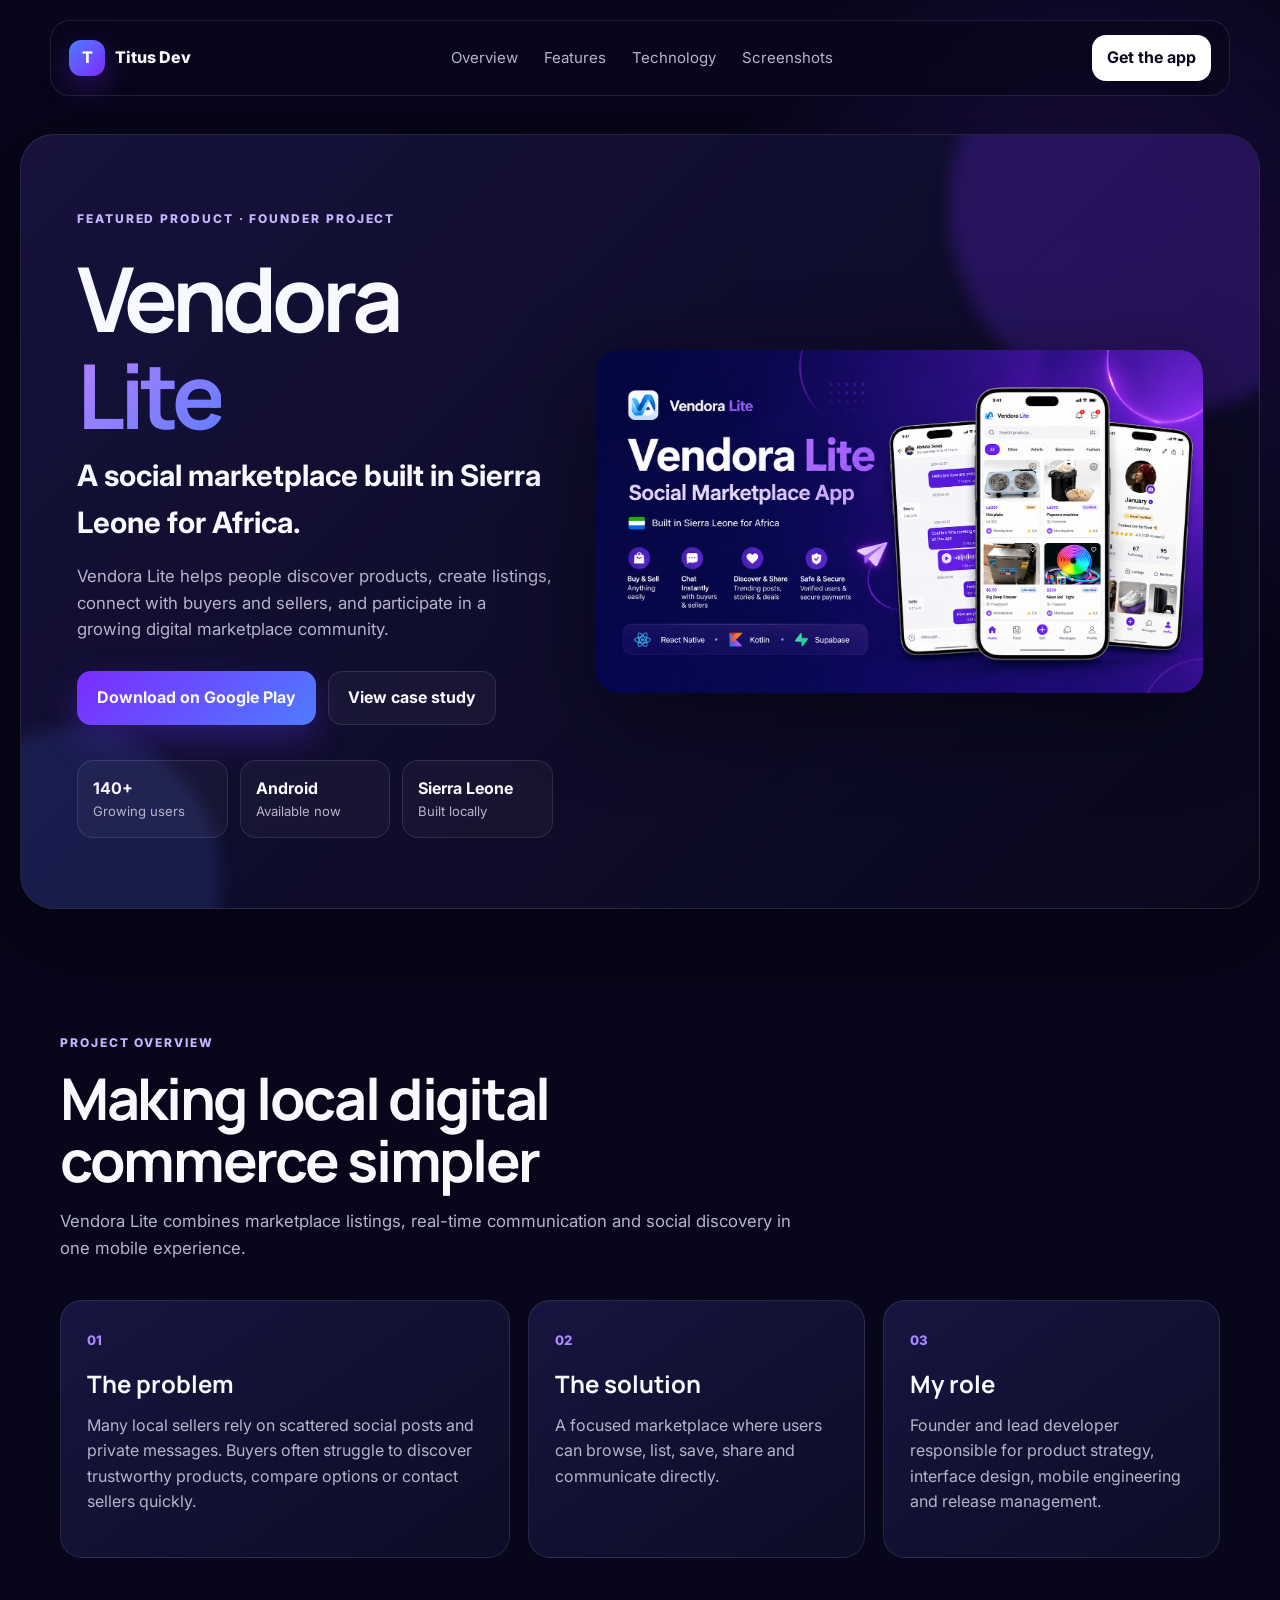
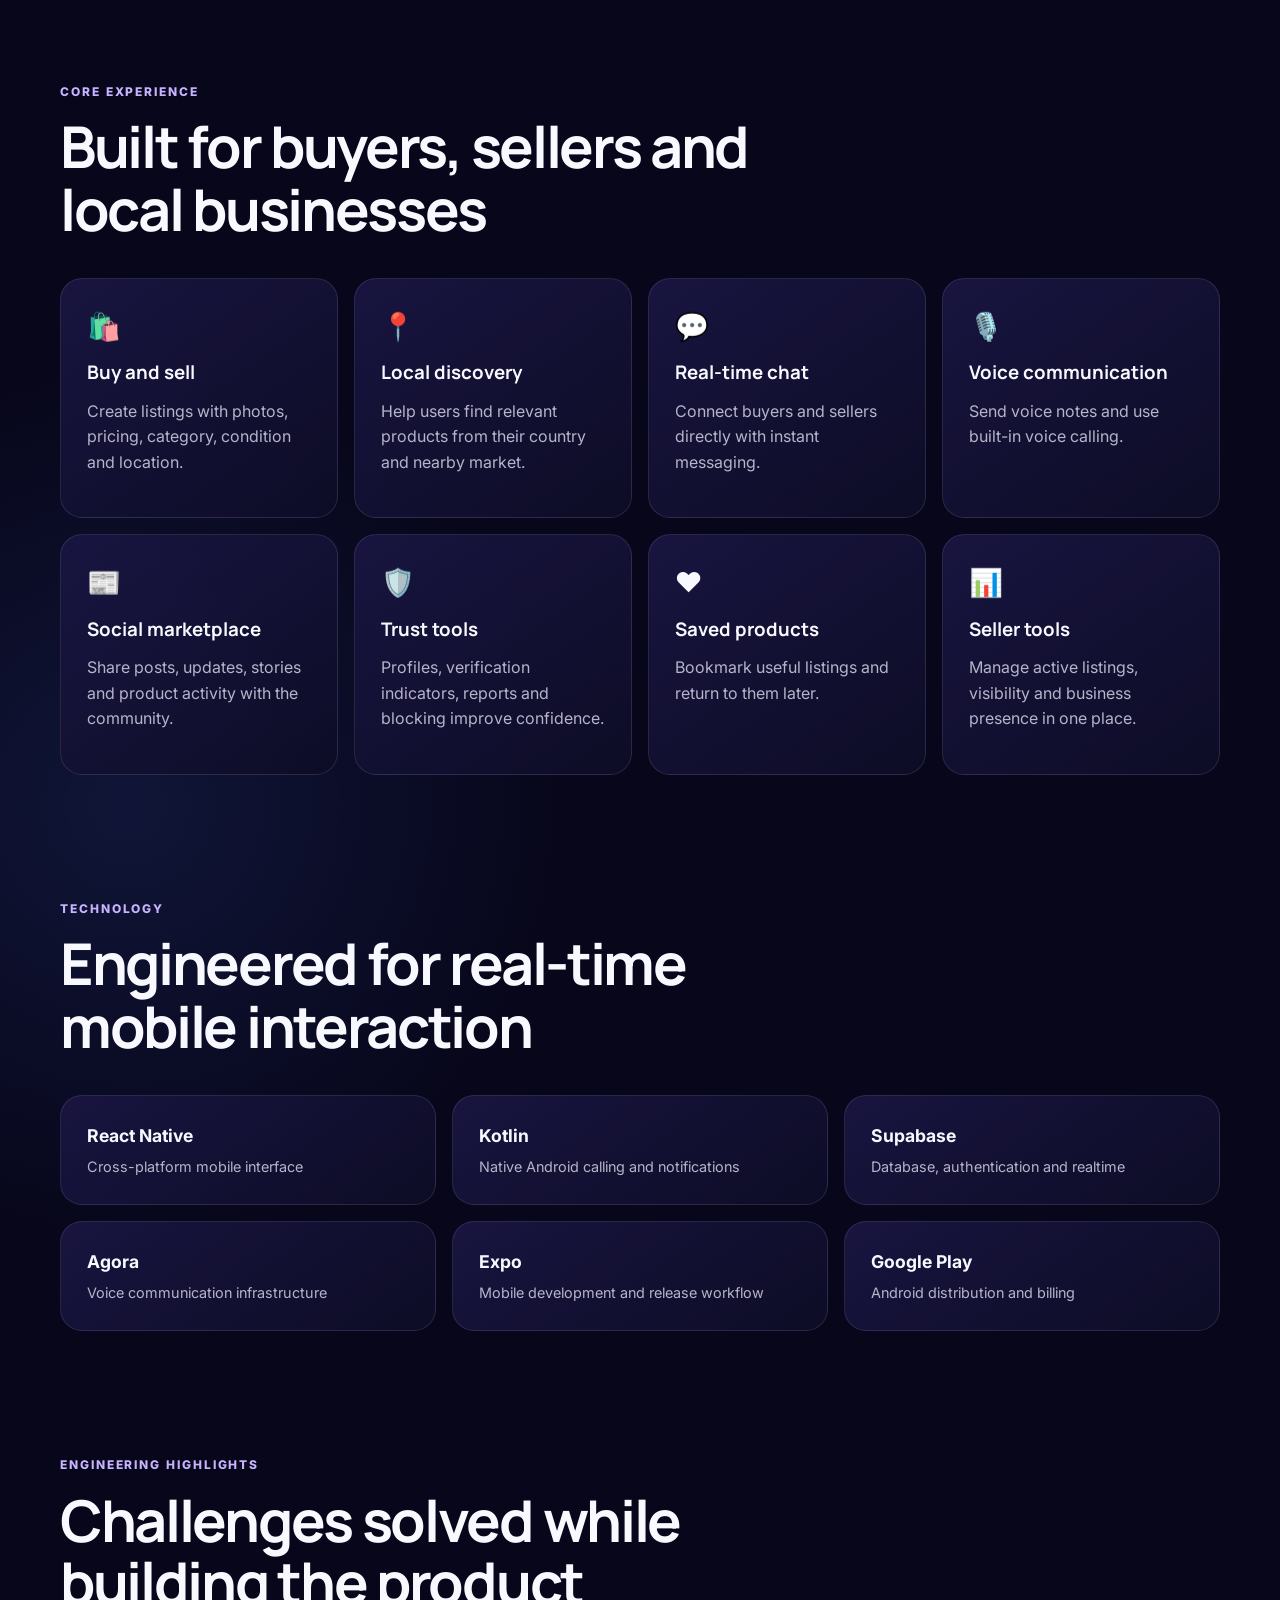
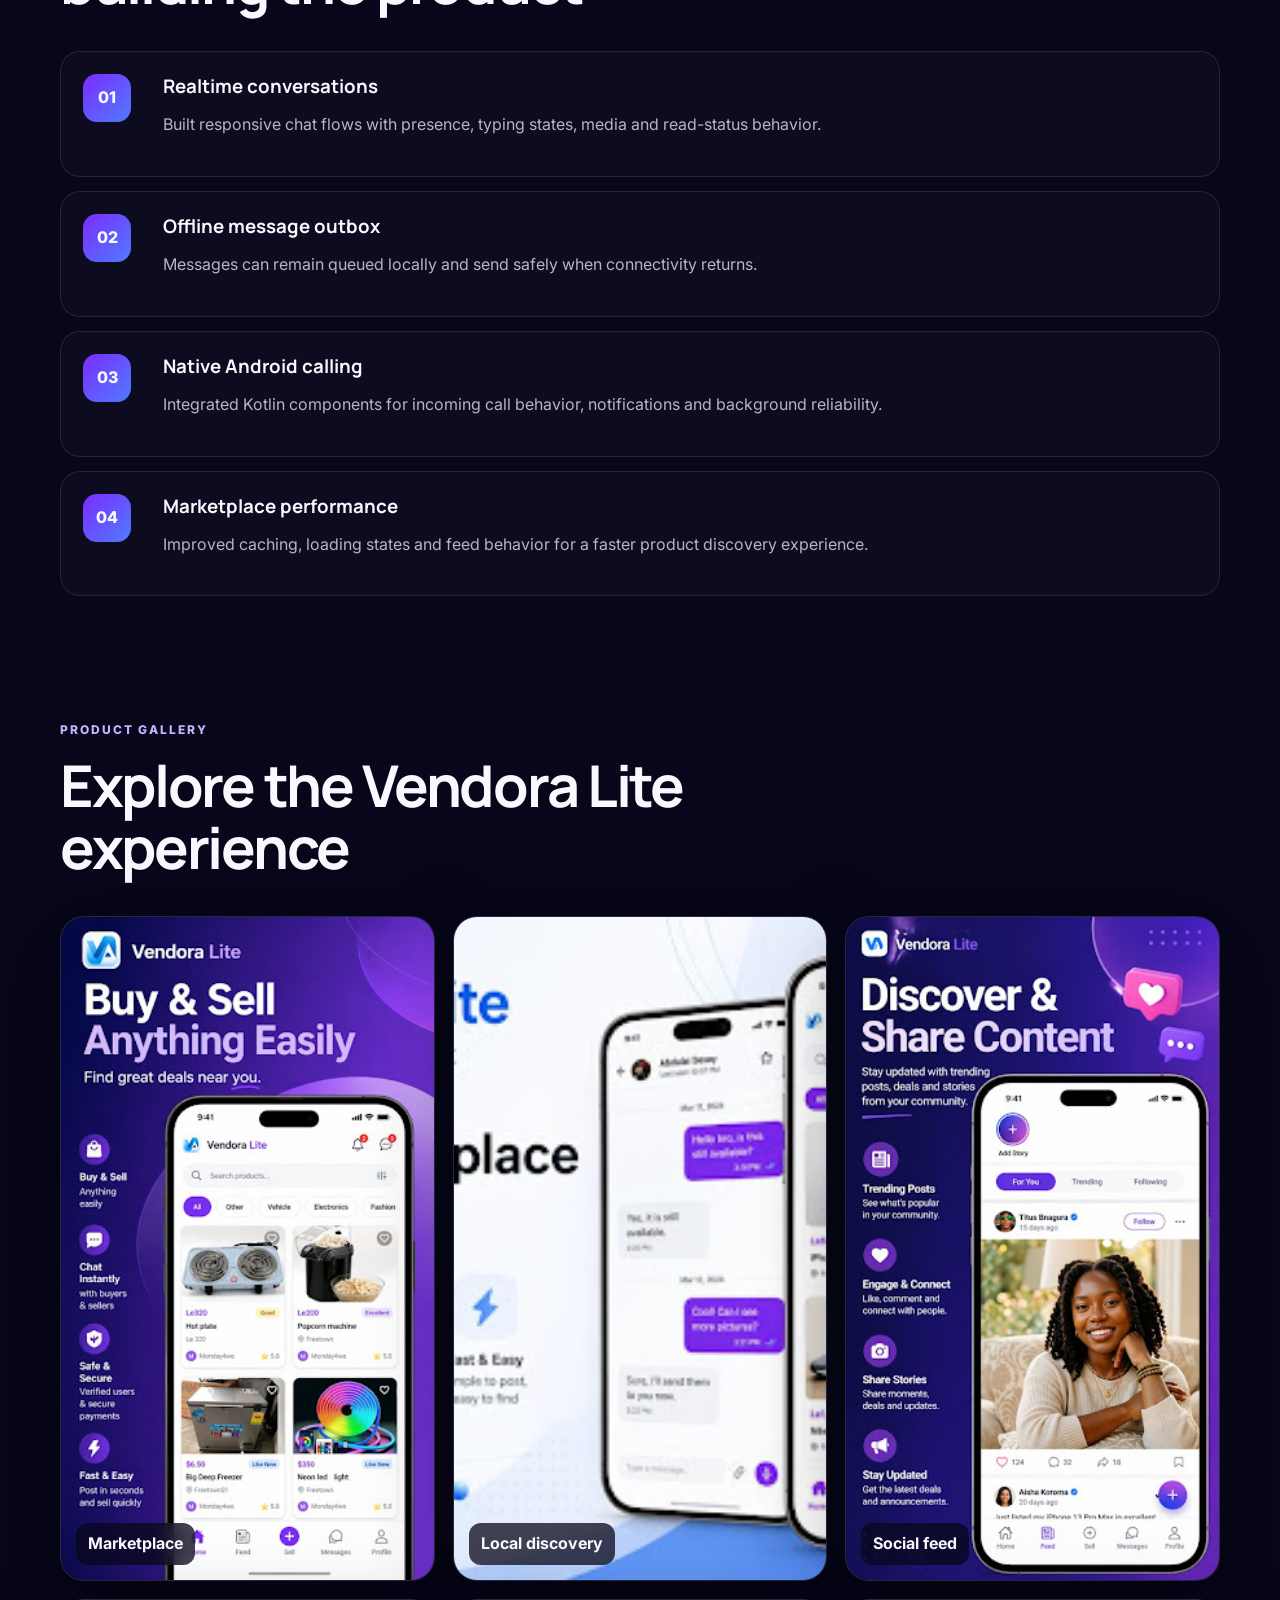
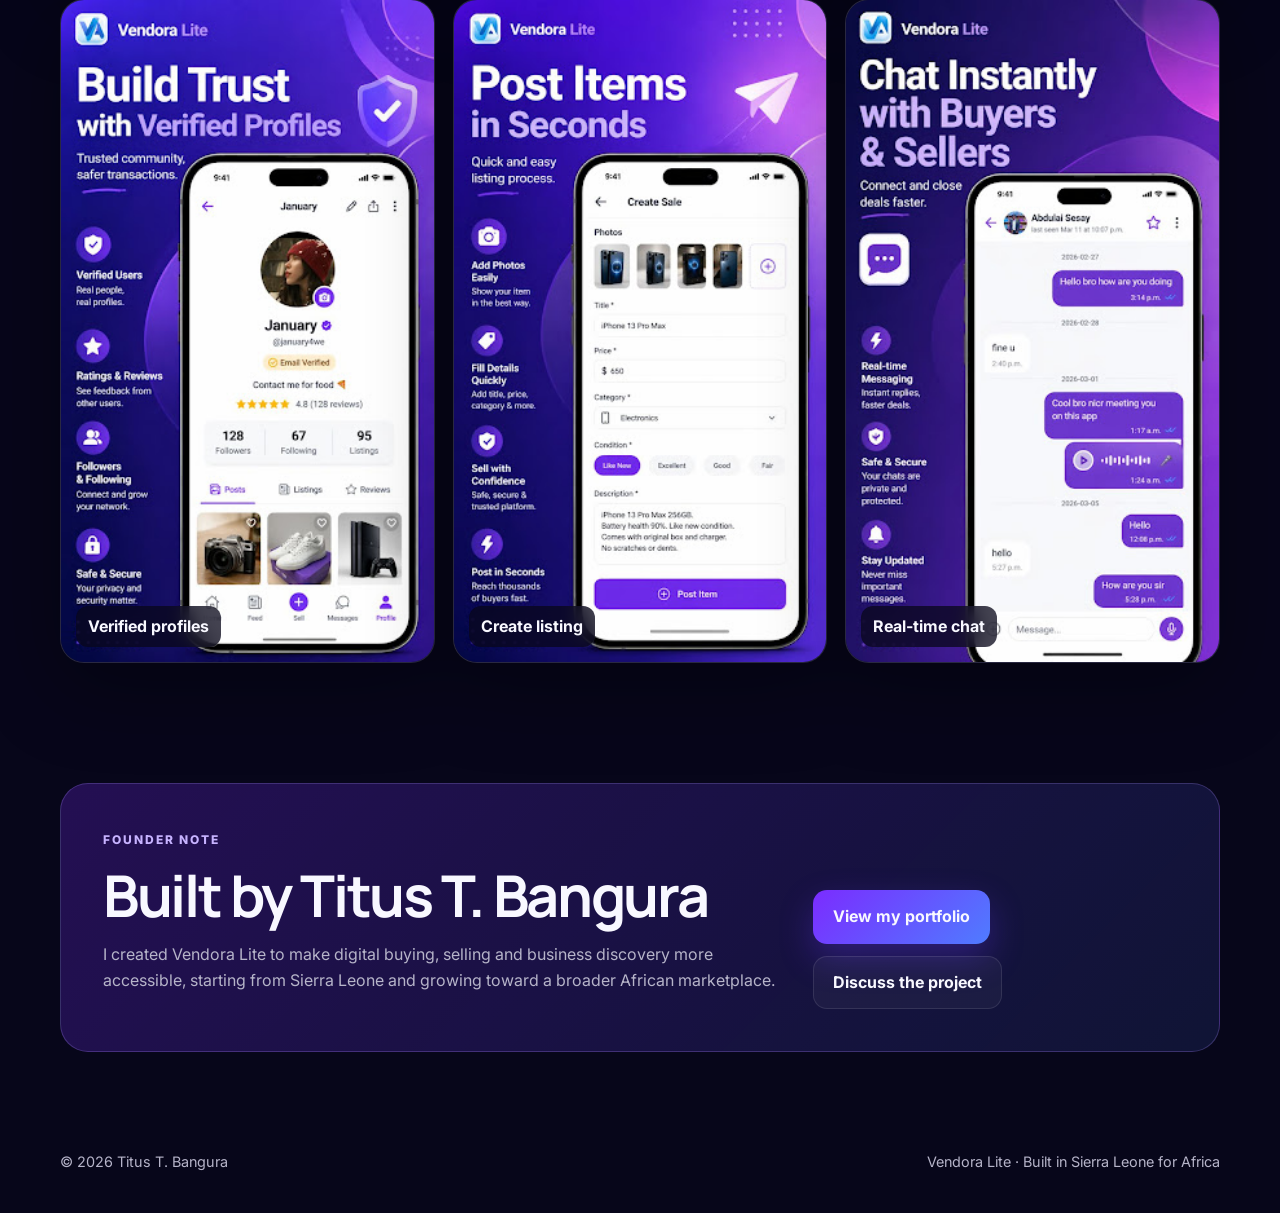
<file: vendora-lite-project-page/index.html>
<!DOCTYPE html>
<html lang="en">
<head>
  <meta charset="UTF-8" />
  <meta name="viewport" content="width=device-width, initial-scale=1.0" />
  <title>Vendora Lite — Social Marketplace App Built in Sierra Leone</title>
  <meta name="description" content="Vendora Lite is a social marketplace app built by Titus T. Bangura in Sierra Leone, helping users buy, sell, chat and connect with buyers, sellers and local businesses." />
  <meta name="author" content="Titus T. Bangura" />
  <link rel="canonical" href="https://titus-dev.me/projects/vendora-lite" />

  <meta property="og:title" content="Vendora Lite — Social Marketplace App" />
  <meta property="og:description" content="A social marketplace built in Sierra Leone for Africa." />
  <meta property="og:type" content="website" />
  <meta property="og:url" content="https://titus-dev.me/projects/vendora-lite" />
  <meta property="og:image" content="https://titus-dev.me/projects/vendora-lite/assets/cover.png" />

  <meta name="twitter:card" content="summary_large_image" />
  <meta name="twitter:title" content="Vendora Lite — Social Marketplace App" />
  <meta name="twitter:description" content="Buy, sell, chat and connect through a marketplace built in Sierra Leone for Africa." />
  <meta name="twitter:image" content="https://titus-dev.me/projects/vendora-lite/assets/cover.png" />

  <link rel="preconnect" href="https://fonts.googleapis.com">
  <link rel="preconnect" href="https://fonts.gstatic.com" crossorigin>
  <link href="https://fonts.googleapis.com/css2?family=Inter:wght@400;500;600;700;800&family=Manrope:wght@600;700;800&display=swap" rel="stylesheet">
  <link rel="stylesheet" href="styles.css" />

  <script type="application/ld+json">
  {
    "@context": "https://schema.org",
    "@type": "SoftwareApplication",
    "name": "Vendora Lite",
    "applicationCategory": "ShoppingApplication",
    "operatingSystem": "Android",
    "description": "Vendora Lite is a social marketplace built in Sierra Leone for Africa.",
    "url": "https://titus-dev.me/projects/vendora-lite",
    "downloadUrl": "https://play.google.com/store/apps/details?id=com.vendora.lite",
    "author": {
      "@type": "Person",
      "name": "Titus T. Bangura",
      "url": "https://titus-dev.me"
    }
  }
  </script>
</head>
<body>
  <header class="site-header">
    <a class="brand" href="https://titus-dev.me" aria-label="Back to Titus portfolio">
      <span class="brand-mark">T</span>
      <span>Titus Dev</span>
    </a>
    <nav aria-label="Page navigation">
      <a href="#overview">Overview</a>
      <a href="#features">Features</a>
      <a href="#technology">Technology</a>
      <a href="#screenshots">Screenshots</a>
    </nav>
    <a class="small-cta" href="https://play.google.com/store/apps/details?id=com.vendora.lite" target="_blank" rel="noopener">Get the app</a>
  </header>

  <main>
    <section class="hero">
      <div class="hero-glow glow-one"></div>
      <div class="hero-glow glow-two"></div>
      <div class="hero-copy">
        <span class="eyebrow">Featured product · Founder project</span>
        <h1>Vendora <span>Lite</span></h1>
        <p class="hero-lead">A social marketplace built in Sierra Leone for Africa.</p>
        <p class="hero-text">Vendora Lite helps people discover products, create listings, connect with buyers and sellers, and participate in a growing digital marketplace community.</p>
        <div class="hero-actions">
          <a class="primary-btn" href="https://play.google.com/store/apps/details?id=com.vendora.lite" target="_blank" rel="noopener">Download on Google Play</a>
          <a class="secondary-btn" href="#overview">View case study</a>
        </div>
        <div class="hero-meta">
          <div><strong>140+</strong><span>Growing users</span></div>
          <div><strong>Android</strong><span>Available now</span></div>
          <div><strong>Sierra Leone</strong><span>Built locally</span></div>
        </div>
      </div>
      <div class="hero-media">
        <img src="assets/cover.png" alt="Vendora Lite marketplace app shown across multiple mobile screens" />
      </div>
    </section>

    <section class="section" id="overview">
      <div class="section-heading">
        <span class="eyebrow">Project overview</span>
        <h2>Making local digital commerce simpler</h2>
        <p>Vendora Lite combines marketplace listings, real-time communication and social discovery in one mobile experience.</p>
      </div>
      <div class="overview-grid">
        <article class="feature-card large-card">
          <span class="card-number">01</span>
          <h3>The problem</h3>
          <p>Many local sellers rely on scattered social posts and private messages. Buyers often struggle to discover trustworthy products, compare options or contact sellers quickly.</p>
        </article>
        <article class="feature-card">
          <span class="card-number">02</span>
          <h3>The solution</h3>
          <p>A focused marketplace where users can browse, list, save, share and communicate directly.</p>
        </article>
        <article class="feature-card">
          <span class="card-number">03</span>
          <h3>My role</h3>
          <p>Founder and lead developer responsible for product strategy, interface design, mobile engineering and release management.</p>
        </article>
      </div>
    </section>

    <section class="section feature-section" id="features">
      <div class="section-heading">
        <span class="eyebrow">Core experience</span>
        <h2>Built for buyers, sellers and local businesses</h2>
      </div>
      <div class="feature-grid">
        <article><span>🛍️</span><h3>Buy and sell</h3><p>Create listings with photos, pricing, category, condition and location.</p></article>
        <article><span>📍</span><h3>Local discovery</h3><p>Help users find relevant products from their country and nearby market.</p></article>
        <article><span>💬</span><h3>Real-time chat</h3><p>Connect buyers and sellers directly with instant messaging.</p></article>
        <article><span>🎙️</span><h3>Voice communication</h3><p>Send voice notes and use built-in voice calling.</p></article>
        <article><span>📰</span><h3>Social marketplace</h3><p>Share posts, updates, stories and product activity with the community.</p></article>
        <article><span>🛡️</span><h3>Trust tools</h3><p>Profiles, verification indicators, reports and blocking improve confidence.</p></article>
        <article><span>❤️</span><h3>Saved products</h3><p>Bookmark useful listings and return to them later.</p></article>
        <article><span>📊</span><h3>Seller tools</h3><p>Manage active listings, visibility and business presence in one place.</p></article>
      </div>
    </section>

    <section class="section tech-section" id="technology">
      <div class="section-heading">
        <span class="eyebrow">Technology</span>
        <h2>Engineered for real-time mobile interaction</h2>
      </div>
      <div class="tech-grid">
        <div><strong>React Native</strong><span>Cross-platform mobile interface</span></div>
        <div><strong>Kotlin</strong><span>Native Android calling and notifications</span></div>
        <div><strong>Supabase</strong><span>Database, authentication and realtime</span></div>
        <div><strong>Agora</strong><span>Voice communication infrastructure</span></div>
        <div><strong>Expo</strong><span>Mobile development and release workflow</span></div>
        <div><strong>Google Play</strong><span>Android distribution and billing</span></div>
      </div>
    </section>

    <section class="section challenge-section">
      <div class="section-heading">
        <span class="eyebrow">Engineering highlights</span>
        <h2>Challenges solved while building the product</h2>
      </div>
      <div class="timeline">
        <article><span>01</span><div><h3>Realtime conversations</h3><p>Built responsive chat flows with presence, typing states, media and read-status behavior.</p></div></article>
        <article><span>02</span><div><h3>Offline message outbox</h3><p>Messages can remain queued locally and send safely when connectivity returns.</p></div></article>
        <article><span>03</span><div><h3>Native Android calling</h3><p>Integrated Kotlin components for incoming call behavior, notifications and background reliability.</p></div></article>
        <article><span>04</span><div><h3>Marketplace performance</h3><p>Improved caching, loading states and feed behavior for a faster product discovery experience.</p></div></article>
      </div>
    </section>

    <section class="section" id="screenshots">
      <div class="section-heading">
        <span class="eyebrow">Product gallery</span>
        <h2>Explore the Vendora Lite experience</h2>
      </div>
      <div class="gallery">
        <figure><img src="assets/market.jpg" alt="Vendora Lite marketplace product feed" loading="lazy"><figcaption>Marketplace</figcaption></figure>
        <figure><img src="assets/local-marketplace.jpg" alt="Vendora Lite local marketplace overview" loading="lazy"><figcaption>Local discovery</figcaption></figure>
        <figure><img src="assets/social-feed.jpg" alt="Vendora Lite social content feed" loading="lazy"><figcaption>Social feed</figcaption></figure>
        <figure><img src="assets/verified-profile.jpg" alt="Vendora Lite verified user profile" loading="lazy"><figcaption>Verified profiles</figcaption></figure>
        <figure><img src="assets/create-listing.jpg" alt="Vendora Lite create listing screen" loading="lazy"><figcaption>Create listing</figcaption></figure>
        <figure><img src="assets/chat.jpg" alt="Vendora Lite buyer and seller chat" loading="lazy"><figcaption>Real-time chat</figcaption></figure>
      </div>
    </section>

    <section class="founder-section">
      <div>
        <span class="eyebrow">Founder note</span>
        <h2>Built by Titus T. Bangura</h2>
        <p>I created Vendora Lite to make digital buying, selling and business discovery more accessible, starting from Sierra Leone and growing toward a broader African marketplace.</p>
      </div>
      <div class="founder-actions">
        <a class="primary-btn" href="https://titus-dev.me" target="_blank" rel="noopener">View my portfolio</a>
        <a class="secondary-btn" href="mailto:contact@titus-dev.me">Discuss the project</a>
      </div>
    </section>
  </main>

  <footer>
    <span>© <span id="year"></span> Titus T. Bangura</span>
    <span>Vendora Lite · Built in Sierra Leone for Africa</span>
  </footer>

  <script src="script.js"></script>
</body>
</html>
</file>
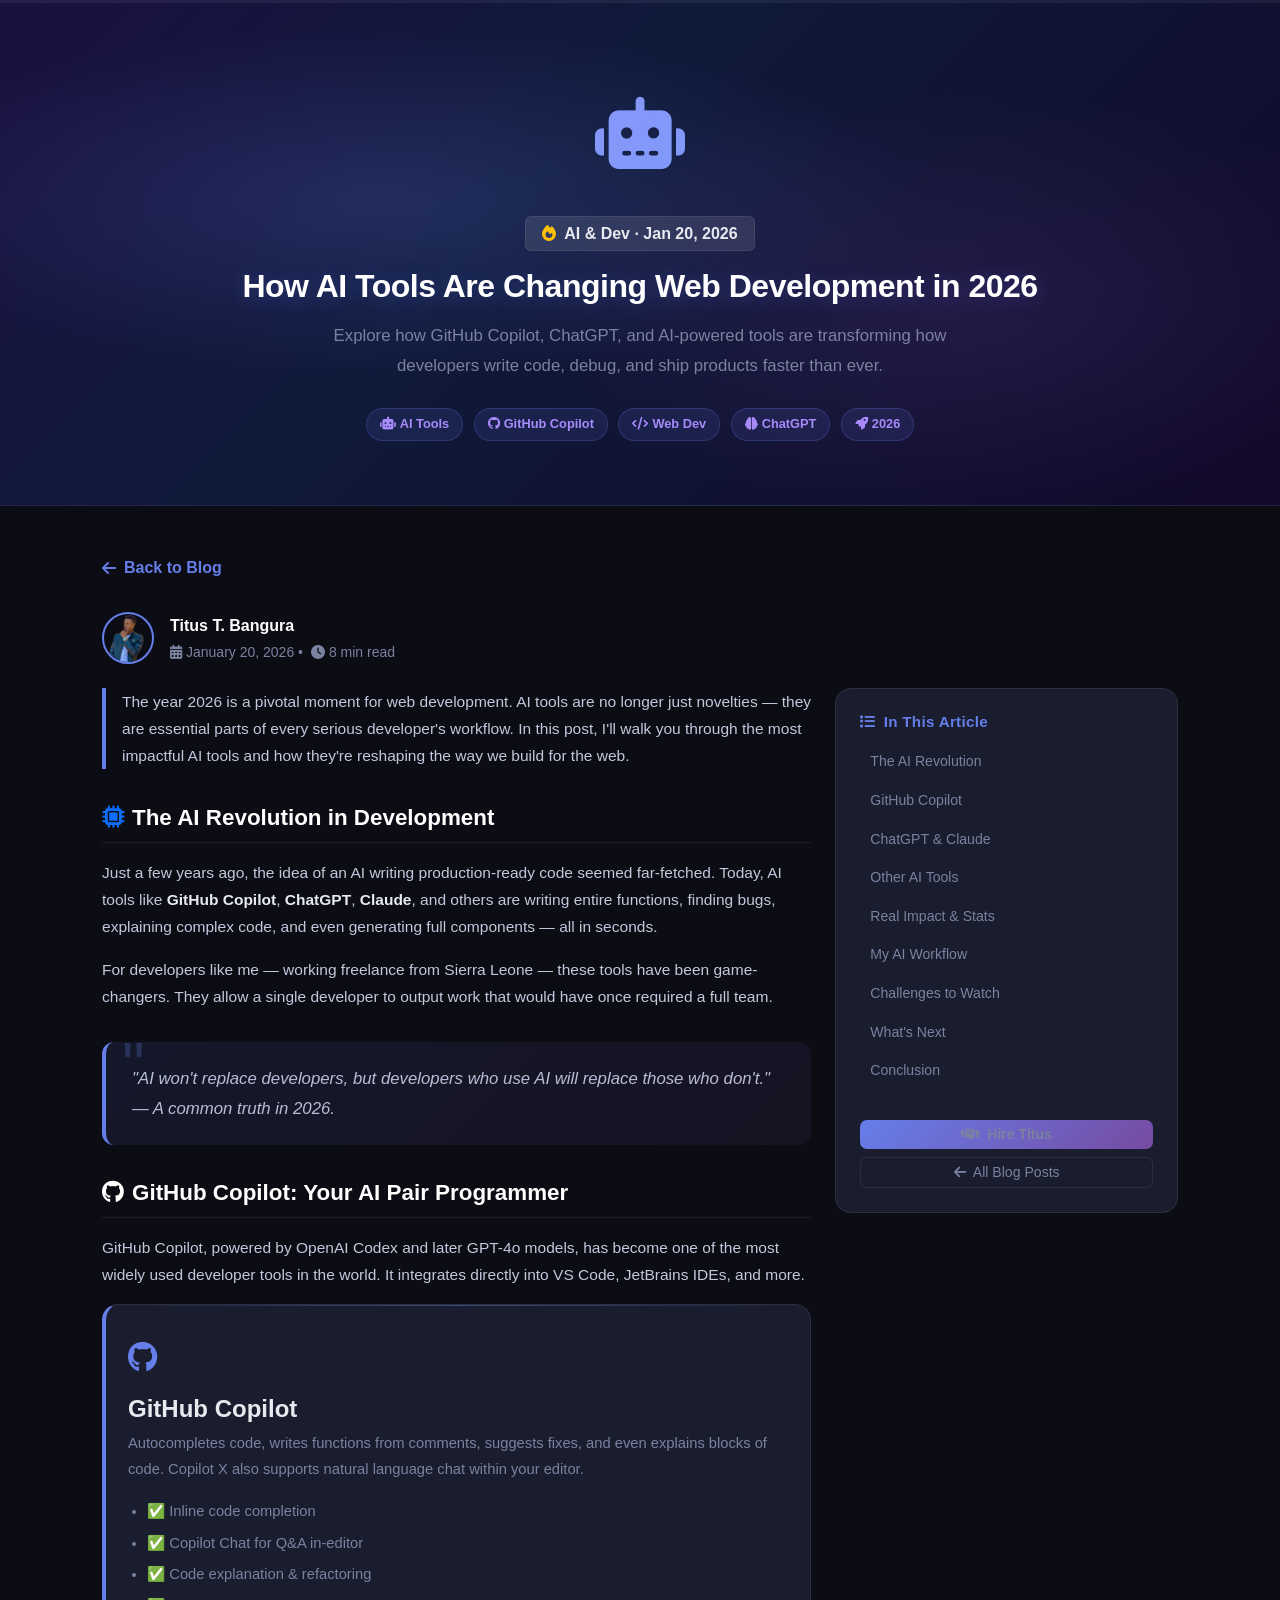
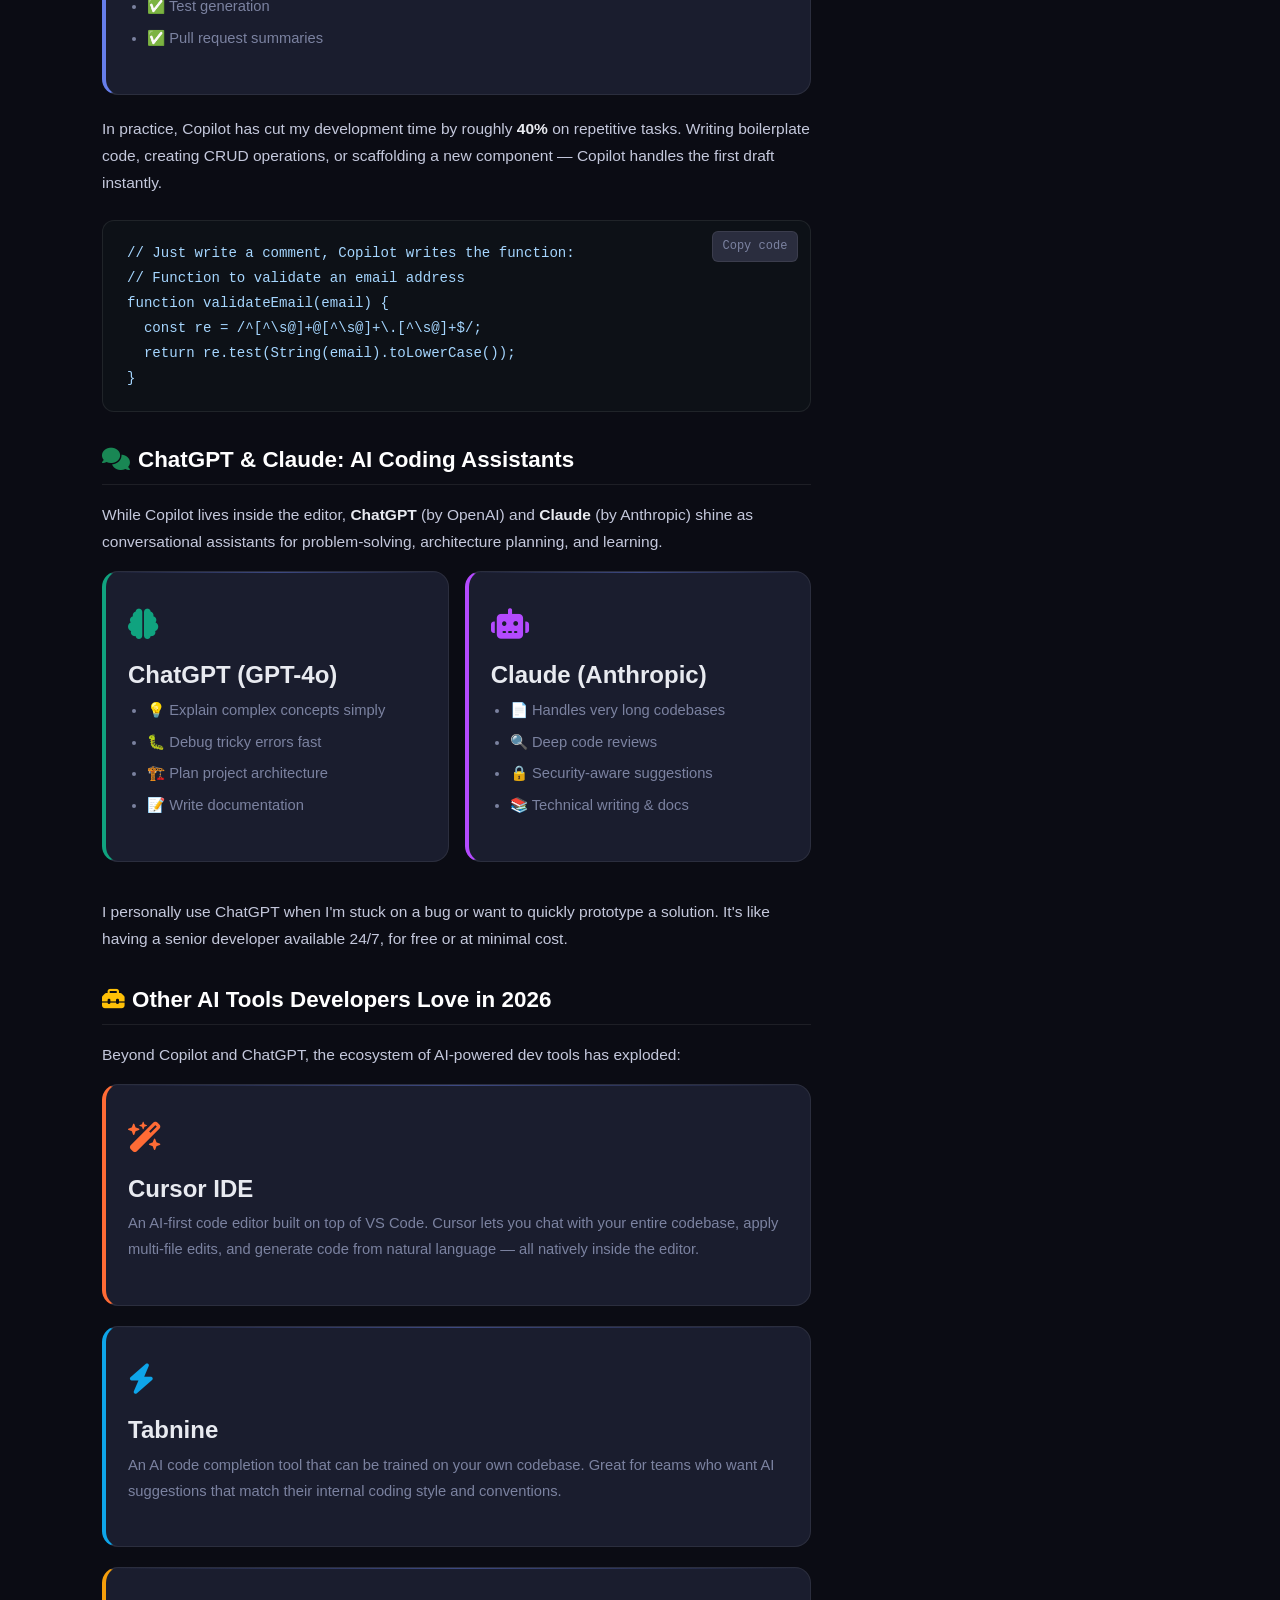
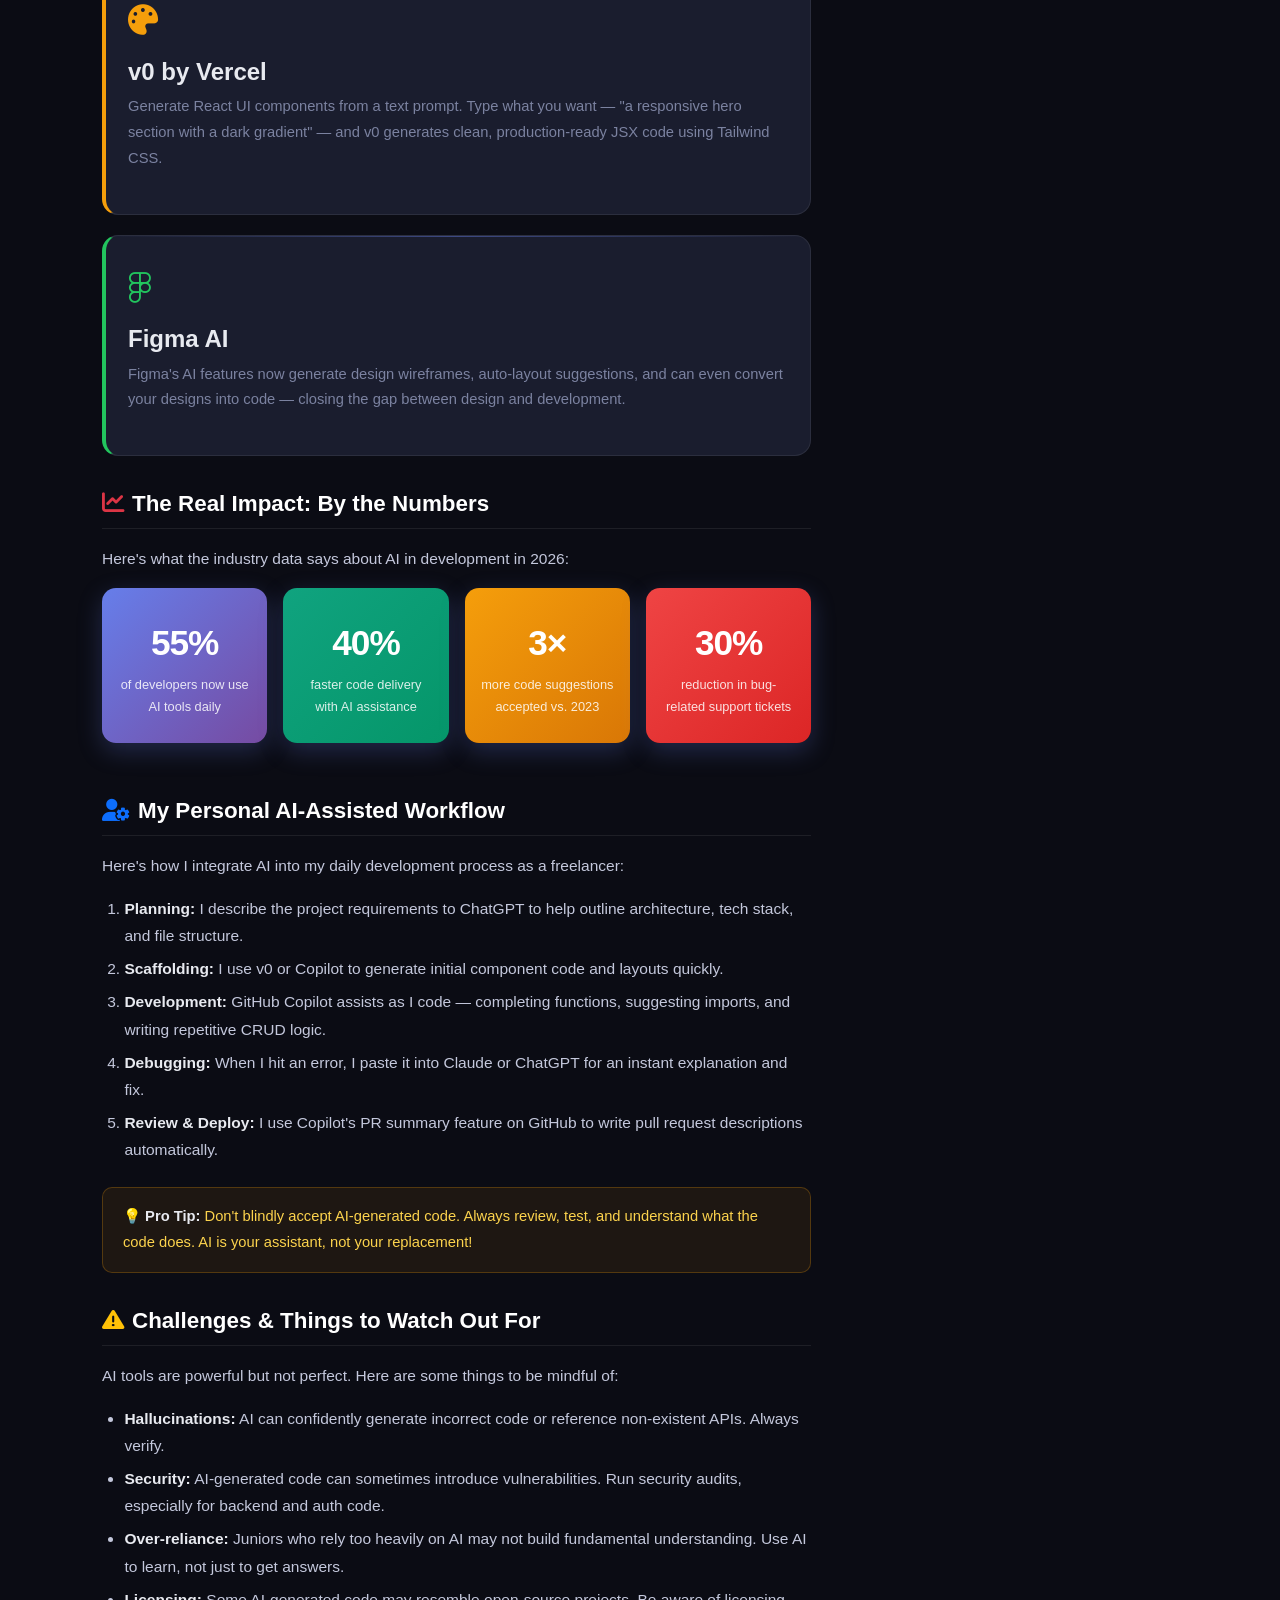
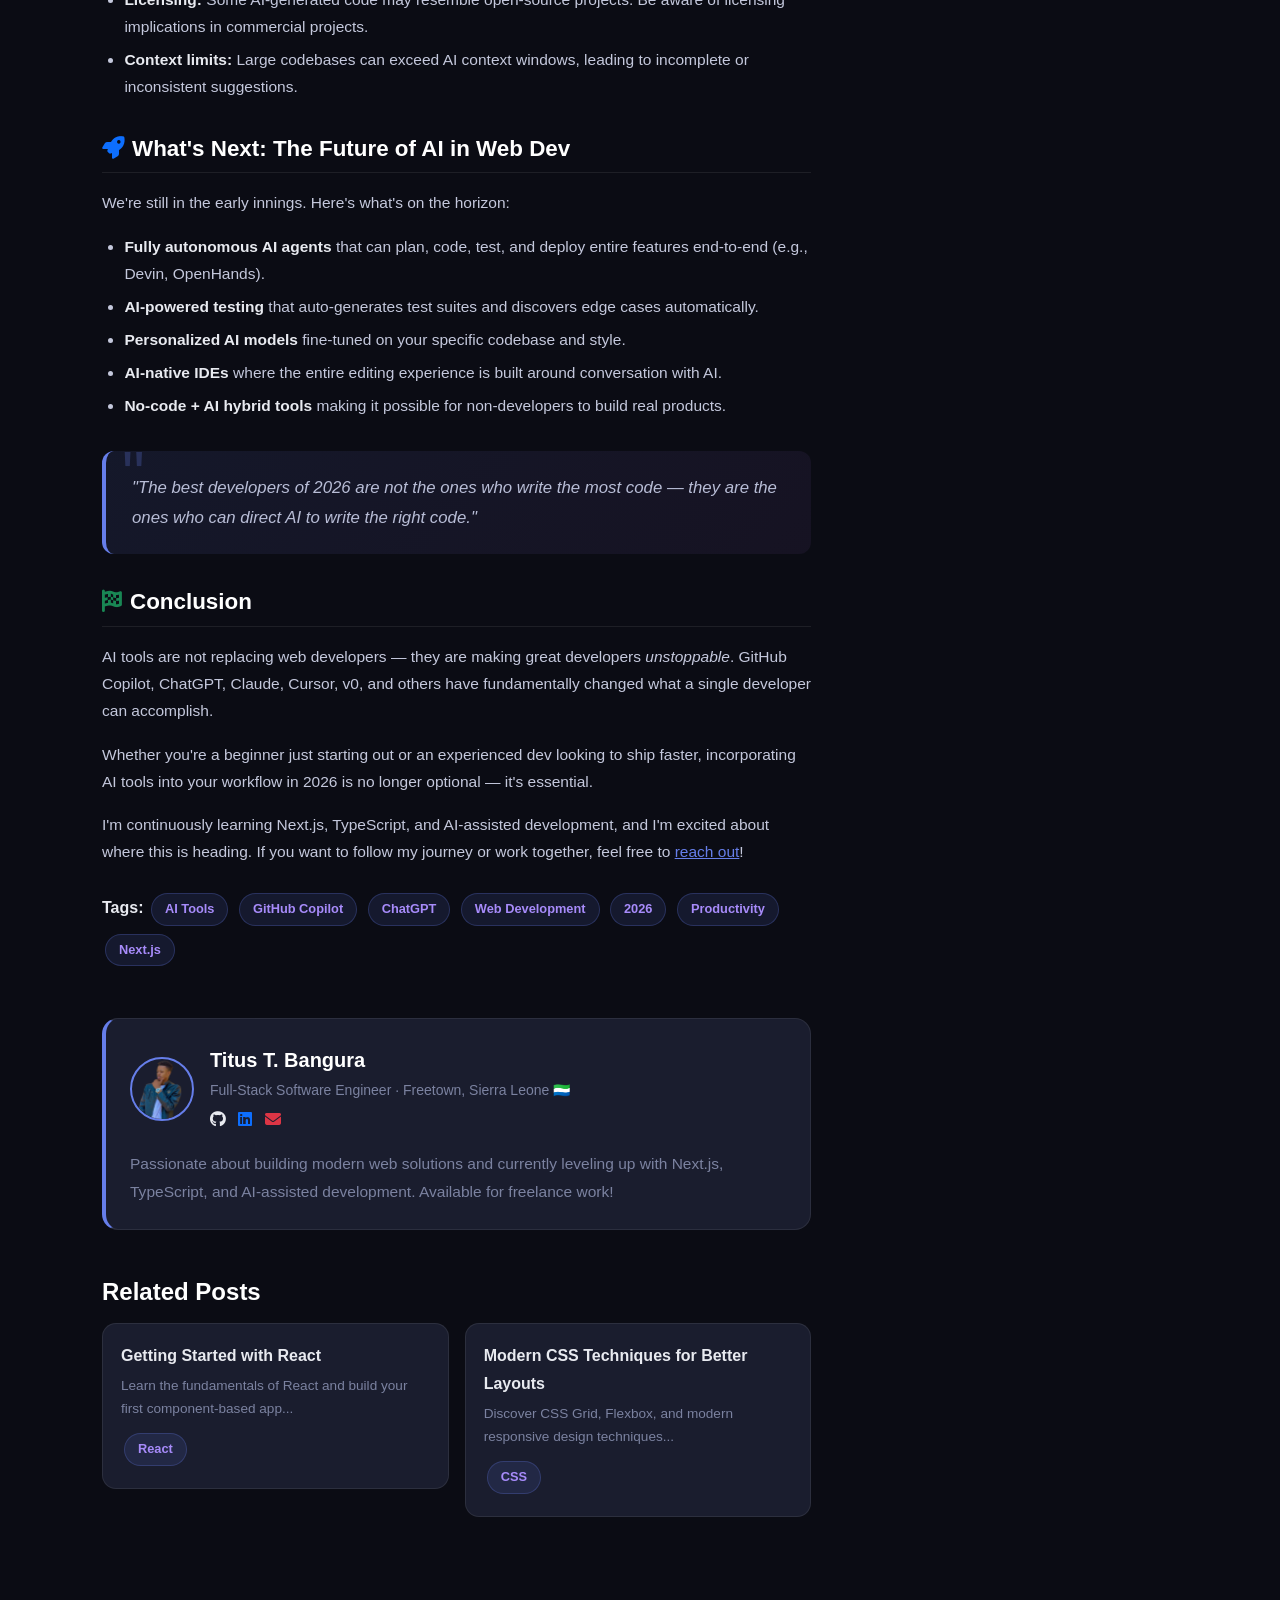
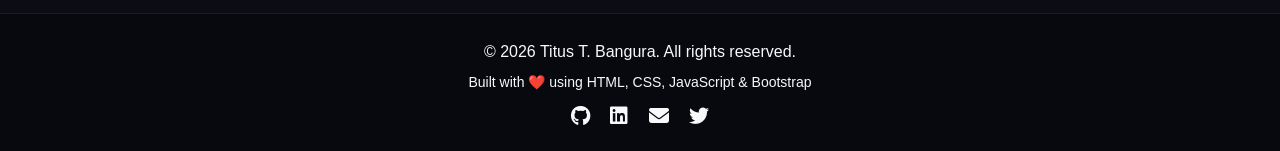
<file: ai-tools-2026.html>
<!DOCTYPE html>
<html lang="en">

<head>
    <meta charset="UTF-8">
    <meta name="viewport" content="width=device-width, initial-scale=1.0">
    <title>How AI Tools Are Changing Web Development in 2026 | Titus T. Bangura</title>
    <meta name="description"
        content="Explore how GitHub Copilot, ChatGPT, and AI-powered tools are transforming how developers write code, debug, and ship products faster than ever.">
    <link href="https://cdn.jsdelivr.net/npm/bootstrap@5.3.3/dist/css/bootstrap.min.css" rel="stylesheet">
    <link rel="stylesheet" href="https://cdnjs.cloudflare.com/ajax/libs/font-awesome/6.5.0/css/all.min.css">
    <style>
        /* ── Global dark base ── */
        *,
        *::before,
        *::after {
            box-sizing: border-box;
        }

        :root {
            --bg: #0b0c14;
            --surface: #12141f;
            --surface2: #1a1d2e;
            --border: rgba(255, 255, 255, 0.08);
            --accent: #667eea;
            --accent2: #764ba2;
            --text: #e8eaf0;
            --muted: #7b82a0;
            --subtle: #2a2d3e;
        }

        body {
            background: var(--bg);
            color: var(--text);
            font-family: 'Segoe UI', 'Inter', -apple-system, sans-serif;
            line-height: 1.75;
        }

        /* ── Bootstrap overrides ── */
        .card {
            background: var(--surface2) !important;
            border: 1px solid var(--border) !important;
            color: var(--text) !important;
        }

        .text-dark {
            color: var(--text) !important;
        }

        .text-muted {
            color: var(--muted) !important;
        }

        .btn-outline-secondary {
            color: var(--muted);
            border-color: var(--border);
        }

        .btn-outline-secondary:hover {
            background: var(--subtle);
            color: var(--text);
            border-color: var(--accent);
        }

        hr {
            border-color: var(--border);
        }

        /* ── Reading progress ── */
        .reading-progress {
            position: fixed;
            top: 0;
            left: 0;
            width: 100%;
            height: 3px;
            z-index: 9999;
            background: rgba(255, 255, 255, 0.06);
        }

        .progress-bar {
            height: 100%;
            width: 0;
            background: linear-gradient(90deg, var(--accent), var(--accent2));
            transition: width 0.1s linear;
        }

        /* ── Hero ── */
        .ai-hero {
            background: linear-gradient(135deg, #1a1040 0%, #0f1a3a 40%, #12082a 100%);
            border-bottom: 1px solid var(--border);
            padding: 72px 20px 60px;
            text-align: center;
            color: var(--text);
            position: relative;
            overflow: hidden;
            margin-bottom: 48px;
        }

        .ai-hero::before {
            content: '';
            position: absolute;
            inset: 0;
            background:
                radial-gradient(ellipse 60% 50% at 30% 40%, rgba(102, 126, 234, 0.2) 0%, transparent 70%),
                radial-gradient(ellipse 50% 60% at 75% 60%, rgba(118, 75, 162, 0.18) 0%, transparent 70%);
            pointer-events: none;
        }

        .ai-hero>* {
            position: relative;
            z-index: 1;
        }

        .ai-hero .hero-icon {
            font-size: 4.5rem;
            margin-bottom: 18px;
            display: block;
            background: linear-gradient(135deg, #a78bfa, #60a5fa);
            -webkit-background-clip: text;
            -webkit-text-fill-color: transparent;
            background-clip: text;
            animation: pulse 2.5s ease-in-out infinite;
        }

        .ai-hero h1 {
            font-size: clamp(1.6rem, 4vw, 2.4rem);
            font-weight: 800;
            letter-spacing: -0.5px;
            color: #fff;
            text-shadow: 0 2px 20px rgba(102, 126, 234, 0.3);
        }

        .ai-hero .lead {
            color: var(--muted);
            font-size: 1.05rem;
        }

        @keyframes pulse {

            0%,
            100% {
                transform: scale(1);
                opacity: 1;
            }

            50% {
                transform: scale(1.07);
                opacity: 0.85;
            }
        }

        /* ── Tag chips ── */
        .tag-chip {
            display: inline-block;
            background: rgba(102, 126, 234, 0.12);
            color: #a78bfa;
            border: 1px solid rgba(102, 126, 234, 0.25);
            border-radius: 20px;
            padding: 4px 13px;
            font-size: 0.8rem;
            font-weight: 600;
            margin: 4px 3px;
            transition: background 0.2s;
        }

        .tag-chip:hover {
            background: rgba(102, 126, 234, 0.22);
        }

        .ai-hero .badge.bg-light {
            background: rgba(255, 255, 255, 0.1) !important;
            color: var(--text) !important;
            border: 1px solid var(--border);
        }

        /* ── Back link ── */
        .back-link {
            display: inline-flex;
            align-items: center;
            gap: 8px;
            color: var(--accent);
            font-weight: 600;
            text-decoration: none;
            margin-bottom: 30px;
            transition: gap 0.2s, color 0.2s;
        }

        .back-link:hover {
            gap: 14px;
            color: #a78bfa;
        }

        /* ── Article content ── */
        .article-content h2 {
            font-size: 1.4rem;
            font-weight: 800;
            color: #fff;
            margin: 2.2rem 0 1rem;
            padding-bottom: 10px;
            border-bottom: 1px solid var(--border);
        }

        .article-content p,
        .article-content li {
            color: #c4c8dc;
            font-size: 0.97rem;
        }

        .article-content strong {
            color: var(--text);
        }

        .article-content a {
            color: var(--accent);
        }

        .article-content a:hover {
            color: #a78bfa;
        }

        .article-content ol,
        .article-content ul {
            padding-left: 1.4rem;
        }

        .article-content li {
            margin-bottom: 6px;
        }

        .subtitle {
            font-size: 1.05rem;
            color: var(--muted);
            border-left: 4px solid var(--accent);
            padding-left: 16px;
            margin-bottom: 2rem;
        }

        /* ── Tool cards ── */
        .tool-card {
            background: var(--surface2);
            border: 1px solid var(--border);
            border-left: 4px solid var(--accent);
            border-radius: 16px;
            padding: 26px 22px;
            margin-bottom: 20px;
            transition: transform 0.2s, box-shadow 0.2s, border-color 0.2s;
            position: relative;
            overflow: hidden;
        }

        .tool-card::before {
            content: '';
            position: absolute;
            top: 0;
            left: 0;
            right: 0;
            height: 1px;
            background: linear-gradient(90deg, transparent, rgba(102, 126, 234, 0.45), transparent);
        }

        .tool-card:hover {
            transform: translateY(-4px);
            box-shadow: 0 12px 40px rgba(0, 0, 0, 0.4);
            border-color: rgba(167, 139, 250, 0.4);
        }

        .tool-card .tool-icon {
            font-size: 1.9rem;
            margin-bottom: 10px;
            color: var(--accent);
        }

        .tool-card h4 {
            font-weight: 700;
            color: var(--text);
            margin-bottom: 8px;
        }

        .tool-card p,
        .tool-card li {
            color: var(--muted);
            font-size: 0.92rem;
        }

        .tool-card ul {
            padding-left: 1.2rem;
        }

        /* ── Quote block ── */
        .quote-block {
            background: linear-gradient(135deg, rgba(102, 126, 234, 0.1), rgba(118, 75, 162, 0.1));
            border-left: 4px solid var(--accent);
            border-radius: 12px;
            padding: 22px 26px;
            margin: 32px 0;
            font-style: italic;
            font-size: 1.05rem;
            color: #b8bdd6;
            position: relative;
        }

        .quote-block::before {
            content: '"';
            position: absolute;
            top: -8px;
            left: 16px;
            font-size: 4rem;
            color: var(--accent);
            opacity: 0.25;
            font-style: normal;
            line-height: 1;
        }

        /* ── Highlight tip ── */
        .highlight {
            background: rgba(245, 158, 11, 0.08);
            border: 1px solid rgba(245, 158, 11, 0.25);
            border-radius: 10px;
            padding: 16px 20px;
            color: #fcd34d;
            font-size: 0.92rem;
            margin: 24px 0;
        }

        /* ── Code block ── */
        .code-example {
            background: #0d1117;
            border: 1px solid var(--border);
            border-radius: 12px;
            overflow: hidden;
            margin: 24px 0;
            position: relative;
        }

        .code-example pre {
            margin: 0;
            padding: 20px 24px;
            overflow-x: auto;
        }

        .code-example code {
            color: #a5d6ff;
            font-family: 'Fira Code', 'Cascadia Code', monospace;
            font-size: 0.88rem;
            line-height: 1.7;
        }

        .copy-button {
            position: absolute;
            top: 10px;
            right: 12px;
            background: var(--subtle);
            color: var(--muted);
            border: 1px solid var(--border);
            border-radius: 6px;
            padding: 4px 10px;
            font-size: 0.75rem;
            cursor: pointer;
            transition: background 0.2s, color 0.2s;
        }

        .copy-button:hover {
            background: var(--accent);
            color: #fff;
        }

        /* ── Stat boxes ── */
        .stat-box {
            background: linear-gradient(135deg, var(--accent), var(--accent2));
            color: #fff;
            border-radius: 14px;
            padding: 24px 16px;
            text-align: center;
            margin-bottom: 20px;
            box-shadow: 0 8px 24px rgba(102, 126, 234, 0.25);
        }

        .stat-box .stat-num {
            font-size: 2.2rem;
            font-weight: 900;
            letter-spacing: -1px;
        }

        .stat-box .small {
            opacity: 0.85;
            font-size: 0.8rem;
        }

        /* ── TOC sidebar ── */
        .toc-sidebar {
            background: var(--surface2);
            border: 1px solid var(--border);
            border-radius: 16px;
            padding: 24px;
            position: sticky;
            top: 24px;
        }

        .toc-sidebar h5 {
            font-weight: 700;
            color: var(--accent);
            margin-bottom: 14px;
            font-size: 0.95rem;
            letter-spacing: 0.3px;
        }

        .toc-sidebar ul {
            padding-left: 0;
            list-style: none;
        }

        .toc-sidebar li {
            margin-bottom: 6px;
        }

        .toc-sidebar a {
            color: var(--muted);
            text-decoration: none;
            font-size: 0.88rem;
            display: block;
            padding: 4px 10px;
            border-radius: 7px;
            transition: background 0.15s, color 0.15s;
        }

        .toc-sidebar a:hover,
        .toc-sidebar a.active {
            background: rgba(102, 126, 234, 0.12);
            color: #a78bfa;
            font-weight: 600;
        }

        .btn-primary {
            background: linear-gradient(135deg, var(--accent), var(--accent2)) !important;
            border: none !important;
            font-weight: 600;
        }

        .btn-primary:hover {
            opacity: 0.9;
        }

        /* ── Author meta / avatar ── */
        .author-meta img {
            border: 2px solid var(--accent) !important;
        }

        /* ── Related posts cards ── */
        .related-card {
            background: var(--surface2);
            border: 1px solid var(--border);
            border-radius: 14px;
            padding: 18px;
            transition: transform 0.2s, border-color 0.2s;
            text-decoration: none !important;
            display: block;
        }

        .related-card:hover {
            transform: translateY(-4px);
            border-color: rgba(102, 126, 234, 0.4);
        }

        .related-card .fw-bold {
            color: var(--text);
        }

        .related-card .text-muted {
            color: var(--muted) !important;
            font-size: 0.85rem;
        }

        /* ── Footer ── */
        footer.bg-dark {
            background: #08090f !important;
            border-top: 1px solid var(--border) !important;
        }

        footer a {
            transition: color 0.2s;
        }

        footer a:hover {
            color: #a78bfa !important;
        }

        /* ── Back to top ── */
        #back-to-top {
            background: linear-gradient(135deg, var(--accent), var(--accent2)) !important;
            border: none !important;
        }
    </style>
</head>

<body>

    <!-- Reading Progress Bar -->
    <div class="reading-progress">
        <div class="progress-bar" id="progress-bar"></div>
    </div>

    <!-- AI Hero Banner -->
    <div class="ai-hero">
        <div class="hero-icon"><i class="fa-solid fa-robot"></i></div>
        <span class="badge bg-light text-dark px-3 py-2 fs-6 mb-3 d-inline-block">
            <i class="fa-solid fa-fire me-1 text-warning"></i> AI &amp; Dev · Jan 20, 2026
        </span>
        <h1 class="fw-bold mb-3" style="font-size:2rem;">How AI Tools Are Changing Web Development in 2026</h1>
        <p class="lead mb-4" style="max-width:620px; margin:0 auto;">Explore how GitHub Copilot, ChatGPT, and AI-powered
            tools are transforming how developers write code, debug, and ship products faster than ever.</p>
        <div>
            <span class="tag-chip"><i class="fa-solid fa-robot me-1"></i>AI Tools</span>
            <span class="tag-chip"><i class="fa-brands fa-github me-1"></i>GitHub Copilot</span>
            <span class="tag-chip"><i class="fa-solid fa-code me-1"></i>Web Dev</span>
            <span class="tag-chip"><i class="fa-solid fa-brain me-1"></i>ChatGPT</span>
            <span class="tag-chip"><i class="fa-solid fa-rocket me-1"></i>2026</span>
        </div>
    </div>

    <div class="container" style="max-width: 1100px;">

        <!-- Back Link -->
        <a href="index.html#blog" class="back-link">
            <i class="fa-solid fa-arrow-left"></i> Back to Blog
        </a>

        <!-- Author Meta -->
        <div class="d-flex align-items-center gap-3 mb-4 author-meta">
            <img src="WhatsApp_Image_2025-05-22_at_09.29.08_70576e04-removebg-preview.png" alt="Titus T. Bangura"
                style="width:52px;height:52px;border-radius:50%;object-fit:cover;border:2px solid #667eea;">
            <div>
                <div class="fw-bold" style="color:#fff;">Titus T. Bangura</div>
                <div class="text-muted small"><i class="fa-solid fa-calendar-days me-1"></i>January 20, 2026 &bull; <i
                        class="fa-solid fa-clock me-1 ms-1"></i>8 min read</div>
            </div>
        </div>

        <div class="row">
            <!-- Main Content -->
            <div class="col-lg-8">
                <article class="article-content">

                    <p class="subtitle">The year 2026 is a pivotal moment for web development. AI tools are no longer
                        just novelties — they are essential parts of every serious developer's workflow. In this post,
                        I'll walk you through the most impactful AI tools and how they're reshaping the way we build for
                        the web.</p>

                    <!-- Section 1 -->
                    <section id="introduction">
                        <h2><i class="fa-solid fa-microchip me-2 text-primary"></i>The AI Revolution in Development</h2>
                        <p>Just a few years ago, the idea of an AI writing production-ready code seemed far-fetched.
                            Today, AI tools like <strong>GitHub Copilot</strong>, <strong>ChatGPT</strong>,
                            <strong>Claude</strong>, and others are writing entire functions, finding bugs, explaining
                            complex code, and even generating full components — all in seconds.
                        </p>
                        <p>For developers like me — working freelance from Sierra Leone — these tools have been
                            game-changers. They allow a single developer to output work that would have once required a
                            full team.</p>

                        <div class="quote-block">
                            "AI won't replace developers, but developers who use AI will replace those who don't." — A
                            common truth in 2026.
                        </div>
                    </section>

                    <!-- Section 2 -->
                    <section id="copilot">
                        <h2><i class="fa-brands fa-github me-2"></i>GitHub Copilot: Your AI Pair Programmer</h2>
                        <p>GitHub Copilot, powered by OpenAI Codex and later GPT-4o models, has become one of the most
                            widely used developer tools in the world. It integrates directly into VS Code, JetBrains
                            IDEs, and more.</p>

                        <div class="tool-card">
                            <div class="tool-icon"><i class="fa-brands fa-github"></i></div>
                            <h4>GitHub Copilot</h4>
                            <p>Autocompletes code, writes functions from comments, suggests fixes, and even explains
                                blocks of code. Copilot X also supports natural language chat within your editor.</p>
                            <ul>
                                <li>✅ Inline code completion</li>
                                <li>✅ Copilot Chat for Q&amp;A in-editor</li>
                                <li>✅ Code explanation &amp; refactoring</li>
                                <li>✅ Test generation</li>
                                <li>✅ Pull request summaries</li>
                            </ul>
                        </div>

                        <p>In practice, Copilot has cut my development time by roughly <strong>40%</strong> on
                            repetitive tasks. Writing boilerplate code, creating CRUD operations, or scaffolding a new
                            component — Copilot handles the first draft instantly.</p>

                        <div class="code-example">
                            <pre><code>// Just write a comment, Copilot writes the function:
// Function to validate an email address
function validateEmail(email) {
  const re = /^[^\s@]+@[^\s@]+\.[^\s@]+$/;
  return re.test(String(email).toLowerCase());
}</code></pre>
                        </div>
                    </section>

                    <!-- Section 3 -->
                    <section id="chatgpt">
                        <h2><i class="fa-solid fa-comments me-2 text-success"></i>ChatGPT &amp; Claude: AI Coding
                            Assistants</h2>
                        <p>While Copilot lives inside the editor, <strong>ChatGPT</strong> (by OpenAI) and
                            <strong>Claude</strong> (by Anthropic) shine as conversational assistants for
                            problem-solving, architecture planning, and learning.
                        </p>

                        <div class="row g-3 mb-3">
                            <div class="col-md-6">
                                <div class="tool-card" style="border-left-color: #10a37f;">
                                    <div class="tool-icon" style="color:#10a37f;"><i class="fa-solid fa-brain"></i>
                                    </div>
                                    <h4>ChatGPT (GPT-4o)</h4>
                                    <ul>
                                        <li>💡 Explain complex concepts simply</li>
                                        <li>🐛 Debug tricky errors fast</li>
                                        <li>🏗️ Plan project architecture</li>
                                        <li>📝 Write documentation</li>
                                    </ul>
                                </div>
                            </div>
                            <div class="col-md-6">
                                <div class="tool-card" style="border-left-color: #b44aff;">
                                    <div class="tool-icon" style="color:#b44aff;"><i class="fa-solid fa-robot"></i>
                                    </div>
                                    <h4>Claude (Anthropic)</h4>
                                    <ul>
                                        <li>📄 Handles very long codebases</li>
                                        <li>🔍 Deep code reviews</li>
                                        <li>🔒 Security-aware suggestions</li>
                                        <li>📚 Technical writing &amp; docs</li>
                                    </ul>
                                </div>
                            </div>
                        </div>

                        <p>I personally use ChatGPT when I'm stuck on a bug or want to quickly prototype a solution.
                            It's like having a senior developer available 24/7, for free or at minimal cost.</p>
                    </section>

                    <!-- Section 4 -->
                    <section id="other-tools">
                        <h2><i class="fa-solid fa-toolbox me-2 text-warning"></i>Other AI Tools Developers Love in 2026
                        </h2>
                        <p>Beyond Copilot and ChatGPT, the ecosystem of AI-powered dev tools has exploded:</p>

                        <div class="tool-card" style="border-left-color: #ff6b35;">
                            <div class="tool-icon" style="color:#ff6b35;"><i
                                    class="fa-solid fa-wand-magic-sparkles"></i></div>
                            <h4>Cursor IDE</h4>
                            <p>An AI-first code editor built on top of VS Code. Cursor lets you chat with your entire
                                codebase, apply multi-file edits, and generate code from natural language — all natively
                                inside the editor.</p>
                        </div>

                        <div class="tool-card" style="border-left-color: #0ea5e9;">
                            <div class="tool-icon" style="color:#0ea5e9;"><i class="fa-solid fa-bolt"></i></div>
                            <h4>Tabnine</h4>
                            <p>An AI code completion tool that can be trained on your own codebase. Great for teams who
                                want AI suggestions that match their internal coding style and conventions.</p>
                        </div>

                        <div class="tool-card" style="border-left-color: #f59e0b;">
                            <div class="tool-icon" style="color:#f59e0b;"><i class="fa-solid fa-palette"></i></div>
                            <h4>v0 by Vercel</h4>
                            <p>Generate React UI components from a text prompt. Type what you want — "a responsive hero
                                section with a dark gradient" — and v0 generates clean, production-ready JSX code using
                                Tailwind CSS.</p>
                        </div>

                        <div class="tool-card" style="border-left-color: #22c55e;">
                            <div class="tool-icon" style="color:#22c55e;"><i class="fa-brands fa-figma"></i></div>
                            <h4>Figma AI</h4>
                            <p>Figma's AI features now generate design wireframes, auto-layout suggestions, and can even
                                convert your designs into code — closing the gap between design and development.</p>
                        </div>
                    </section>

                    <!-- Section 5: Stats -->
                    <section id="impact">
                        <h2><i class="fa-solid fa-chart-line me-2 text-danger"></i>The Real Impact: By the Numbers</h2>
                        <p>Here's what the industry data says about AI in development in 2026:</p>
                        <div class="row g-3 mb-4">
                            <div class="col-6 col-md-3">
                                <div class="stat-box">
                                    <div class="stat-num">55%</div>
                                    <div class="small">of developers now use AI tools daily</div>
                                </div>
                            </div>
                            <div class="col-6 col-md-3">
                                <div class="stat-box" style="background: linear-gradient(135deg,#10a37f,#059669)">
                                    <div class="stat-num">40%</div>
                                    <div class="small">faster code delivery with AI assistance</div>
                                </div>
                            </div>
                            <div class="col-6 col-md-3">
                                <div class="stat-box" style="background: linear-gradient(135deg,#f59e0b,#d97706)">
                                    <div class="stat-num">3×</div>
                                    <div class="small">more code suggestions accepted vs. 2023</div>
                                </div>
                            </div>
                            <div class="col-6 col-md-3">
                                <div class="stat-box" style="background: linear-gradient(135deg,#ef4444,#dc2626)">
                                    <div class="stat-num">30%</div>
                                    <div class="small">reduction in bug-related support tickets</div>
                                </div>
                            </div>
                        </div>
                    </section>

                    <!-- Section 6 -->
                    <section id="my-workflow">
                        <h2><i class="fa-solid fa-user-gear me-2 text-primary"></i>My Personal AI-Assisted Workflow</h2>
                        <p>Here's how I integrate AI into my daily development process as a freelancer:</p>
                        <ol>
                            <li><strong>Planning:</strong> I describe the project requirements to ChatGPT to help
                                outline architecture, tech stack, and file structure.</li>
                            <li><strong>Scaffolding:</strong> I use v0 or Copilot to generate initial component code and
                                layouts quickly.</li>
                            <li><strong>Development:</strong> GitHub Copilot assists as I code — completing functions,
                                suggesting imports, and writing repetitive CRUD logic.</li>
                            <li><strong>Debugging:</strong> When I hit an error, I paste it into Claude or ChatGPT for
                                an instant explanation and fix.</li>
                            <li><strong>Review &amp; Deploy:</strong> I use Copilot's PR summary feature on GitHub to
                                write pull request descriptions automatically.</li>
                        </ol>

                        <div class="highlight">
                            <strong>💡 Pro Tip:</strong> Don't blindly accept AI-generated code. Always review, test,
                            and understand what the code does. AI is your assistant, not your replacement!
                        </div>
                    </section>

                    <!-- Section 7 -->
                    <section id="challenges">
                        <h2><i class="fa-solid fa-triangle-exclamation me-2 text-warning"></i>Challenges &amp; Things to
                            Watch Out For</h2>
                        <p>AI tools are powerful but not perfect. Here are some things to be mindful of:</p>
                        <ul>
                            <li><strong>Hallucinations:</strong> AI can confidently generate incorrect code or reference
                                non-existent APIs. Always verify.</li>
                            <li><strong>Security:</strong> AI-generated code can sometimes introduce vulnerabilities.
                                Run security audits, especially for backend and auth code.</li>
                            <li><strong>Over-reliance:</strong> Juniors who rely too heavily on AI may not build
                                fundamental understanding. Use AI to learn, not just to get answers.</li>
                            <li><strong>Licensing:</strong> Some AI-generated code may resemble open-source projects. Be
                                aware of licensing implications in commercial projects.</li>
                            <li><strong>Context limits:</strong> Large codebases can exceed AI context windows, leading
                                to incomplete or inconsistent suggestions.</li>
                        </ul>
                    </section>

                    <!-- Section 8 -->
                    <section id="future">
                        <h2><i class="fa-solid fa-rocket me-2 text-primary"></i>What's Next: The Future of AI in Web Dev
                        </h2>
                        <p>We're still in the early innings. Here's what's on the horizon:</p>
                        <ul>
                            <li><strong>Fully autonomous AI agents</strong> that can plan, code, test, and deploy entire
                                features end-to-end (e.g., Devin, OpenHands).</li>
                            <li><strong>AI-powered testing</strong> that auto-generates test suites and discovers edge
                                cases automatically.</li>
                            <li><strong>Personalized AI models</strong> fine-tuned on your specific codebase and style.
                            </li>
                            <li><strong>AI-native IDEs</strong> where the entire editing experience is built around
                                conversation with AI.</li>
                            <li><strong>No-code + AI hybrid tools</strong> making it possible for non-developers to
                                build real products.</li>
                        </ul>

                        <div class="quote-block">
                            "The best developers of 2026 are not the ones who write the most code — they are the ones
                            who can direct AI to write the right code."
                        </div>
                    </section>

                    <!-- Conclusion -->
                    <section id="conclusion">
                        <h2><i class="fa-solid fa-flag-checkered me-2 text-success"></i>Conclusion</h2>
                        <p>AI tools are not replacing web developers — they are making great developers
                            <em>unstoppable</em>. GitHub Copilot, ChatGPT, Claude, Cursor, v0, and others have
                            fundamentally changed what a single developer can accomplish.
                        </p>
                        <p>Whether you're a beginner just starting out or an experienced dev looking to ship faster,
                            incorporating AI tools into your workflow in 2026 is no longer optional — it's essential.
                        </p>
                        <p>I'm continuously learning Next.js, TypeScript, and AI-assisted development, and I'm excited
                            about where this is heading. If you want to follow my journey or work together, feel free to
                            <a href="index.html#contact">reach out</a>!
                        </p>
                    </section>

                    <!-- Tags -->
                    <div class="mt-4 mb-5">
                        <strong>Tags: </strong>
                        <span class="tag-chip">AI Tools</span>
                        <span class="tag-chip">GitHub Copilot</span>
                        <span class="tag-chip">ChatGPT</span>
                        <span class="tag-chip">Web Development</span>
                        <span class="tag-chip">2026</span>
                        <span class="tag-chip">Productivity</span>
                        <span class="tag-chip">Next.js</span>
                    </div>

                    <!-- Author Card -->
                    <div class="card p-4 mb-5" style="border-radius:16px; border-left: 4px solid #667eea !important;">
                        <div class="d-flex align-items-center gap-3">
                            <img src="WhatsApp_Image_2025-05-22_at_09.29.08_70576e04-removebg-preview.png"
                                alt="Titus T. Bangura"
                                style="width:64px;height:64px;border-radius:50%;object-fit:cover;border:2px solid #667eea;">
                            <div>
                                <div class="fw-bold fs-5" style="color:#fff;">Titus T. Bangura</div>
                                <div class="text-muted small mb-1">Full-Stack Software Engineer · Freetown, Sierra Leone
                                    🇸🇱</div>
                                <div>
                                    <a href="https://github.com/titustbangura" target="_blank" class="me-2 text-dark"><i
                                            class="fa-brands fa-github"></i></a>
                                    <a href="https://linkedin.com/in/titus-bangura" target="_blank"
                                        class="me-2 text-primary"><i class="fa-brands fa-linkedin"></i></a>
                                    <a href="mailto:tbanguratitus@gmail.com" class="text-danger"><i
                                            class="fa-solid fa-envelope"></i></a>
                                </div>
                            </div>
                        </div>
                        <p class="mt-3 mb-0 text-muted">Passionate about building modern web solutions and currently
                            leveling up with Next.js, TypeScript, and AI-assisted development. Available for freelance
                            work!</p>
                    </div>

                    <!-- Related Posts -->
                    <div class="mb-5">
                        <h4 class="fw-bold mb-3" style="color:#fff;">Related Posts</h4>
                        <div class="row g-3">
                            <div class="col-md-6">
                                <a href="react-beginners-guide.html" class="related-card">
                                    <div class="fw-bold">Getting Started with React</div>
                                    <div class="text-muted mt-1">Learn the fundamentals of React and build your first
                                        component-based app...</div>
                                    <div class="mt-2"><span class="tag-chip">React</span></div>
                                </a>
                            </div>
                            <div class="col-md-6">
                                <a href="csst-techniques.html" class="related-card">
                                    <div class="fw-bold">Modern CSS Techniques for Better Layouts</div>
                                    <div class="text-muted mt-1">Discover CSS Grid, Flexbox, and modern responsive
                                        design techniques...</div>
                                    <div class="mt-2"><span class="tag-chip">CSS</span></div>
                                </a>
                            </div>
                        </div>
                    </div>

                </article>
            </div>

            <!-- Sidebar TOC -->
            <div class="col-lg-4 d-none d-lg-block">
                <div class="toc-sidebar">
                    <h5><i class="fa-solid fa-list me-2"></i>In This Article</h5>
                    <ul id="toc-list">
                        <li><a href="#introduction">The AI Revolution</a></li>
                        <li><a href="#copilot">GitHub Copilot</a></li>
                        <li><a href="#chatgpt">ChatGPT &amp; Claude</a></li>
                        <li><a href="#other-tools">Other AI Tools</a></li>
                        <li><a href="#impact">Real Impact &amp; Stats</a></li>
                        <li><a href="#my-workflow">My AI Workflow</a></li>
                        <li><a href="#challenges">Challenges to Watch</a></li>
                        <li><a href="#future">What's Next</a></li>
                        <li><a href="#conclusion">Conclusion</a></li>
                    </ul>
                    <hr>
                    <div class="text-center mt-3">
                        <a href="index.html#contact" class="btn btn-primary w-100 mb-2">
                            <i class="fa-solid fa-handshake me-1"></i> Hire Titus
                        </a>
                        <a href="index.html#blog" class="btn btn-outline-secondary w-100">
                            <i class="fa-solid fa-arrow-left me-1"></i> All Blog Posts
                        </a>
                    </div>
                </div>
            </div>
        </div>
    </div>

    <!-- Footer -->
    <footer class="bg-dark text-light py-4 mt-5">
        <div class="container text-center">
            <p class="mb-1">&copy; <span id="year"></span> Titus T. Bangura. All rights reserved.</p>
            <p class="small mb-2">Built with ❤️ using HTML, CSS, JavaScript &amp; Bootstrap</p>
            <div>
                <a href="https://github.com/titustbangura" target="_blank" class="text-light me-3"><i
                        class="fa-brands fa-github fa-lg"></i></a>
                <a href="https://linkedin.com/in/titus-bangura" target="_blank" class="text-light me-3"><i
                        class="fa-brands fa-linkedin fa-lg"></i></a>
                <a href="mailto:tbanguratitus@gmail.com" class="text-light me-3"><i
                        class="fa-solid fa-envelope fa-lg"></i></a>
                <a href="https://twitter.com/titusbangura" target="_blank" class="text-light"><i
                        class="fa-brands fa-twitter fa-lg"></i></a>
            </div>
        </div>
    </footer>

    <!-- Back to Top -->
    <button id="back-to-top" aria-label="Back to top"
        style="display:none; position:fixed; bottom:30px; right:30px; z-index:999; background:#667eea; color:white; border:none; border-radius:50%; width:44px; height:44px; font-size:1.2rem; cursor:pointer; box-shadow:0 4px 12px rgba(0,0,0,0.2);">
        <i class="fa-solid fa-arrow-up"></i>
    </button>

    <script src="https://cdn.jsdelivr.net/npm/bootstrap@5.3.3/dist/js/bootstrap.bundle.min.js"></script>
    <script>
        // Year
        document.getElementById('year').textContent = new Date().getFullYear();

        // Reading Progress Bar
        window.addEventListener('scroll', function () {
            const bar = document.getElementById('progress-bar');
            const total = document.body.scrollHeight - window.innerHeight;
            bar.style.width = ((window.pageYOffset / total) * 100) + '%';
        });

        // TOC Active Link
        const tocLinks = document.querySelectorAll('#toc-list a');
        const sections = document.querySelectorAll('section[id]');
        window.addEventListener('scroll', function () {
            let current = '';
            sections.forEach(s => {
                if (window.pageYOffset >= s.offsetTop - 80) current = s.getAttribute('id');
            });
            tocLinks.forEach(link => {
                link.classList.remove('active');
                if (link.getAttribute('href') === '#' + current) link.classList.add('active');
            });
        });

        // Back to Top
        const btn = document.getElementById('back-to-top');
        window.addEventListener('scroll', () => { btn.style.display = window.pageYOffset > 300 ? 'block' : 'none'; });
        btn.addEventListener('click', () => window.scrollTo({ top: 0, behavior: 'smooth' }));

        // Copy Code Buttons
        document.querySelectorAll('pre').forEach(block => {
            const copyBtn = document.createElement('button');
            copyBtn.textContent = 'Copy code';
            copyBtn.className = 'copy-button';
            block.appendChild(copyBtn);
            copyBtn.addEventListener('click', () => {
                const code = block.querySelector('code');
                if (code) {
                    navigator.clipboard.writeText(code.textContent).then(() => {
                        copyBtn.textContent = 'Copied!';
                        setTimeout(() => copyBtn.textContent = 'Copy code', 2000);
                    });
                }
            });
        });
    </script>
</body>

</html>
</file>
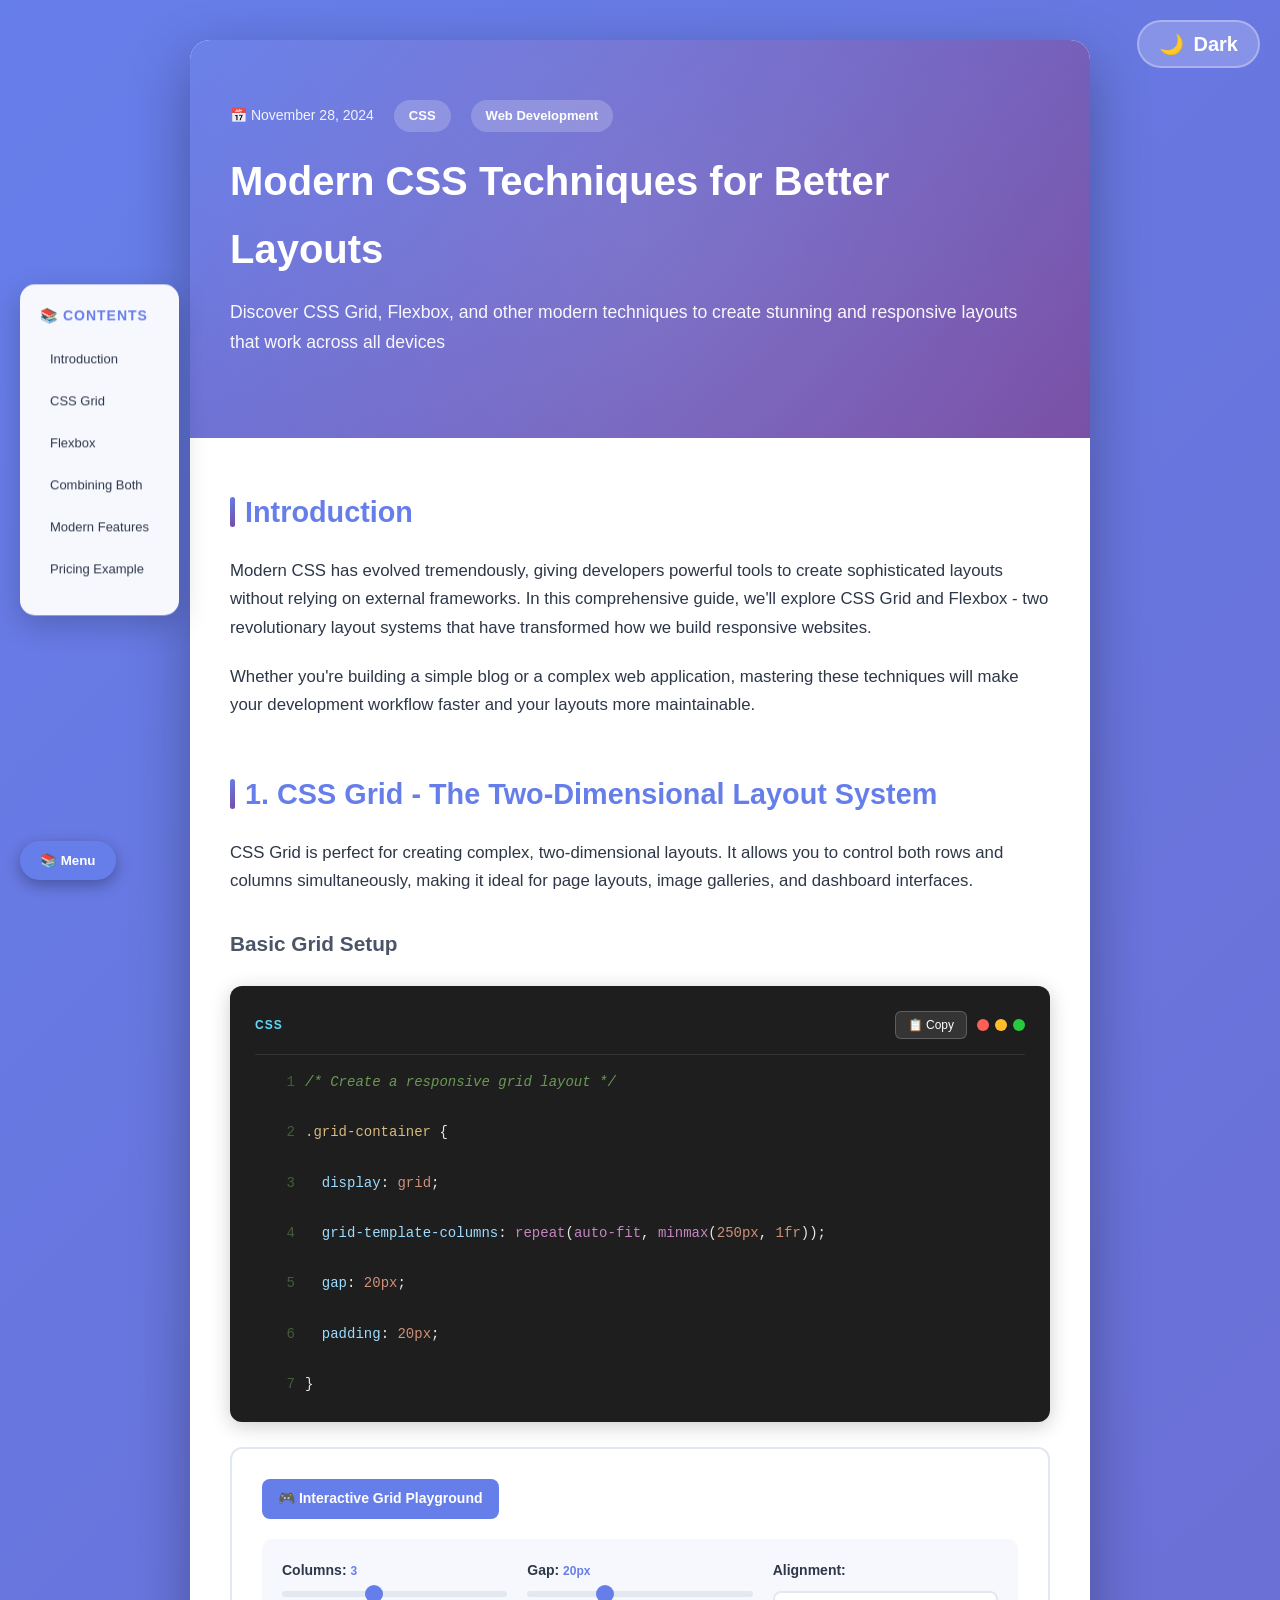
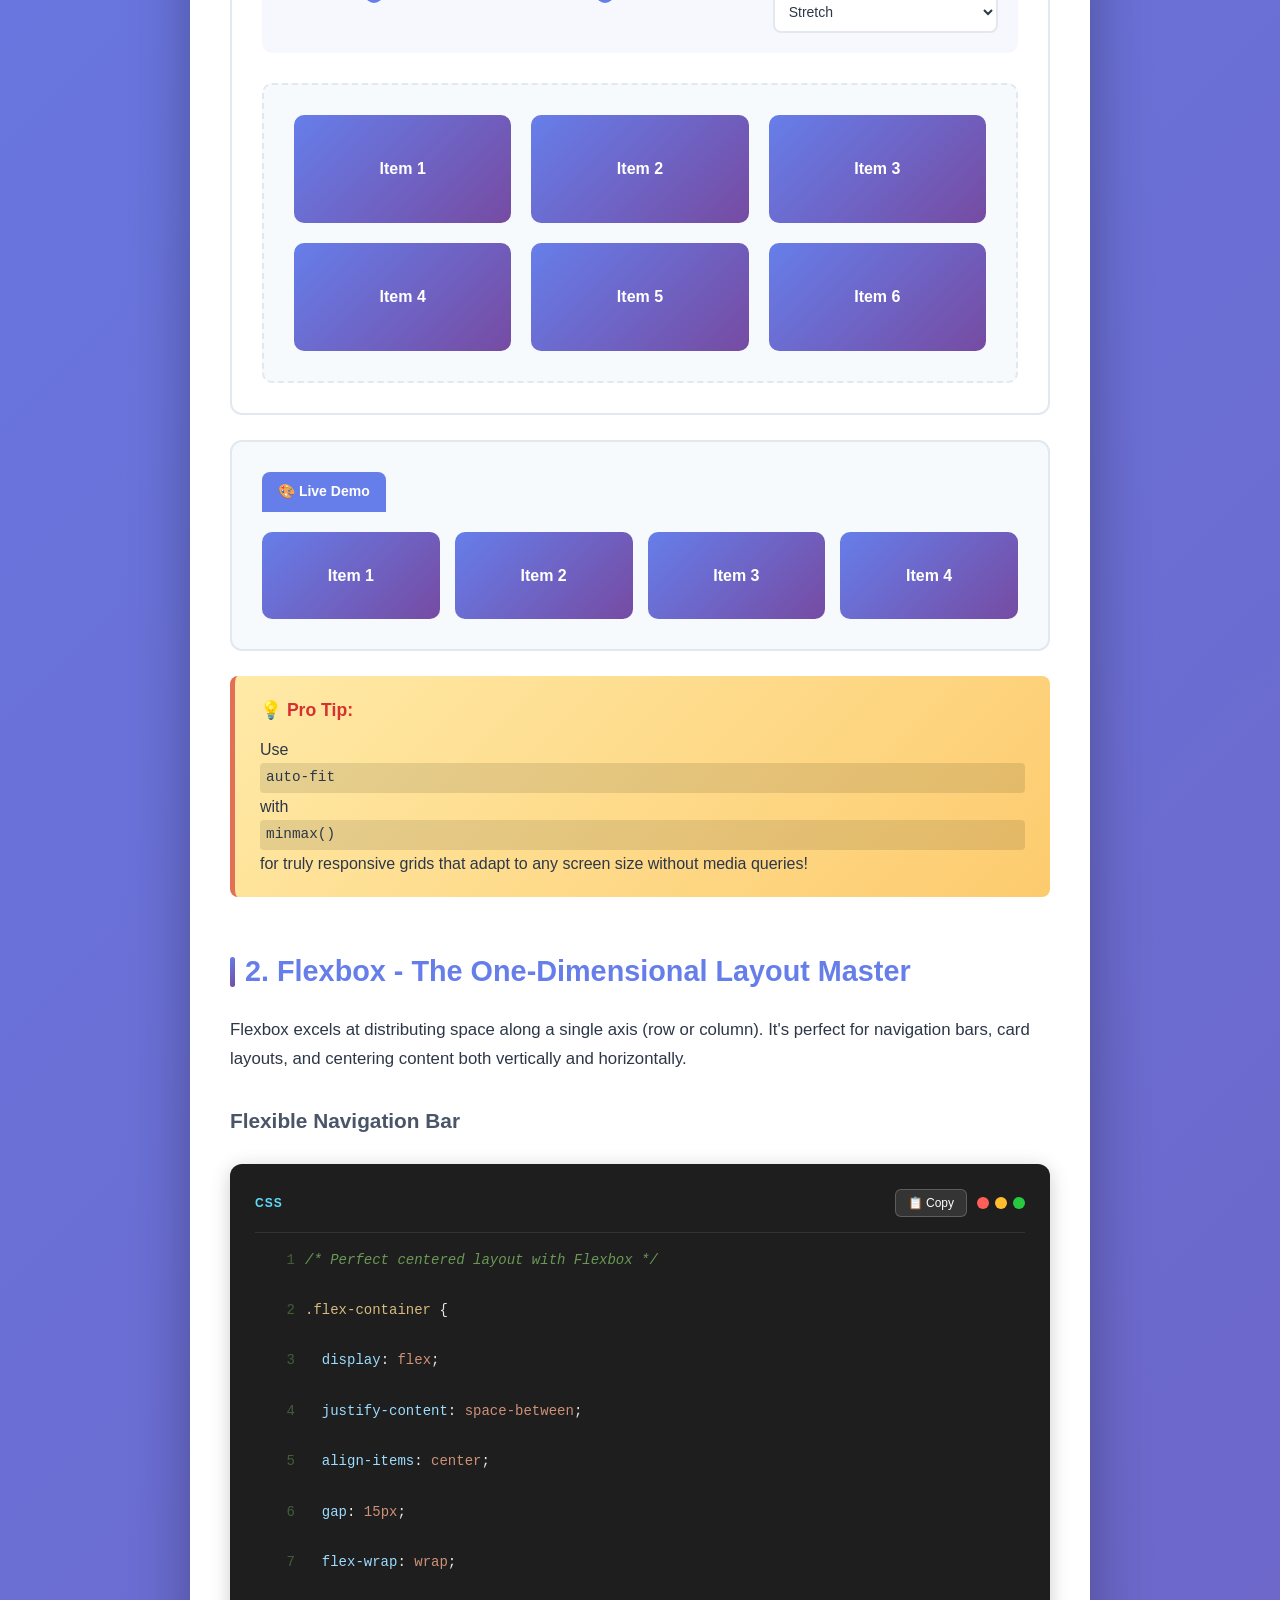
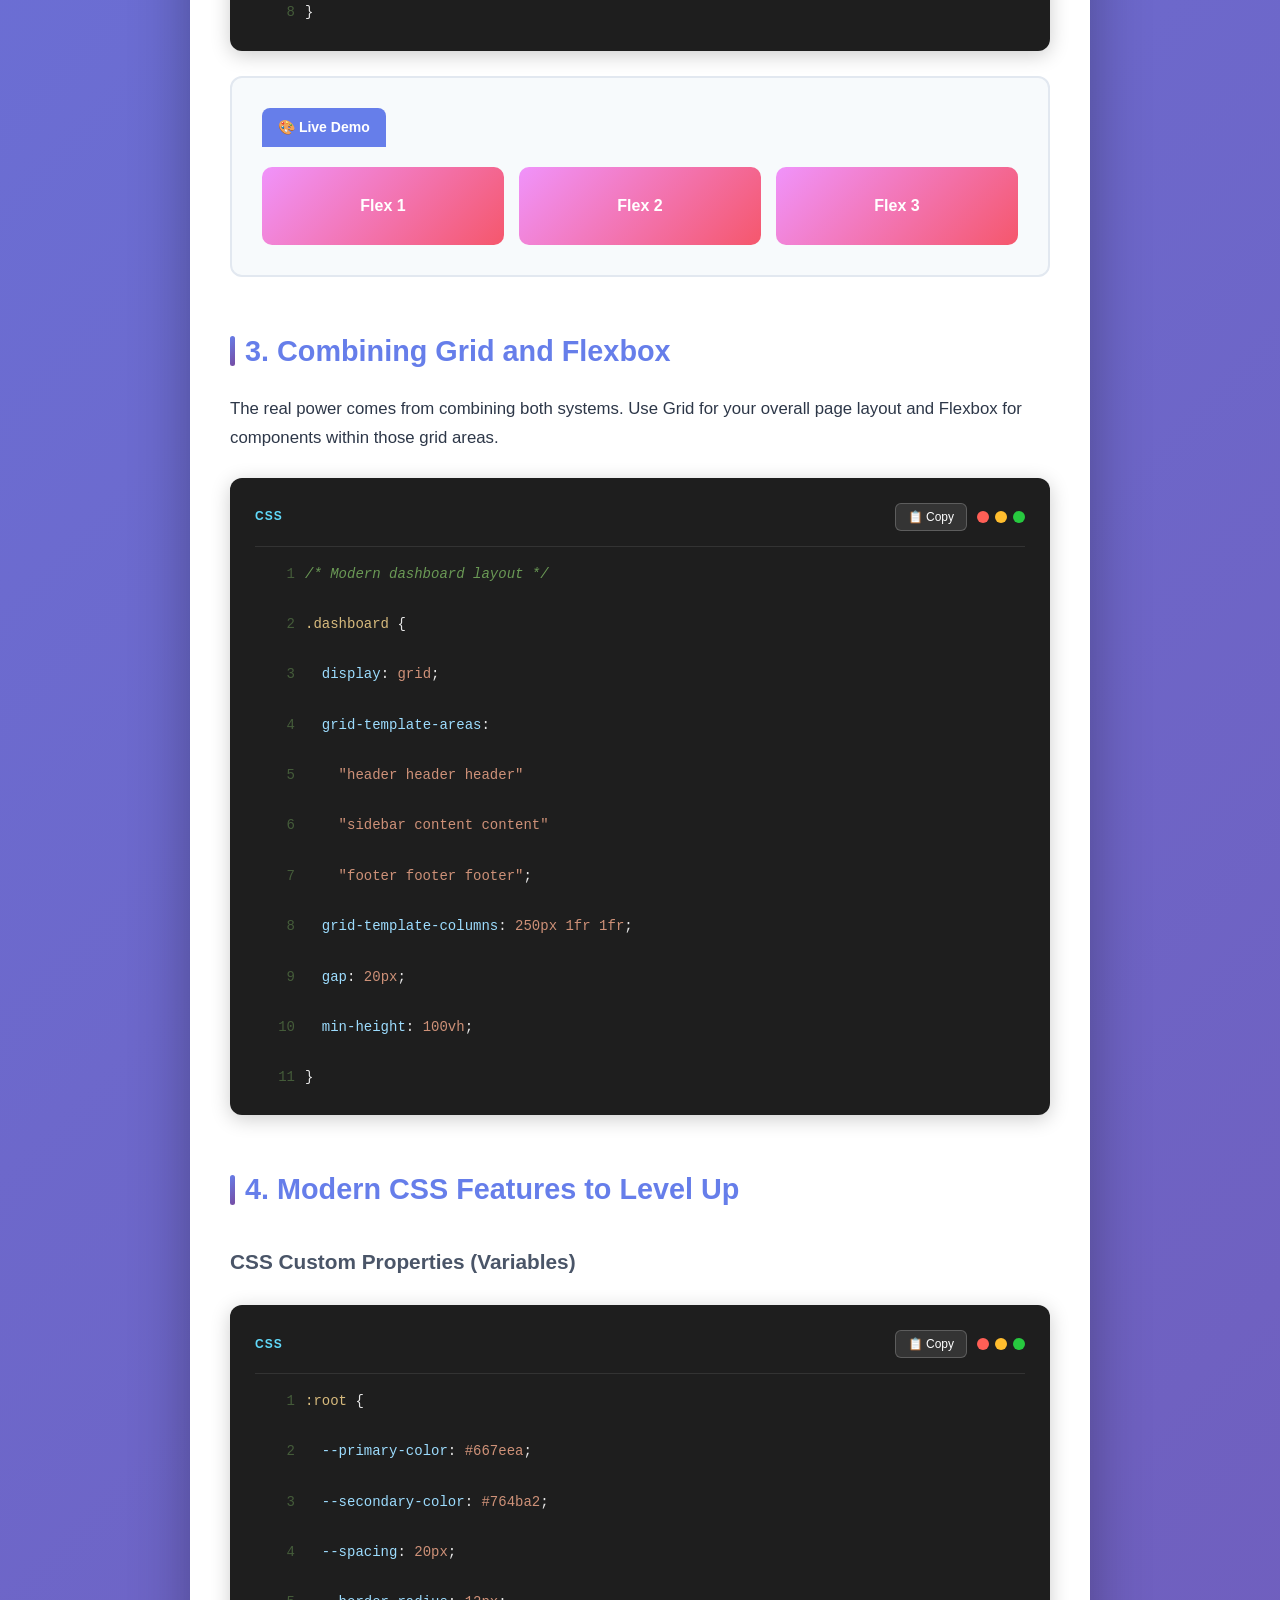
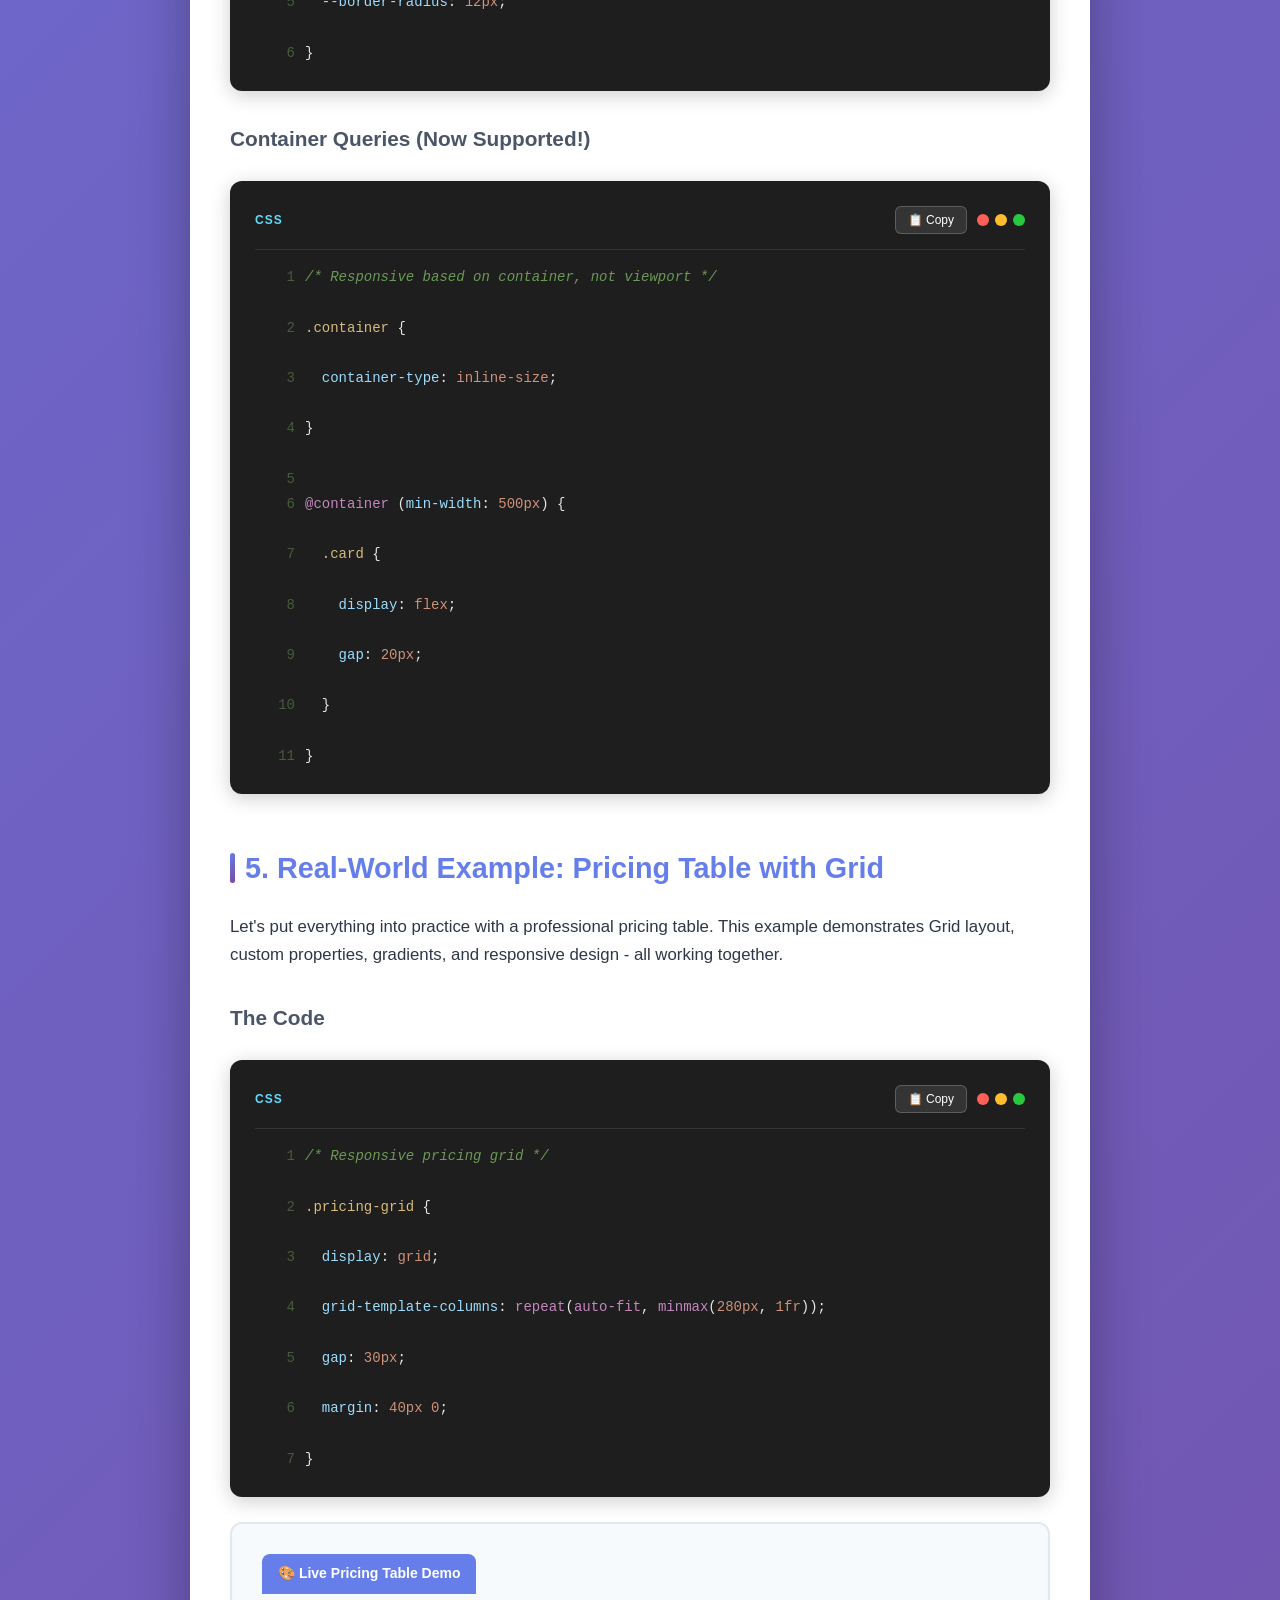
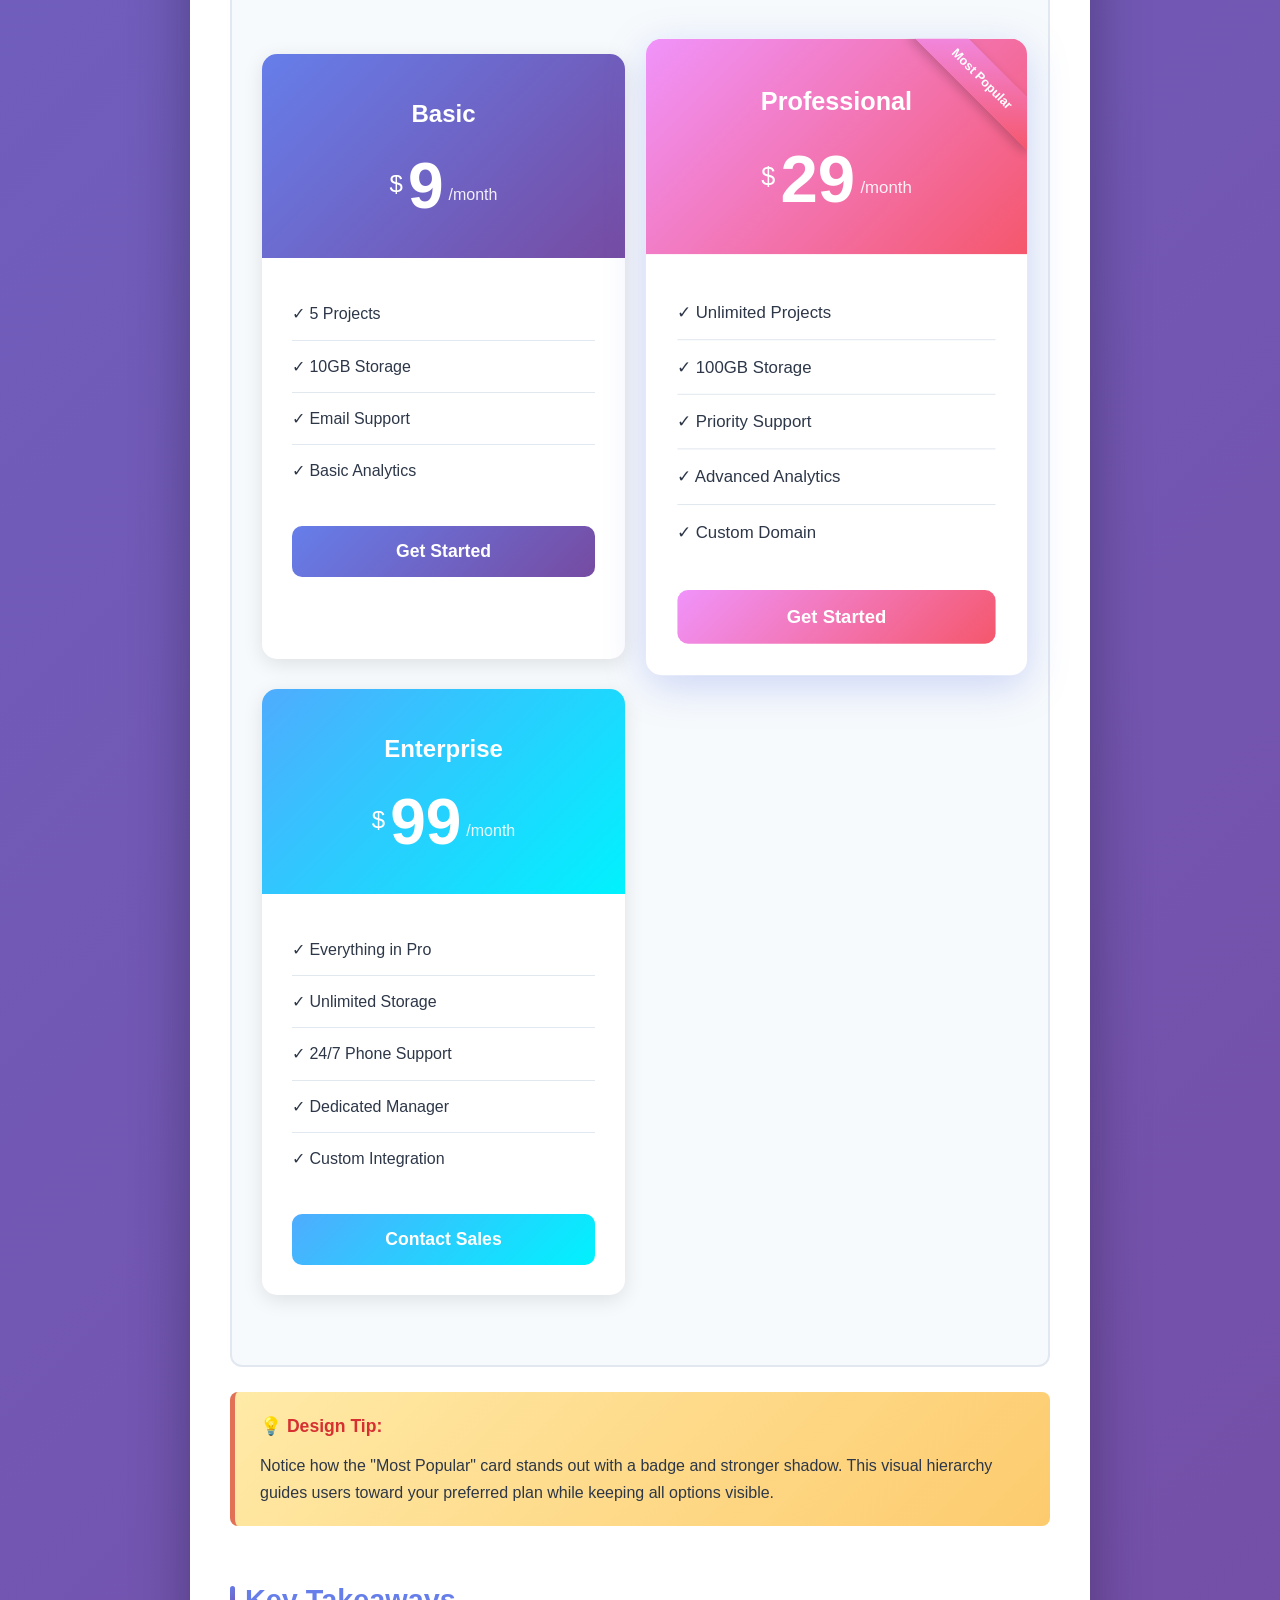
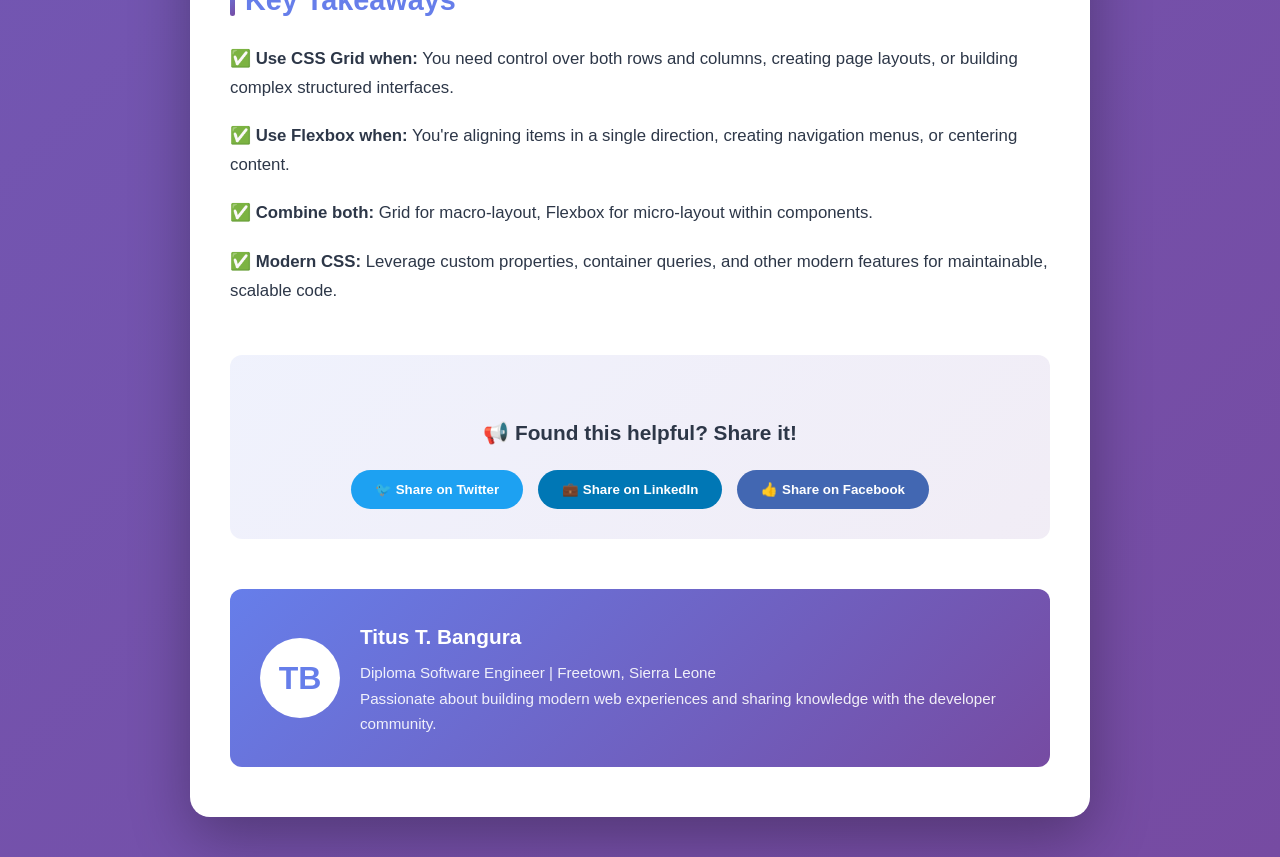
<file: csst-techniques.html>
<!DOCTYPE html>
<html lang="en">
<head>
    <meta charset="UTF-8">
    <meta name="viewport" content="width=device-width, initial-scale=1.0">
    <title>Modern CSS Techniques for Better Layouts | CSS Grid, Flexbox & Advanced Layouts</title>

    <!-- SEO Meta Tags -->
    <meta name="description" content="Master modern CSS techniques including CSS Grid, Flexbox, custom properties, and container queries. Learn responsive layouts with practical examples and code snippets.">
    <meta name="keywords" content="CSS Grid, Flexbox, responsive design, CSS custom properties, container queries, web development, modern CSS, layout techniques">
    <meta name="author" content="Titus T. Bangura">
    <meta name="robots" content="index, follow">
    <meta name="language" content="English">
    <link rel="canonical" href="https://yourwebsite.com/css-techniques">

    <!-- Open Graph / Facebook -->
    <meta property="og:type" content="article">
    <meta property="og:url" content="https://yourwebsite.com/css-techniques">
    <meta property="og:title" content="Modern CSS Techniques for Better Layouts | CSS Grid, Flexbox & Advanced Layouts">
    <meta property="og:description" content="Master modern CSS techniques including CSS Grid, Flexbox, custom properties, and container queries. Learn responsive layouts with practical examples.">
    <meta property="og:image" content="https://yourwebsite.com/images/css-techniques-og.jpg">
    <meta property="og:site_name" content="Your Website Name">

    <!-- Twitter -->
    <meta property="twitter:card" content="summary_large_image">
    <meta property="twitter:url" content="https://yourwebsite.com/css-techniques">
    <meta property="twitter:title" content="Modern CSS Techniques for Better Layouts | CSS Grid, Flexbox & Advanced Layouts">
    <meta property="twitter:description" content="Master modern CSS techniques including CSS Grid, Flexbox, custom properties, and container queries. Learn responsive layouts with practical examples.">
    <meta property="twitter:image" content="https://yourwebsite.com/images/css-techniques-twitter.jpg">

    <!-- Structured Data (JSON-LD) -->
    <script type="application/ld+json">
    {
        "@context": "https://schema.org",
        "@type": "Article",
        "headline": "Modern CSS Techniques for Better Layouts",
        "description": "Master modern CSS techniques including CSS Grid, Flexbox, custom properties, and container queries. Learn responsive layouts with practical examples and code snippets.",
        "image": "https://yourwebsite.com/images/css-techniques-og.jpg",
        "author": {
            "@type": "Person",
            "name": "Titus T. Bangura",
            "jobTitle": "Diploma Software Engineer",
            "address": {
                "@type": "PostalAddress",
                "addressLocality": "Freetown",
                "addressCountry": "Sierra Leone"
            }
        },
        "publisher": {
            "@type": "Organization",
            "name": "Your Website Name",
            "logo": {
                "@type": "ImageObject",
                "url": "https://yourwebsite.com/logo.png"
            }
        },
        "datePublished": "2024-11-28",
        "dateModified": "2024-11-28",
        "mainEntityOfPage": {
            "@type": "WebPage",
            "@id": "https://yourwebsite.com/css-techniques"
        },
        "keywords": ["CSS Grid", "Flexbox", "responsive design", "CSS custom properties", "container queries", "web development"]
    }
    </script>
    <style>
        * {
            margin: 0;
            padding: 0;
            box-sizing: border-box;
        }

        :root {
            --bg-gradient-start: #667eea;
            --bg-gradient-end: #764ba2;
            --text-color: #2d3748;
            --bg-color: white;
            --code-bg: #1e1e1e;
            --border-color: #e2e8f0;
        }

        [data-theme="dark"] {
            --text-color: #e2e8f0;
            --bg-color: #1a202c;
            --code-bg: #0d1117;
            --border-color: #2d3748;
        }

        body {
            font-family: 'Segoe UI', Tahoma, Geneva, Verdana, sans-serif;
            line-height: 1.7;
            color: var(--text-color);
            background: linear-gradient(135deg, var(--bg-gradient-start) 0%, var(--bg-gradient-end) 100%);
            min-height: 100vh;
            padding: 40px 20px;
            transition: background 0.3s ease, color 0.3s ease;
        }

        /* Progress Bar */
        .progress-bar {
            position: fixed;
            top: 0;
            left: 0;
            width: 0%;
            height: 4px;
            background: linear-gradient(90deg, #f093fb 0%, #f5576c 100%);
            z-index: 9999;
            transition: width 0.1s ease;
        }

        /* Dark Mode Toggle */
        .theme-toggle {
            position: fixed;
            top: 20px;
            right: 20px;
            z-index: 1000;
            background: rgba(255, 255, 255, 0.2);
            backdrop-filter: blur(10px);
            border: 2px solid rgba(255, 255, 255, 0.3);
            border-radius: 50px;
            padding: 10px 20px;
            cursor: pointer;
            font-size: 20px;
            transition: all 0.3s ease;
            display: flex;
            align-items: center;
            gap: 10px;
            color: white;
            font-weight: 600;
        }

        .theme-toggle:hover {
            transform: scale(1.05);
            background: rgba(255, 255, 255, 0.3);
        }

        /* Table of Contents */
        .toc {
            position: fixed;
            left: 20px;
            top: 50%;
            transform: translateY(-50%);
            background: rgba(255, 255, 255, 0.95);
            backdrop-filter: blur(10px);
            padding: 20px;
            border-radius: 15px;
            box-shadow: 0 10px 30px rgba(0,0,0,0.2);
            max-width: 200px;
            z-index: 100;
            transition: all 0.3s ease;
        }

        [data-theme="dark"] .toc {
            background: rgba(26, 32, 44, 0.95);
        }

        .toc.hidden {
            transform: translateY(-50%) translateX(-250px);
            opacity: 0;
        }

        .toc h4 {
            color: var(--bg-gradient-start);
            margin-bottom: 15px;
            font-size: 14px;
            text-transform: uppercase;
            letter-spacing: 1px;
        }

        .toc ul {
            list-style: none;
        }

        .toc li {
            margin: 10px 0;
        }

        .toc a {
            color: var(--text-color);
            text-decoration: none;
            font-size: 13px;
            transition: all 0.3s ease;
            display: block;
            padding: 5px 10px;
            border-radius: 5px;
        }

        .toc a:hover, .toc a.active {
            background: var(--bg-gradient-start);
            color: white;
            transform: translateX(5px);
        }

        .toc-toggle {
            position: fixed;
            left: 20px;
            bottom: 20px;
            background: var(--bg-gradient-start);
            color: white;
            border: none;
            padding: 12px 20px;
            border-radius: 50px;
            cursor: pointer;
            font-weight: 600;
            z-index: 101;
            transition: all 0.3s ease;
            box-shadow: 0 5px 15px rgba(0,0,0,0.3);
        }

        .toc-toggle:hover {
            transform: scale(1.05);
        }

        .container {
            max-width: 900px;
            margin: 0 auto;
            background: var(--bg-color);
            border-radius: 20px;
            box-shadow: 0 20px 60px rgba(0,0,0,0.3);
            overflow: hidden;
            animation: slideUp 0.6s ease-out;
        }

        @keyframes slideUp {
            from {
                opacity: 0;
                transform: translateY(30px);
            }
            to {
                opacity: 1;
                transform: translateY(0);
            }
        }

        .header {
            background: linear-gradient(135deg, var(--bg-gradient-start) 0%, var(--bg-gradient-end) 100%);
            color: white;
            padding: 60px 40px;
            position: relative;
            overflow: hidden;
        }

        .header::before {
            content: '';
            position: absolute;
            top: -50%;
            right: -50%;
            width: 200%;
            height: 200%;
            background: radial-gradient(circle, rgba(255,255,255,0.1) 0%, transparent 70%);
            animation: pulse 4s ease-in-out infinite;
        }

        @keyframes pulse {
            0%, 100% { transform: scale(1); }
            50% { transform: scale(1.1); }
        }

        .header-content {
            position: relative;
            z-index: 1;
        }

        .meta {
            display: flex;
            gap: 20px;
            align-items: center;
            margin-bottom: 15px;
            flex-wrap: wrap;
        }

        .date {
            font-size: 14px;
            opacity: 0.9;
        }

        .tag {
            background: rgba(255,255,255,0.2);
            padding: 5px 15px;
            border-radius: 20px;
            font-size: 13px;
            font-weight: 600;
            backdrop-filter: blur(10px);
        }

        h1 {
            font-size: 2.5em;
            margin-bottom: 15px;
            font-weight: 700;
        }

        .subtitle {
            font-size: 1.1em;
            opacity: 0.95;
        }

        .content {
            padding: 50px 40px;
        }

        .section {
            margin-bottom: 50px;
            opacity: 0;
            transform: translateY(20px);
            transition: all 0.6s ease;
        }

        .section.visible {
            opacity: 1;
            transform: translateY(0);
        }

        h2 {
            font-size: 1.8em;
            color: var(--bg-gradient-start);
            margin-bottom: 20px;
            display: flex;
            align-items: center;
            gap: 10px;
            scroll-margin-top: 20px;
        }

        h2::before {
            content: '';
            width: 5px;
            height: 30px;
            background: linear-gradient(135deg, var(--bg-gradient-start) 0%, var(--bg-gradient-end) 100%);
            border-radius: 3px;
        }

        h3 {
            font-size: 1.3em;
            color: #4a5568;
            margin: 30px 0 15px 0;
        }

        [data-theme="dark"] h3 {
            color: #cbd5e0;
        }

        p {
            margin-bottom: 20px;
            font-size: 1.05em;
        }

        .code-block {
            background: var(--code-bg);
            border-radius: 12px;
            padding: 25px;
            margin: 25px 0;
            position: relative;
            overflow-x: auto;
            box-shadow: 0 4px 20px rgba(0,0,0,0.2);
        }

        .code-header {
            display: flex;
            justify-content: space-between;
            align-items: center;
            margin-bottom: 15px;
            padding-bottom: 15px;
            border-bottom: 1px solid #333;
        }

        .code-lang {
            color: #61dafb;
            font-weight: 600;
            font-size: 12px;
            text-transform: uppercase;
            letter-spacing: 1px;
        }

        .code-actions {
            display: flex;
            gap: 10px;
            align-items: center;
        }

        .code-dots {
            display: flex;
            gap: 6px;
        }

        .dot {
            width: 12px;
            height: 12px;
            border-radius: 50%;
        }

        .dot.red { background: #ff5f56; }
        .dot.yellow { background: #ffbd2e; }
        .dot.green { background: #27c93f; }

        .copy-btn {
            background: rgba(255, 255, 255, 0.1);
            border: 1px solid rgba(255, 255, 255, 0.2);
            color: white;
            padding: 6px 12px;
            border-radius: 6px;
            cursor: pointer;
            font-size: 12px;
            transition: all 0.3s ease;
            display: flex;
            align-items: center;
            gap: 5px;
        }

        .copy-btn:hover {
            background: rgba(255, 255, 255, 0.2);
        }

        .copy-btn.copied {
            background: #27c93f;
            border-color: #27c93f;
        }

        code {
            color: #e6e6e6;
            font-family: 'Courier New', monospace;
            font-size: 14px;
            line-height: 1.8;
            display: block;
            white-space: pre;
            counter-reset: line;
        }

        .code-with-lines code {
            padding-left: 50px;
        }

        .code-with-lines code .line {
            display: block;
            position: relative;
        }

        .code-with-lines code .line::before {
            content: counter(line);
            counter-increment: line;
            position: absolute;
            left: -40px;
            width: 30px;
            text-align: right;
            color: #6a9955;
            opacity: 0.5;
            user-select: none;
        }

        .keyword { color: #c586c0; }
        .property { color: #9cdcfe; }
        .value { color: #ce9178; }
        .selector { color: #d7ba7d; }
        .comment { color: #6a9955; font-style: italic; }

        /* Interactive Playground */
        .playground {
            background: var(--bg-color);
            border: 2px solid var(--border-color);
            border-radius: 12px;
            padding: 30px;
            margin: 25px 0;
        }

        .playground-label {
            background: var(--bg-gradient-start);
            color: white;
            padding: 8px 16px;
            border-radius: 8px;
            font-weight: 600;
            font-size: 14px;
            display: inline-block;
            margin-bottom: 20px;
        }

        .playground-controls {
            display: grid;
            grid-template-columns: repeat(auto-fit, minmax(200px, 1fr));
            gap: 20px;
            margin-bottom: 30px;
            padding: 20px;
            background: rgba(102, 126, 234, 0.05);
            border-radius: 10px;
        }

        .control-group {
            display: flex;
            flex-direction: column;
            gap: 8px;
        }

        .control-group label {
            font-weight: 600;
            font-size: 14px;
            color: var(--text-color);
        }

        .control-group input[type="range"] {
            width: 100%;
            height: 6px;
            border-radius: 3px;
            background: var(--border-color);
            outline: none;
            -webkit-appearance: none;
            appearance: none;
        }

        .control-group input[type="range"]::-webkit-slider-thumb {
            -webkit-appearance: none;
            appearance: none;
            width: 18px;
            height: 18px;
            border-radius: 50%;
            background: var(--bg-gradient-start);
            cursor: pointer;
        }

        .control-group select {
            padding: 10px;
            border: 2px solid var(--border-color);
            border-radius: 8px;
            background: var(--bg-color);
            color: var(--text-color);
            font-size: 14px;
            cursor: pointer;
        }

        .control-value {
            font-size: 12px;
            color: var(--bg-gradient-start);
            font-weight: 700;
        }

        .playground-preview {
            min-height: 300px;
            background: #f7fafc;
            border: 2px dashed var(--border-color);
            border-radius: 10px;
            padding: 30px;
            display: grid;
            grid-template-columns: repeat(3, 1fr);
            gap: 20px;
        }

        [data-theme="dark"] .playground-preview {
            background: #0d1117;
        }

        .playground-item {
            background: linear-gradient(135deg, var(--bg-gradient-start) 0%, var(--bg-gradient-end) 100%);
            color: white;
            padding: 30px;
            border-radius: 10px;
            text-align: center;
            font-weight: 600;
            display: flex;
            align-items: center;
            justify-content: center;
            transition: all 0.3s ease;
        }

        .demo-box {
            background: #f7fafc;
            border: 2px solid var(--border-color);
            border-radius: 12px;
            padding: 30px;
            margin: 25px 0;
        }

        [data-theme="dark"] .demo-box {
            background: #0d1117;
        }

        .demo-label {
            background: var(--bg-gradient-start);
            color: white;
            padding: 8px 16px;
            border-radius: 8px 8px 0 0;
            font-weight: 600;
            font-size: 14px;
            display: inline-block;
            margin-bottom: 20px;
        }

        .grid-demo {
            display: grid;
            grid-template-columns: repeat(auto-fit, minmax(150px, 1fr));
            gap: 15px;
        }

        .grid-item {
            background: linear-gradient(135deg, var(--bg-gradient-start) 0%, var(--bg-gradient-end) 100%);
            color: white;
            padding: 30px;
            border-radius: 10px;
            text-align: center;
            font-weight: 600;
            transition: transform 0.3s ease, box-shadow 0.3s ease;
        }

        .grid-item:hover {
            transform: translateY(-5px);
            box-shadow: 0 10px 25px rgba(102, 126, 234, 0.4);
        }

        .flex-demo {
            display: flex;
            justify-content: space-between;
            align-items: center;
            gap: 15px;
            flex-wrap: wrap;
        }

        .flex-item {
            background: linear-gradient(135deg, #f093fb 0%, #f5576c 100%);
            color: white;
            padding: 25px;
            border-radius: 10px;
            flex: 1;
            min-width: 120px;
            text-align: center;
            font-weight: 600;
            transition: transform 0.3s ease;
        }

        .flex-item:hover {
            transform: scale(1.05);
        }

        .tip-box {
            background: linear-gradient(135deg, #ffeaa7 0%, #fdcb6e 100%);
            border-left: 5px solid #e17055;
            padding: 20px 25px;
            border-radius: 8px;
            margin: 25px 0;
        }

        .tip-box strong {
            color: #d63031;
            display: block;
            margin-bottom: 10px;
            font-size: 1.1em;
        }

        /* Social Share */
        .social-share {
            background: linear-gradient(135deg, rgba(102, 126, 234, 0.1) 0%, rgba(118, 75, 162, 0.1) 100%);
            padding: 30px;
            border-radius: 12px;
            margin: 40px 0;
            text-align: center;
        }

        .social-share h3 {
            margin-bottom: 20px;
            color: var(--text-color);
        }

        .social-buttons {
            display: flex;
            gap: 15px;
            justify-content: center;
            flex-wrap: wrap;
        }

        .social-btn {
            padding: 12px 24px;
            border: none;
            border-radius: 50px;
            font-weight: 600;
            cursor: pointer;
            transition: all 0.3s ease;
            color: white;
            text-decoration: none;
            display: flex;
            align-items: center;
            gap: 8px;
        }

        .social-btn:hover {
            transform: translateY(-3px);
            box-shadow: 0 5px 15px rgba(0,0,0,0.3);
        }

        .twitter { background: #1DA1F2; }
        .linkedin { background: #0077B5; }
        .facebook { background: #4267B2; }

        .author-box {
            background: linear-gradient(135deg, var(--bg-gradient-start) 0%, var(--bg-gradient-end) 100%);
            color: white;
            padding: 30px;
            border-radius: 12px;
            margin-top: 50px;
            display: flex;
            align-items: center;
            gap: 20px;
        }

        .author-avatar {
            width: 80px;
            height: 80px;
            background: white;
            border-radius: 50%;
            display: flex;
            align-items: center;
            justify-content: center;
            font-size: 2em;
            font-weight: bold;
            color: var(--bg-gradient-start);
            flex-shrink: 0;
        }

        .author-info h3 {
            color: white;
            margin: 0 0 5px 0;
        }

        .author-info p {
            margin: 0;
            opacity: 0.9;
            font-size: 0.95em;
        }

        /* Pricing Table */
        .pricing-grid {
            display: grid;
            grid-template-columns: repeat(auto-fit, minmax(280px, 1fr));
            gap: 30px;
            margin: 40px 0;
        }

        .pricing-card {
            background: var(--bg-color);
            border-radius: 15px;
            overflow: hidden;
            box-shadow: 0 5px 20px rgba(0,0,0,0.1);
            transition: transform 0.3s ease, box-shadow 0.3s ease;
            position: relative;
        }

        .pricing-card:hover {
            transform: translateY(-10px);
            box-shadow: 0 15px 40px rgba(0,0,0,0.15);
        }

        .pricing-card.featured {
            box-shadow: 0 10px 40px rgba(102, 126, 234, 0.3);
            transform: scale(1.05);
        }

        .pricing-card.featured:hover {
            transform: scale(1.05) translateY(-10px);
        }

        .pricing-badge {
            position: absolute;
            top: 20px;
            right: -35px;
            background: linear-gradient(135deg, #f093fb 0%, #f5576c 100%);
            color: white;
            padding: 8px 40px;
            font-size: 12px;
            font-weight: 700;
            transform: rotate(45deg);
            box-shadow: 0 4px 10px rgba(0,0,0,0.2);
            z-index: 1;
        }

        .pricing-header {
            padding: 40px 30px;
            color: white;
            text-align: center;
        }

        .pricing-header.basic {
            background: linear-gradient(135deg, #667eea 0%, #764ba2 100%);
        }

        .pricing-header.pro {
            background: linear-gradient(135deg, #f093fb 0%, #f5576c 100%);
        }

        .pricing-header.enterprise {
            background: linear-gradient(135deg, #4facfe 0%, #00f2fe 100%);
        }

        .pricing-header h3 {
            margin: 0 0 20px 0;
            font-size: 1.5em;
            color: white;
        }

        .price {
            display: flex;
            align-items: flex-start;
            justify-content: center;
            gap: 5px;
        }

        .currency {
            font-size: 1.5em;
            margin-top: 10px;
        }

        .amount {
            font-size: 4em;
            font-weight: 700;
            line-height: 1;
        }

        .period {
            font-size: 1em;
            align-self: flex-end;
            margin-bottom: 10px;
            opacity: 0.9;
        }

        .pricing-body {
            padding: 30px;
        }

        .features {
            list-style: none;
            margin: 0 0 30px 0;
            padding: 0;
        }

        .features li {
            padding: 12px 0;
            border-bottom: 1px solid var(--border-color);
            font-size: 1em;
            color: var(--text-color);
        }

        .features li:last-child {
            border-bottom: none;
        }

        .pricing-btn {
            width: 100%;
            padding: 15px 30px;
            border: none;
            border-radius: 10px;
            font-size: 1.1em;
            font-weight: 600;
            cursor: pointer;
            transition: all 0.3s ease;
            color: white;
        }

        .basic-btn {
            background: linear-gradient(135deg, #667eea 0%, #764ba2 100%);
        }

        .pro-btn {
            background: linear-gradient(135deg, #f093fb 0%, #f5576c 100%);
        }

        .enterprise-btn {
            background: linear-gradient(135deg, #4facfe 0%, #00f2fe 100%);
        }

        .pricing-btn:hover {
            transform: translateY(-2px);
            box-shadow: 0 5px 15px rgba(0,0,0,0.2);
        }

        /* Print Styles */
        @media print {
            body {
                background: white;
                padding: 0;
            }
            .theme-toggle, .toc, .toc-toggle, .progress-bar, .social-share {
                display: none;
            }
            .container {
                box-shadow: none;
            }
            .code-block {
                page-break-inside: avoid;
            }
        }

        @media (max-width: 1200px) {
            .toc {
                display: none;
            }
            .toc.hidden {
                display: block;
            }
        }

        @media (max-width: 768px) {
            .header {
                padding: 40px 25px;
            }

            h1 {
                font-size: 1.8em;
            }

            .content {
                padding: 30px 25px;
            }

            .author-box {
                flex-direction: column;
                text-align: center;
            }

            code {
                font-size: 12px;
            }

            .pricing-card.featured {
                transform: scale(1);
            }

            .pricing-card.featured:hover {
                transform: translateY(-10px);
            }

            .amount {
                font-size: 3em;
            }

            .theme-toggle {
                top: 10px;
                right: 10px;
                padding: 8px 15px;
                font-size: 16px;
            }

            .playground-controls {
                grid-template-columns: 1fr;
            }
        }
    </style>
</head>
<body>
    <!-- Progress Bar -->
    <div class="progress-bar" id="progressBar"></div>

    <!-- Theme Toggle -->
    <button class="theme-toggle" id="themeToggle">
        <span id="themeIcon">🌙</span>
        <span id="themeText">Dark</span>
    </button>

    <!-- Table of Contents -->
    <nav class="toc" id="toc">
        <h4>📚 Contents</h4>
        <ul>
            <li><a href="#intro">Introduction</a></li>
            <li><a href="#grid">CSS Grid</a></li>
            <li><a href="#flexbox">Flexbox</a></li>
            <li><a href="#combining">Combining Both</a></li>
            <li><a href="#modern">Modern Features</a></li>
            <li><a href="#pricing">Pricing Example</a></li>
        </ul>
    </nav>
    <button class="toc-toggle" id="tocToggle">📚 Menu</button>

    <div class="container">
        <div class="header">
            <div class="header-content">
                <div class="meta">
                    <span class="date">📅 November 28, 2024</span>
                    <span class="tag">CSS</span>
                    <span class="tag">Web Development</span>
                </div>
                <h1>Modern CSS Techniques for Better Layouts</h1>
                <p class="subtitle">Discover CSS Grid, Flexbox, and other modern techniques to create stunning and responsive layouts that work across all devices</p>
            </div>
        </div>

        <div class="content">
            <div class="section" id="intro">
                <h2>Introduction</h2>
                <p>Modern CSS has evolved tremendously, giving developers powerful tools to create sophisticated layouts without relying on external frameworks. In this comprehensive guide, we'll explore CSS Grid and Flexbox - two revolutionary layout systems that have transformed how we build responsive websites.</p>
                <p>Whether you're building a simple blog or a complex web application, mastering these techniques will make your development workflow faster and your layouts more maintainable.</p>
            </div>

            <div class="section" id="grid">
                <h2>1. CSS Grid - The Two-Dimensional Layout System</h2>
                <p>CSS Grid is perfect for creating complex, two-dimensional layouts. It allows you to control both rows and columns simultaneously, making it ideal for page layouts, image galleries, and dashboard interfaces.</p>

                <h3>Basic Grid Setup</h3>
                <div class="code-block code-with-lines">
                    <div class="code-header">
                        <span class="code-lang">CSS</span>
                        <div class="code-actions">
                            <button class="copy-btn" onclick="copyCode(this)">
                                <span>📋 Copy</span>
                            </button>
                            <div class="code-dots">
                                <span class="dot red"></span>
                                <span class="dot yellow"></span>
                                <span class="dot green"></span>
                            </div>
                        </div>
                    </div>
                    <code><span class="line"><span class="comment">/* Create a responsive grid layout */</span></span>
<span class="line"><span class="selector">.grid-container</span> {</span>
<span class="line">  <span class="property">display</span>: <span class="value">grid</span>;</span>
<span class="line">  <span class="property">grid-template-columns</span>: <span class="keyword">repeat</span>(<span class="keyword">auto-fit</span>, <span class="keyword">minmax</span>(<span class="value">250px</span>, <span class="value">1fr</span>));</span>
<span class="line">  <span class="property">gap</span>: <span class="value">20px</span>;</span>
<span class="line">  <span class="property">padding</span>: <span class="value">20px</span>;</span>
<span class="line">}</span></code>
                </div>

                <!-- Interactive Playground -->
                <div class="playground">
                    <span class="playground-label">🎮 Interactive Grid Playground</span>
                    <div class="playground-controls">
                        <div class="control-group">
                            <label>Columns: <span class="control-value" id="colValue">3</span></label>
                            <input type="range" id="colSlider" min="1" max="6" value="3">
                        </div>
                        <div class="control-group">
                            <label>Gap: <span class="control-value" id="gapValue">20px</span></label>
                            <input type="range" id="gapSlider" min="5" max="50" value="20">
                        </div>
                        <div class="control-group">
                            <label>Alignment:</label>
                            <select id="alignSelect">
                                <option value="start">Start</option>
                                <option value="center">Center</option>
                                <option value="end">End</option>
                                <option value="stretch" selected>Stretch</option>
                            </select>
                        </div>
                    </div>
                    <div class="playground-preview" id="gridPlayground">
                        <div class="playground-item">Item 1</div>
                        <div class="playground-item">Item 2</div>
                        <div class="playground-item">Item 3</div>
                        <div class="playground-item">Item 4</div>
                        <div class="playground-item">Item 5</div>
                        <div class="playground-item">Item 6</div>
                    </div>
                </div>

                <div class="demo-box">
                    <span class="demo-label">🎨 Live Demo</span>
                    <div class="grid-demo">
                        <div class="grid-item">Item 1</div>
                        <div class="grid-item">Item 2</div>
                        <div class="grid-item">Item 3</div>
                        <div class="grid-item">Item 4</div>
                    </div>
                </div>

                <div class="tip-box">
                    <strong>💡 Pro Tip:</strong>
                    Use <code style="background: rgba(0,0,0,0.1); padding: 2px 6px; border-radius: 4px; color: #2d3748; font-size: 0.9em;">auto-fit</code> with <code style="background: rgba(0,0,0,0.1); padding: 2px 6px; border-radius: 4px; color: #2d3748; font-size: 0.9em;">minmax()</code> for truly responsive grids that adapt to any screen size without media queries!
                </div>
            </div>

            <div class="section" id="flexbox">
                <h2>2. Flexbox - The One-Dimensional Layout Master</h2>
                <p>Flexbox excels at distributing space along a single axis (row or column). It's perfect for navigation bars, card layouts, and centering content both vertically and horizontally.</p>

                <h3>Flexible Navigation Bar</h3>
                <div class="code-block code-with-lines">
                    <div class="code-header">
                        <span class="code-lang">CSS</span>
                        <div class="code-actions">
                            <button class="copy-btn" onclick="copyCode(this)">
                                <span>📋 Copy</span>
                            </button>
                            <div class="code-dots">
                                <span class="dot red"></span>
                                <span class="dot yellow"></span>
                                <span class="dot green"></span>
                            </div>
                        </div>
                    </div>
                    <code><span class="line"><span class="comment">/* Perfect centered layout with Flexbox */</span></span>
<span class="line"><span class="selector">.flex-container</span> {</span>
<span class="line">  <span class="property">display</span>: <span class="value">flex</span>;</span>
<span class="line">  <span class="property">justify-content</span>: <span class="value">space-between</span>;</span>
<span class="line">  <span class="property">align-items</span>: <span class="value">center</span>;</span>
<span class="line">  <span class="property">gap</span>: <span class="value">15px</span>;</span>
<span class="line">  <span class="property">flex-wrap</span>: <span class="value">wrap</span>;</span>
<span class="line">}</span></code>
                </div>

                <div class="demo-box">
                    <span class="demo-label">🎨 Live Demo</span>
                    <div class="flex-demo">
                        <div class="flex-item">Flex 1</div>
                        <div class="flex-item">Flex 2</div>
                        <div class="flex-item">Flex 3</div>
                    </div>
                </div>
            </div>

            <div class="section" id="combining">
                <h2>3. Combining Grid and Flexbox</h2>
                <p>The real power comes from combining both systems. Use Grid for your overall page layout and Flexbox for components within those grid areas.</p>

                <div class="code-block code-with-lines">
                    <div class="code-header">
                        <span class="code-lang">CSS</span>
                        <div class="code-actions">
                            <button class="copy-btn" onclick="copyCode(this)">
                                <span>📋 Copy</span>
                            </button>
                            <div class="code-dots">
                                <span class="dot red"></span>
                                <span class="dot yellow"></span>
                                <span class="dot green"></span>
                            </div>
                        </div>
                    </div>
                    <code><span class="line"><span class="comment">/* Modern dashboard layout */</span></span>
<span class="line"><span class="selector">.dashboard</span> {</span>
<span class="line">  <span class="property">display</span>: <span class="value">grid</span>;</span>
<span class="line">  <span class="property">grid-template-areas</span>: </span>
<span class="line">    <span class="value">"header header header"</span></span>
<span class="line">    <span class="value">"sidebar content content"</span></span>
<span class="line">    <span class="value">"footer footer footer"</span>;</span>
<span class="line">  <span class="property">grid-template-columns</span>: <span class="value">250px 1fr 1fr</span>;</span>
<span class="line">  <span class="property">gap</span>: <span class="value">20px</span>;</span>
<span class="line">  <span class="property">min-height</span>: <span class="value">100vh</span>;</span>
<span class="line">}</span></code>
                </div>
            </div>

            <div class="section" id="modern">
                <h2>4. Modern CSS Features to Level Up</h2>
                
                <h3>CSS Custom Properties (Variables)</h3>
                <div class="code-block code-with-lines">
                    <div class="code-header">
                        <span class="code-lang">CSS</span>
                        <div class="code-actions">
                            <button class="copy-btn" onclick="copyCode(this)">
                                <span>📋 Copy</span>
                            </button>
                            <div class="code-dots">
                                <span class="dot red"></span>
                                <span class="dot yellow"></span>
                                <span class="dot green"></span>
                            </div>
                        </div>
                    </div>
                    <code><span class="line"><span class="selector">:root</span> {</span>
<span class="line">  <span class="property">--primary-color</span>: <span class="value">#667eea</span>;</span>
<span class="line">  <span class="property">--secondary-color</span>: <span class="value">#764ba2</span>;</span>
<span class="line">  <span class="property">--spacing</span>: <span class="value">20px</span>;</span>
<span class="line">  <span class="property">--border-radius</span>: <span class="value">12px</span>;</span>
<span class="line">}</span></code>
                </div>

                <h3>Container Queries (Now Supported!)</h3>
                <div class="code-block code-with-lines">
                    <div class="code-header">
                        <span class="code-lang">CSS</span>
                        <div class="code-actions">
                            <button class="copy-btn" onclick="copyCode(this)">
                                <span>📋 Copy</span>
                            </button>
                            <div class="code-dots">
                                <span class="dot red"></span>
                                <span class="dot yellow"></span>
                                <span class="dot green"></span>
                            </div>
                        </div>
                    </div>
                    <code><span class="line"><span class="comment">/* Responsive based on container, not viewport */</span></span>
<span class="line"><span class="selector">.container</span> {</span>
<span class="line">  <span class="property">container-type</span>: <span class="value">inline-size</span>;</span>
<span class="line">}</span>
<span class="line"></span>
<span class="line"><span class="keyword">@container</span> (<span class="property">min-width</span>: <span class="value">500px</span>) {</span>
<span class="line">  <span class="selector">.card</span> {</span>
<span class="line">    <span class="property">display</span>: <span class="value">flex</span>;</span>
<span class="line">    <span class="property">gap</span>: <span class="value">20px</span>;</span>
<span class="line">  }</span>
<span class="line">}</span></code>
                </div>
            </div>

            <div class="section" id="pricing">
                <h2>5. Real-World Example: Pricing Table with Grid</h2>
                <p>Let's put everything into practice with a professional pricing table. This example demonstrates Grid layout, custom properties, gradients, and responsive design - all working together.</p>

                <h3>The Code</h3>
                <div class="code-block code-with-lines">
                    <div class="code-header">
                        <span class="code-lang">CSS</span>
                        <div class="code-actions">
                            <button class="copy-btn" onclick="copyCode(this)">
                                <span>📋 Copy</span>
                            </button>
                            <div class="code-dots">
                                <span class="dot red"></span>
                                <span class="dot yellow"></span>
                                <span class="dot green"></span>
                            </div>
                        </div>
                    </div>
                    <code><span class="line"><span class="comment">/* Responsive pricing grid */</span></span>
<span class="line"><span class="selector">.pricing-grid</span> {</span>
<span class="line">  <span class="property">display</span>: <span class="value">grid</span>;</span>
<span class="line">  <span class="property">grid-template-columns</span>: <span class="keyword">repeat</span>(<span class="keyword">auto-fit</span>, <span class="keyword">minmax</span>(<span class="value">280px</span>, <span class="value">1fr</span>));</span>
<span class="line">  <span class="property">gap</span>: <span class="value">30px</span>;</span>
<span class="line">  <span class="property">margin</span>: <span class="value">40px 0</span>;</span>
<span class="line">}</span></code>
                </div>

                <div class="demo-box">
                    <span class="demo-label">🎨 Live Pricing Table Demo</span>
                    <div class="pricing-grid">
                        <div class="pricing-card">
                            <div class="pricing-header basic">
                                <h3>Basic</h3>
                                <div class="price">
                                    <span class="currency">$</span>
                                    <span class="amount">9</span>
                                    <span class="period">/month</span>
                                </div>
                            </div>
                            <div class="pricing-body">
                                <ul class="features">
                                    <li>✓ 5 Projects</li>
                                    <li>✓ 10GB Storage</li>
                                    <li>✓ Email Support</li>
                                    <li>✓ Basic Analytics</li>
                                </ul>
                                <button class="pricing-btn basic-btn" onclick="alert('🎉 Thanks for choosing Basic! In a real site, this would redirect to checkout.')">Get Started</button>
                            </div>
                        </div>

                        <div class="pricing-card featured">
                            <div class="pricing-badge">Most Popular</div>
                            <div class="pricing-header pro">
                                <h3>Professional</h3>
                                <div class="price">
                                    <span class="currency">$</span>
                                    <span class="amount">29</span>
                                    <span class="period">/month</span>
                                </div>
                            </div>
                            <div class="pricing-body">
                                <ul class="features">
                                    <li>✓ Unlimited Projects</li>
                                    <li>✓ 100GB Storage</li>
                                    <li>✓ Priority Support</li>
                                    <li>✓ Advanced Analytics</li>
                                    <li>✓ Custom Domain</li>
                                </ul>
                                <button class="pricing-btn pro-btn" onclick="alert('🎉 Thanks for choosing Pro! In a real site, this would redirect to checkout.')">Get Started</button>
                            </div>
                        </div>

                        <div class="pricing-card">
                            <div class="pricing-header enterprise">
                                <h3>Enterprise</h3>
                                <div class="price">
                                    <span class="currency">$</span>
                                    <span class="amount">99</span>
                                    <span class="period">/month</span>
                                </div>
                            </div>
                            <div class="pricing-body">
                                <ul class="features">
                                    <li>✓ Everything in Pro</li>
                                    <li>✓ Unlimited Storage</li>
                                    <li>✓ 24/7 Phone Support</li>
                                    <li>✓ Dedicated Manager</li>
                                    <li>✓ Custom Integration</li>
                                </ul>
                                <button class="pricing-btn enterprise-btn" onclick="alert('🎉 Thanks for your interest in Enterprise! In a real site, this would open a contact form.')">Contact Sales</button>
                            </div>
                        </div>
                    </div>
                </div>

                <div class="tip-box">
                    <strong>💡 Design Tip:</strong>
                    Notice how the "Most Popular" card stands out with a badge and stronger shadow. This visual hierarchy guides users toward your preferred plan while keeping all options visible.
                </div>
            </div>

            <div class="section">
                <h2>Key Takeaways</h2>
                <p><strong>✅ Use CSS Grid when:</strong> You need control over both rows and columns, creating page layouts, or building complex structured interfaces.</p>
                <p><strong>✅ Use Flexbox when:</strong> You're aligning items in a single direction, creating navigation menus, or centering content.</p>
                <p><strong>✅ Combine both:</strong> Grid for macro-layout, Flexbox for micro-layout within components.</p>
                <p><strong>✅ Modern CSS:</strong> Leverage custom properties, container queries, and other modern features for maintainable, scalable code.</p>
            </div>

            <!-- Social Share Section -->
            <div class="social-share">
                <h3>📢 Found this helpful? Share it!</h3>
                <div class="social-buttons">
                    <button class="social-btn twitter" onclick="shareOnTwitter()">
                        🐦 Share on Twitter
                    </button>
                    <button class="social-btn linkedin" onclick="shareOnLinkedIn()">
                        💼 Share on LinkedIn
                    </button>
                    <button class="social-btn facebook" onclick="shareOnFacebook()">
                        👍 Share on Facebook
                    </button>
                </div>
            </div>

            <div class="author-box">
                <div class="author-avatar">TB</div>
                <div class="author-info">
                    <h3>Titus T. Bangura</h3>
                    <p>Diploma Software Engineer | Freetown, Sierra Leone</p>
                    <p>Passionate about building modern web experiences and sharing knowledge with the developer community.</p>
                </div>
            </div>
        </div>
    </div>

    <script>
        // Theme Toggle
        const themeToggle = document.getElementById('themeToggle');
        const themeIcon = document.getElementById('themeIcon');
        const themeText = document.getElementById('themeText');
        const html = document.documentElement;

        // Check for saved theme preference
        const savedTheme = localStorage.getItem('theme') || 'light';
        if (savedTheme === 'dark') {
            html.setAttribute('data-theme', 'dark');
            themeIcon.textContent = '☀️';
            themeText.textContent = 'Light';
        }

        themeToggle.addEventListener('click', () => {
            const currentTheme = html.getAttribute('data-theme');
            if (currentTheme === 'dark') {
                html.removeAttribute('data-theme');
                themeIcon.textContent = '🌙';
                themeText.textContent = 'Dark';
                localStorage.setItem('theme', 'light');
            } else {
                html.setAttribute('data-theme', 'dark');
                themeIcon.textContent = '☀️';
                themeText.textContent = 'Light';
                localStorage.setItem('theme', 'dark');
            }
        });

        // Progress Bar
        window.addEventListener('scroll', () => {
            const winScroll = document.body.scrollTop || document.documentElement.scrollTop;
            const height = document.documentElement.scrollHeight - document.documentElement.clientHeight;
            const scrolled = (winScroll / height) * 100;
            document.getElementById('progressBar').style.width = scrolled + '%';
        });

        // Table of Contents Toggle
        const toc = document.getElementById('toc');
        const tocToggle = document.getElementById('tocToggle');
        
        tocToggle.addEventListener('click', () => {
            toc.classList.toggle('hidden');
        });

        // Smooth Scroll for TOC Links
        document.querySelectorAll('.toc a').forEach(link => {
            link.addEventListener('click', (e) => {
                e.preventDefault();
                const targetId = link.getAttribute('href').substring(1);
                const target = document.getElementById(targetId);
                target.scrollIntoView({ behavior: 'smooth' });
                
                // Update active state
                document.querySelectorAll('.toc a').forEach(a => a.classList.remove('active'));
                link.classList.add('active');
            });
        });

        // Scroll Animation for Sections
        const observerOptions = {
            threshold: 0.1,
            rootMargin: '0px 0px -100px 0px'
        };

        const observer = new IntersectionObserver((entries) => {
            entries.forEach(entry => {
                if (entry.isIntersecting) {
                    entry.target.classList.add('visible');
                }
            });
        }, observerOptions);

        document.querySelectorAll('.section').forEach(section => {
            observer.observe(section);
        });

        // Copy Code Functionality
        function copyCode(button) {
            const codeBlock = button.closest('.code-block');
            const code = codeBlock.querySelector('code').innerText;
            
            navigator.clipboard.writeText(code).then(() => {
                const originalHTML = button.innerHTML;
                button.innerHTML = '<span>✅ Copied!</span>';
                button.classList.add('copied');
                
                setTimeout(() => {
                    button.innerHTML = originalHTML;
                    button.classList.remove('copied');
                }, 2000);
            });
        }

        // Interactive Grid Playground
        const gridPlayground = document.getElementById('gridPlayground');
        const colSlider = document.getElementById('colSlider');
        const gapSlider = document.getElementById('gapSlider');
        const alignSelect = document.getElementById('alignSelect');
        const colValue = document.getElementById('colValue');
        const gapValue = document.getElementById('gapValue');

        colSlider.addEventListener('input', (e) => {
            const cols = e.target.value;
            colValue.textContent = cols;
            gridPlayground.style.gridTemplateColumns = `repeat(${cols}, 1fr)`;
        });

        gapSlider.addEventListener('input', (e) => {
            const gap = e.target.value;
            gapValue.textContent = gap + 'px';
            gridPlayground.style.gap = gap + 'px';
        });

        alignSelect.addEventListener('change', (e) => {
            gridPlayground.style.alignItems = e.target.value;
        });

        // Social Share Functions
        function shareOnTwitter() {
            const url = encodeURIComponent(window.location.href);
            const text = encodeURIComponent('Check out this awesome guide on Modern CSS Techniques! 🚀');
            window.open(`https://twitter.com/intent/tweet?url=${url}&text=${text}`, '_blank');
        }

        function shareOnLinkedIn() {
            const url = encodeURIComponent(window.location.href);
            window.open(`https://www.linkedin.com/sharing/share-offsite/?url=${url}`, '_blank');
        }

        function shareOnFacebook() {
            const url = encodeURIComponent(window.location.href);
            window.open(`https://www.facebook.com/sharer/sharer.php?u=${url}`, '_blank');
        }

        // Initialize first section as visible
        document.querySelector('.section').classList.add('visible');
    </script>
</body>
</html>
</file>
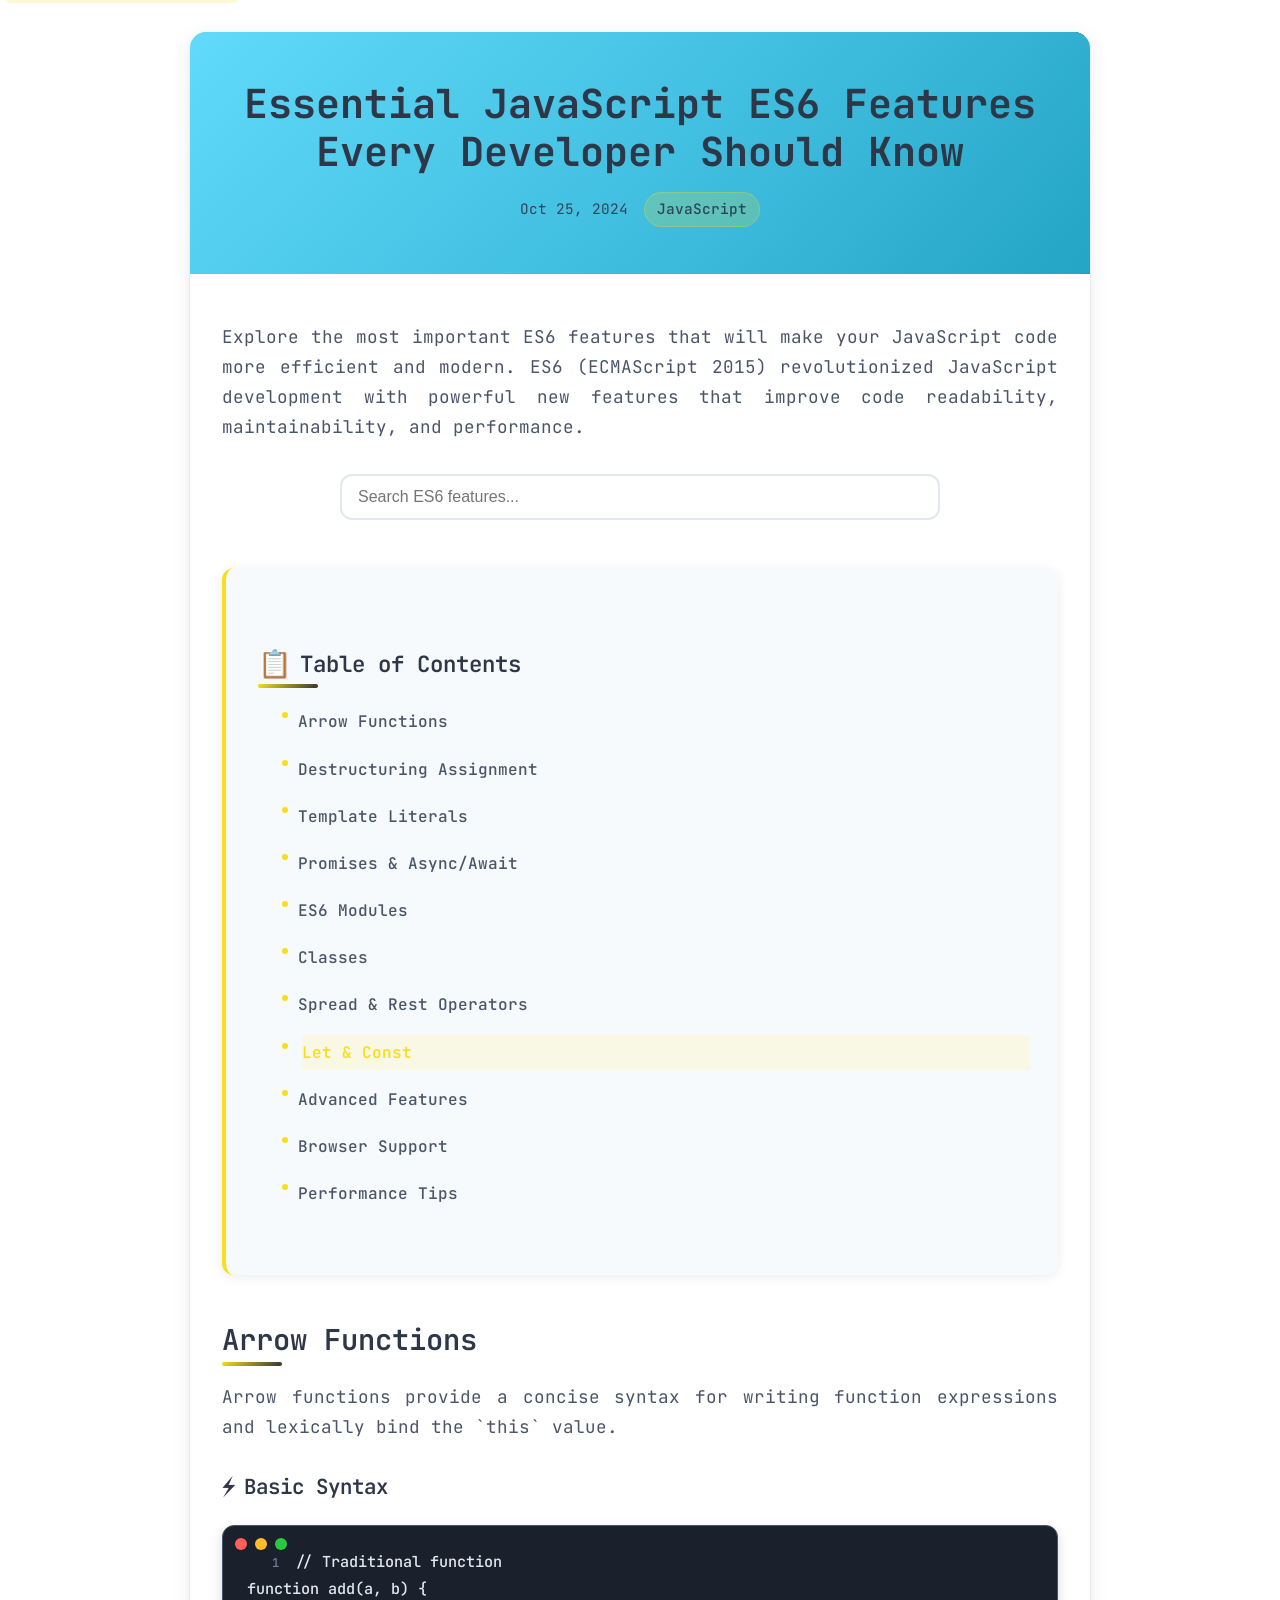
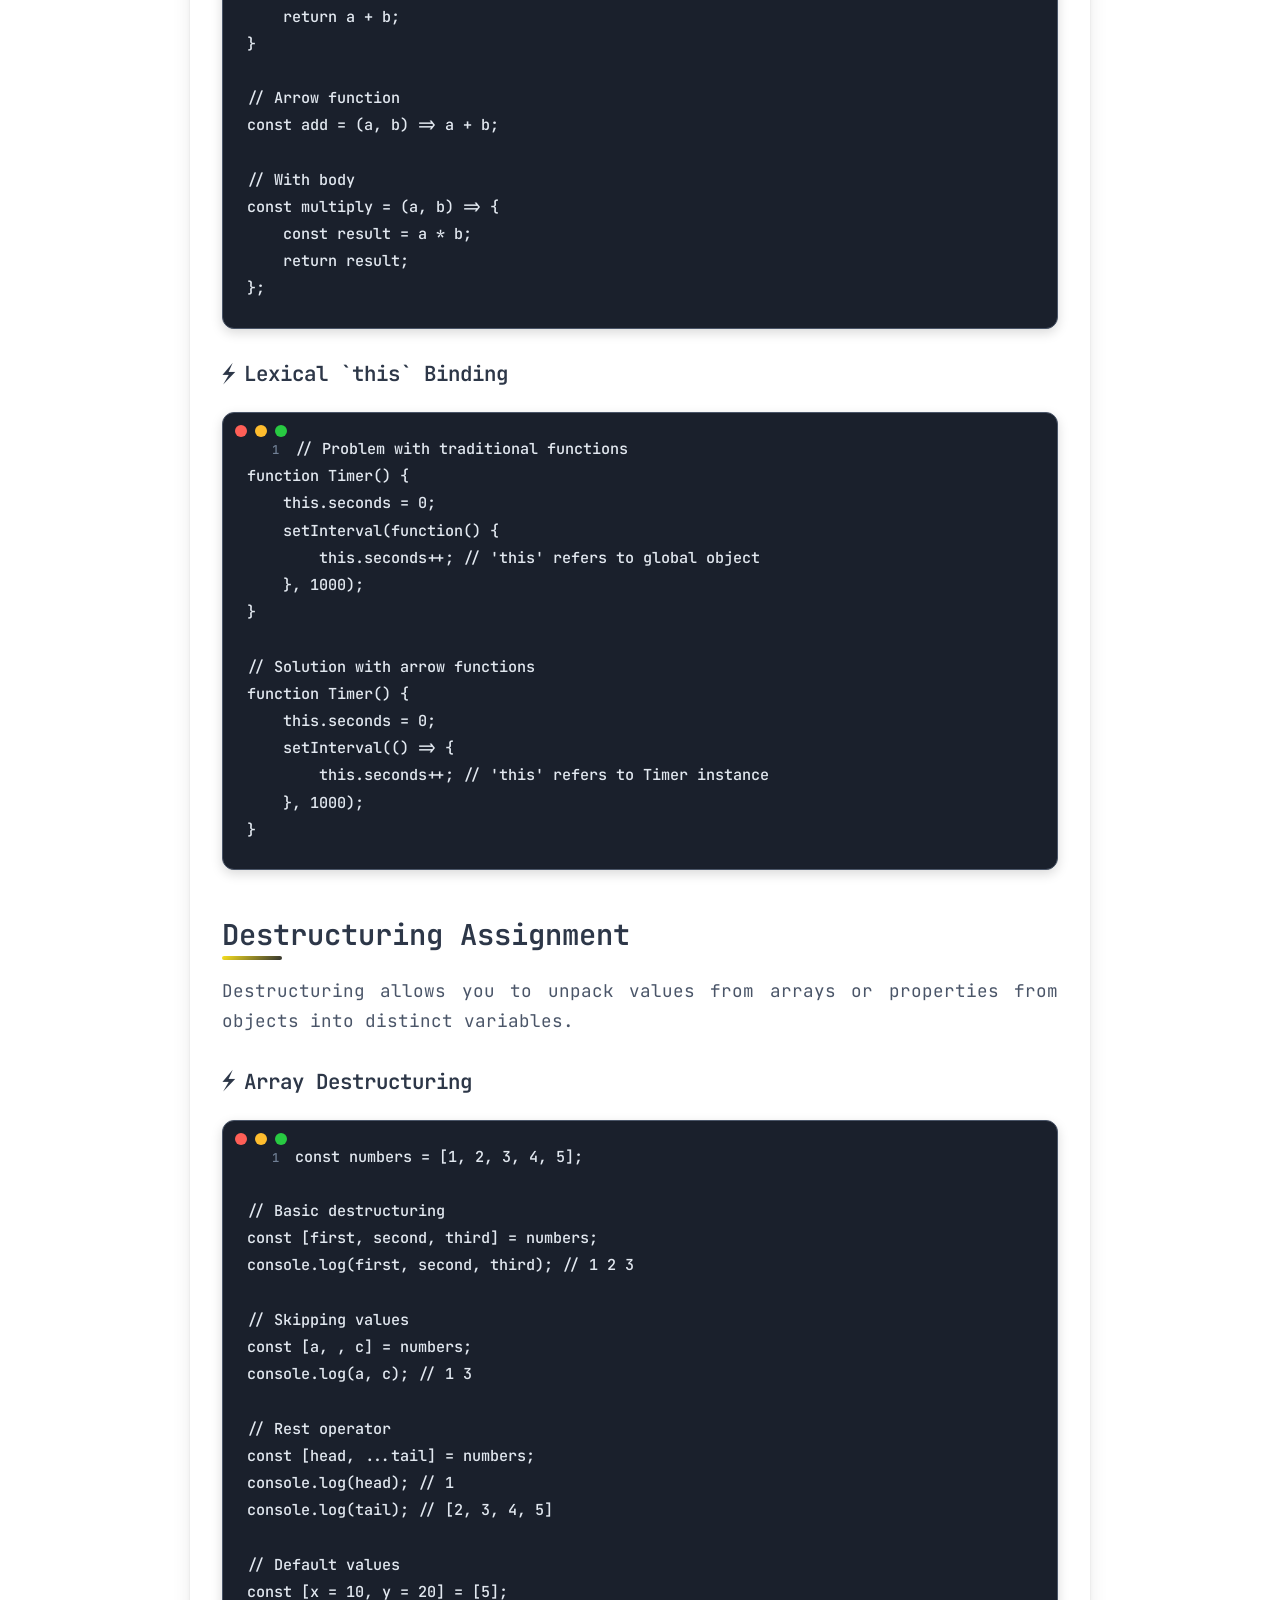
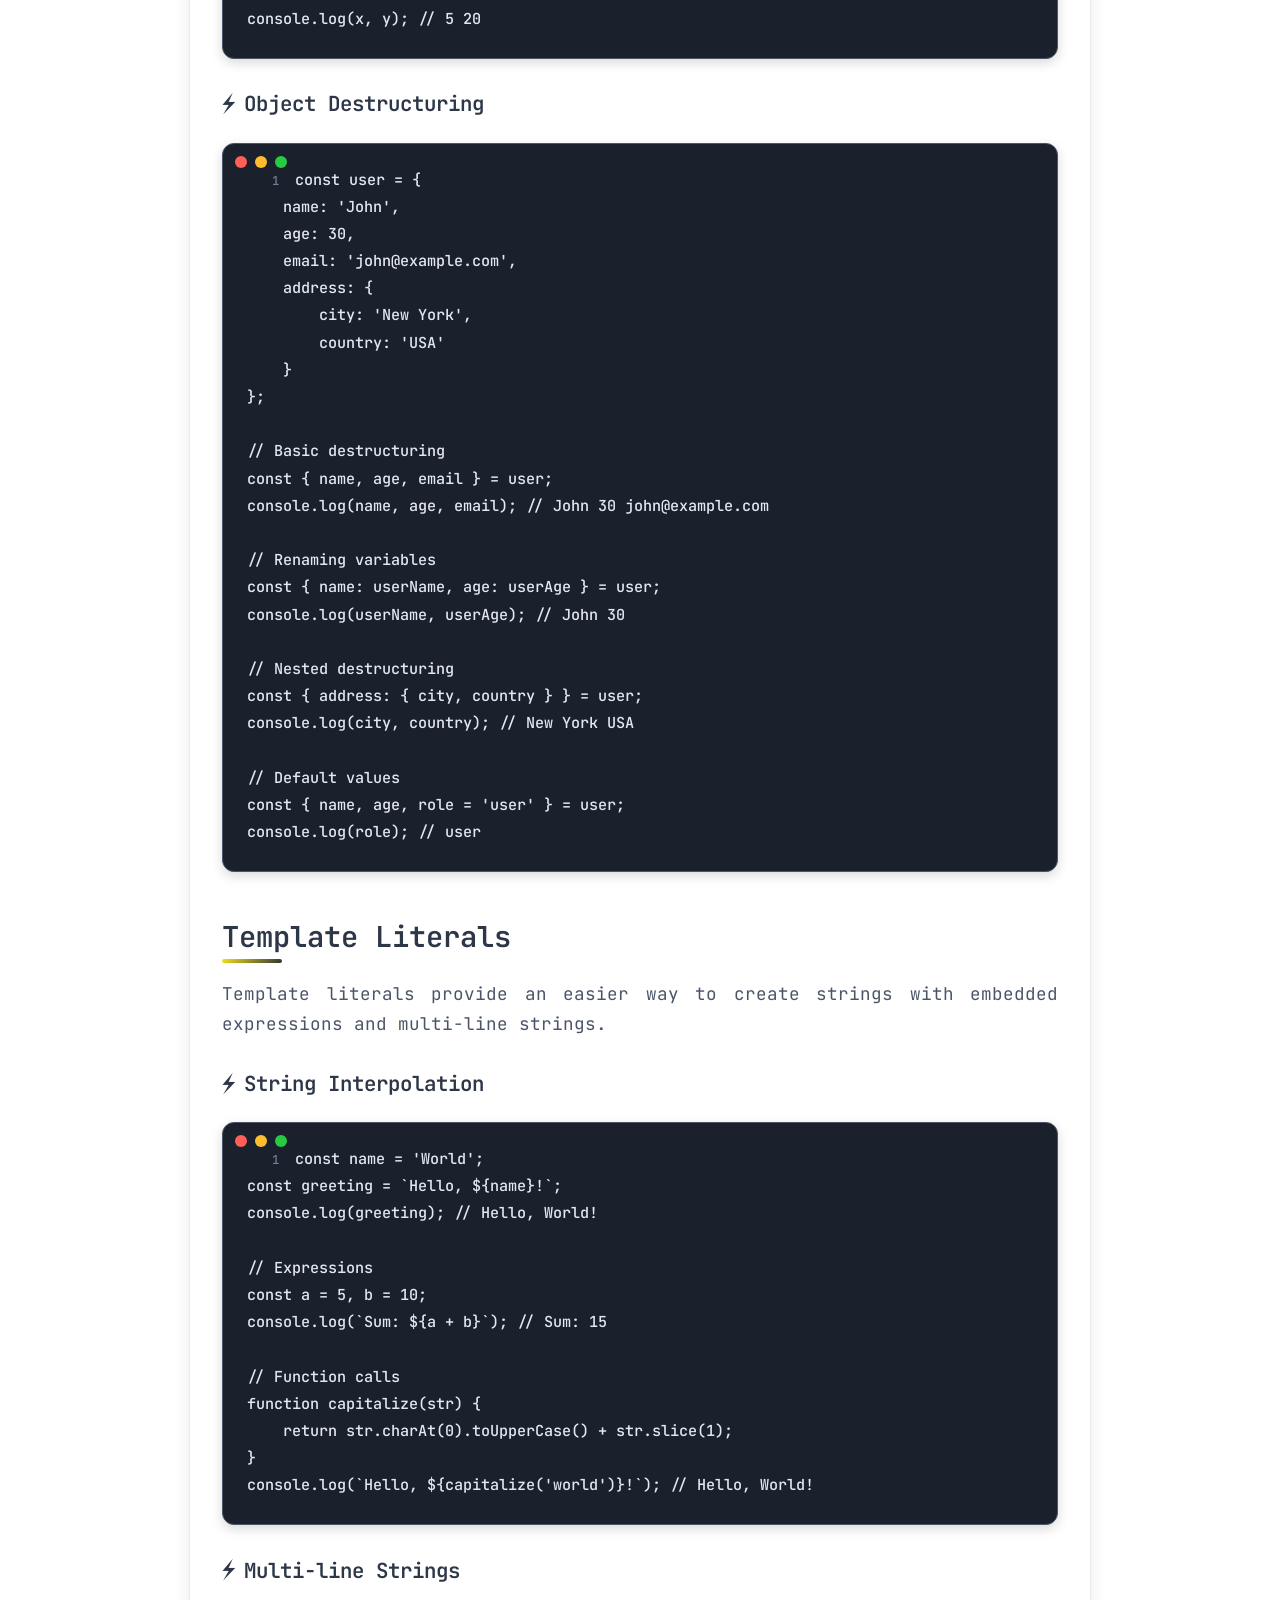
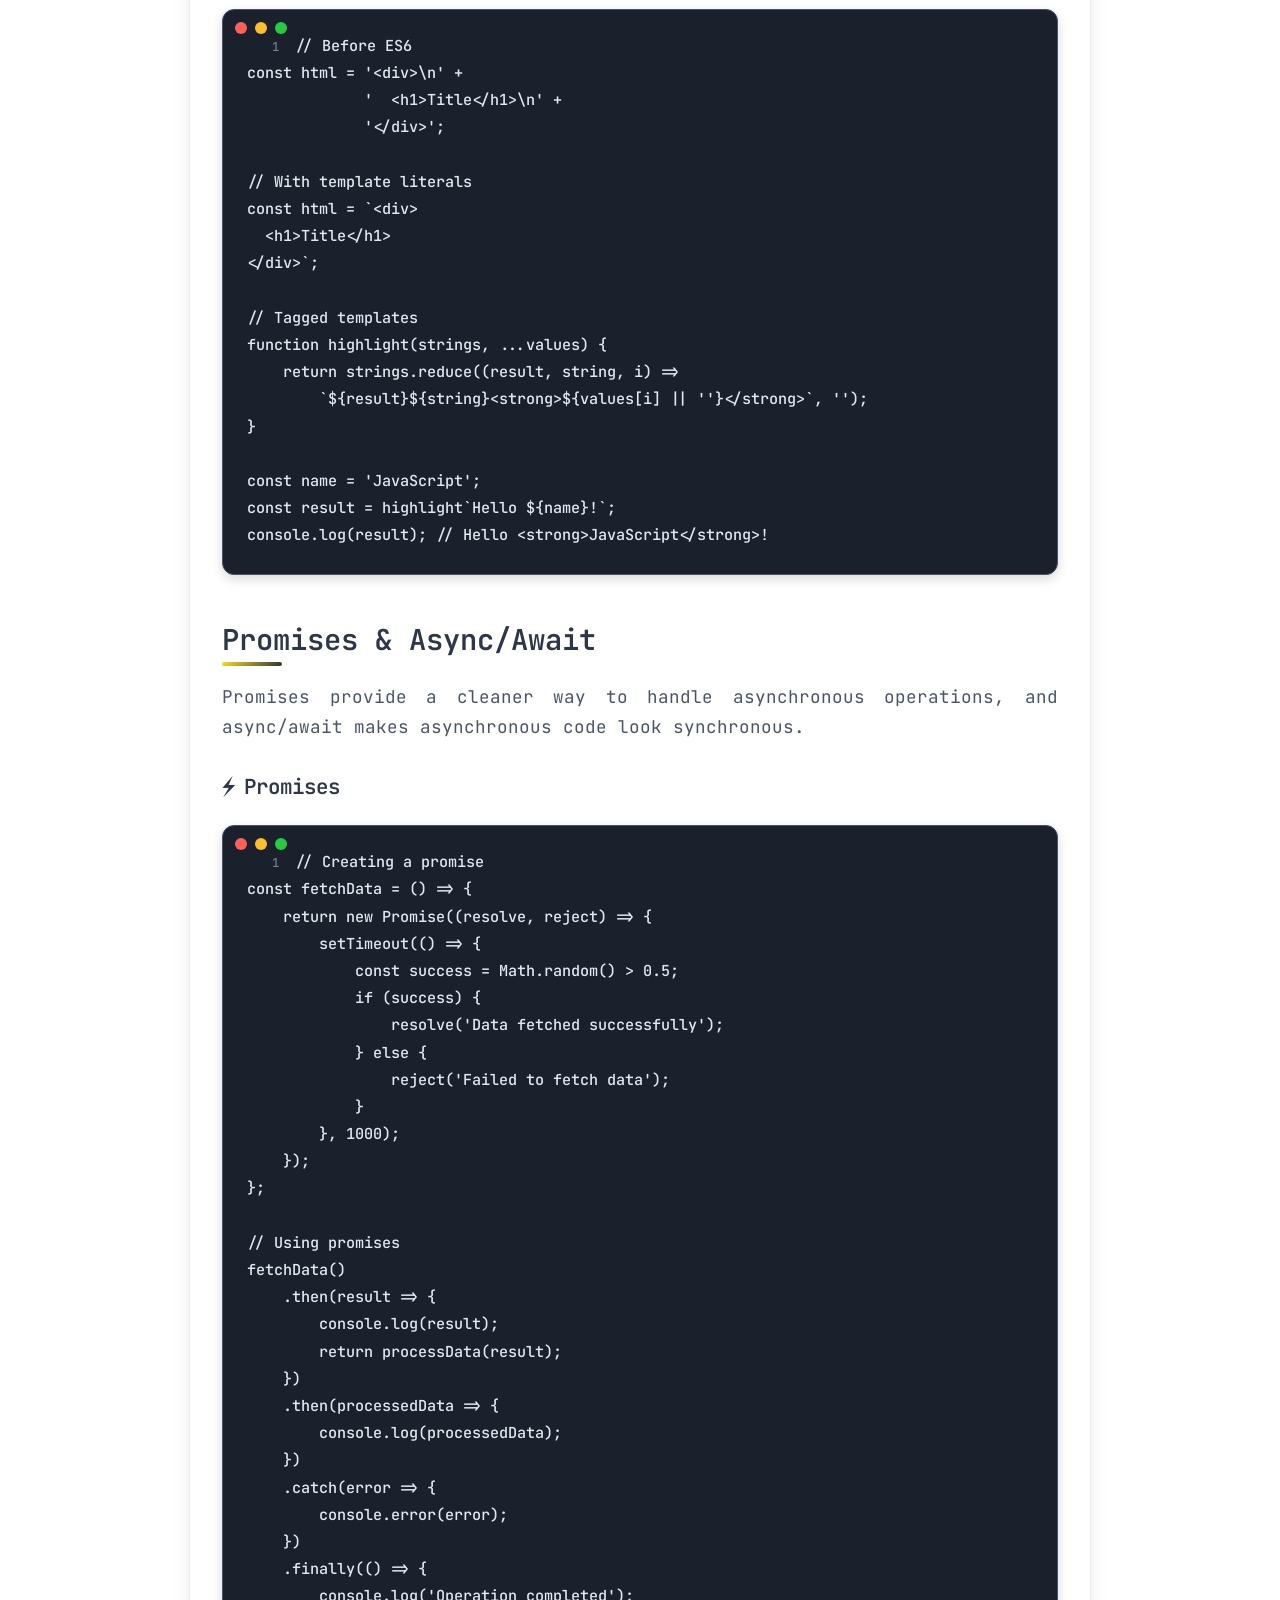
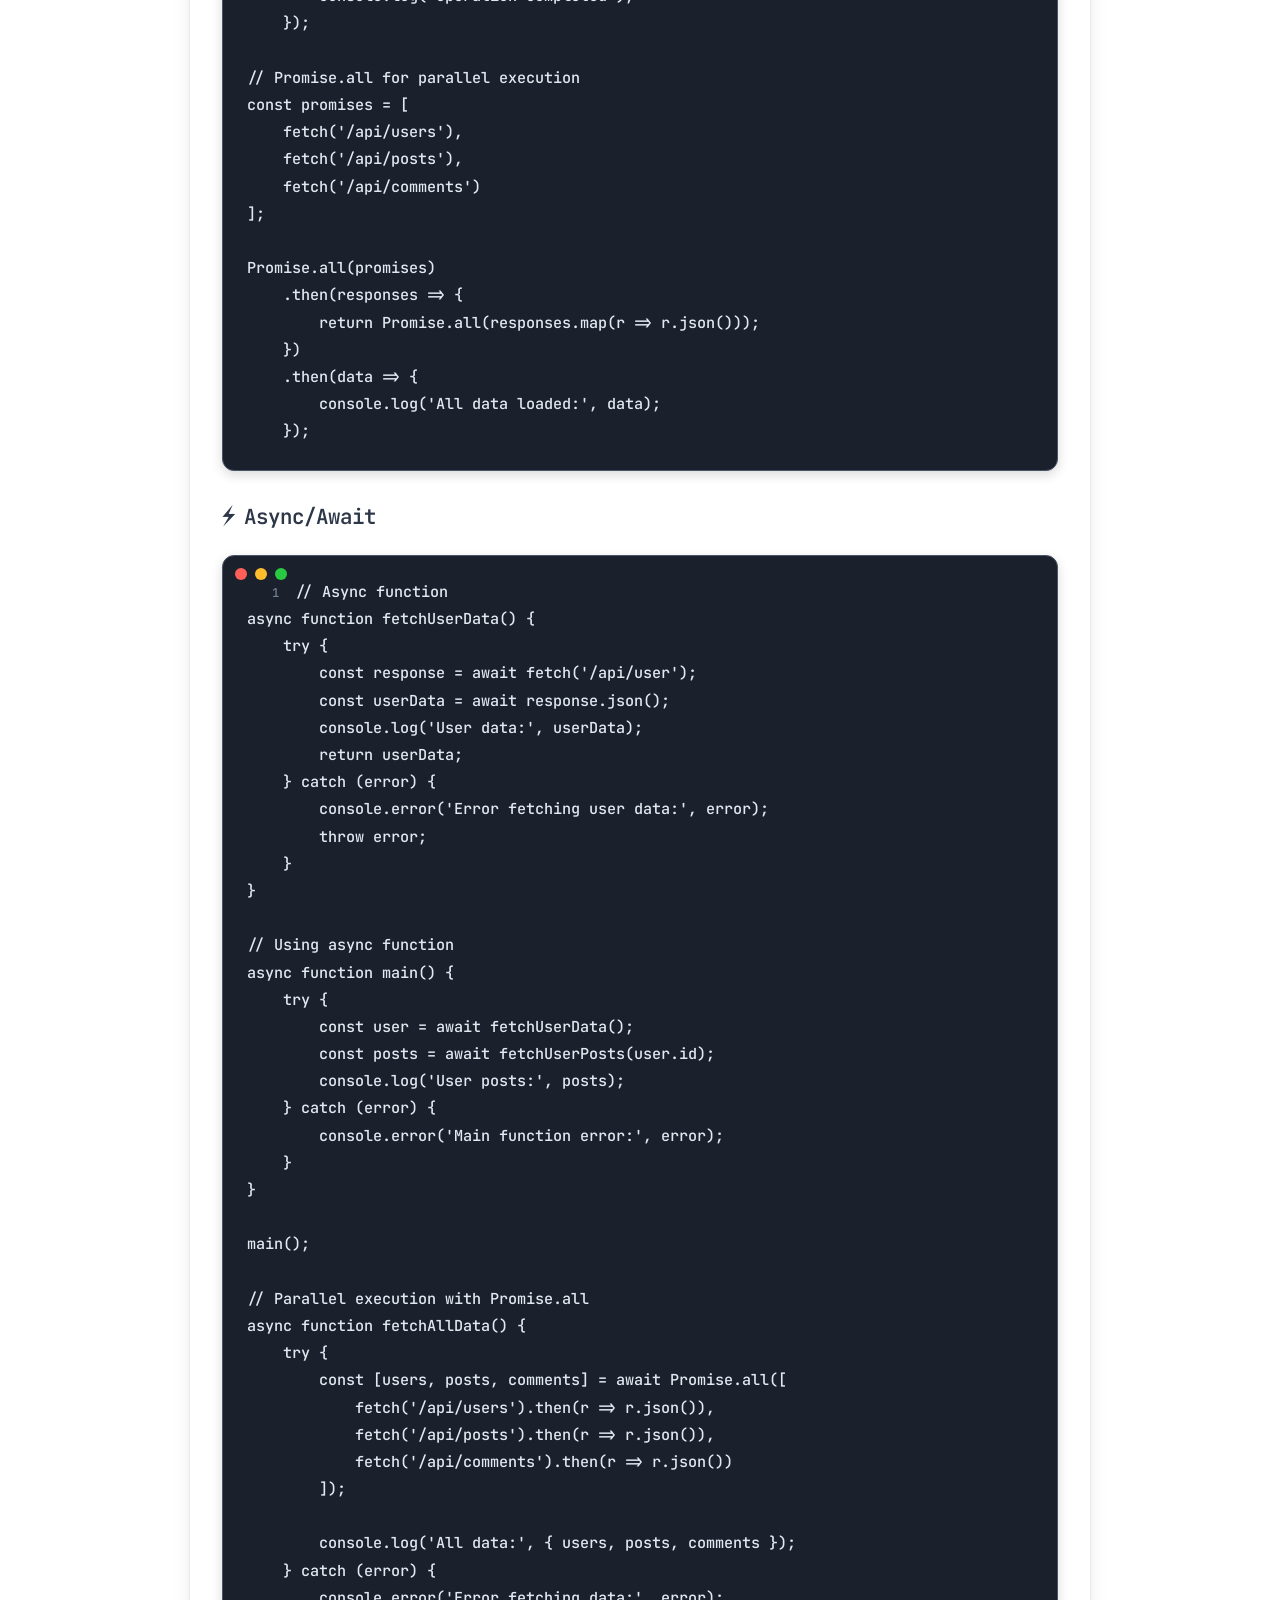
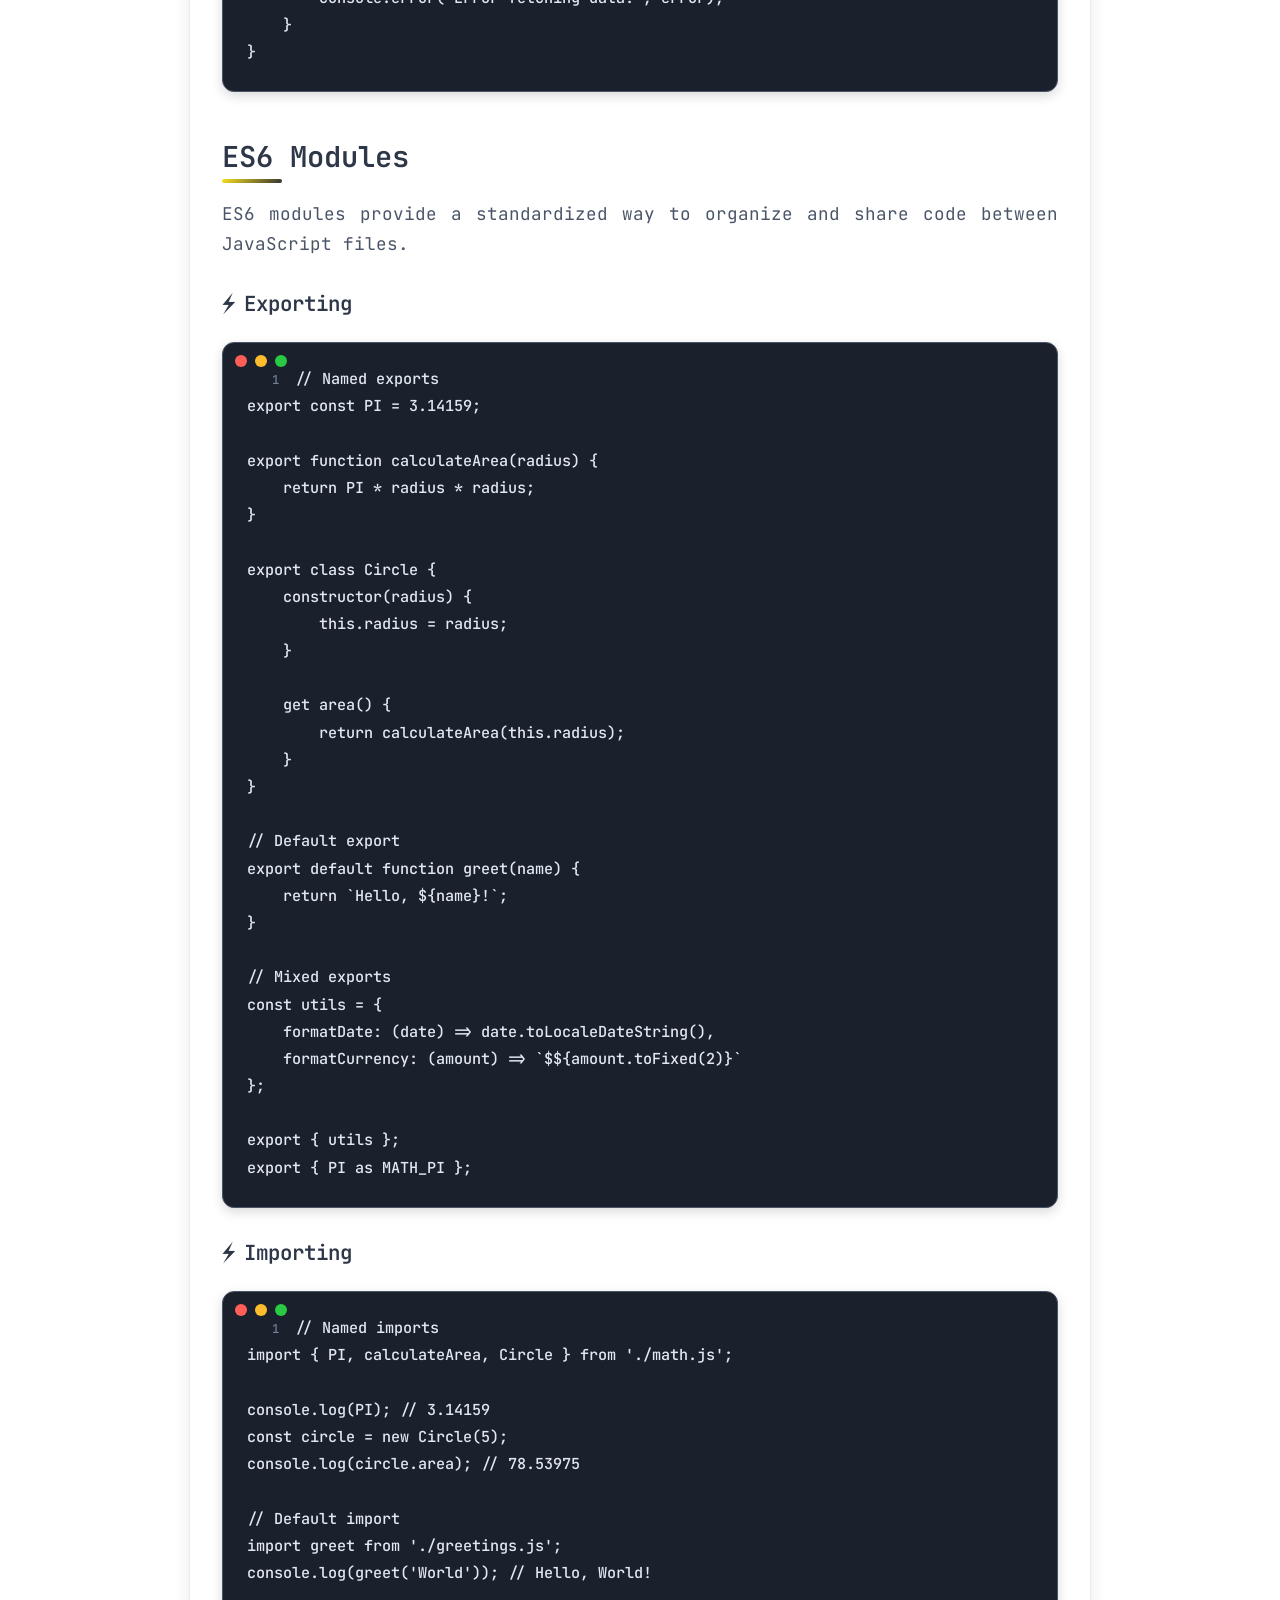
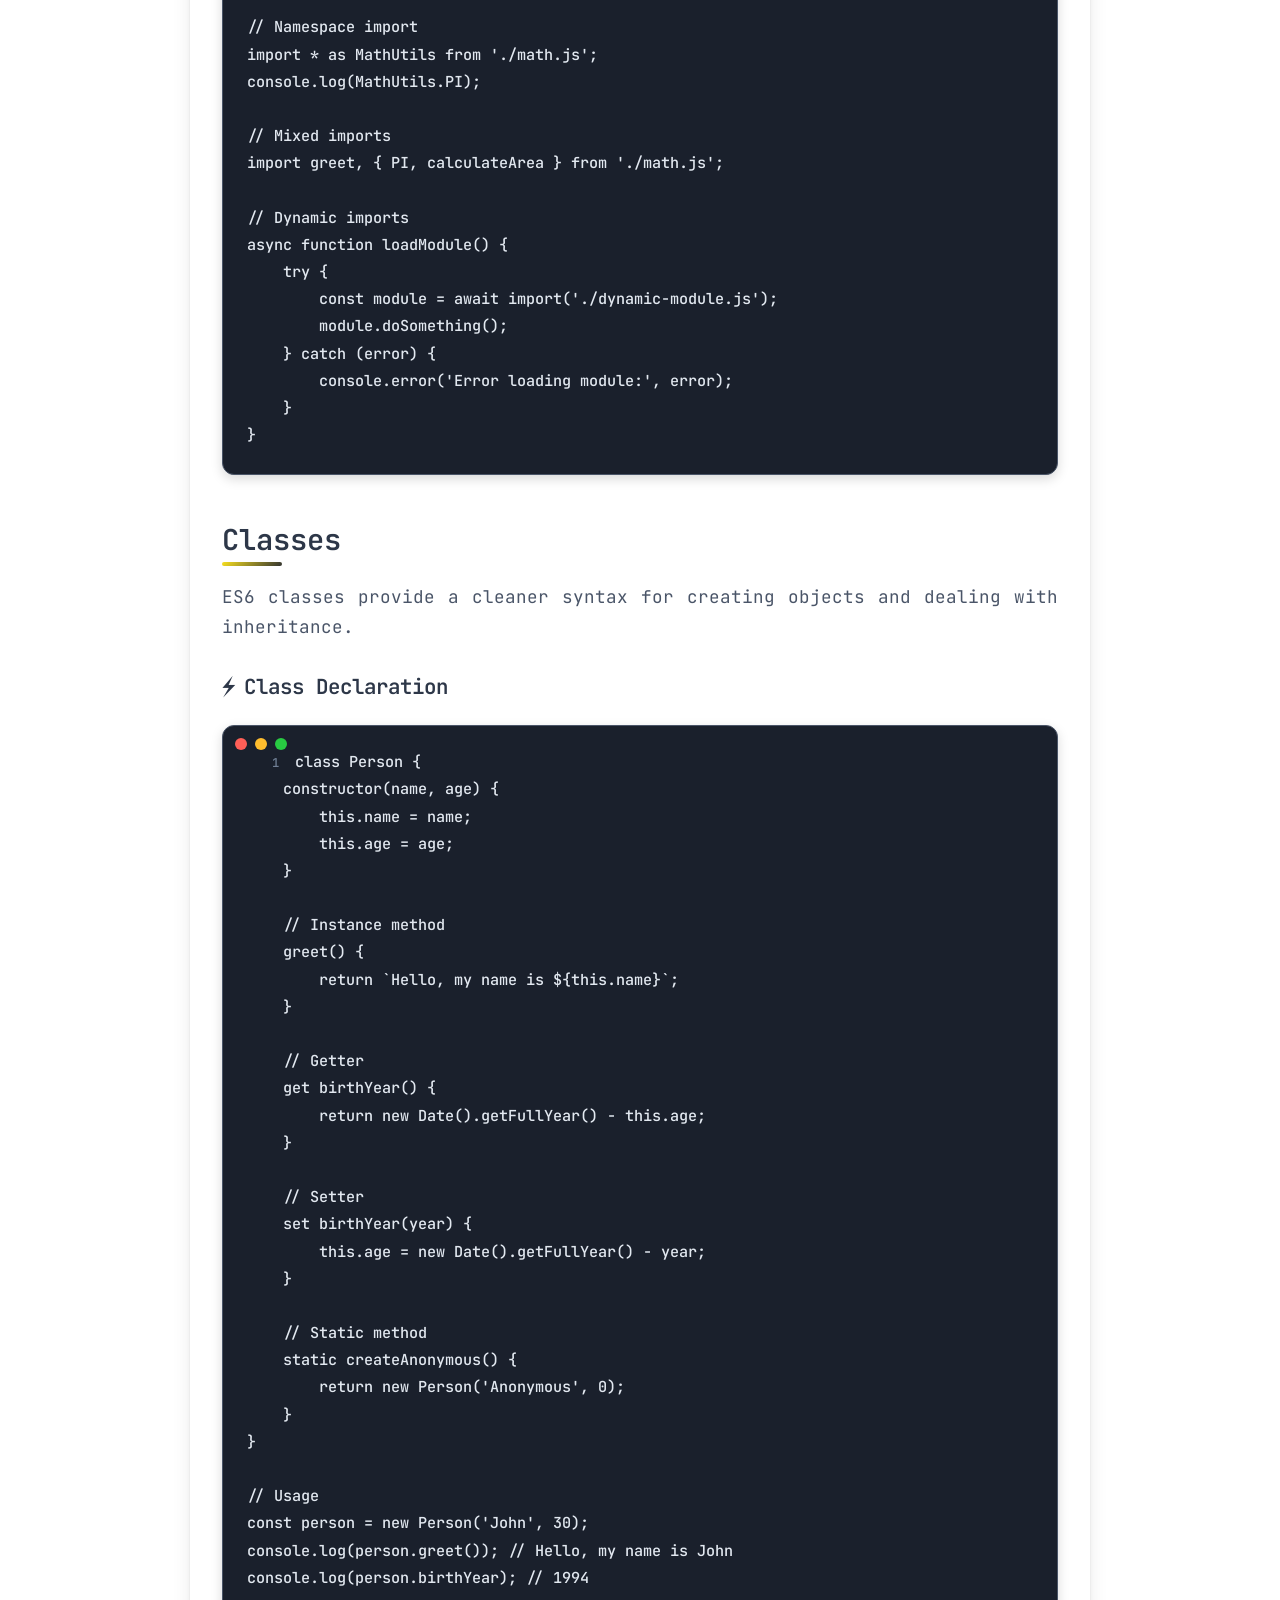
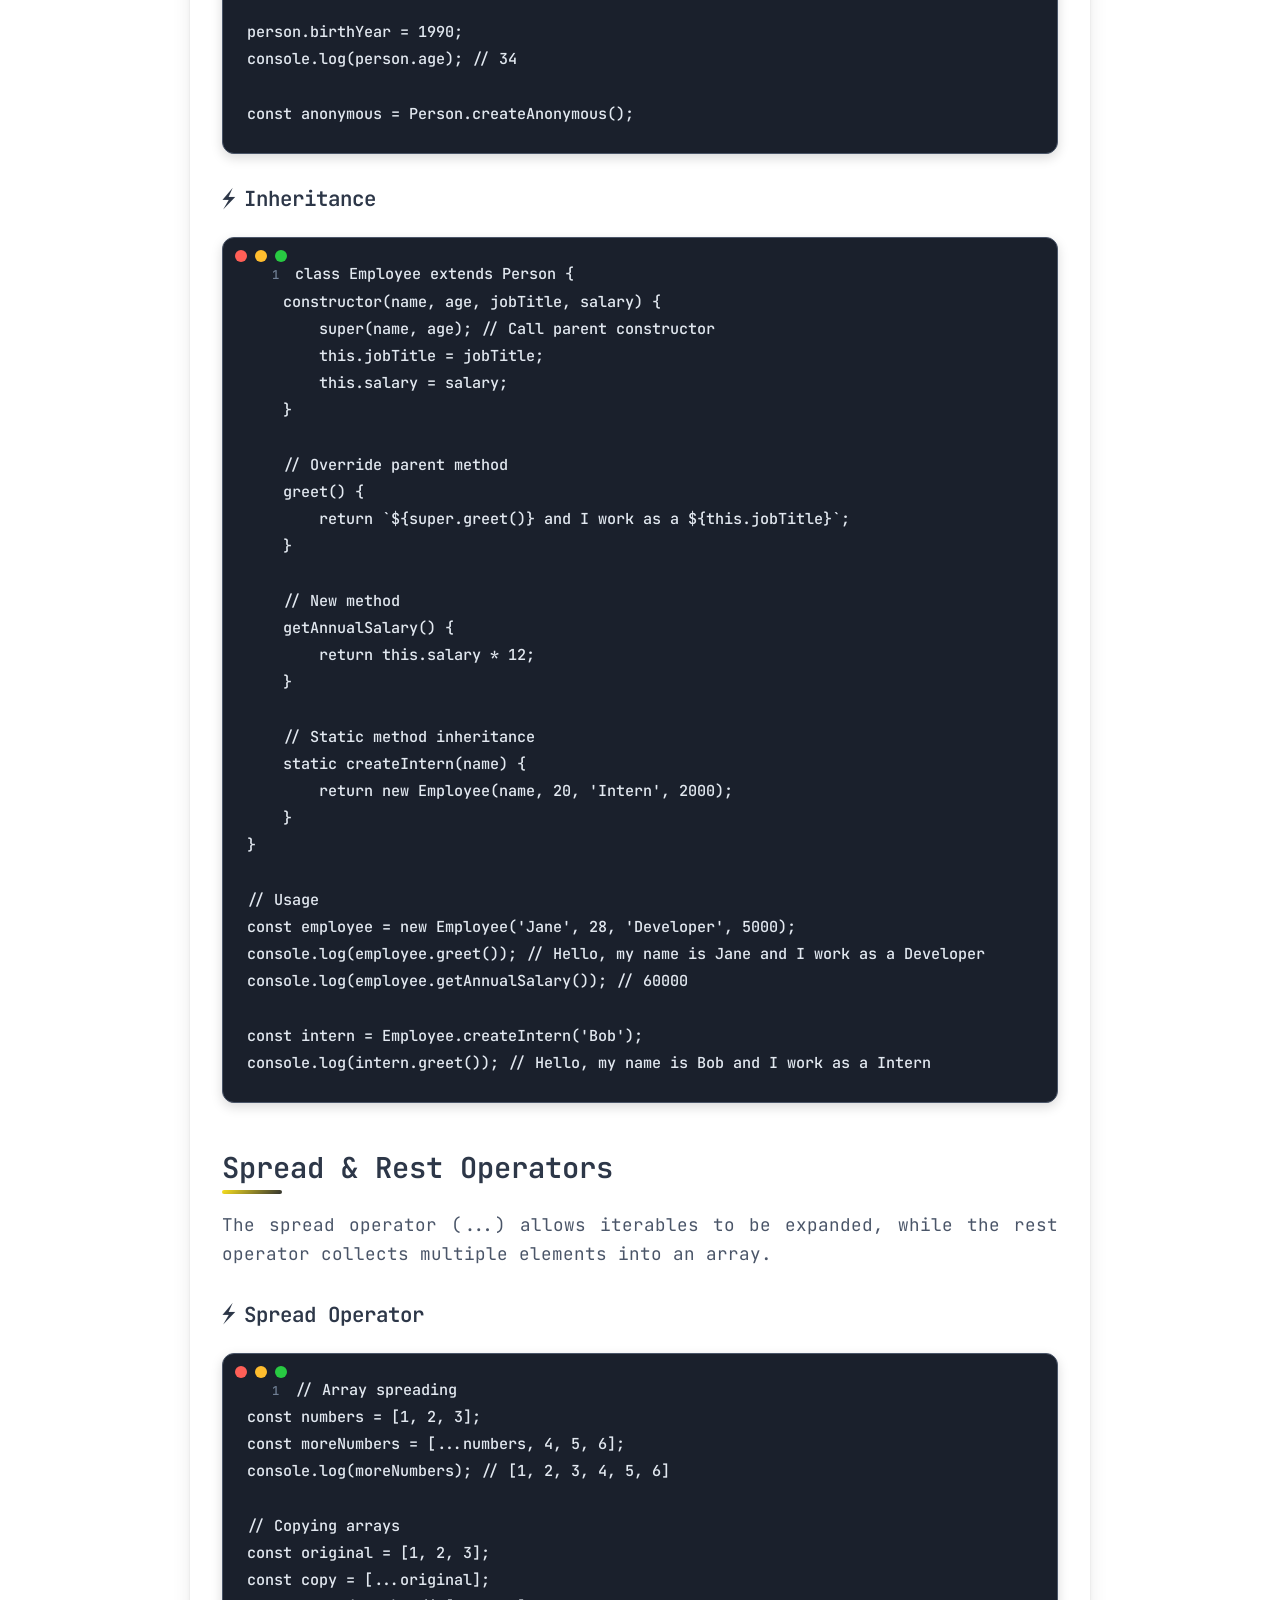
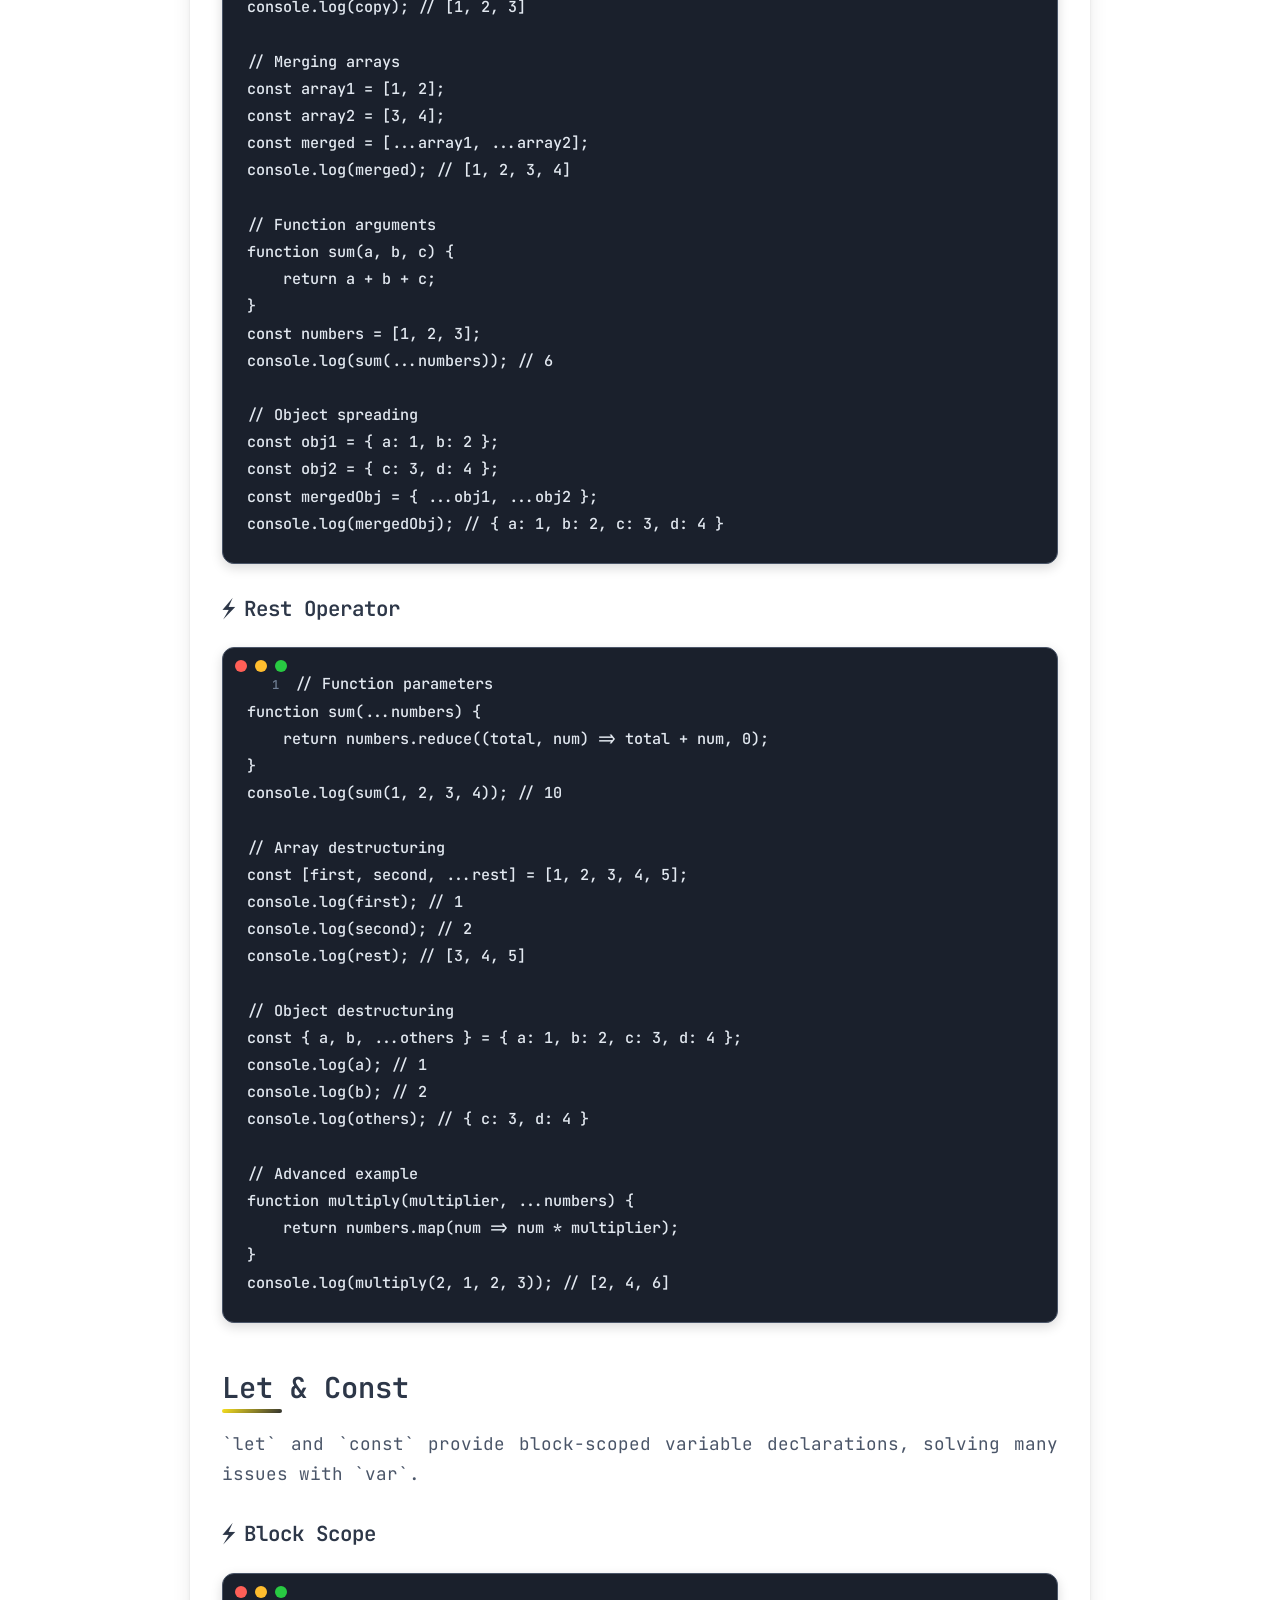
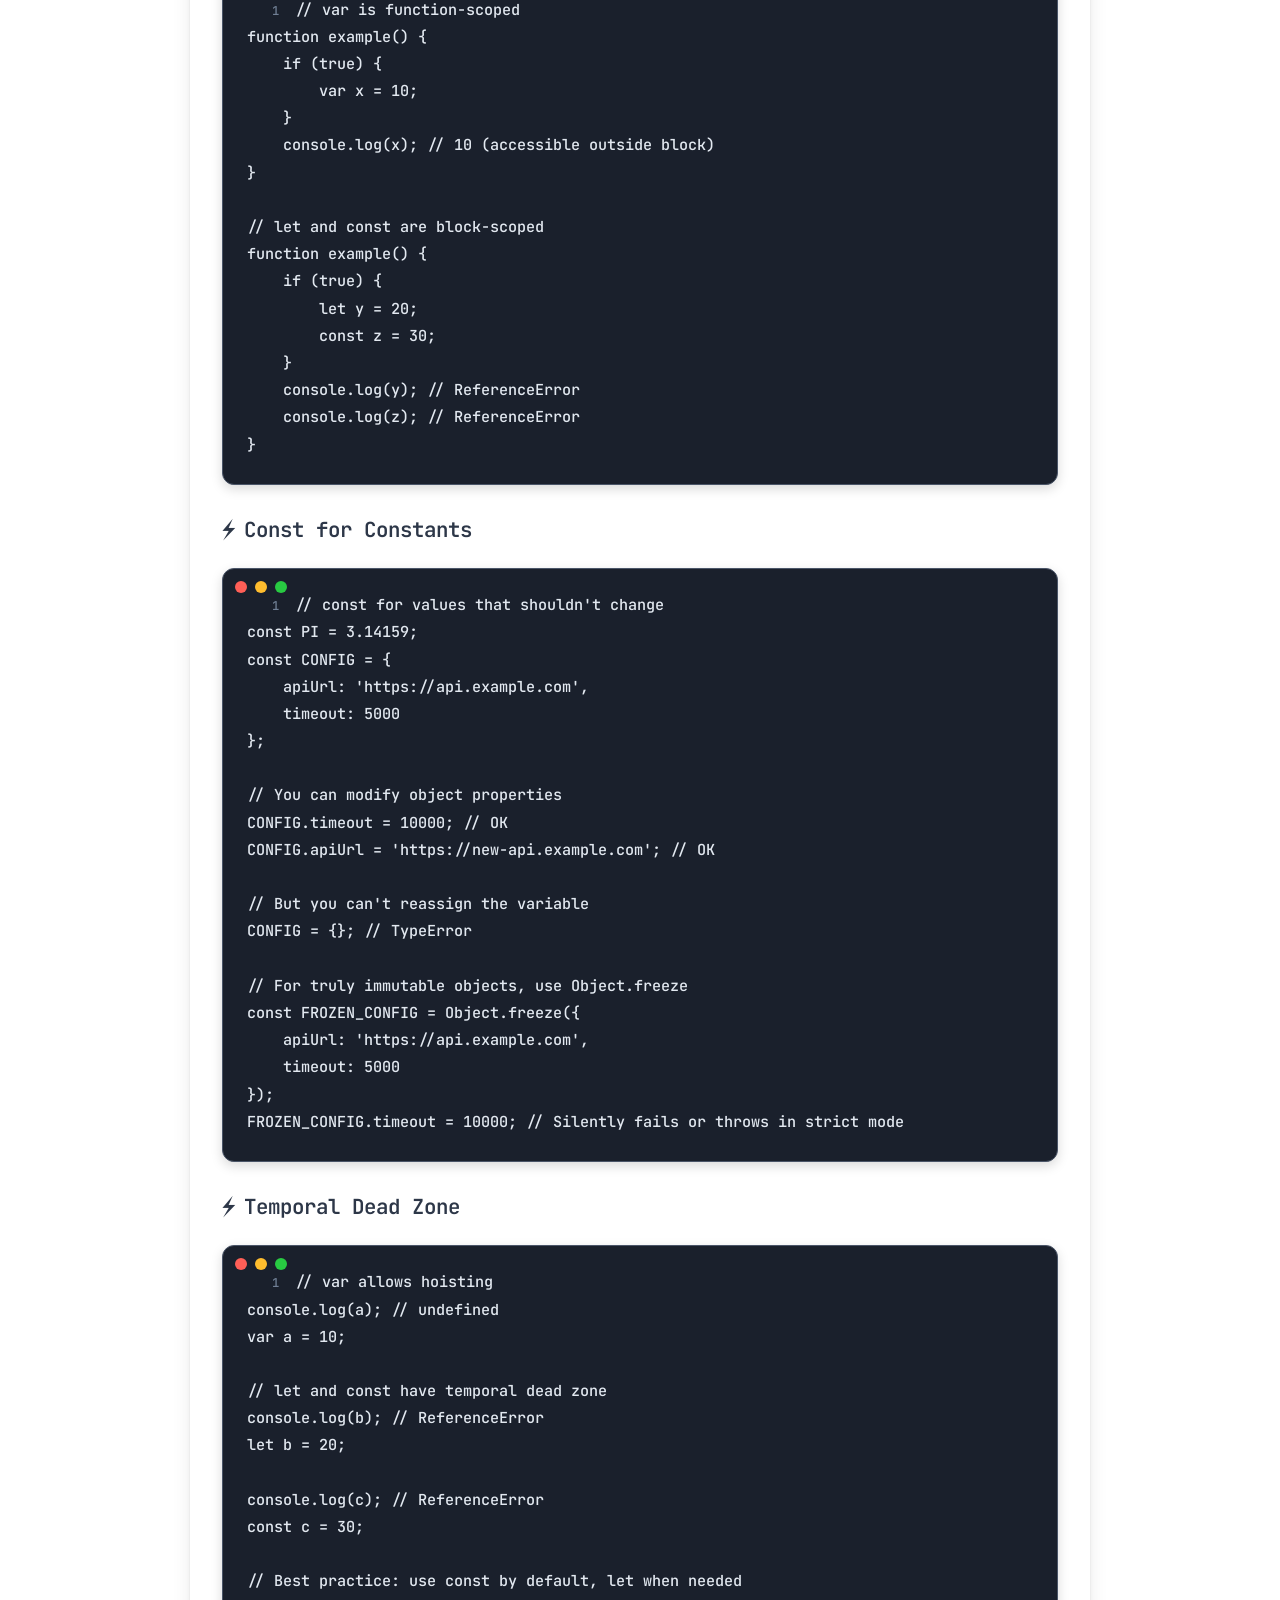
<file: Essential-javaScript.html>
<!DOCTYPE html>
<html lang="en">
<head>
    <meta charset="UTF-8">
    <meta name="viewport" content="width=device-width, initial-scale=1.0">
    <title>Essential JavaScript ES6 Features Every Developer Should Know | Modern JavaScript Guide</title>

    <!-- SEO Meta Tags -->
    <meta name="description" content="Master essential ES6 features including arrow functions, destructuring, promises, async/await, and modules. Learn modern JavaScript with practical examples and code snippets.">
    <meta name="keywords" content="JavaScript ES6, arrow functions, destructuring, promises, async await, modules, modern JavaScript, web development, ES6 features">
    <meta name="author" content="Titus T. Bangura">
    <meta name="robots" content="index, follow">
    <meta name="language" content="English">
    <link rel="canonical" href="https://Titus-dev.me/javascript-es6-features">

    <!-- Open Graph / Facebook -->
    <meta property="og:type" content="article">
    <meta property="og:url" content="https://Titus-dev.me/javascript-es6-features">
    <meta property="og:title" content="Essential JavaScript ES6 Features Every Developer Should Know | Modern JavaScript Guide">
    <meta property="og:description" content="Master essential ES6 features including arrow functions, destructuring, promises, async/await, and modules. Learn modern JavaScript with practical examples.">
    <meta property="og:image" content="https://Titus-dev.me/images/javascript-es6-og.jpg">
    <meta property="og:site_name" content="Your Website Name">

    <!-- Twitter -->
    <meta property="twitter:card" content="summary_large_image">
    <meta property="twitter:url" content="https://Titus-dev.me/javascript-es6-features">
    <meta property="twitter:title" content="Essential JavaScript ES6 Features Every Developer Should Know | Modern JavaScript Guide">
    <meta property="twitter:description" content="Master essential ES6 features including arrow functions, destructuring, promises, async/await, and modules. Learn modern JavaScript with practical examples.">
    <meta property="twitter:image" content="https://Titus-dev.me/images/javascript-es6-twitter.jpg">

    <!-- Structured Data (JSON-LD) -->
    <script type="application/ld+json">
    {
        "@context": "https://schema.org",
        "@type": "Article",
        "headline": "Essential JavaScript ES6 Features Every Developer Should Know",
        "description": "Master essential ES6 features including arrow functions, destructuring, promises, async/await, and modules. Learn modern JavaScript with practical examples and code snippets.",
        "image": "https://Titus-dev.me/images/javascript-es6-og.jpg",
        "datePublished": "2024-10-25",
        "author": {
            "@type": "Person",
            "name": "Titus T. Bangura",
            "jobTitle": "Diploma Software Engineer",
            "address": {
                "@type": "PostalAddress",
                "addressLocality": "Freetown",
                "addressCountry": "Sierra Leone"
            }
        },
        "publisher": {
            "@type": "Organization",
            "name": "Titus-dev.me"
        }
    }
    </script>

    <!-- Favicon and Icons -->
    <link rel="icon" type="image/x-icon" href="/favicon.ico">
    <link rel="apple-touch-icon" sizes="180x180" href="/apple-touch-icon.png">
    <link rel="icon" type="image/png" sizes="32x32" href="/favicon-32x32.png">
    <link rel="icon" type="image/png" sizes="16x16" href="/favicon-16x16.png">
    <link rel="manifest" href="/site.webmanifest">

    <!-- Fonts -->
    <link rel="preconnect" href="https://fonts.googleapis.com">
    <link rel="preconnect" href="https://fonts.gstatic.com" crossorigin>
    <link href="https://fonts.googleapis.com/css2?family=JetBrains+Mono:wght@400;500;600&family=Inter:wght@300;400;500;600;700&display=swap" rel="stylesheet">

    <!-- Styles -->
    <link rel="stylesheet" href="Essential-javaScript.css">
</head>
<body>
    <a href="#main-content" class="skip-link">Skip to main content</a>
    <div id="reading-progress" class="reading-progress">
        <div class="progress-bar"></div>
    </div>
        <article class="content">
            <header class="article-header">
                <h1>Essential JavaScript ES6 Features Every Developer Should Know</h1>
                <div class="meta">
                    <time datetime="2024-10-25">Oct 25, 2024</time>
                    <span class="category">JavaScript</span>
                </div>
            </header>

            <div class="article-content">
                <p>Explore the most important ES6 features that will make your JavaScript code more efficient and modern. ES6 (ECMAScript 2015) revolutionized JavaScript development with powerful new features that improve code readability, maintainability, and performance.</p>

                <!-- Search Functionality -->
                <div class="search-container">
                    <input type="search" id="content-search" placeholder="Search ES6 features..." aria-label="Search content">
                    <button type="button" id="clear-search" aria-label="Clear search">✕</button>
                    <div id="search-results" class="search-results" role="status" aria-live="polite"></div>
                </div>

                <nav class="table-of-contents">
                    <h2>Table of Contents</h2>
                    <ul>
                        <li><a href="#arrow-functions">Arrow Functions</a></li>
                        <li><a href="#destructuring">Destructuring Assignment</a></li>
                        <li><a href="#template-literals">Template Literals</a></li>
                        <li><a href="#promises">Promises & Async/Await</a></li>
                        <li><a href="#modules">ES6 Modules</a></li>
                        <li><a href="#classes">Classes</a></li>
                        <li><a href="#spread-rest">Spread & Rest Operators</a></li>
                        <li><a href="#let-const">Let & Const</a></li>
                        <li><a href="#advanced-features">Advanced Features</a></li>
                        <li><a href="#browser-support">Browser Support</a></li>
                        <li><a href="#performance-tips">Performance Tips</a></li>
                    </ul>
                </nav>

                <section id="arrow-functions">
                    <h2>Arrow Functions</h2>
                    <p>Arrow functions provide a concise syntax for writing function expressions and lexically bind the `this` value.</p>

                    <h3>Basic Syntax</h3>
                    <pre><code>// Traditional function
function add(a, b) {
    return a + b;
}

// Arrow function
const add = (a, b) => a + b;

// With body
const multiply = (a, b) => {
    const result = a * b;
    return result;
};</code></pre>

                    <h3>Lexical `this` Binding</h3>
                    <pre><code>// Problem with traditional functions
function Timer() {
    this.seconds = 0;
    setInterval(function() {
        this.seconds++; // 'this' refers to global object
    }, 1000);
}

// Solution with arrow functions
function Timer() {
    this.seconds = 0;
    setInterval(() => {
        this.seconds++; // 'this' refers to Timer instance
    }, 1000);
}</code></pre>
                </section>

                <section id="destructuring">
                    <h2>Destructuring Assignment</h2>
                    <p>Destructuring allows you to unpack values from arrays or properties from objects into distinct variables.</p>

                    <h3>Array Destructuring</h3>
                    <pre><code>const numbers = [1, 2, 3, 4, 5];

// Basic destructuring
const [first, second, third] = numbers;
console.log(first, second, third); // 1 2 3

// Skipping values
const [a, , c] = numbers;
console.log(a, c); // 1 3

// Rest operator
const [head, ...tail] = numbers;
console.log(head); // 1
console.log(tail); // [2, 3, 4, 5]

// Default values
const [x = 10, y = 20] = [5];
console.log(x, y); // 5 20</code></pre>

                    <h3>Object Destructuring</h3>
                    <pre><code>const user = {
    name: 'John',
    age: 30,
    email: 'john@example.com',
    address: {
        city: 'New York',
        country: 'USA'
    }
};

// Basic destructuring
const { name, age, email } = user;
console.log(name, age, email); // John 30 john@example.com

// Renaming variables
const { name: userName, age: userAge } = user;
console.log(userName, userAge); // John 30

// Nested destructuring
const { address: { city, country } } = user;
console.log(city, country); // New York USA

// Default values
const { name, age, role = 'user' } = user;
console.log(role); // user</code></pre>
                </section>

                <section id="template-literals">
                    <h2>Template Literals</h2>
                    <p>Template literals provide an easier way to create strings with embedded expressions and multi-line strings.</p>

                    <h3>String Interpolation</h3>
                    <pre><code>const name = 'World';
const greeting = `Hello, ${name}!`;
console.log(greeting); // Hello, World!

// Expressions
const a = 5, b = 10;
console.log(`Sum: ${a + b}`); // Sum: 15

// Function calls
function capitalize(str) {
    return str.charAt(0).toUpperCase() + str.slice(1);
}
console.log(`Hello, ${capitalize('world')}!`); // Hello, World!</code></pre>

                    <h3>Multi-line Strings</h3>
                    <pre><code>// Before ES6
const html = '&lt;div&gt;\n' +
             '  &lt;h1&gt;Title&lt;/h1&gt;\n' +
             '&lt;/div&gt;';

// With template literals
const html = `&lt;div&gt;
  &lt;h1&gt;Title&lt;/h1&gt;
&lt;/div&gt;`;

// Tagged templates
function highlight(strings, ...values) {
    return strings.reduce((result, string, i) =>
        `${result}${string}&lt;strong&gt;${values[i] || ''}&lt;/strong&gt;`, '');
}

const name = 'JavaScript';
const result = highlight`Hello ${name}!`;
console.log(result); // Hello &lt;strong&gt;JavaScript&lt;/strong&gt;!</code></pre>
                </section>

                <section id="promises">
                    <h2>Promises & Async/Await</h2>
                    <p>Promises provide a cleaner way to handle asynchronous operations, and async/await makes asynchronous code look synchronous.</p>

                    <h3>Promises</h3>
                    <pre><code>// Creating a promise
const fetchData = () => {
    return new Promise((resolve, reject) => {
        setTimeout(() => {
            const success = Math.random() > 0.5;
            if (success) {
                resolve('Data fetched successfully');
            } else {
                reject('Failed to fetch data');
            }
        }, 1000);
    });
};

// Using promises
fetchData()
    .then(result => {
        console.log(result);
        return processData(result);
    })
    .then(processedData => {
        console.log(processedData);
    })
    .catch(error => {
        console.error(error);
    })
    .finally(() => {
        console.log('Operation completed');
    });

// Promise.all for parallel execution
const promises = [
    fetch('/api/users'),
    fetch('/api/posts'),
    fetch('/api/comments')
];

Promise.all(promises)
    .then(responses => {
        return Promise.all(responses.map(r => r.json()));
    })
    .then(data => {
        console.log('All data loaded:', data);
    });</code></pre>

                    <h3>Async/Await</h3>
                    <pre><code>// Async function
async function fetchUserData() {
    try {
        const response = await fetch('/api/user');
        const userData = await response.json();
        console.log('User data:', userData);
        return userData;
    } catch (error) {
        console.error('Error fetching user data:', error);
        throw error;
    }
}

// Using async function
async function main() {
    try {
        const user = await fetchUserData();
        const posts = await fetchUserPosts(user.id);
        console.log('User posts:', posts);
    } catch (error) {
        console.error('Main function error:', error);
    }
}

main();

// Parallel execution with Promise.all
async function fetchAllData() {
    try {
        const [users, posts, comments] = await Promise.all([
            fetch('/api/users').then(r => r.json()),
            fetch('/api/posts').then(r => r.json()),
            fetch('/api/comments').then(r => r.json())
        ]);

        console.log('All data:', { users, posts, comments });
    } catch (error) {
        console.error('Error fetching data:', error);
    }
}</code></pre>
                </section>

                <section id="modules">
                    <h2>ES6 Modules</h2>
                    <p>ES6 modules provide a standardized way to organize and share code between JavaScript files.</p>

                    <h3>Exporting</h3>
                    <pre><code>// Named exports
export const PI = 3.14159;

export function calculateArea(radius) {
    return PI * radius * radius;
}

export class Circle {
    constructor(radius) {
        this.radius = radius;
    }

    get area() {
        return calculateArea(this.radius);
    }
}

// Default export
export default function greet(name) {
    return `Hello, ${name}!`;
}

// Mixed exports
const utils = {
    formatDate: (date) => date.toLocaleDateString(),
    formatCurrency: (amount) => `$${amount.toFixed(2)}`
};

export { utils };
export { PI as MATH_PI };</code></pre>

                    <h3>Importing</h3>
                    <pre><code>// Named imports
import { PI, calculateArea, Circle } from './math.js';

console.log(PI); // 3.14159
const circle = new Circle(5);
console.log(circle.area); // 78.53975

// Default import
import greet from './greetings.js';
console.log(greet('World')); // Hello, World!

// Namespace import
import * as MathUtils from './math.js';
console.log(MathUtils.PI);

// Mixed imports
import greet, { PI, calculateArea } from './math.js';

// Dynamic imports
async function loadModule() {
    try {
        const module = await import('./dynamic-module.js');
        module.doSomething();
    } catch (error) {
        console.error('Error loading module:', error);
    }
}</code></pre>
                </section>

                <section id="classes">
                    <h2>Classes</h2>
                    <p>ES6 classes provide a cleaner syntax for creating objects and dealing with inheritance.</p>

                    <h3>Class Declaration</h3>
                    <pre><code>class Person {
    constructor(name, age) {
        this.name = name;
        this.age = age;
    }

    // Instance method
    greet() {
        return `Hello, my name is ${this.name}`;
    }

    // Getter
    get birthYear() {
        return new Date().getFullYear() - this.age;
    }

    // Setter
    set birthYear(year) {
        this.age = new Date().getFullYear() - year;
    }

    // Static method
    static createAnonymous() {
        return new Person('Anonymous', 0);
    }
}

// Usage
const person = new Person('John', 30);
console.log(person.greet()); // Hello, my name is John
console.log(person.birthYear); // 1994

person.birthYear = 1990;
console.log(person.age); // 34

const anonymous = Person.createAnonymous();</code></pre>

                    <h3>Inheritance</h3>
                    <pre><code>class Employee extends Person {
    constructor(name, age, jobTitle, salary) {
        super(name, age); // Call parent constructor
        this.jobTitle = jobTitle;
        this.salary = salary;
    }

    // Override parent method
    greet() {
        return `${super.greet()} and I work as a ${this.jobTitle}`;
    }

    // New method
    getAnnualSalary() {
        return this.salary * 12;
    }

    // Static method inheritance
    static createIntern(name) {
        return new Employee(name, 20, 'Intern', 2000);
    }
}

// Usage
const employee = new Employee('Jane', 28, 'Developer', 5000);
console.log(employee.greet()); // Hello, my name is Jane and I work as a Developer
console.log(employee.getAnnualSalary()); // 60000

const intern = Employee.createIntern('Bob');
console.log(intern.greet()); // Hello, my name is Bob and I work as a Intern</code></pre>
                </section>

                <section id="spread-rest">
                    <h2>Spread & Rest Operators</h2>
                    <p>The spread operator (...) allows iterables to be expanded, while the rest operator collects multiple elements into an array.</p>

                    <h3>Spread Operator</h3>
                    <pre><code>// Array spreading
const numbers = [1, 2, 3];
const moreNumbers = [...numbers, 4, 5, 6];
console.log(moreNumbers); // [1, 2, 3, 4, 5, 6]

// Copying arrays
const original = [1, 2, 3];
const copy = [...original];
console.log(copy); // [1, 2, 3]

// Merging arrays
const array1 = [1, 2];
const array2 = [3, 4];
const merged = [...array1, ...array2];
console.log(merged); // [1, 2, 3, 4]

// Function arguments
function sum(a, b, c) {
    return a + b + c;
}
const numbers = [1, 2, 3];
console.log(sum(...numbers)); // 6

// Object spreading
const obj1 = { a: 1, b: 2 };
const obj2 = { c: 3, d: 4 };
const mergedObj = { ...obj1, ...obj2 };
console.log(mergedObj); // { a: 1, b: 2, c: 3, d: 4 }</code></pre>

                    <h3>Rest Operator</h3>
                    <pre><code>// Function parameters
function sum(...numbers) {
    return numbers.reduce((total, num) => total + num, 0);
}
console.log(sum(1, 2, 3, 4)); // 10

// Array destructuring
const [first, second, ...rest] = [1, 2, 3, 4, 5];
console.log(first); // 1
console.log(second); // 2
console.log(rest); // [3, 4, 5]

// Object destructuring
const { a, b, ...others } = { a: 1, b: 2, c: 3, d: 4 };
console.log(a); // 1
console.log(b); // 2
console.log(others); // { c: 3, d: 4 }

// Advanced example
function multiply(multiplier, ...numbers) {
    return numbers.map(num => num * multiplier);
}
console.log(multiply(2, 1, 2, 3)); // [2, 4, 6]</code></pre>
                </section>

                <section id="let-const">
                    <h2>Let & Const</h2>
                    <p>`let` and `const` provide block-scoped variable declarations, solving many issues with `var`.</p>

                    <h3>Block Scope</h3>
                    <pre><code>// var is function-scoped
function example() {
    if (true) {
        var x = 10;
    }
    console.log(x); // 10 (accessible outside block)
}

// let and const are block-scoped
function example() {
    if (true) {
        let y = 20;
        const z = 30;
    }
    console.log(y); // ReferenceError
    console.log(z); // ReferenceError
}</code></pre>

                    <h3>Const for Constants</h3>
                    <pre><code>// const for values that shouldn't change
const PI = 3.14159;
const CONFIG = {
    apiUrl: 'https://api.example.com',
    timeout: 5000
};

// You can modify object properties
CONFIG.timeout = 10000; // OK
CONFIG.apiUrl = 'https://new-api.example.com'; // OK

// But you can't reassign the variable
CONFIG = {}; // TypeError

// For truly immutable objects, use Object.freeze
const FROZEN_CONFIG = Object.freeze({
    apiUrl: 'https://api.example.com',
    timeout: 5000
});
FROZEN_CONFIG.timeout = 10000; // Silently fails or throws in strict mode</code></pre>

                    <h3>Temporal Dead Zone</h3>
                    <pre><code>// var allows hoisting
console.log(a); // undefined
var a = 10;

// let and const have temporal dead zone
console.log(b); // ReferenceError
let b = 20;

console.log(c); // ReferenceError
const c = 30;

// Best practice: use const by default, let when needed
const name = 'John'; // Use const for values that won't change
let age = 30; // Use let for values that will change
age = 31; // OK</code></pre>
                </section>

                <section id="advanced-features">
                    <h2>Advanced ES6 Features</h2>
                    
                    <h3>Symbols</h3>
                    <p>Symbols are unique and immutable primitive values that can be used as object property keys.</p>
                    <pre><code>// Creating symbols
const sym1 = Symbol();
const sym2 = Symbol('description');
const sym3 = Symbol('description');

console.log(sym1 === sym2); // false
console.log(sym2 === sym3); // false (even with same description)

// Using symbols as object keys
const user = {
    name: 'John',
    [Symbol('id')]: 123,
    [Symbol('id')]: 456 // Different symbol, different key
};

console.log(Object.getOwnPropertySymbols(user)); // [Symbol(id), Symbol(id)]

// Well-known symbols
class MyArray extends Array {
    static get [Symbol.species]() {
        return Array;
    }
}</code></pre>

                    <h3>Iterators and Generators</h3>
                    <p>Iterators provide a way to access elements sequentially, and generators make it easy to create iterators.</p>
                    <pre><code>// Custom iterator
const fibonacci = {
    [Symbol.iterator]() {
        let a = 0, b = 1;
        return {
            next() {
                const value = a;
                a = b;
                b = a + b;
                return { value, done: false };
            }
        };
    }
};

for (const num of fibonacci) {
    if (num > 100) break;
    console.log(num); // 0, 1, 1, 2, 3, 5, 8, 13, 21, 34, 55, 89
}

// Generator function
function* fibonacciGenerator() {
    let a = 0, b = 1;
    while (true) {
        yield a;
        [a, b] = [b, a + b];
    }
}

const fibGen = fibonacciGenerator();
console.log(fibGen.next().value); // 0
console.log(fibGen.next().value); // 1
console.log(fibGen.next().value); // 1

// Async generator
async function* asyncGenerator() {
    yield await fetchData();
    yield await processData();
}</code></pre>

                    <h3>Proxies and Reflection</h3>
                    <p>Proxies allow you to intercept and customize operations performed on objects.</p>
                    <pre><code>const target = {
    name: 'John',
    age: 30
};

const handler = {
    get(target, property) {
        console.log(`Getting ${property}`);
        return target[property];
    },
    
    set(target, property, value) {
        console.log(`Setting ${property} to ${value}`);
        target[property] = value;
        return true;
    }
};

const proxy = new Proxy(target, handler);

console.log(proxy.name); // Getting name, logs: John
proxy.age = 31; // Setting age to 31

// Validation proxy
function createValidator(target, validator) {
    return new Proxy(target, {
        set(target, property, value) {
            if (validator[property]) {
                const result = validator[property](value);
                if (!result.valid) {
                    throw new Error(result.message);
                }
            }
            target[property] = value;
            return true;
        }
    });
}

const user = {};
const userValidator = {
    age: (value) => ({
        valid: typeof value === 'number' && value >= 0,
        message: 'Age must be a non-negative number'
    })
};

const validatedUser = createValidator(user, userValidator);
validatedUser.age = 25; // OK
validatedUser.age = -5; // Throws error</code></pre>
                </section>

                <section id="browser-support">
                    <h2>Browser Support & Compatibility</h2>
                    <p>ES6 features have excellent browser support in modern browsers. Here's a compatibility overview:</p>
                    
                    <div class="compatibility-grid">
                        <div class="compat-item">
                            <h4>Chrome</h4>
                            <div class="support-level full">Full Support (v58+)</div>
                        </div>
                        <div class="compat-item">
                            <h4>Firefox</h4>
                            <div class="support-level full">Full Support (v55+)</div>
                        </div>
                        <div class="compat-item">
                            <h4>Safari</h4>
                            <div class="support-level full">Full Support (v11+)</div>
                        </div>
                        <div class="compat-item">
                            <h4>Edge</h4>
                            <div class="support-level full">Full Support (v79+)</div>
                        </div>
                        <div class="compat-item">
                            <h4>Node.js</h4>
                            <div class="support-level full">Full Support (v8.10+)</div>
                        </div>
                    </div>

                    <h3>Transpilation with Babel</h3>
                    <p>For older browser support, use Babel to transpile ES6+ code to ES5:</p>
                    <pre><code>// .babelrc
{
  "presets": [
    ["@babel/preset-env", {
      "targets": {
        "browsers": ["&gt; 1%", "last 2 versions", "not ie &lt;= 8"]
      }
    }]
  ]
}

// package.json scripts
{
  "scripts": {
    "build": "babel src -d dist",
    "watch": "babel src -d dist --watch"
  }
}</code></pre>
                </section>

                <section id="performance-tips">
                    <h2>Performance Tips & Best Practices</h2>
                    
                    <h3>Bundle Size Optimization</h3>
                    <pre><code>// Use tree shaking with ES6 modules
import { specificFunction } from './utils'; // Only imports specificFunction
// vs
const utils = require('./utils'); // Imports entire module

// Dynamic imports for code splitting
const button = document.getElementById('load-more');
button.addEventListener('click', async () => {
    const module = await import('./heavy-module.js');
    module.doHeavyWork();
});</code></pre>

                    <h3>Memory Management</h3>
                    <ul>
                        <li><strong>Arrow Functions in Loops:</strong> Be careful with closures in loops</li>
                        <li><strong>WeakMap/WeakSet:</strong> Use for memory-efficient object references</li>
                        <li><strong>Generator Functions:</strong> Pause/resume execution to manage memory</li>
                        <li><strong>Proper Cleanup:</strong> Clear event listeners and timers</li>
                    </ul>

                    <h3>Common Pitfalls to Avoid</h3>
                    <pre><code>// ❌ Bad: Arrow function in object methods
const obj = {
    name: 'Test',
    getName: () => this.name // 'this' refers to global object
};

// ✅ Good: Regular function or bind
const obj = {
    name: 'Test',
    getName() { return this.name; } // 'this' refers to obj
};

// ❌ Bad: Destructuring with default values
const { data: { user } } = response; // Throws if data is undefined

// ✅ Good: Safe destructuring
const { data: { user } = {} } = response || {};

// ❌ Bad: Promise anti-patterns
fetch(url).then(() => {
    throw new Error('Failed'); // Unhandled rejection
});

// ✅ Good: Proper error handling
fetch(url)
    .then(response => {
        if (!response.ok) throw new Error('HTTP error');
        return response.json();
    })
    .catch(error => console.error('Fetch failed:', error));</code></pre>
                </section>

                <section class="cta">
                    <p>Ready to master modern JavaScript? Start implementing these ES6 features in your projects today!</p>
                    <ul>
                        <li><a href="https://developer.mozilla.org/en-US/docs/Web/JavaScript/Reference" target="_blank" rel="noopener" style="color: black;">📚 MDN JavaScript Reference</a></li>
                        <li><a href="https://javascript.info/" target="_blank" rel="noopener" style="color: black;">📖 The Modern JavaScript Tutorial</a></li>
                        <li><a href="https://www.udemy.com/course/the-complete-javascript-course/" target="_blank" rel="noopener"style="color: black;">🎓 Complete JavaScript Course</a></li>
                    </ul>
                </section>
            </div>
        </article>
    </main>

    <footer>
        <div class="container">
            <p>&copy; 2024 JavaScript ES6 Guide. Built with ❤️ for modern developers.</p>
            <p>Written by Titus T. Bangura</p>
        </div>
    </footer>

    <!-- Scripts -->
    <script src="Essential-javaScript.js" defer></script>
    
    <!-- Back to Top Button -->
    <button id="back-to-top" aria-label="Back to top" title="Back to top">
        <svg width="24" height="24" viewBox="0 0 24 24" fill="none" stroke="currentColor" stroke-width="2" stroke-linecap="round" stroke-linejoin="round">
            <polyline points="18,15 12,9 6,15"></polyline>
        </svg>
    </button>
</body>
</html>
</file>
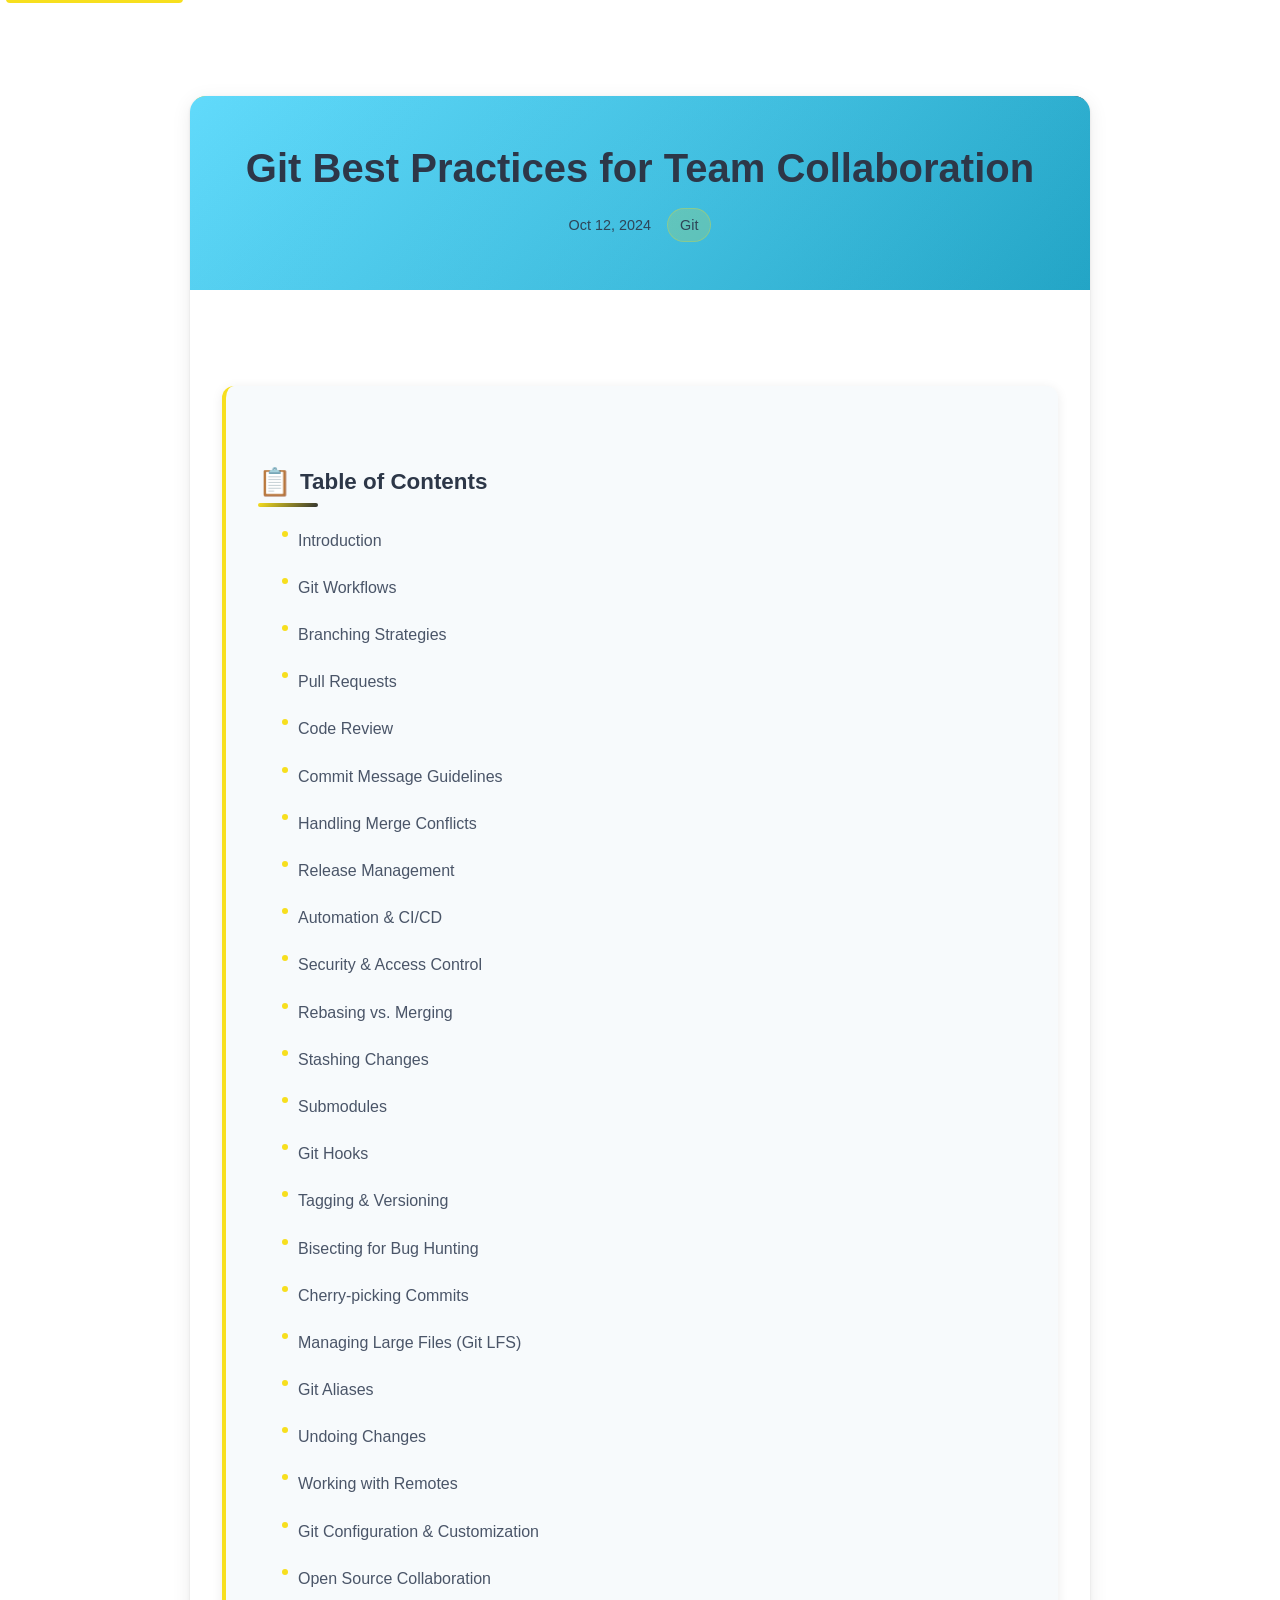
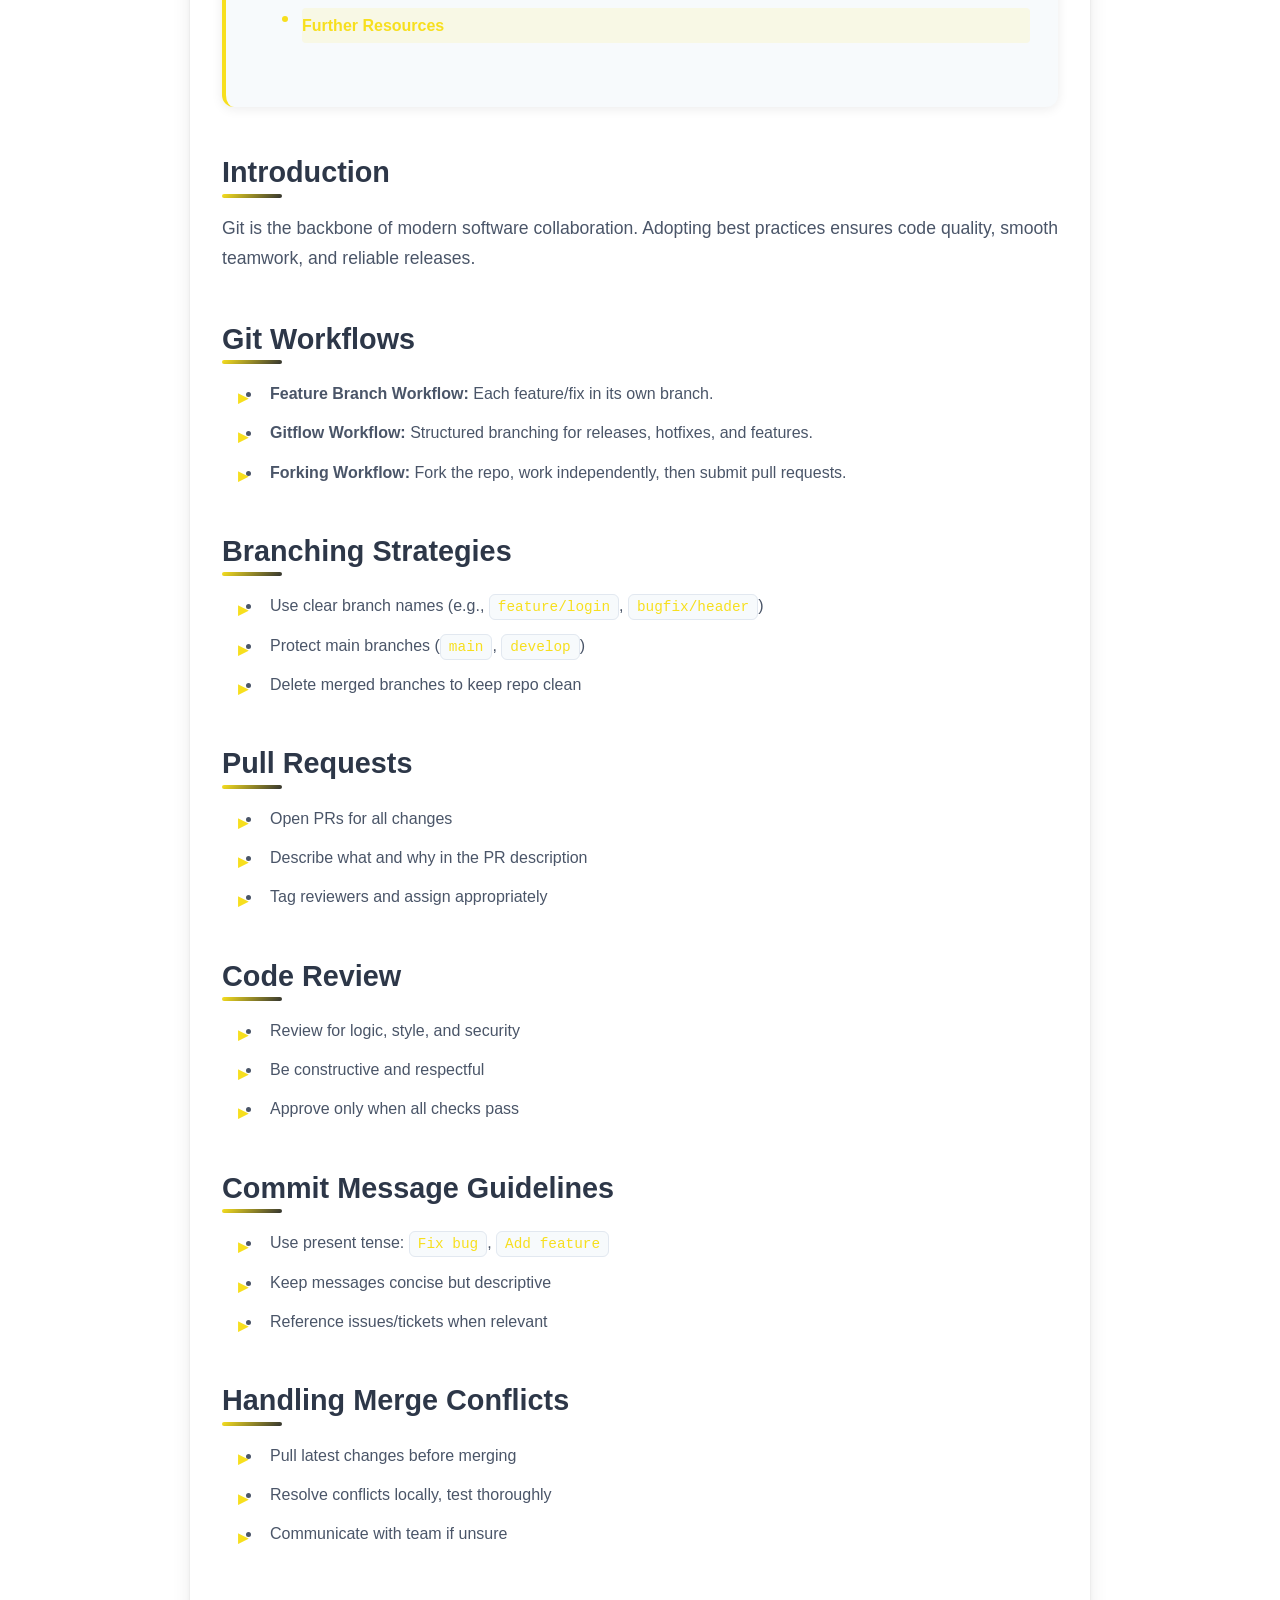
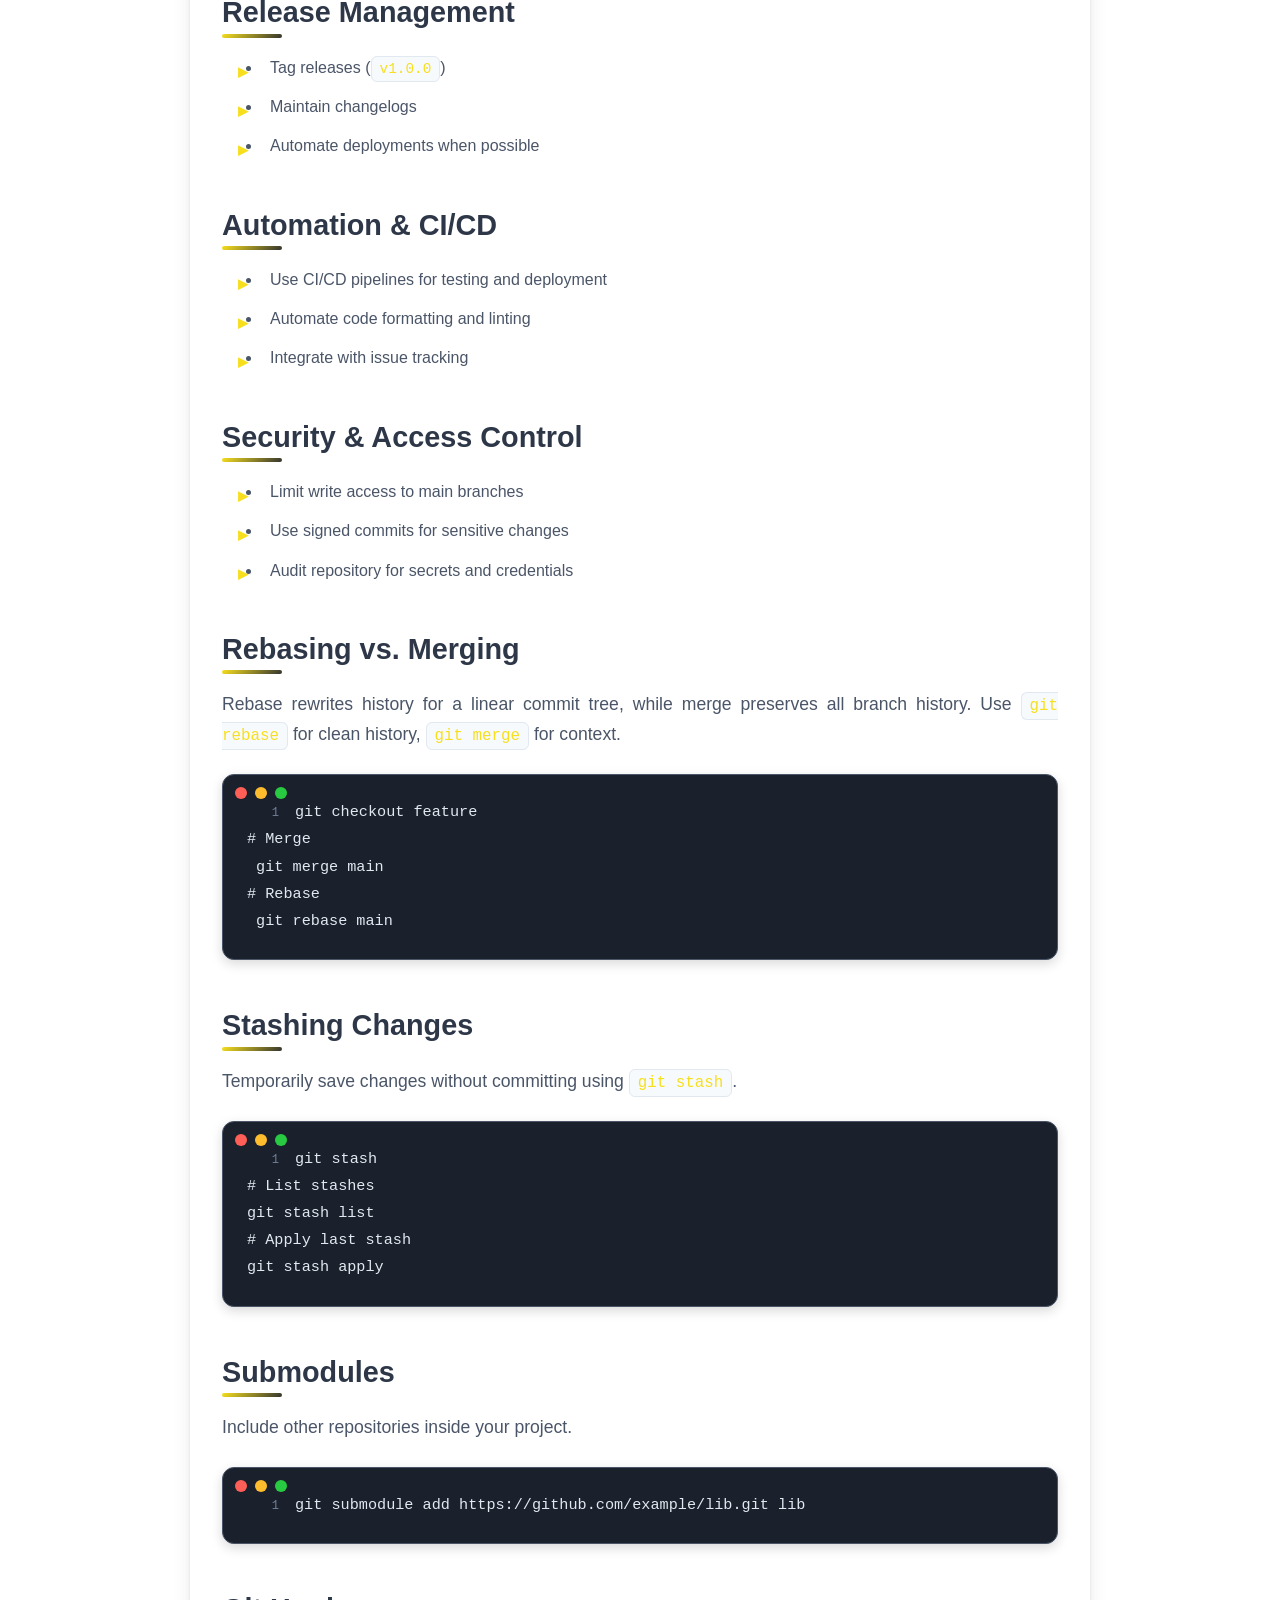
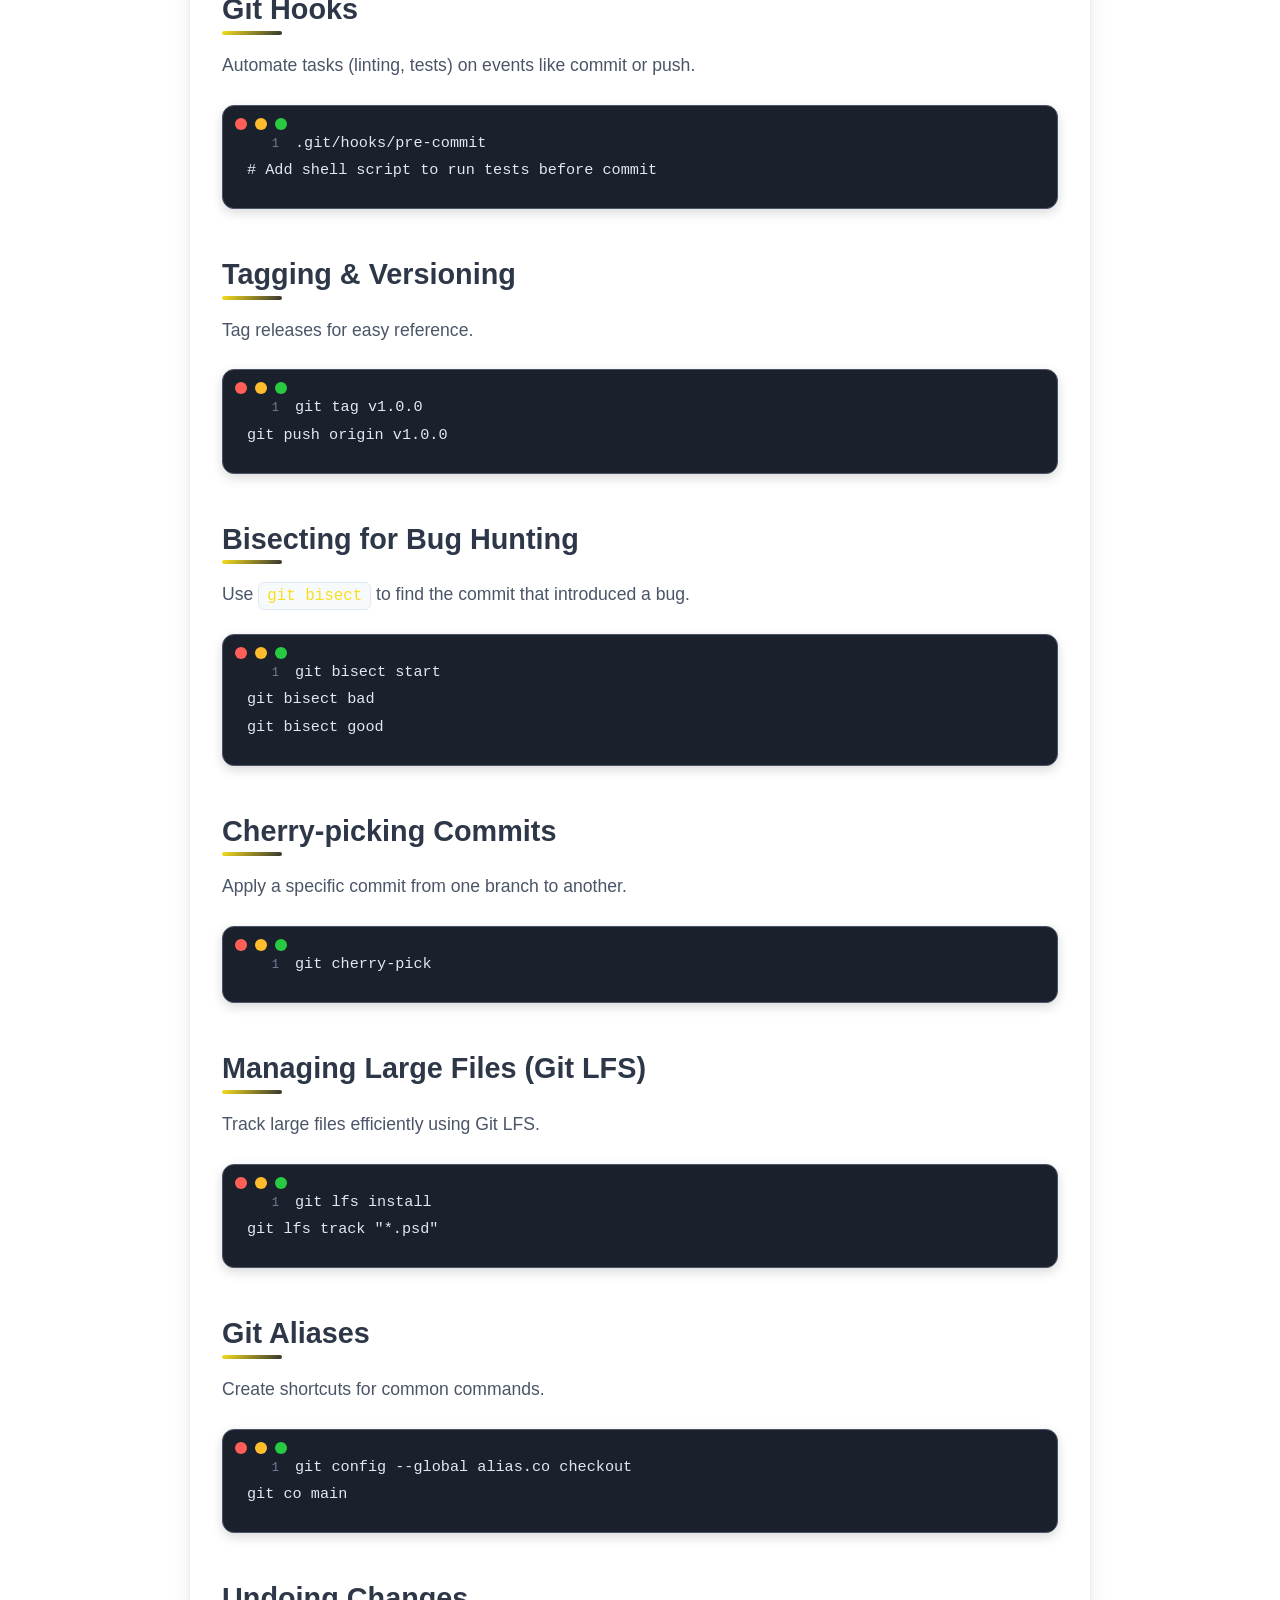
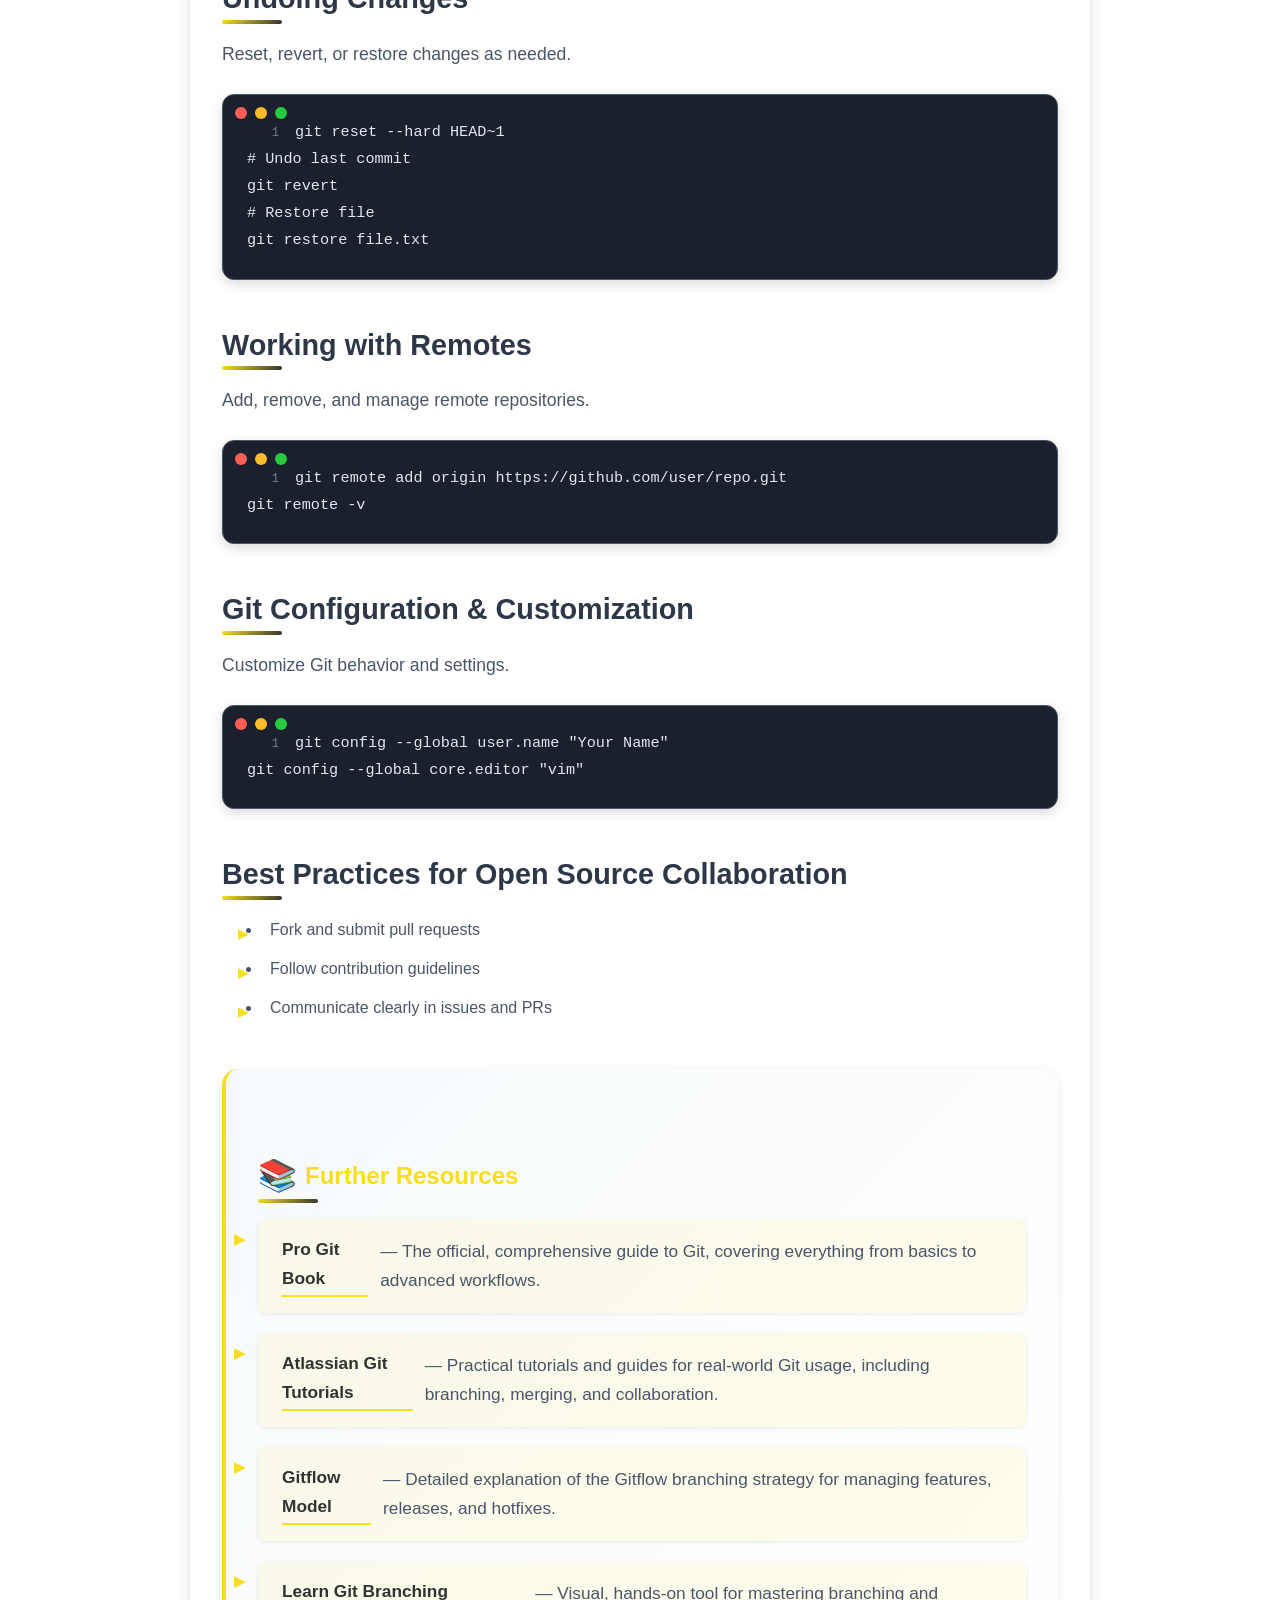
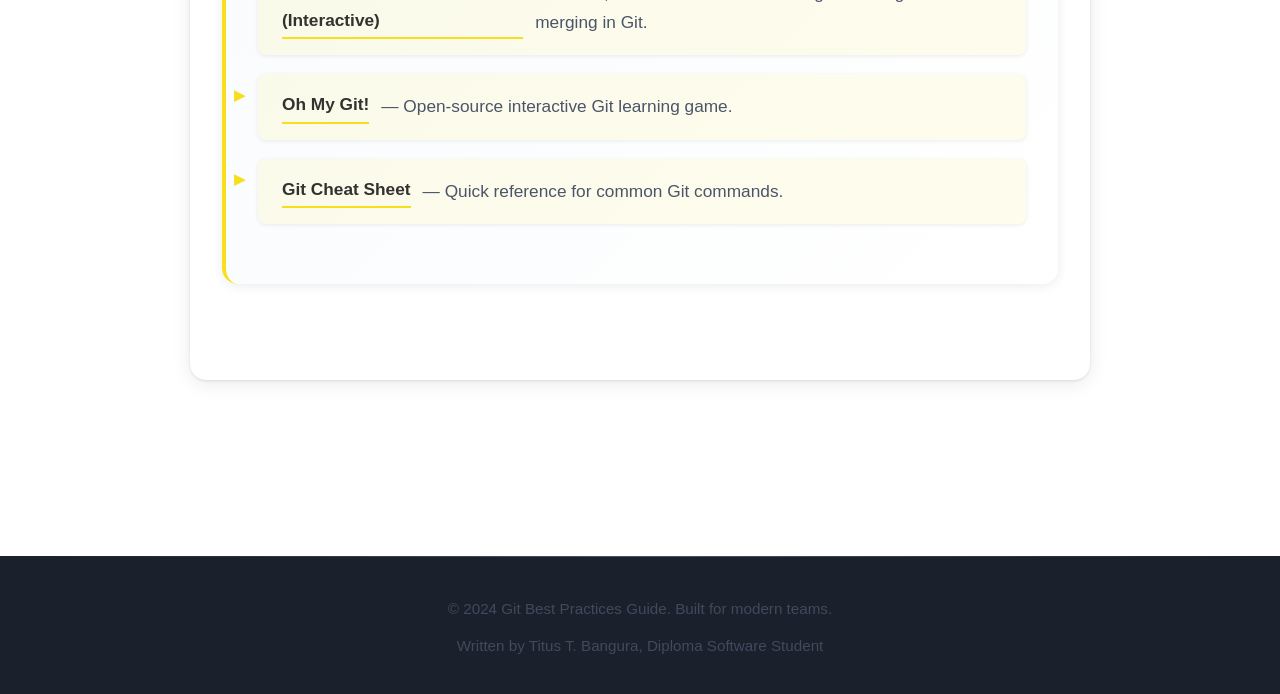
<file: git-best-practices.html>
<!DOCTYPE html>
<html lang="en">
<head>
    <meta charset="UTF-8">
    <meta name="viewport" content="width=device-width, initial-scale=1.0">
    <title>Git Best Practices for Team Collaboration | Modern Git Guide</title>
    <meta name="description" content="Learn essential Git workflows and best practices to improve your team's collaboration and code management. Covers branching strategies, pull requests, code reviews, and more.">
    <meta name="keywords" content="Git, Git best practices, team collaboration, workflows, branching, pull requests, code review, version control">
    <meta name="author" content="Titus T. Bangura, Diploma Software Student">
    <meta name="robots" content="index, follow">
    <meta name="language" content="English">
    <link rel="canonical" href="https://Titus.me/git-best-practices">
    <link rel="stylesheet" href="Essential-javaScript.css">
</head>
<body>
    <a href="#main-content" class="skip-link">Skip to main content</a>
    <main id="main-content">
        <article class="content">
            <header class="article-header">
                <h1>Git Best Practices for Team Collaboration</h1>
                <div class="meta">
                    <time datetime="2024-10-12">Oct 12, 2024</time>
                    <span class="category">Git</span>
                </div>
            </header>
            <div class="article-content">
                <nav class="table-of-contents">
                    <h2>Table of Contents</h2>
                    <ul>
                        <li><a href="#intro">Introduction</a></li>
                        <li><a href="#workflows">Git Workflows</a></li>
                        <li><a href="#branching">Branching Strategies</a></li>
                        <li><a href="#pull-requests">Pull Requests</a></li>
                        <li><a href="#code-review">Code Review</a></li>
                        <li><a href="#commit-messages">Commit Message Guidelines</a></li>
                        <li><a href="#conflicts">Handling Merge Conflicts</a></li>
                        <li><a href="#releases">Release Management</a></li>
                        <li><a href="#automation">Automation & CI/CD</a></li>
                        <li><a href="#security">Security & Access Control</a></li>
                        <li><a href="#rebasing">Rebasing vs. Merging</a></li>
                        <li><a href="#stashing">Stashing Changes</a></li>
                        <li><a href="#submodules">Submodules</a></li>
                        <li><a href="#hooks">Git Hooks</a></li>
                        <li><a href="#tagging">Tagging & Versioning</a></li>
                        <li><a href="#bisect">Bisecting for Bug Hunting</a></li>
                        <li><a href="#cherry-pick">Cherry-picking Commits</a></li>
                        <li><a href="#lfs">Managing Large Files (Git LFS)</a></li>
                        <li><a href="#aliases">Git Aliases</a></li>
                        <li><a href="#undo">Undoing Changes</a></li>
                        <li><a href="#remotes">Working with Remotes</a></li>
                        <li><a href="#config">Git Configuration & Customization</a></li>
                        <li><a href="#open-source">Open Source Collaboration</a></li>
                        <li><a href="#resources">Further Resources</a></li>
                    </ul>
                </nav>
                <section id="intro">
                    <h2>Introduction</h2>
                    <p>Git is the backbone of modern software collaboration. Adopting best practices ensures code quality, smooth teamwork, and reliable releases.</p>
                </section>
                <section id="workflows">
                    <h2>Git Workflows</h2>
                    <ul>
                        <li><strong>Feature Branch Workflow:</strong> Each feature/fix in its own branch.</li>
                        <li><strong>Gitflow Workflow:</strong> Structured branching for releases, hotfixes, and features.</li>
                        <li><strong>Forking Workflow:</strong> Fork the repo, work independently, then submit pull requests.</li>
                    </ul>
                </section>
                <section id="branching">
                    <h2>Branching Strategies</h2>
                    <ul>
                        <li>Use clear branch names (e.g., <code>feature/login</code>, <code>bugfix/header</code>)</li>
                        <li>Protect main branches (<code>main</code>, <code>develop</code>)</li>
                        <li>Delete merged branches to keep repo clean</li>
                    </ul>
                </section>
                <section id="pull-requests">
                    <h2>Pull Requests</h2>
                    <ul>
                        <li>Open PRs for all changes</li>
                        <li>Describe what and why in the PR description</li>
                        <li>Tag reviewers and assign appropriately</li>
                    </ul>
                </section>
                <section id="code-review">
                    <h2>Code Review</h2>
                    <ul>
                        <li>Review for logic, style, and security</li>
                        <li>Be constructive and respectful</li>
                        <li>Approve only when all checks pass</li>
                    </ul>
                </section>
                <section id="commit-messages">
                    <h2>Commit Message Guidelines</h2>
                    <ul>
                        <li>Use present tense: <code>Fix bug</code>, <code>Add feature</code></li>
                        <li>Keep messages concise but descriptive</li>
                        <li>Reference issues/tickets when relevant</li>
                    </ul>
                </section>
                <section id="conflicts">
                    <h2>Handling Merge Conflicts</h2>
                    <ul>
                        <li>Pull latest changes before merging</li>
                        <li>Resolve conflicts locally, test thoroughly</li>
                        <li>Communicate with team if unsure</li>
                    </ul>
                </section>
                <section id="releases">
                    <h2>Release Management</h2>
                    <ul>
                        <li>Tag releases (<code>v1.0.0</code>)</li>
                        <li>Maintain changelogs</li>
                        <li>Automate deployments when possible</li>
                    </ul>
                </section>
                <section id="automation">
                    <h2>Automation & CI/CD</h2>
                    <ul>
                        <li>Use CI/CD pipelines for testing and deployment</li>
                        <li>Automate code formatting and linting</li>
                        <li>Integrate with issue tracking</li>
                    </ul>
                </section>
                <section id="security">
                    <h2>Security & Access Control</h2>
                    <ul>
                        <li>Limit write access to main branches</li>
                        <li>Use signed commits for sensitive changes</li>
                        <li>Audit repository for secrets and credentials</li>
                    </ul>
                </section>
                <section id="rebasing">
                    <h2>Rebasing vs. Merging</h2>
                    <p>Rebase rewrites history for a linear commit tree, while merge preserves all branch history. Use <code>git rebase</code> for clean history, <code>git merge</code> for context.</p>
                    <pre><code>git checkout feature
# Merge
 git merge main
# Rebase
 git rebase main
</code></pre>
                </section>
                <section id="stashing">
                    <h2>Stashing Changes</h2>
                    <p>Temporarily save changes without committing using <code>git stash</code>.</p>
                    <pre><code>git stash
# List stashes
git stash list
# Apply last stash
git stash apply
</code></pre>
                </section>
                <section id="submodules">
                    <h2>Submodules</h2>
                    <p>Include other repositories inside your project.</p>
                    <pre><code>git submodule add https://github.com/example/lib.git lib
</code></pre>
                </section>
                <section id="hooks">
                    <h2>Git Hooks</h2>
                    <p>Automate tasks (linting, tests) on events like commit or push.</p>
                    <pre><code>.git/hooks/pre-commit
# Add shell script to run tests before commit
</code></pre>
                </section>
                <section id="tagging">
                    <h2>Tagging & Versioning</h2>
                    <p>Tag releases for easy reference.</p>
                    <pre><code>git tag v1.0.0
git push origin v1.0.0
</code></pre>
                </section>
                <section id="bisect">
                    <h2>Bisecting for Bug Hunting</h2>
                    <p>Use <code>git bisect</code> to find the commit that introduced a bug.</p>
                    <pre><code>git bisect start
git bisect bad
git bisect good <commit>
</code></pre>
                </section>
                <section id="cherry-pick">
                    <h2>Cherry-picking Commits</h2>
                    <p>Apply a specific commit from one branch to another.</p>
                    <pre><code>git cherry-pick <commit-hash>
</code></pre>
                </section>
                <section id="lfs">
                    <h2>Managing Large Files (Git LFS)</h2>
                    <p>Track large files efficiently using Git LFS.</p>
                    <pre><code>git lfs install
git lfs track "*.psd"
</code></pre>
                </section>
                <section id="aliases">
                    <h2>Git Aliases</h2>
                    <p>Create shortcuts for common commands.</p>
                    <pre><code>git config --global alias.co checkout
git co main
</code></pre>
                </section>
                <section id="undo">
                    <h2>Undoing Changes</h2>
                    <p>Reset, revert, or restore changes as needed.</p>
                    <pre><code>git reset --hard HEAD~1
# Undo last commit
git revert <commit>
# Restore file
git restore file.txt
</code></pre>
                </section>
                <section id="remotes">
                    <h2>Working with Remotes</h2>
                    <p>Add, remove, and manage remote repositories.</p>
                    <pre><code>git remote add origin https://github.com/user/repo.git
git remote -v
</code></pre>
                </section>
                <section id="config">
                    <h2>Git Configuration & Customization</h2>
                    <p>Customize Git behavior and settings.</p>
                    <pre><code>git config --global user.name "Your Name"
git config --global core.editor "vim"
</code></pre>
                </section>
                <section id="open-source">
                    <h2>Best Practices for Open Source Collaboration</h2>
                    <ul>
                        <li>Fork and submit pull requests</li>
                        <li>Follow contribution guidelines</li>
                        <li>Communicate clearly in issues and PRs</li>
                    </ul>
                </section>
                <section id="resources">
                    <h2>Further Resources</h2>
                    <ul>
                        <li><a href="https://git-scm.com/book/en/v2" target="_blank">Pro Git Book</a> — The official, comprehensive guide to Git, covering everything from basics to advanced workflows.</li>
                        <li><a href="https://www.atlassian.com/git/tutorials" target="_blank">Atlassian Git Tutorials</a> — Practical tutorials and guides for real-world Git usage, including branching, merging, and collaboration.</li>
                        <li><a href="https://nvie.com/posts/a-successful-git-branching-model/" target="_blank">Gitflow Model</a> — Detailed explanation of the Gitflow branching strategy for managing features, releases, and hotfixes.</li>
                        <li><a href="https://learngitbranching.js.org/" target="_blank">Learn Git Branching (Interactive)</a> — Visual, hands-on tool for mastering branching and merging in Git.</li>
                        <li><a href="https://ohmygit.org/" target="_blank">Oh My Git!</a> — Open-source interactive Git learning game.</li>
                        <li><a href="https://github.com/git-guides/git-cheat-sheet" target="_blank">Git Cheat Sheet</a> — Quick reference for common Git commands.</li>
                    </ul>
                </section>
            </div>
        </article>
    </main>
    <footer>
        <div class="container">
            <p>&copy; 2024 Git Best Practices Guide. Built for modern teams.</p>
            <p>Written by Titus T. Bangura, Diploma Software Student</p>
        </div>
    </footer>
    <script src="Essential-javaScript.js" defer></script>
    <button id="back-to-top" aria-label="Back to top" title="Back to top">
        <svg width="24" height="24" viewBox="0 0 24 24" fill="none" stroke="currentColor" stroke-width="2" stroke-linecap="round" stroke-linejoin="round">
            <polyline points="18,15 12,9 6,15"></polyline>
        </svg>
    </button>
</body>
</html>
</file>
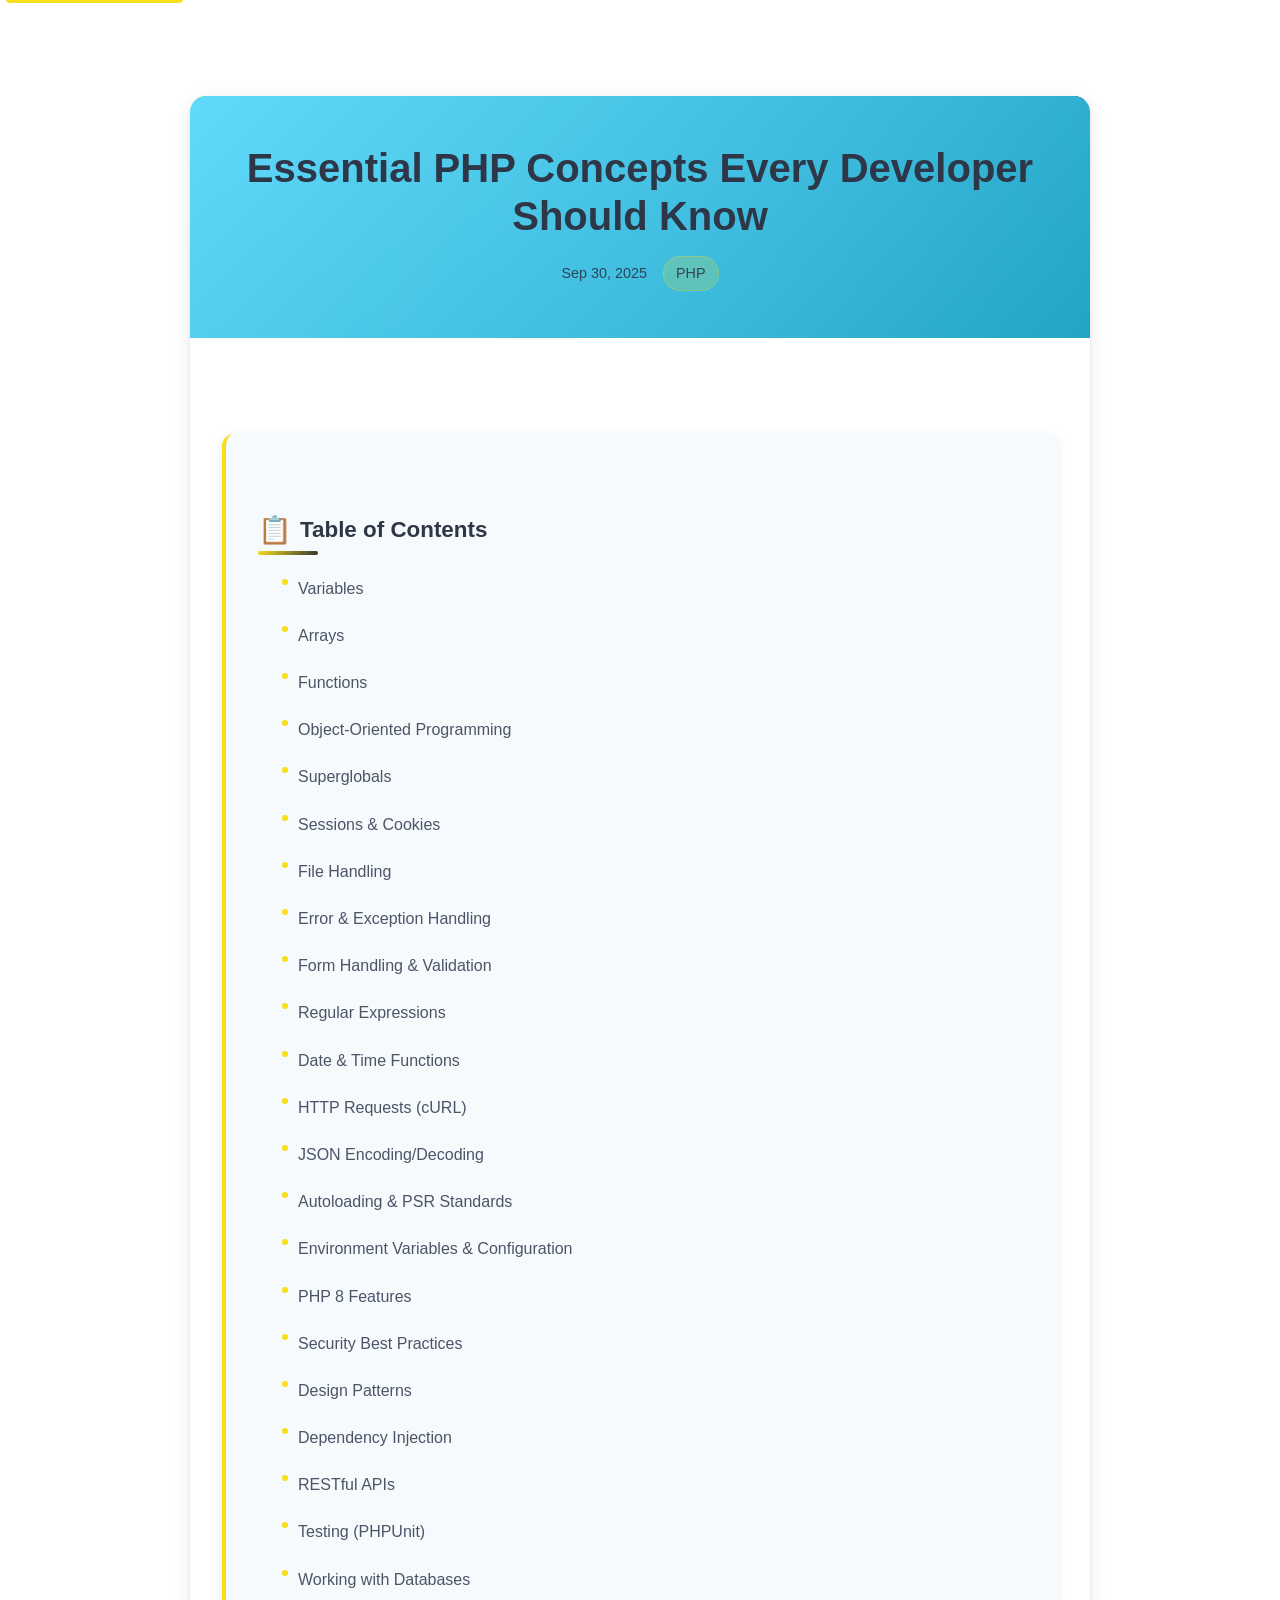
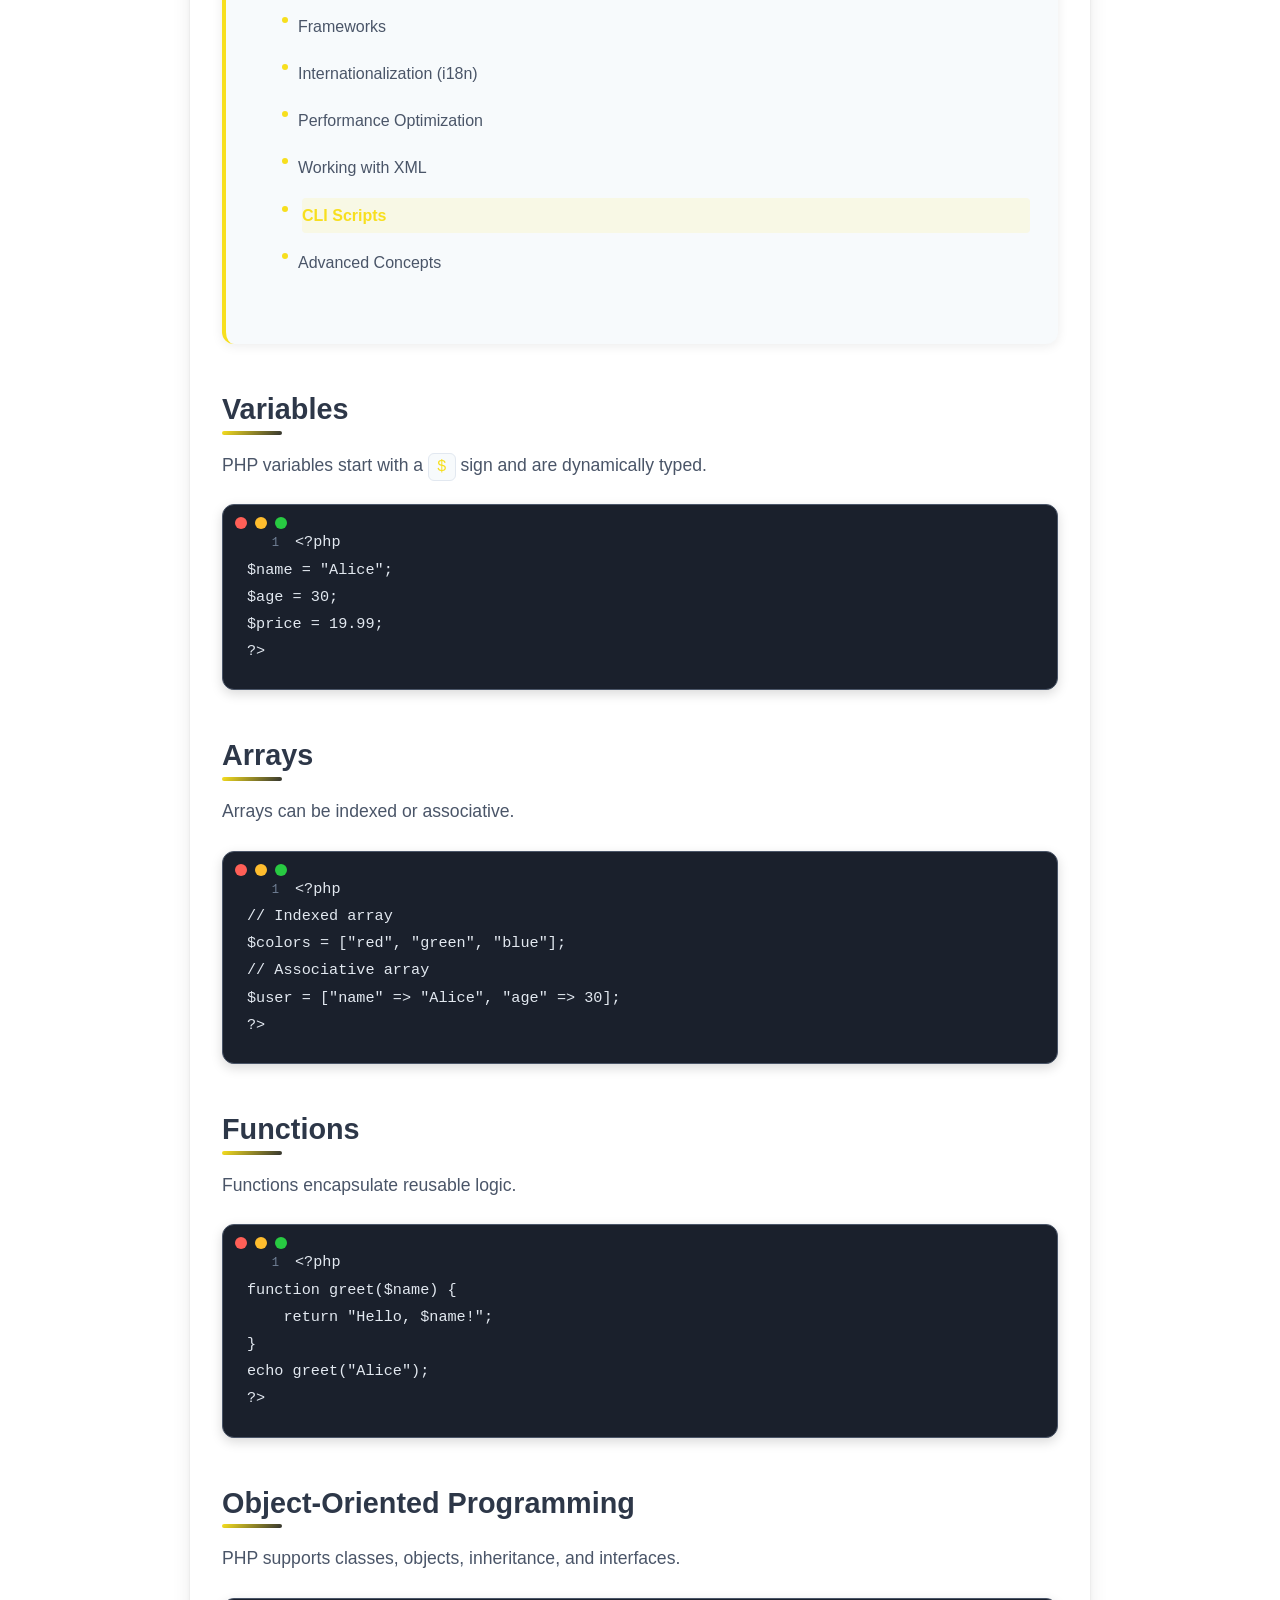
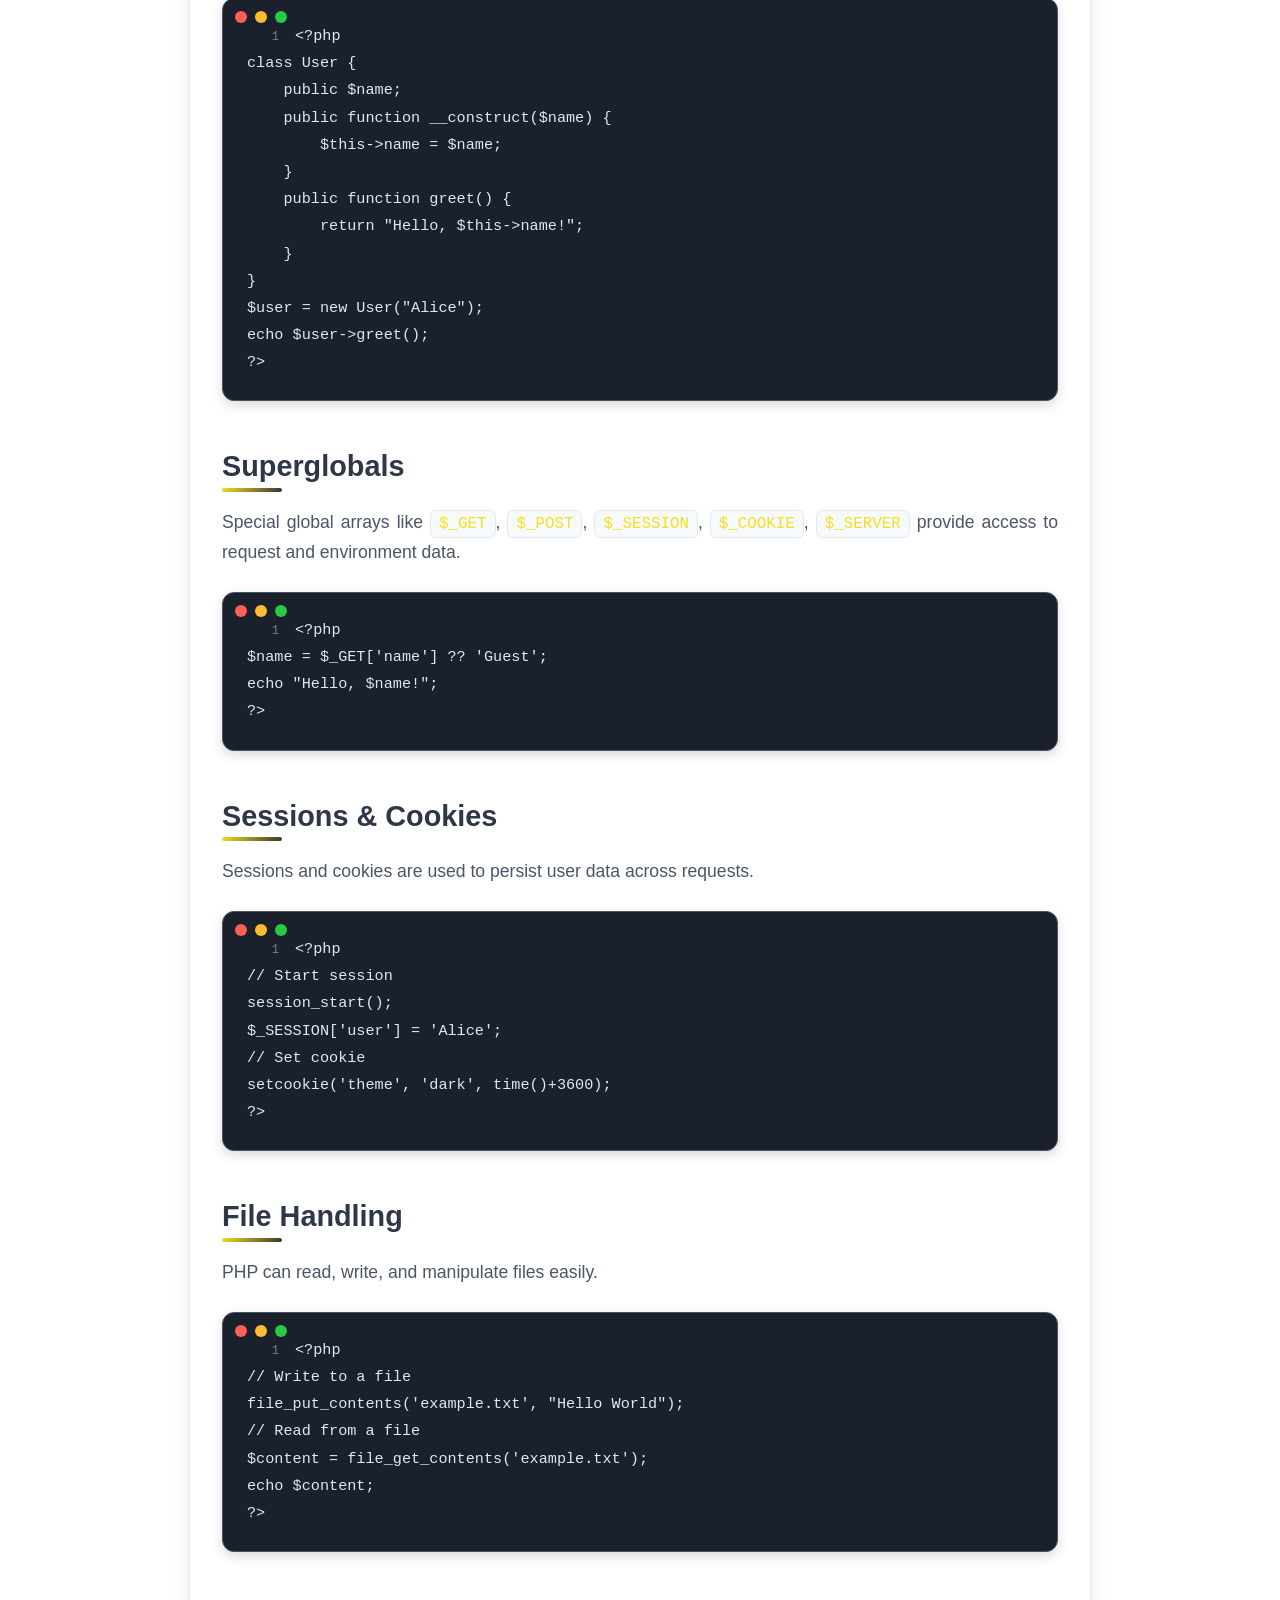
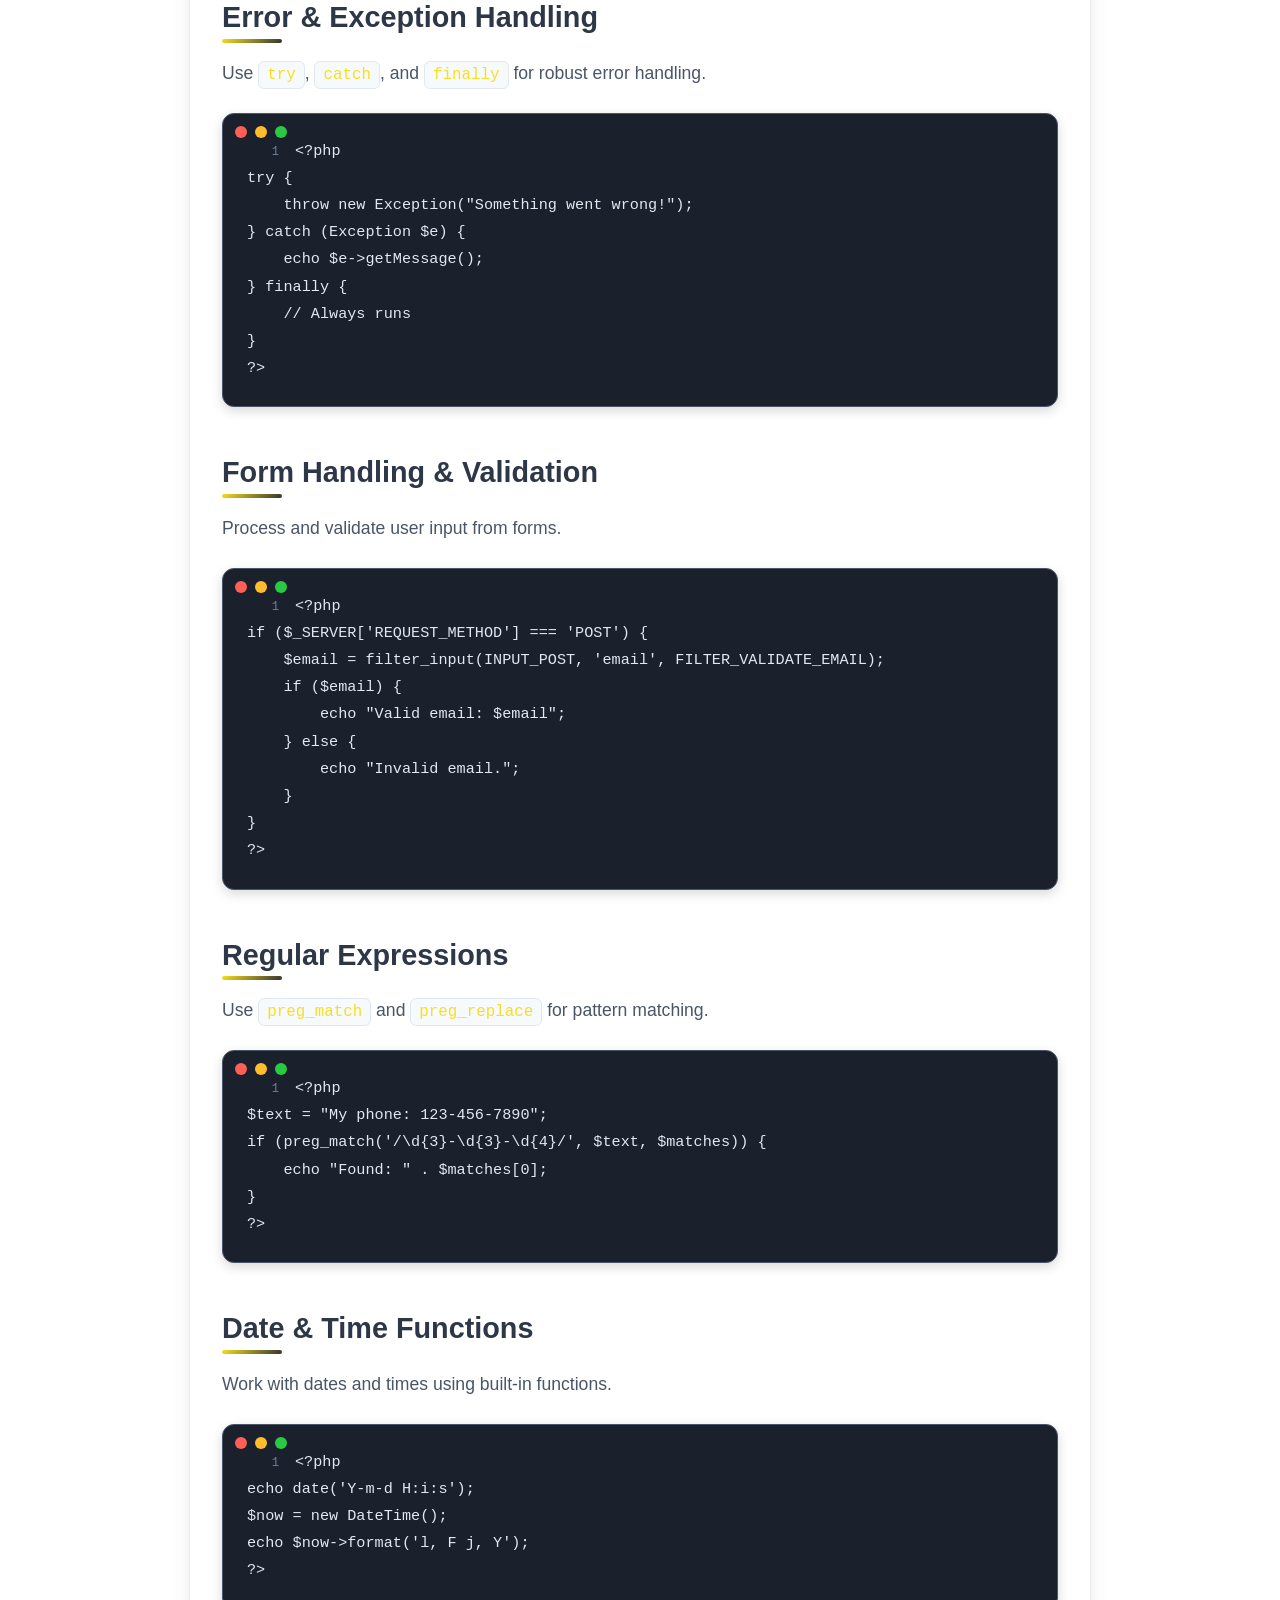
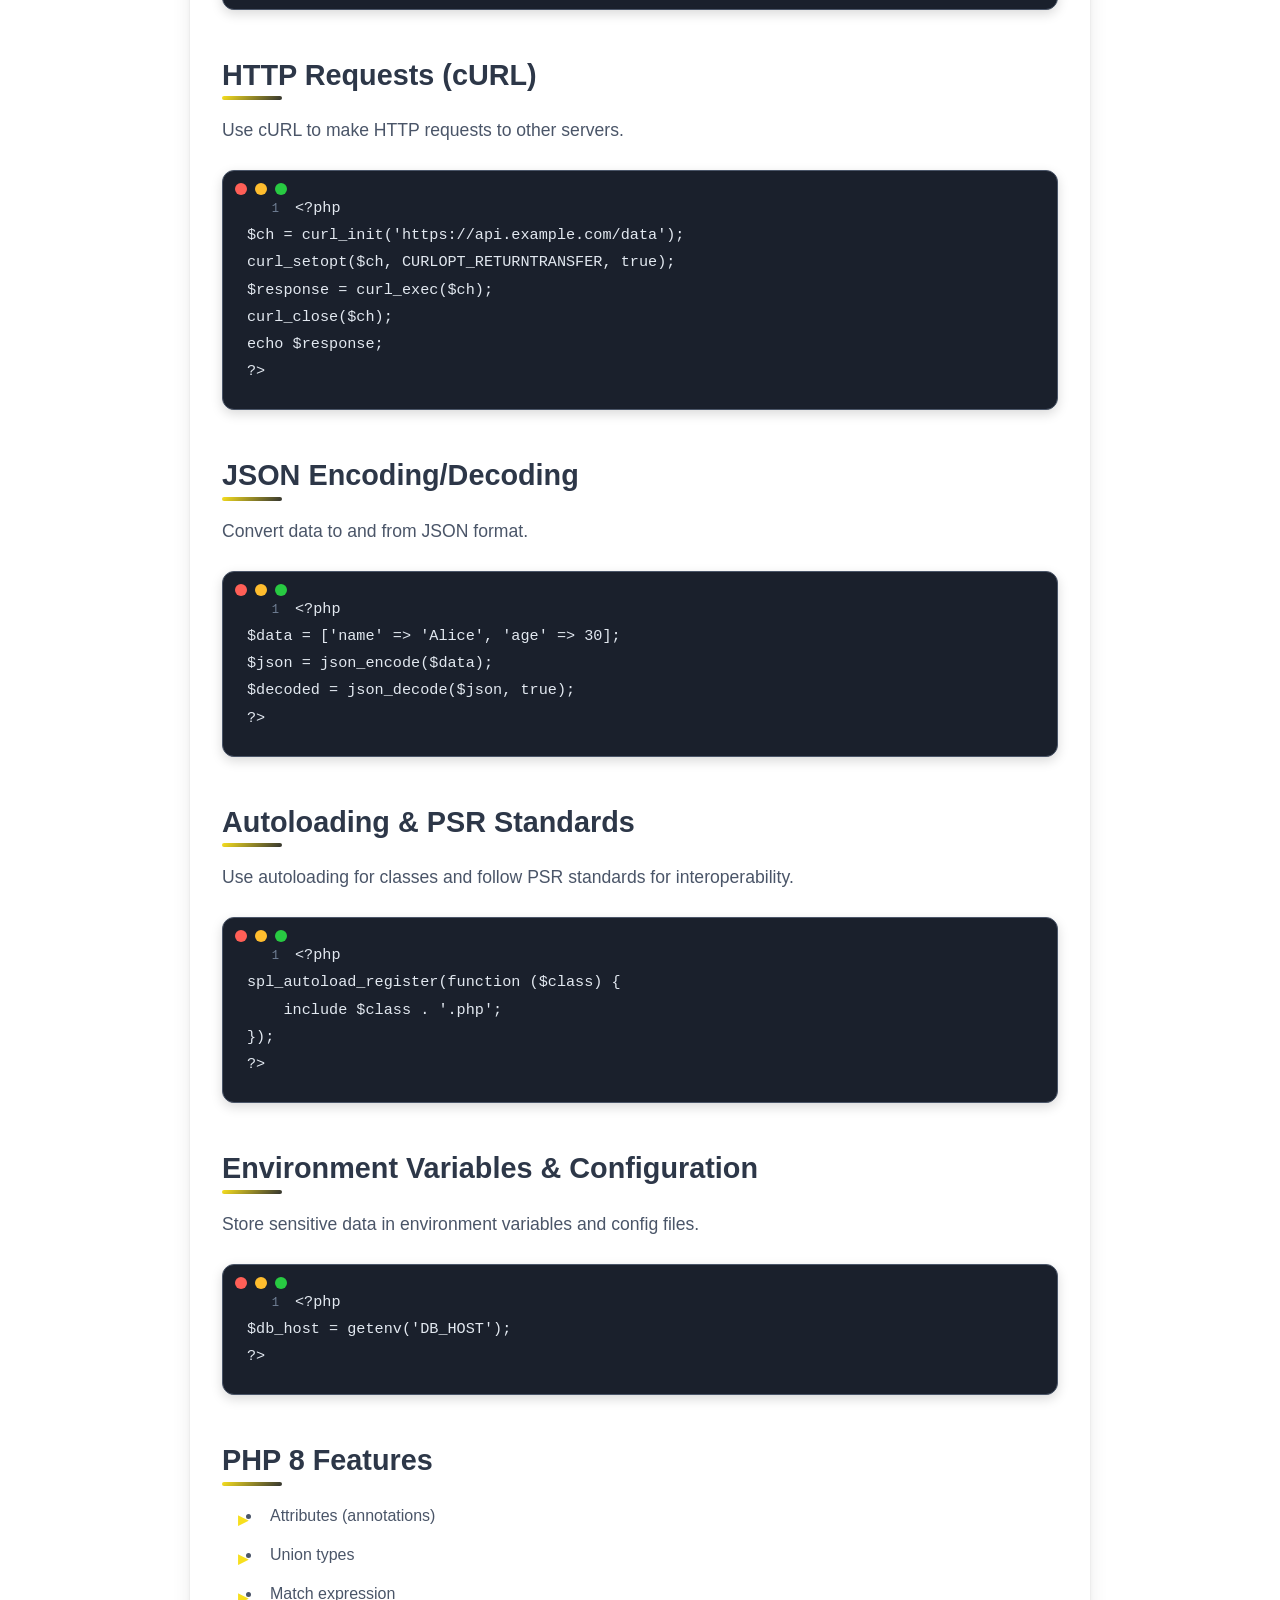
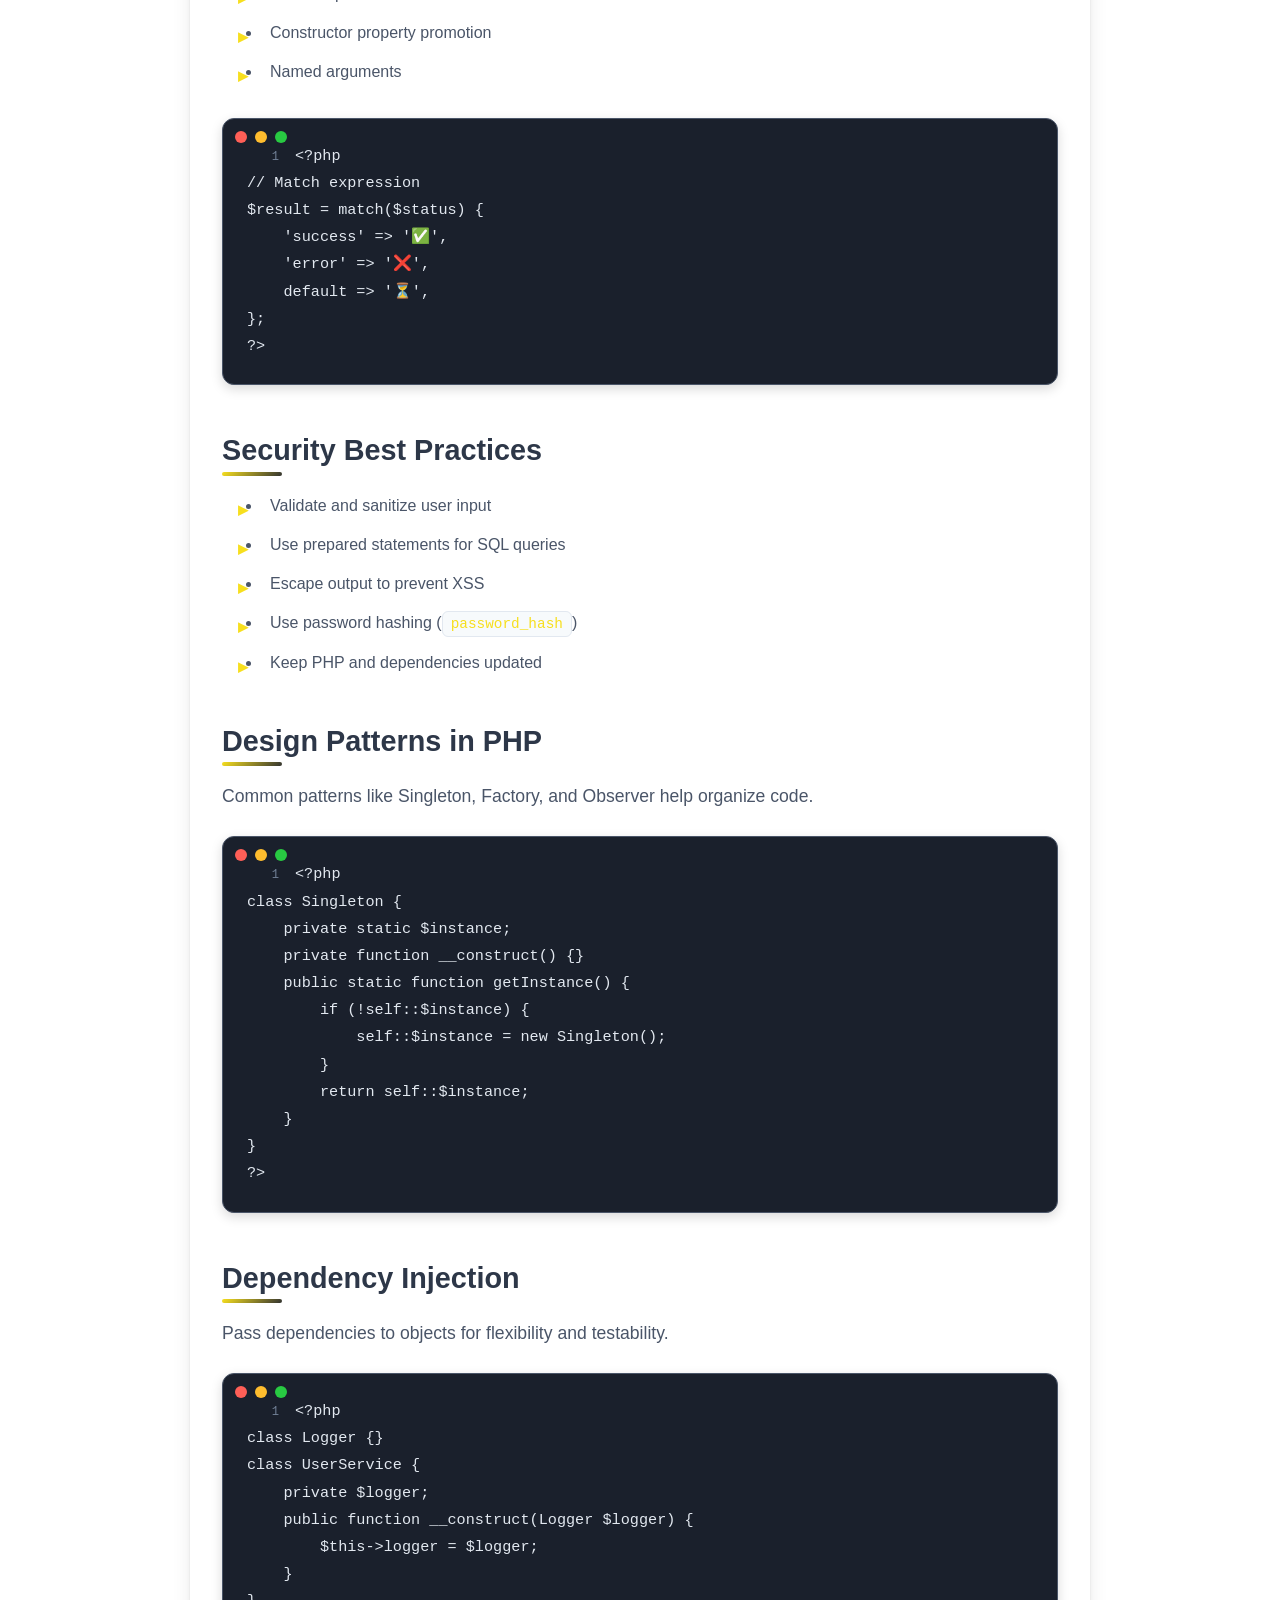
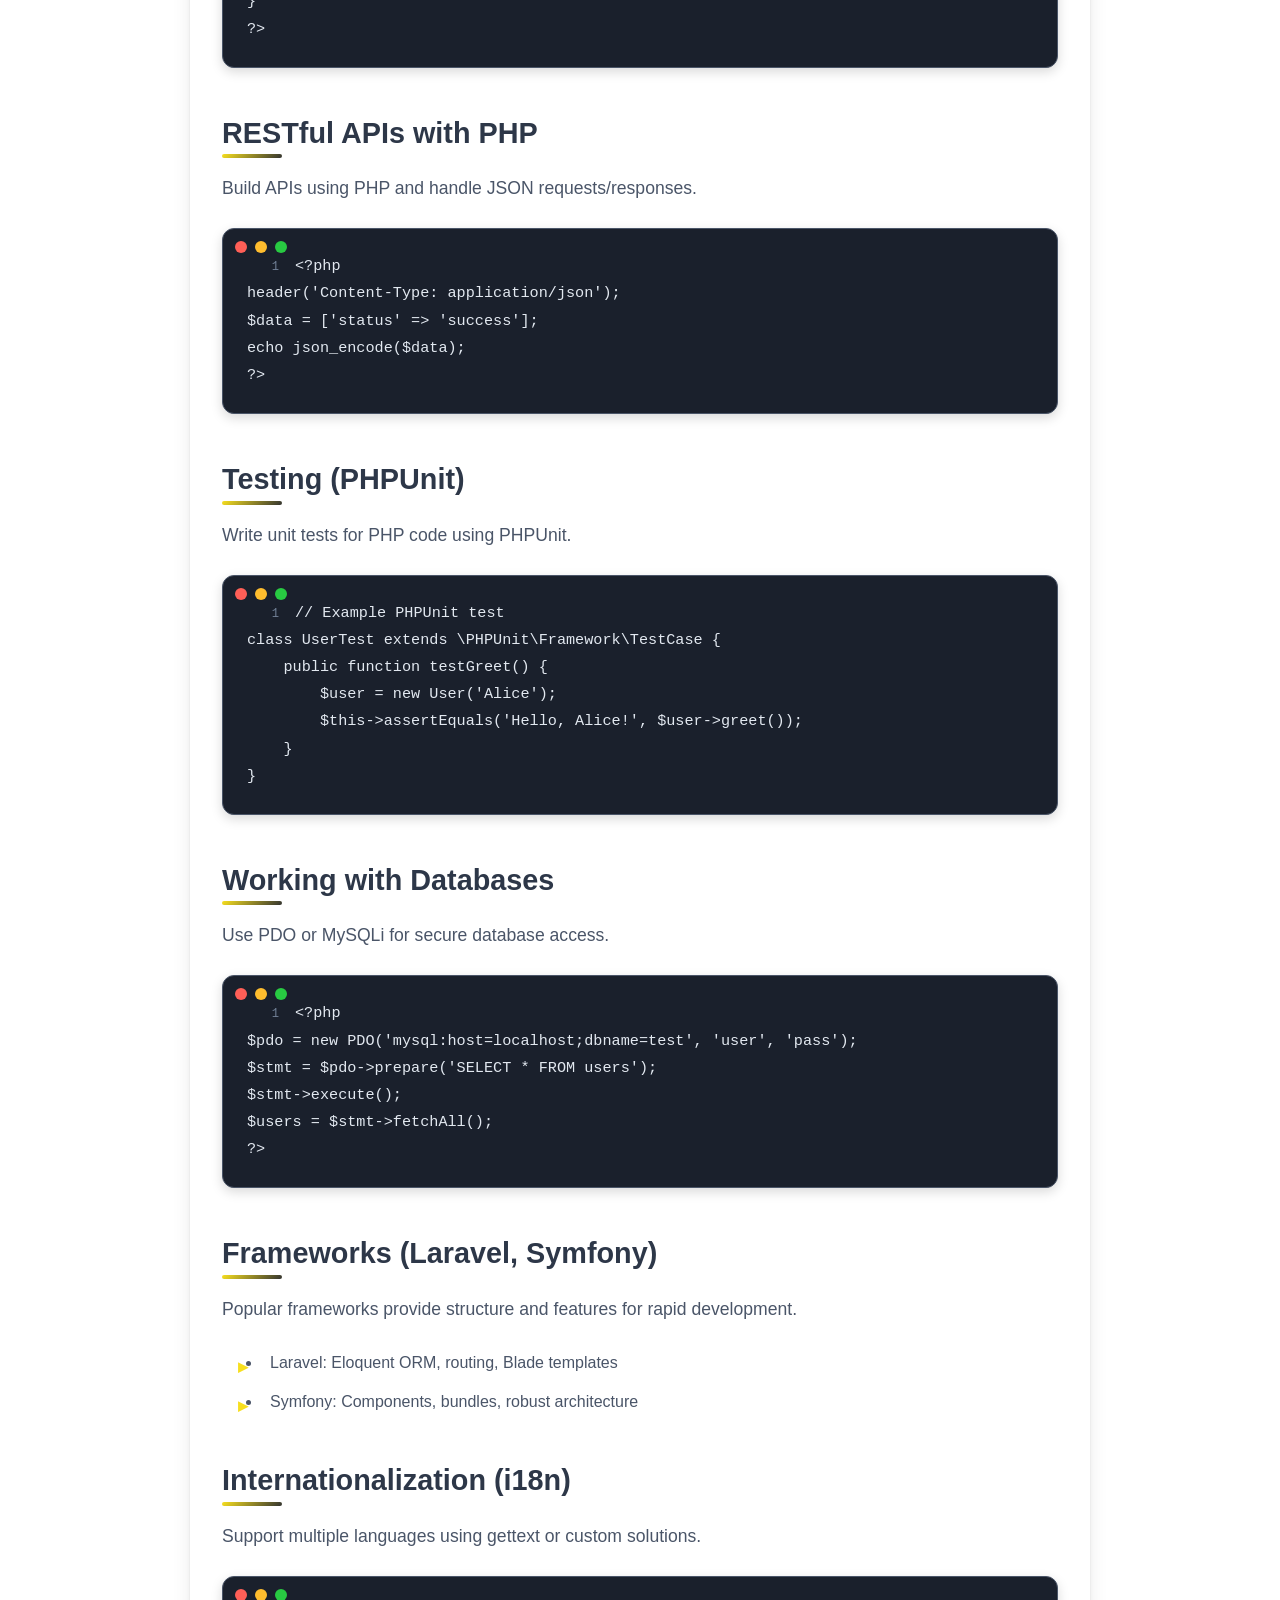
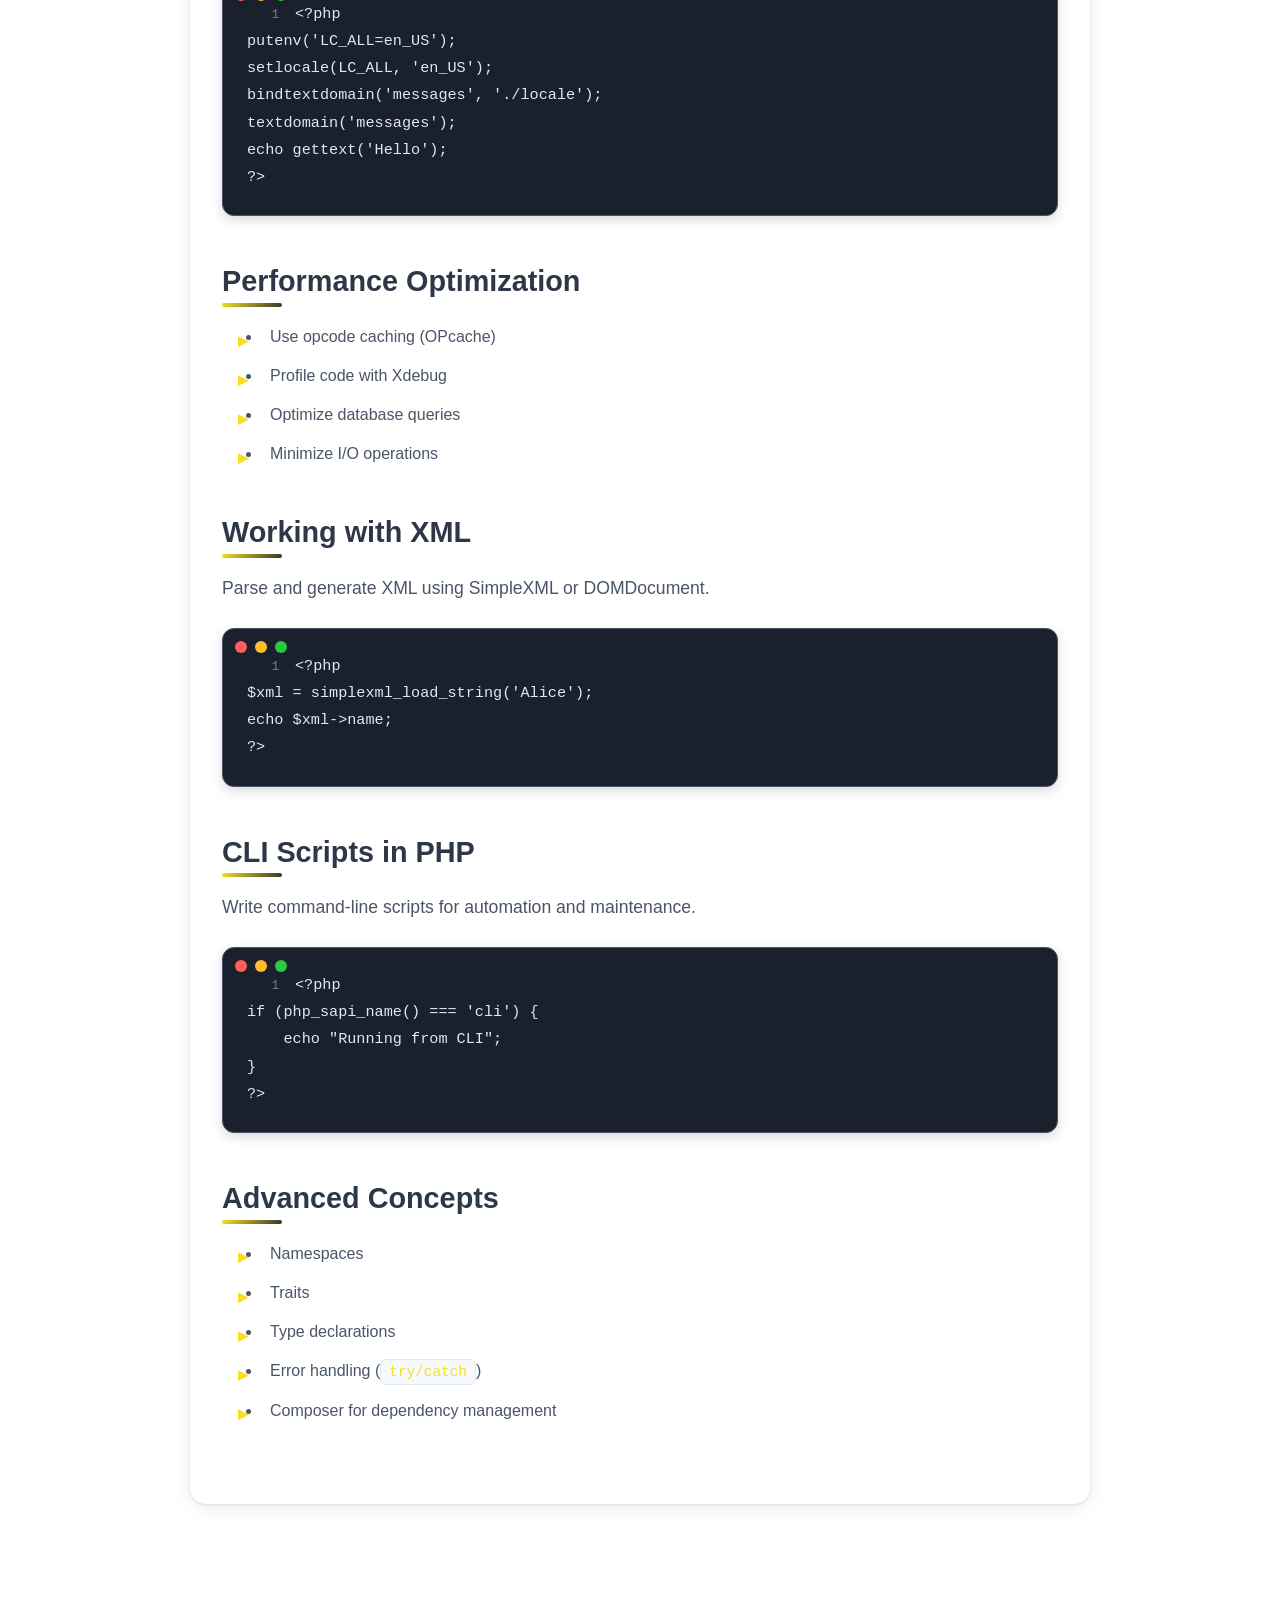
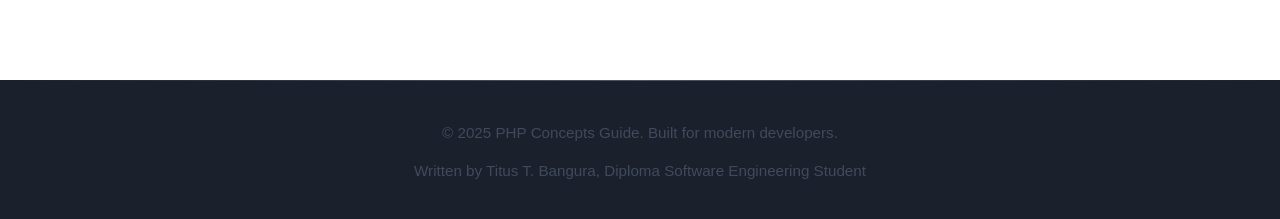
<file: php-concepts.html>
<!DOCTYPE html>
<html lang="en">
<head>
    <meta charset="UTF-8">
    <meta name="viewport" content="width=device-width, initial-scale=1.0">
    <title>Essential PHP Concepts Every Developer Should Know | Modern PHP Guide</title>
    <meta name="description" content="Master key PHP concepts including variables, arrays, functions, OOP, superglobals, sessions, and security. Learn modern PHP with practical examples and code snippets.">
    <meta name="keywords" content="PHP, PHP concepts, variables, arrays, functions, OOP, superglobals, sessions, security, web development, PHP guide">
    <meta name="author" content="Your Name">
    <meta name="robots" content="index, follow">
    <meta name="language" content="English">
    <link rel="canonical" href="https://Titus-dev.me/php-concepts.html">
    <link rel="stylesheet" href="Essential-javaScript.css">
</head>
<body>
    <a href="#main-content" class="skip-link">Skip to main content</a>
    <main id="main-content">
        <article class="content">
            <header class="article-header">
                <h1>Essential PHP Concepts Every Developer Should Know</h1>
                <div class="meta">
                    <time datetime="2025-09-30">Sep 30, 2025</time>
                    <span class="category">PHP</span>
                </div>
            </header>
            <div class="article-content">
                <nav class="table-of-contents">
                    <h2>Table of Contents</h2>
                    <ul>
                        <li><a href="#variables">Variables</a></li>
                        <li><a href="#arrays">Arrays</a></li>
                        <li><a href="#functions">Functions</a></li>
                        <li><a href="#oop">Object-Oriented Programming</a></li>
                        <li><a href="#superglobals">Superglobals</a></li>
                        <li><a href="#sessions">Sessions & Cookies</a></li>
                        <li><a href="#file-handling">File Handling</a></li>
                        <li><a href="#error-handling">Error & Exception Handling</a></li>
                        <li><a href="#form-handling">Form Handling & Validation</a></li>
                        <li><a href="#regex">Regular Expressions</a></li>
                        <li><a href="#date-time">Date & Time Functions</a></li>
                        <li><a href="#http">HTTP Requests (cURL)</a></li>
                        <li><a href="#json">JSON Encoding/Decoding</a></li>
                        <li><a href="#autoloading">Autoloading & PSR Standards</a></li>
                        <li><a href="#env-config">Environment Variables & Configuration</a></li>
                        <li><a href="#php8">PHP 8 Features</a></li>
                        <li><a href="#security">Security Best Practices</a></li>
                        <li><a href="#design-patterns">Design Patterns</a></li>
                        <li><a href="#dependency-injection">Dependency Injection</a></li>
                        <li><a href="#rest-api">RESTful APIs</a></li>
                        <li><a href="#testing">Testing (PHPUnit)</a></li>
                        <li><a href="#databases">Working with Databases</a></li>
                        <li><a href="#frameworks">Frameworks</a></li>
                        <li><a href="#i18n">Internationalization (i18n)</a></li>
                        <li><a href="#performance">Performance Optimization</a></li>
                        <li><a href="#xml">Working with XML</a></li>
                        <li><a href="#cli">CLI Scripts</a></li>
                        <li><a href="#advanced">Advanced Concepts</a></li>
                    </ul>
                </nav>
                <section id="variables">
                    <h2>Variables</h2>
                    <p>PHP variables start with a <code>$</code> sign and are dynamically typed.</p>
                    <pre><code>&lt;?php
$name = "Alice";
$age = 30;
$price = 19.99;
?&gt;</code></pre>
                </section>
                <section id="arrays">
                    <h2>Arrays</h2>
                    <p>Arrays can be indexed or associative.</p>
                    <pre><code>&lt;?php
// Indexed array
$colors = ["red", "green", "blue"];
// Associative array
$user = ["name" =&gt; "Alice", "age" =&gt; 30];
?&gt;</code></pre>
                </section>
                <section id="functions">
                    <h2>Functions</h2>
                    <p>Functions encapsulate reusable logic.</p>
                    <pre><code>&lt;?php
function greet($name) {
    return "Hello, $name!";
}
echo greet("Alice");
?&gt;</code></pre>
                </section>
                <section id="oop">
                    <h2>Object-Oriented Programming</h2>
                    <p>PHP supports classes, objects, inheritance, and interfaces.</p>
                    <pre><code>&lt;?php
class User {
    public $name;
    public function __construct($name) {
        $this-&gt;name = $name;
    }
    public function greet() {
        return "Hello, $this->name!";
    }
}
$user = new User("Alice");
echo $user->greet();
?&gt;</code></pre>
                </section>
                <section id="superglobals">
                    <h2>Superglobals</h2>
                    <p>Special global arrays like <code>$_GET</code>, <code>$_POST</code>, <code>$_SESSION</code>, <code>$_COOKIE</code>, <code>$_SERVER</code> provide access to request and environment data.</p>
                    <pre><code>&lt;?php
$name = $_GET['name'] ?? 'Guest';
echo "Hello, $name!";
?&gt;</code></pre>
                </section>
                <section id="sessions">
                    <h2>Sessions & Cookies</h2>
                    <p>Sessions and cookies are used to persist user data across requests.</p>
                    <pre><code>&lt;?php
// Start session
session_start();
$_SESSION['user'] = 'Alice';
// Set cookie
setcookie('theme', 'dark', time()+3600);
?&gt;</code></pre>
                </section>
                <section id="file-handling">
                    <h2>File Handling</h2>
                    <p>PHP can read, write, and manipulate files easily.</p>
                    <pre><code>&lt;?php
// Write to a file
file_put_contents('example.txt', "Hello World");
// Read from a file
$content = file_get_contents('example.txt');
echo $content;
?&gt;</code></pre>
                </section>
                <section id="error-handling">
                    <h2>Error & Exception Handling</h2>
                    <p>Use <code>try</code>, <code>catch</code>, and <code>finally</code> for robust error handling.</p>
                    <pre><code>&lt;?php
try {
    throw new Exception("Something went wrong!");
} catch (Exception $e) {
    echo $e->getMessage();
} finally {
    // Always runs
}
?&gt;</code></pre>
                </section>
                <section id="form-handling">
                    <h2>Form Handling & Validation</h2>
                    <p>Process and validate user input from forms.</p>
                    <pre><code>&lt;?php
if ($_SERVER['REQUEST_METHOD'] === 'POST') {
    $email = filter_input(INPUT_POST, 'email', FILTER_VALIDATE_EMAIL);
    if ($email) {
        echo "Valid email: $email";
    } else {
        echo "Invalid email.";
    }
}
?&gt;</code></pre>
                </section>
                <section id="regex">
                    <h2>Regular Expressions</h2>
                    <p>Use <code>preg_match</code> and <code>preg_replace</code> for pattern matching.</p>
                    <pre><code>&lt;?php
$text = "My phone: 123-456-7890";
if (preg_match('/\d{3}-\d{3}-\d{4}/', $text, $matches)) {
    echo "Found: " . $matches[0];
}
?&gt;</code></pre>
                </section>
                <section id="date-time">
                    <h2>Date & Time Functions</h2>
                    <p>Work with dates and times using built-in functions.</p>
                    <pre><code>&lt;?php
echo date('Y-m-d H:i:s');
$now = new DateTime();
echo $now->format('l, F j, Y');
?&gt;</code></pre>
                </section>
                <section id="http">
                    <h2>HTTP Requests (cURL)</h2>
                    <p>Use cURL to make HTTP requests to other servers.</p>
                    <pre><code>&lt;?php
$ch = curl_init('https://api.example.com/data');
curl_setopt($ch, CURLOPT_RETURNTRANSFER, true);
$response = curl_exec($ch);
curl_close($ch);
echo $response;
?&gt;</code></pre>
                </section>
                <section id="json">
                    <h2>JSON Encoding/Decoding</h2>
                    <p>Convert data to and from JSON format.</p>
                    <pre><code>&lt;?php
$data = ['name' => 'Alice', 'age' => 30];
$json = json_encode($data);
$decoded = json_decode($json, true);
?&gt;</code></pre>
                </section>
                <section id="autoloading">
                    <h2>Autoloading & PSR Standards</h2>
                    <p>Use autoloading for classes and follow PSR standards for interoperability.</p>
                    <pre><code>&lt;?php
spl_autoload_register(function ($class) {
    include $class . '.php';
});
?&gt;</code></pre>
                </section>
                <section id="env-config">
                    <h2>Environment Variables & Configuration</h2>
                    <p>Store sensitive data in environment variables and config files.</p>
                    <pre><code>&lt;?php
$db_host = getenv('DB_HOST');
?&gt;</code></pre>
                </section>
                <section id="php8">
                    <h2>PHP 8 Features</h2>
                    <ul>
                        <li>Attributes (annotations)</li>
                        <li>Union types</li>
                        <li>Match expression</li>
                        <li>Constructor property promotion</li>
                        <li>Named arguments</li>
                    </ul>
                    <pre><code>&lt;?php
// Match expression
$result = match($status) {
    'success' => '✅',
    'error' => '❌',
    default => '⏳',
};
?&gt;</code></pre>
                </section>
                <section id="security">
                    <h2>Security Best Practices</h2>
                    <ul>
                        <li>Validate and sanitize user input</li>
                        <li>Use prepared statements for SQL queries</li>
                        <li>Escape output to prevent XSS</li>
                        <li>Use password hashing (<code>password_hash</code>)</li>
                        <li>Keep PHP and dependencies updated</li>
                    </ul>
                </section>
                <section id="design-patterns">
                    <h2>Design Patterns in PHP</h2>
                    <p>Common patterns like Singleton, Factory, and Observer help organize code.</p>
                    <pre><code>&lt;?php
class Singleton {
    private static $instance;
    private function __construct() {}
    public static function getInstance() {
        if (!self::$instance) {
            self::$instance = new Singleton();
        }
        return self::$instance;
    }
}
?&gt;</code></pre>
                </section>
                <section id="dependency-injection">
                    <h2>Dependency Injection</h2>
                    <p>Pass dependencies to objects for flexibility and testability.</p>
                    <pre><code>&lt;?php
class Logger {}
class UserService {
    private $logger;
    public function __construct(Logger $logger) {
        $this->logger = $logger;
    }
}
?&gt;</code></pre>
                </section>
                <section id="rest-api">
                    <h2>RESTful APIs with PHP</h2>
                    <p>Build APIs using PHP and handle JSON requests/responses.</p>
                    <pre><code>&lt;?php
header('Content-Type: application/json');
$data = ['status' => 'success'];
echo json_encode($data);
?&gt;</code></pre>
                </section>
                <section id="testing">
                    <h2>Testing (PHPUnit)</h2>
                    <p>Write unit tests for PHP code using PHPUnit.</p>
                    <pre><code>// Example PHPUnit test
class UserTest extends \PHPUnit\Framework\TestCase {
    public function testGreet() {
        $user = new User('Alice');
        $this->assertEquals('Hello, Alice!', $user->greet());
    }
}
</code></pre>
                </section>
                <section id="databases">
                    <h2>Working with Databases</h2>
                    <p>Use PDO or MySQLi for secure database access.</p>
                    <pre><code>&lt;?php
$pdo = new PDO('mysql:host=localhost;dbname=test', 'user', 'pass');
$stmt = $pdo->prepare('SELECT * FROM users');
$stmt->execute();
$users = $stmt->fetchAll();
?&gt;</code></pre>
                </section>
                <section id="frameworks">
                    <h2>Frameworks (Laravel, Symfony)</h2>
                    <p>Popular frameworks provide structure and features for rapid development.</p>
                    <ul>
                        <li>Laravel: Eloquent ORM, routing, Blade templates</li>
                        <li>Symfony: Components, bundles, robust architecture</li>
                    </ul>
                </section>
                <section id="i18n">
                    <h2>Internationalization (i18n)</h2>
                    <p>Support multiple languages using gettext or custom solutions.</p>
                    <pre><code>&lt;?php
putenv('LC_ALL=en_US');
setlocale(LC_ALL, 'en_US');
bindtextdomain('messages', './locale');
textdomain('messages');
echo gettext('Hello');
?&gt;</code></pre>
                </section>
                <section id="performance">
                    <h2>Performance Optimization</h2>
                    <ul>
                        <li>Use opcode caching (OPcache)</li>
                        <li>Profile code with Xdebug</li>
                        <li>Optimize database queries</li>
                        <li>Minimize I/O operations</li>
                    </ul>
                </section>
                <section id="xml">
                    <h2>Working with XML</h2>
                    <p>Parse and generate XML using SimpleXML or DOMDocument.</p>
                    <pre><code>&lt;?php
$xml = simplexml_load_string('<user><name>Alice</name></user>');
echo $xml->name;
?&gt;</code></pre>
                </section>
                <section id="cli">
                    <h2>CLI Scripts in PHP</h2>
                    <p>Write command-line scripts for automation and maintenance.</p>
                    <pre><code>&lt;?php
if (php_sapi_name() === 'cli') {
    echo "Running from CLI";
}
?&gt;</code></pre>
                </section>
                <section id="advanced">
                    <h2>Advanced Concepts</h2>
                    <ul>
                        <li>Namespaces</li>
                        <li>Traits</li>
                        <li>Type declarations</li>
                        <li>Error handling (<code>try/catch</code>)</li>
                        <li>Composer for dependency management</li>
                    </ul>
                </section>
            </div>
        </article>
    </main>
    <footer>
        <div class="container">
            <p>&copy; 2025 PHP Concepts Guide. Built for modern developers.</p>
            <p>Written by Titus T. Bangura, Diploma Software Engineering 
                Student</p>
        </div>
    </footer>
    <script src="Essential-javaScript.js" defer></script>
    <button id="back-to-top" aria-label="Back to top" title="Back to top">
        <svg width="24" height="24" viewBox="0 0 24 24" fill="none" stroke="currentColor" stroke-width="2" stroke-linecap="round" stroke-linejoin="round">
            <polyline points="18,15 12,9 6,15"></polyline>
        </svg>
    </button>
</body>
</html>
</file>
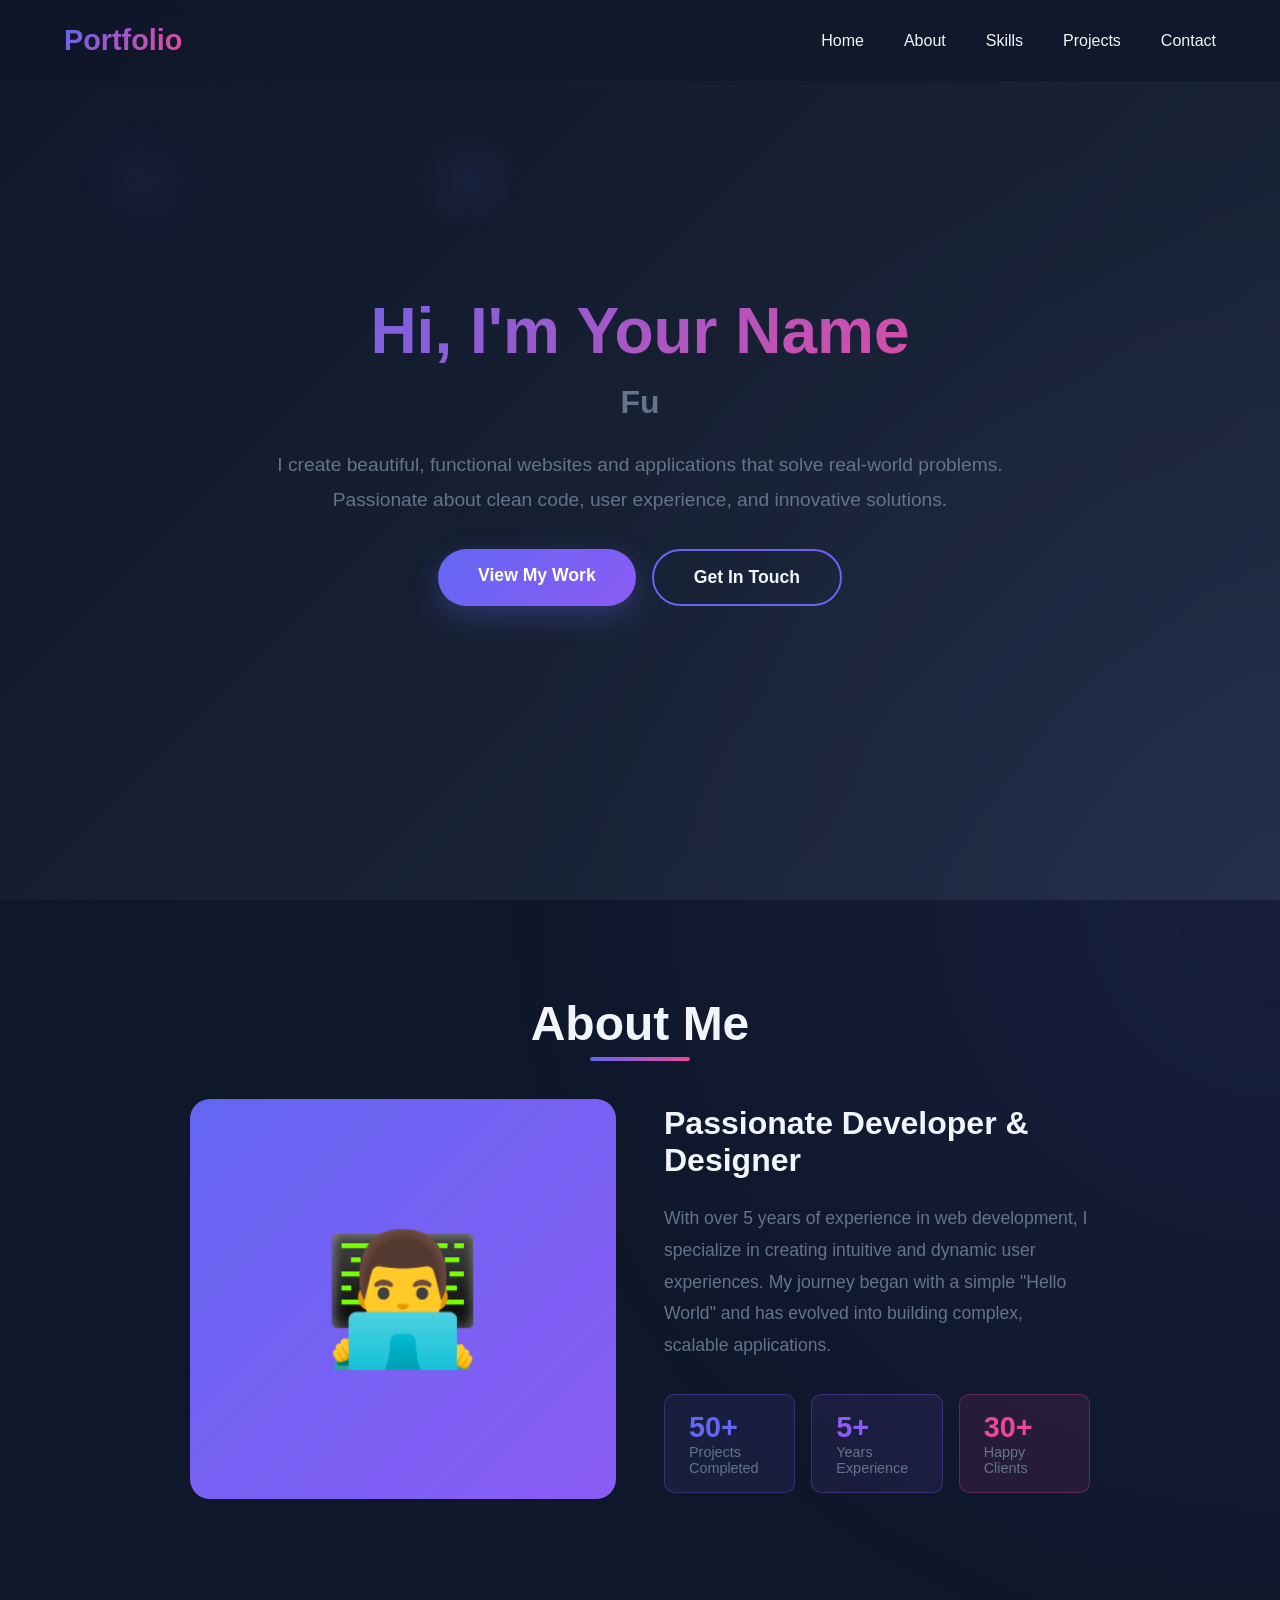
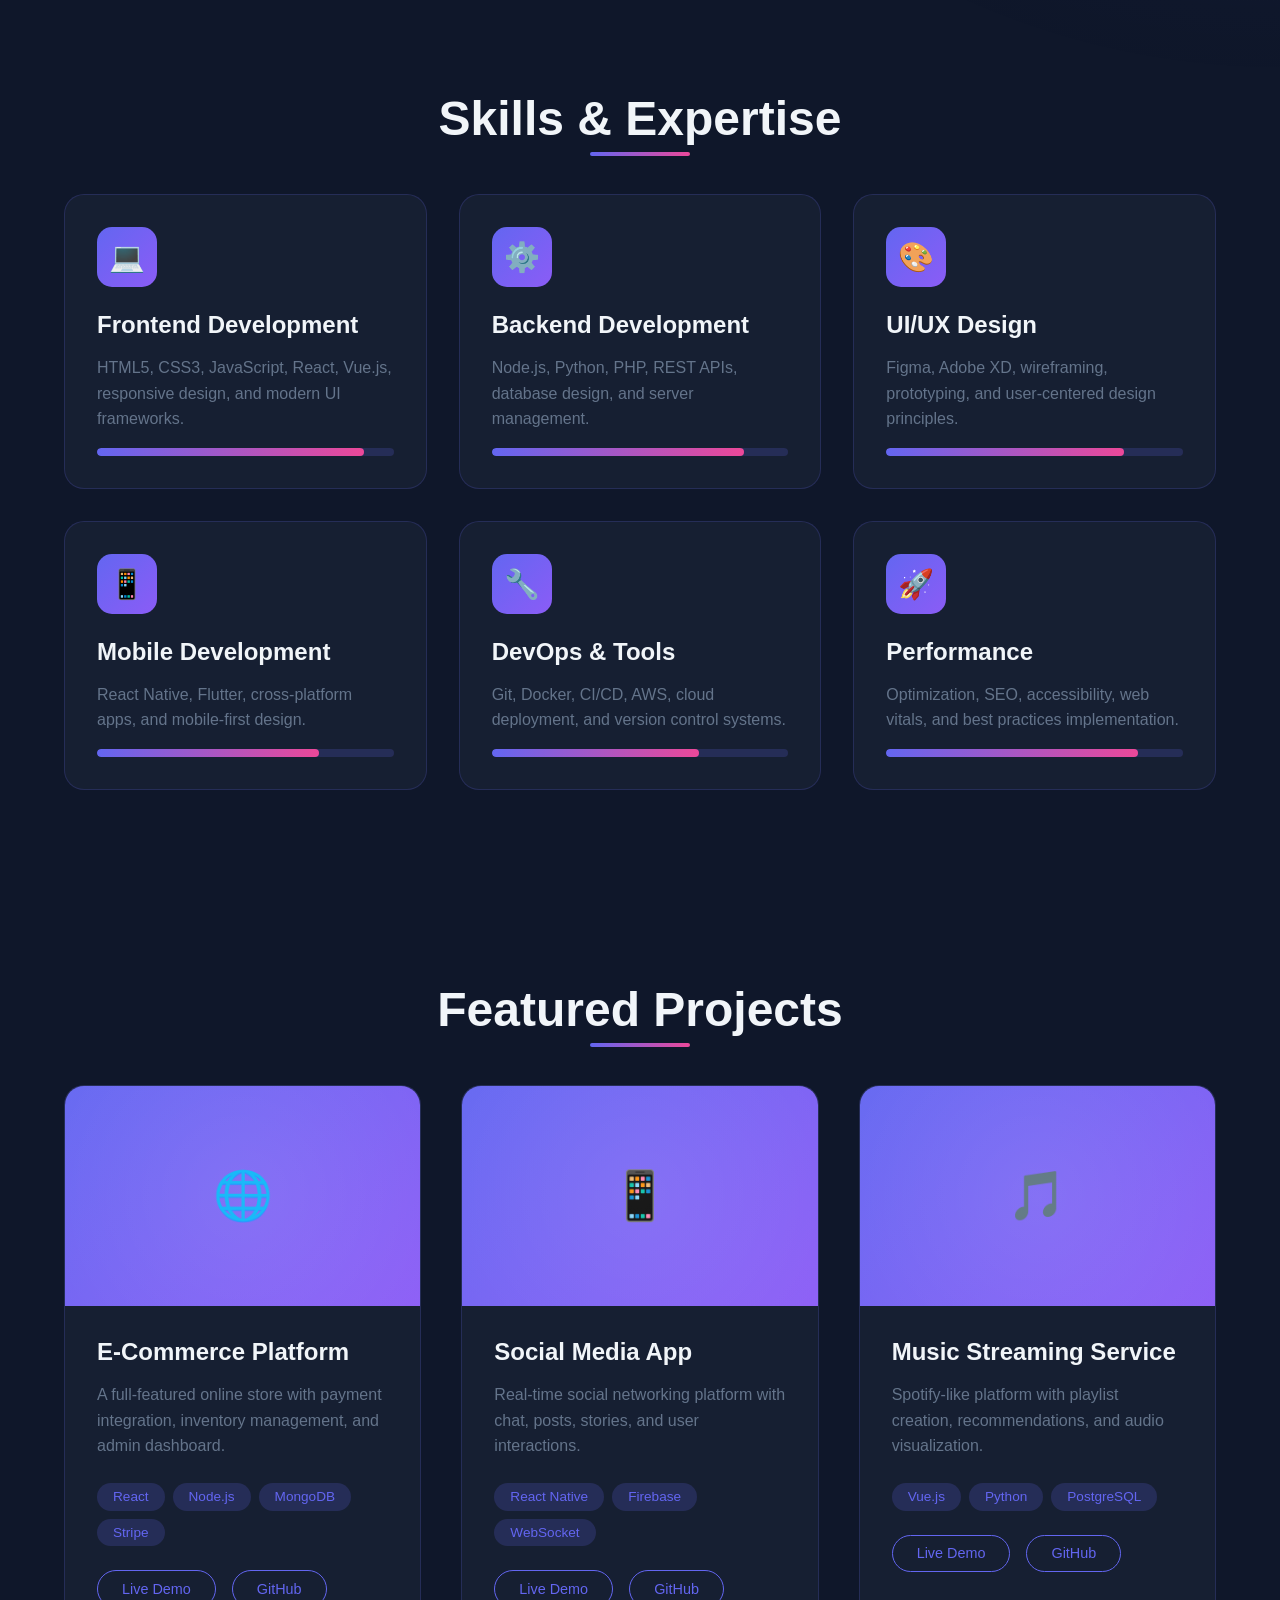
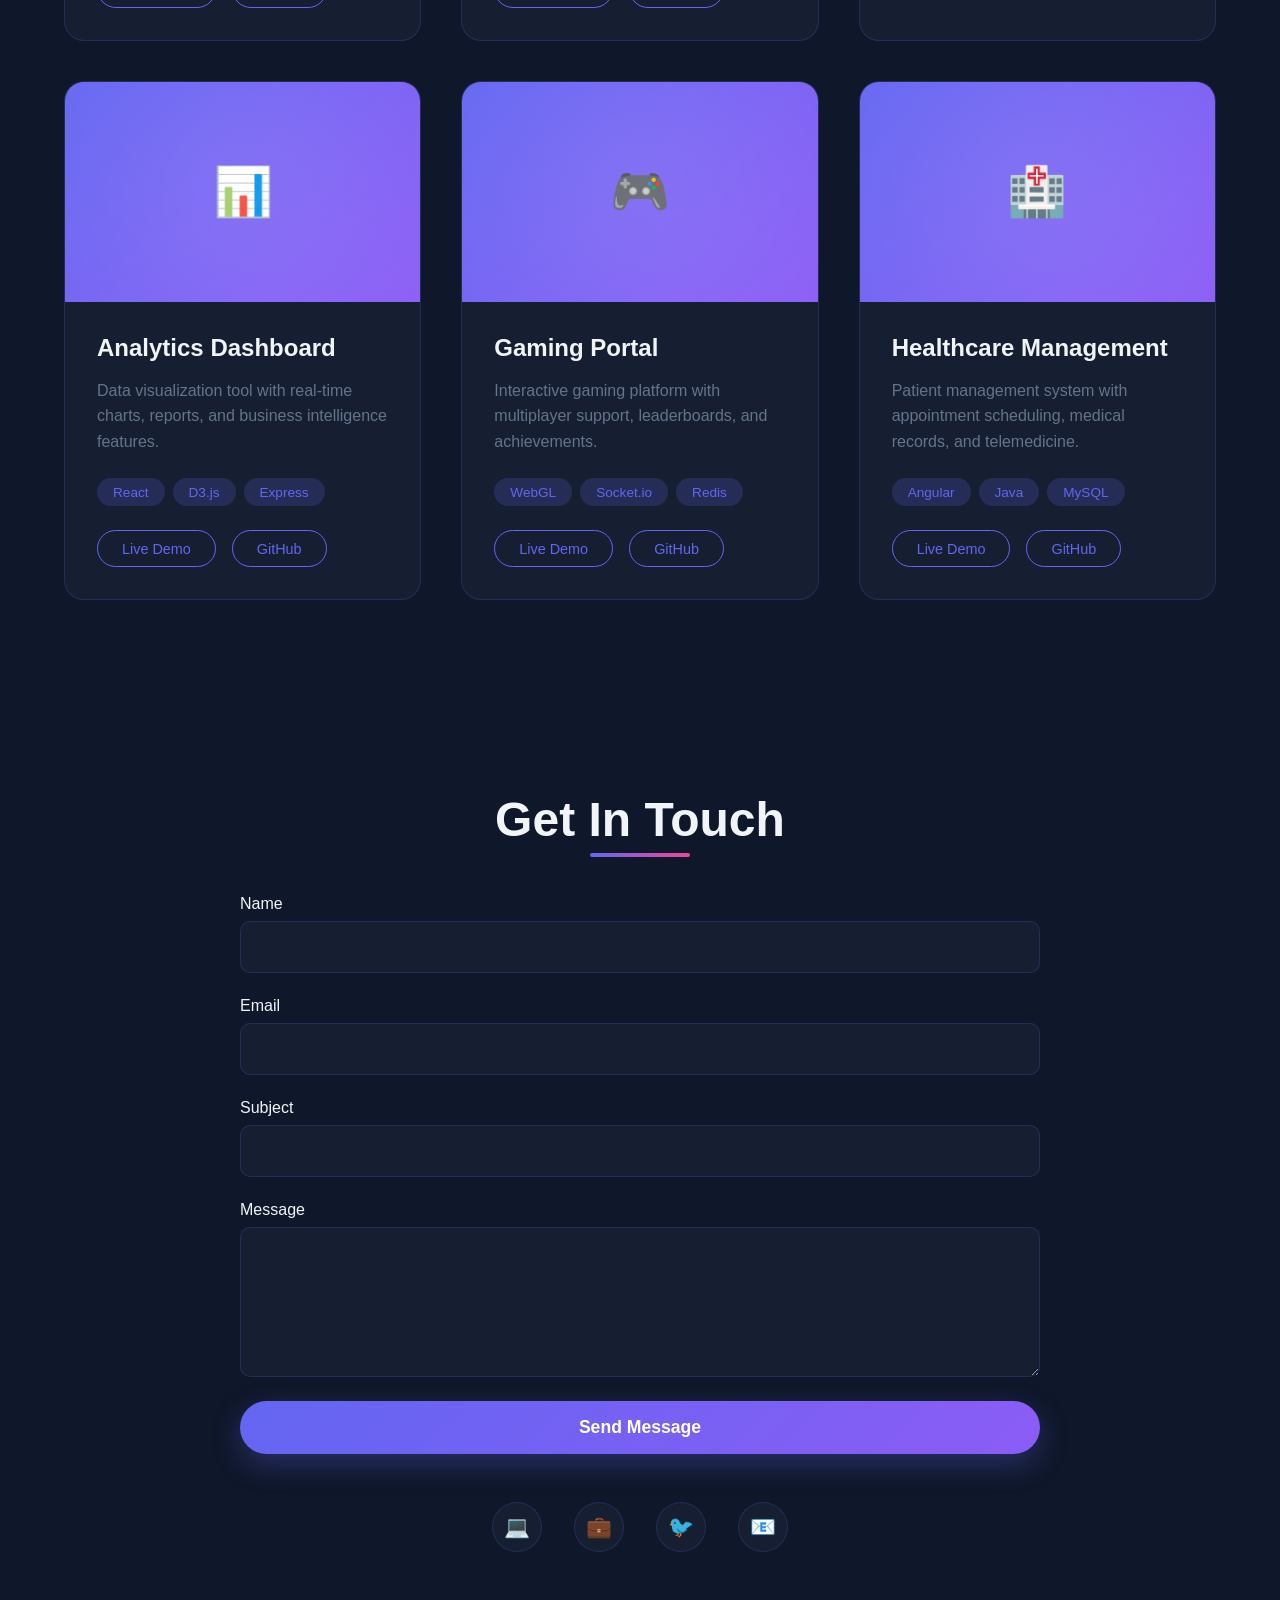
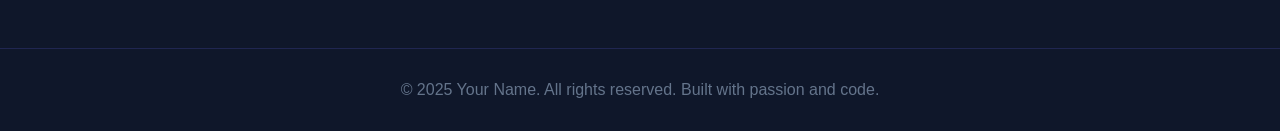
<file: portfoilo.html>
<!DOCTYPE html>
<html lang="en">
<head>
    <meta charset="UTF-8">
    <meta name="viewport" content="width=device-width, initial-scale=1.0">
    <title>Personal Portfolio - Your Name</title>
    <style>
        * {
            margin: 0;
            padding: 0;
            box-sizing: border-box;
        }

        :root {
            --primary: #6366f1;
            --secondary: #8b5cf6;
            --accent: #ec4899;
            --dark: #0f172a;
            --light: #f1f5f9;
            --gray: #64748b;
        }

        body {
            font-family: 'Segoe UI', Tahoma, Geneva, Verdana, sans-serif;
            background: var(--dark);
            color: var(--light);
            overflow-x: hidden;
        }

        .bg-animation {
            position: fixed;
            top: 0;
            left: 0;
            width: 100%;
            height: 100%;
            z-index: -1;
            background: linear-gradient(135deg, #0f172a 0%, #1e293b 100%);
        }

        .bg-animation::before {
            content: '';
            position: absolute;
            width: 200%;
            height: 200%;
            background: radial-gradient(circle, rgba(99, 102, 241, 0.1) 0%, transparent 50%);
            animation: rotate 20s linear infinite;
        }

        @keyframes rotate {
            from { transform: rotate(0deg); }
            to { transform: rotate(360deg); }
        }

        nav {
            position: fixed;
            top: 0;
            width: 100%;
            padding: 1.5rem 5%;
            display: flex;
            justify-content: space-between;
            align-items: center;
            z-index: 1000;
            background: rgba(15, 23, 42, 0.8);
            backdrop-filter: blur(10px);
            transition: all 0.3s ease;
        }

        nav.scrolled {
            padding: 1rem 5%;
            box-shadow: 0 4px 20px rgba(0, 0, 0, 0.3);
        }

        .logo {
            font-size: 1.8rem;
            font-weight: bold;
            background: linear-gradient(135deg, var(--primary), var(--accent));
            -webkit-background-clip: text;
            background-clip: text;
            -webkit-text-fill-color: transparent;
            animation: glow 2s ease-in-out infinite;
        }

        @keyframes glow {
            0%, 100% { filter: brightness(1); }
            50% { filter: brightness(1.3); }
        }

        .nav-links {
            display: flex;
            gap: 2.5rem;
            list-style: none;
        }

        .nav-links a {
            color: var(--light);
            text-decoration: none;
            font-weight: 500;
            position: relative;
            transition: color 0.3s;
        }

        .nav-links a::after {
            content: '';
            position: absolute;
            bottom: -5px;
            left: 0;
            width: 0;
            height: 2px;
            background: linear-gradient(90deg, var(--primary), var(--accent));
            transition: width 0.3s;
        }

        .nav-links a:hover::after {
            width: 100%;
        }

        .menu-toggle {
            display: none;
            flex-direction: column;
            gap: 5px;
            cursor: pointer;
        }

        .menu-toggle span {
            width: 25px;
            height: 3px;
            background: var(--light);
            transition: all 0.3s;
        }

        .hero {
            min-height: 100vh;
            display: flex;
            align-items: center;
            justify-content: center;
            padding: 0 5%;
            position: relative;
        }

        .hero-content {
            max-width: 800px;
            text-align: center;
            animation: fadeInUp 1s ease-out;
        }

        @keyframes fadeInUp {
            from {
                opacity: 0;
                transform: translateY(50px);
            }
            to {
                opacity: 1;
                transform: translateY(0);
            }
        }

        .hero h1 {
            font-size: 4rem;
            margin-bottom: 1rem;
            background: linear-gradient(135deg, var(--primary), var(--accent));
            -webkit-background-clip: text;
            -webkit-text-fill-color: transparent;
            animation: slideIn 1s ease-out 0.3s both;
        }

        @keyframes slideIn {
            from {
                opacity: 0;
                transform: translateX(-100px);
            }
            to {
                opacity: 1;
                transform: translateX(0);
            }
        }

        .hero h2 {
            font-size: 2rem;
            color: var(--gray);
            margin-bottom: 1.5rem;
            animation: slideIn 1s ease-out 0.5s both;
            min-height: 2.5rem;
        }

        .hero p {
            font-size: 1.2rem;
            line-height: 1.8;
            color: var(--gray);
            margin-bottom: 2rem;
            animation: fadeInUp 1s ease-out 0.7s both;
        }

        .cta-buttons {
            display: flex;
            gap: 1rem;
            justify-content: center;
            flex-wrap: wrap;
            animation: fadeInUp 1s ease-out 0.9s both;
        }

        .btn {
            padding: 1rem 2.5rem;
            border: none;
            border-radius: 50px;
            font-size: 1.1rem;
            font-weight: 600;
            cursor: pointer;
            transition: all 0.3s;
            text-decoration: none;
            display: inline-block;
            position: relative;
            overflow: hidden;
        }

        .btn-primary {
            background: linear-gradient(135deg, var(--primary), var(--secondary));
            color: white;
            box-shadow: 0 10px 30px rgba(99, 102, 241, 0.3);
        }

        .btn-primary:hover {
            transform: translateY(-3px);
            box-shadow: 0 15px 40px rgba(99, 102, 241, 0.4);
        }

        .btn-secondary {
            background: transparent;
            color: var(--light);
            border: 2px solid var(--primary);
        }

        .btn-secondary:hover {
            background: var(--primary);
            transform: translateY(-3px);
        }

        section {
            padding: 6rem 5%;
            max-width: 1400px;
            margin: 0 auto;
        }

        .section-title {
            text-align: center;
            font-size: 3rem;
            margin-bottom: 3rem;
            position: relative;
            animation: fadeInUp 1s ease-out;
        }

        .section-title::after {
            content: '';
            position: absolute;
            bottom: -10px;
            left: 50%;
            transform: translateX(-50%);
            width: 100px;
            height: 4px;
            background: linear-gradient(90deg, var(--primary), var(--accent));
            border-radius: 2px;
        }

        .skills-grid {
            display: grid;
            grid-template-columns: repeat(auto-fit, minmax(280px, 1fr));
            gap: 2rem;
        }

        .skill-card {
            background: rgba(30, 41, 59, 0.5);
            padding: 2rem;
            border-radius: 20px;
            border: 1px solid rgba(99, 102, 241, 0.2);
            transition: all 0.3s;
            cursor: pointer;
        }

        .skill-card:hover {
            transform: translateY(-10px);
            border-color: var(--primary);
            box-shadow: 0 20px 40px rgba(99, 102, 241, 0.2);
        }

        .skill-icon {
            width: 60px;
            height: 60px;
            background: linear-gradient(135deg, var(--primary), var(--secondary));
            border-radius: 15px;
            display: flex;
            align-items: center;
            justify-content: center;
            font-size: 1.8rem;
            margin-bottom: 1.5rem;
            transition: transform 0.5s ease;
        }

        .skill-card h3 {
            font-size: 1.5rem;
            margin-bottom: 1rem;
            color: var(--light);
        }

        .skill-card p {
            color: var(--gray);
            line-height: 1.6;
        }

        .progress-bar {
            width: 100%;
            height: 8px;
            background: rgba(99, 102, 241, 0.2);
            border-radius: 10px;
            margin-top: 1rem;
            overflow: hidden;
        }

        .progress-fill {
            height: 100%;
            background: linear-gradient(90deg, var(--primary), var(--accent));
            border-radius: 10px;
            width: 0;
            transition: width 1.5s ease-out;
        }

        .projects-grid {
            display: grid;
            grid-template-columns: repeat(auto-fit, minmax(350px, 1fr));
            gap: 2.5rem;
        }

        .project-card {
            background: rgba(30, 41, 59, 0.5);
            border-radius: 20px;
            overflow: hidden;
            border: 1px solid rgba(99, 102, 241, 0.2);
            transition: all 0.3s;
            cursor: pointer;
        }

        .project-card:hover {
            transform: translateY(-10px) scale(1.02);
            box-shadow: 0 20px 40px rgba(99, 102, 241, 0.3);
        }

        .project-image {
            width: 100%;
            height: 220px;
            background: linear-gradient(135deg, var(--primary), var(--secondary));
            display: flex;
            align-items: center;
            justify-content: center;
            font-size: 3rem;
            position: relative;
            overflow: hidden;
        }

        .project-image::before {
            content: '';
            position: absolute;
            top: -50%;
            left: -50%;
            width: 200%;
            height: 200%;
            background: radial-gradient(circle, rgba(255, 255, 255, 0.1) 0%, transparent 70%);
            animation: shimmer 3s infinite;
        }

        @keyframes shimmer {
            0%, 100% { transform: translate(0, 0); }
            50% { transform: translate(10%, 10%); }
        }

        .project-content {
            padding: 2rem;
        }

        .project-content h3 {
            font-size: 1.5rem;
            margin-bottom: 1rem;
            color: var(--light);
        }

        .project-content p {
            color: var(--gray);
            line-height: 1.6;
            margin-bottom: 1.5rem;
        }

        .tech-tags {
            display: flex;
            flex-wrap: wrap;
            gap: 0.5rem;
            margin-bottom: 1.5rem;
        }

        .tech-tag {
            padding: 0.4rem 1rem;
            background: rgba(99, 102, 241, 0.2);
            border-radius: 20px;
            font-size: 0.85rem;
            color: var(--primary);
        }

        .project-links {
            display: flex;
            gap: 1rem;
        }

        .project-link {
            padding: 0.6rem 1.5rem;
            background: transparent;
            border: 1px solid var(--primary);
            color: var(--primary);
            text-decoration: none;
            border-radius: 20px;
            transition: all 0.3s;
            font-size: 0.9rem;
            position: relative;
            overflow: hidden;
        }

        .project-link:hover {
            background: var(--primary);
            color: white;
        }

        .contact-content {
            max-width: 800px;
            margin: 0 auto;
        }

        .contact-form {
            display: grid;
            gap: 1.5rem;
        }

        .form-group {
            display: flex;
            flex-direction: column;
            gap: 0.5rem;
            transition: transform 0.3s;
        }

        .form-group label {
            color: var(--light);
            font-weight: 500;
        }

        .form-group input,
        .form-group textarea {
            padding: 1rem;
            background: rgba(30, 41, 59, 0.5);
            border: 1px solid rgba(99, 102, 241, 0.2);
            border-radius: 10px;
            color: var(--light);
            font-size: 1rem;
            transition: all 0.3s;
        }

        .form-group input:focus,
        .form-group textarea:focus {
            outline: none;
            border-color: var(--primary);
            box-shadow: 0 0 20px rgba(99, 102, 241, 0.2);
        }

        .form-group textarea {
            resize: vertical;
            min-height: 150px;
        }

        .social-links {
            display: flex;
            justify-content: center;
            gap: 2rem;
            margin-top: 3rem;
        }

        .social-link {
            width: 50px;
            height: 50px;
            background: rgba(30, 41, 59, 0.5);
            border: 1px solid rgba(99, 102, 241, 0.2);
            border-radius: 50%;
            display: flex;
            align-items: center;
            justify-content: center;
            color: var(--light);
            text-decoration: none;
            font-size: 1.3rem;
            transition: all 0.3s;
            position: relative;
            overflow: hidden;
        }

        .social-link:hover {
            background: linear-gradient(135deg, var(--primary), var(--secondary));
            transform: translateY(-5px);
            box-shadow: 0 10px 30px rgba(99, 102, 241, 0.3);
        }

        footer {
            text-align: center;
            padding: 2rem 5%;
            border-top: 1px solid rgba(99, 102, 241, 0.2);
            color: var(--gray);
        }

        .fade-in {
            opacity: 0;
            transform: translateY(30px);
            transition: all 0.8s ease-out;
        }

        .fade-in.visible {
            opacity: 1;
            transform: translateY(0);
        }

        .scroll-progress {
            position: fixed;
            top: 0;
            left: 0;
            height: 3px;
            background: linear-gradient(90deg, var(--primary), var(--accent));
            z-index: 10000;
            transition: width 0.1s ease;
        }

        @keyframes ripple {
            to {
                transform: scale(4);
                opacity: 0;
            }
        }

        @keyframes float {
            0%, 100% {
                transform: translateY(0);
                opacity: 0;
            }
            50% {
                transform: translateY(-100px);
                opacity: 0.5;
            }
        }

        @media (max-width: 768px) {
            .menu-toggle {
                display: flex;
            }

            .nav-links {
                position: fixed;
                top: 70px;
                right: -100%;
                flex-direction: column;
                background: rgba(15, 23, 42, 0.98);
                padding: 2rem;
                border-radius: 10px;
                transition: right 0.3s;
            }

            .nav-links.active {
                right: 5%;
            }

            .hero h1 {
                font-size: 2.5rem;
            }

            .hero h2 {
                font-size: 1.5rem;
            }

            .section-title {
                font-size: 2rem;
            }

            .projects-grid {
                grid-template-columns: 1fr;
            }
        }
    </style>
</head>
<body>
    <div class="bg-animation"></div>
    <div class="scroll-progress"></div>

    <nav id="navbar">
        <div class="logo">Portfolio</div>
        <ul class="nav-links" id="navLinks">
            <li><a href="#home">Home</a></li>
            <li><a href="#about">About</a></li>
            <li><a href="#skills">Skills</a></li>
            <li><a href="#projects">Projects</a></li>
            <li><a href="#contact">Contact</a></li>
        </ul>
        <div class="menu-toggle" id="menuToggle">
            <span></span>
            <span></span>
            <span></span>
        </div>
    </nav>

    <section class="hero" id="home">
        <div class="hero-content">
            <h1>Hi, I'm Your Name</h1>
            <h2 id="typingText">Full Stack Developer</h2>
            <p>I create beautiful, functional websites and applications that solve real-world problems. Passionate about clean code, user experience, and innovative solutions.</p>
            <div class="cta-buttons">
                <a href="#projects" class="btn btn-primary">View My Work</a>
                <a href="#contact" class="btn btn-secondary">Get In Touch</a>
            </div>
        </div>
    </section>

    <section id="about">
        <h2 class="section-title">About Me</h2>
        <div class="fade-in" style="max-width: 900px; margin: 0 auto;">
            <div style="display: grid; grid-template-columns: 1fr 1fr; gap: 3rem; align-items: center;">
                <div style="background: linear-gradient(135deg, var(--primary), var(--secondary)); border-radius: 20px; height: 400px; display: flex; align-items: center; justify-content: center; font-size: 8rem;">
                    👨‍💻
                </div>
                <div>
                    <h3 style="font-size: 2rem; margin-bottom: 1.5rem; color: var(--light);">Passionate Developer & Designer</h3>
                    <p style="color: var(--gray); line-height: 1.8; margin-bottom: 1rem; font-size: 1.1rem;">
                        With over 5 years of experience in web development, I specialize in creating intuitive and dynamic user experiences. My journey began with a simple "Hello World" and has evolved into building complex, scalable applications.
                    </p>
                    <p style="color: var(--gray); line-height: 1.8; margin-bottom: 1rem; font-size: 1.1rem;">
                        <!-- I believe in writing clean, maintainable code and staying updated with the latest technologies. When I'm not coding, you'll find me exploring new design trends, contributing to open-source projects, or sharing knowledge with the developer community. -->
                    </p>
                    <p style="color: var(--gray); line-height: 1.8; font-size: 1.1rem;">
                        <!-- My goal is to bridge the gap between design and functionality, creating digital experiences that are not only beautiful but also solve real-world problems. -->
                    </p>
                    <div style="margin-top: 2rem; display: grid; grid-template-columns: repeat(3, 1fr); gap: 1rem;">
                        <div style="background: rgba(99, 102, 241, 0.1); padding: 1rem 1.5rem; border-radius: 10px; border: 1px solid rgba(99, 102, 241, 0.3);">
                            <div style="font-size: 1.8rem; font-weight: bold; color: var(--primary);">50+</div>
                            <div style="color: var(--gray); font-size: 0.9rem;">Projects Completed</div>
                        </div>
                        <div style="background: rgba(139, 92, 246, 0.1); padding: 1rem 1.5rem; border-radius: 10px; border: 1px solid rgba(139, 92, 246, 0.3);">
                            <div style="font-size: 1.8rem; font-weight: bold; color: var(--secondary);">5+</div>
                            <div style="color: var(--gray); font-size: 0.9rem;">Years Experience</div>
                        </div>
                        <div style="background: rgba(236, 72, 153, 0.1); padding: 1rem 1.5rem; border-radius: 10px; border: 1px solid rgba(236, 72, 153, 0.3);">
                            <div style="font-size: 1.8rem; font-weight: bold; color: var(--accent);">30+</div>
                            <div style="color: var(--gray); font-size: 0.9rem;">Happy Clients</div>
                        </div>
                    </div>
                </div>
            </div>
        </div>
    </section>

    <section id="skills">
        <h2 class="section-title">Skills & Expertise</h2>
        <div class="skills-grid">
            <div class="skill-card fade-in">
                <div class="skill-icon">💻</div>
                <h3>Frontend Development</h3>
                <p>HTML5, CSS3, JavaScript, React, Vue.js, responsive design, and modern UI frameworks.</p>
                <div class="progress-bar">
                    <div class="progress-fill" data-width="90"></div>
                </div>
            </div>
            <div class="skill-card fade-in">
                <div class="skill-icon">⚙️</div>
                <h3>Backend Development</h3>
                <p>Node.js, Python, PHP, REST APIs, database design, and server management.</p>
                <div class="progress-bar">
                    <div class="progress-fill" data-width="85"></div>
                </div>
            </div>
            <div class="skill-card fade-in">
                <div class="skill-icon">🎨</div>
                <h3>UI/UX Design</h3>
                <p>Figma, Adobe XD, wireframing, prototyping, and user-centered design principles.</p>
                <div class="progress-bar">
                    <div class="progress-fill" data-width="80"></div>
                </div>
            </div>
            <div class="skill-card fade-in">
                <div class="skill-icon">📱</div>
                <h3>Mobile Development</h3>
                <p>React Native, Flutter, cross-platform apps, and mobile-first design.</p>
                <div class="progress-bar">
                    <div class="progress-fill" data-width="75"></div>
                </div>
            </div>
            <div class="skill-card fade-in">
                <div class="skill-icon">🔧</div>
                <h3>DevOps & Tools</h3>
                <p>Git, Docker, CI/CD, AWS, cloud deployment, and version control systems.</p>
                <div class="progress-bar">
                    <div class="progress-fill" data-width="70"></div>
                </div>
            </div>
            <div class="skill-card fade-in">
                <div class="skill-icon">🚀</div>
                <h3>Performance</h3>
                <p>Optimization, SEO, accessibility, web vitals, and best practices implementation.</p>
                <div class="progress-bar">
                    <div class="progress-fill" data-width="85"></div>
                </div>
            </div>
        </div>
    </section>

    <section id="projects">
        <h2 class="section-title">Featured Projects</h2>
        <div class="projects-grid">
            <div class="project-card fade-in">
                <div class="project-image">🌐</div>
                <div class="project-content">
                    <h3>E-Commerce Platform</h3>
                    <p>A full-featured online store with payment integration, inventory management, and admin dashboard.</p>
                    <div class="tech-tags">
                        <span class="tech-tag">React</span>
                        <span class="tech-tag">Node.js</span>
                        <span class="tech-tag">MongoDB</span>
                        <span class="tech-tag">Stripe</span>
                    </div>
                    <div class="project-links">
                        <a href="#" class="project-link">Live Demo</a>
                        <a href="#" class="project-link">GitHub</a>
                    </div>
                </div>
            </div>

            <div class="project-card fade-in">
                <div class="project-image">📱</div>
                <div class="project-content">
                    <h3>Social Media App</h3>
                    <p>Real-time social networking platform with chat, posts, stories, and user interactions.</p>
                    <div class="tech-tags">
                        <span class="tech-tag">React Native</span>
                        <span class="tech-tag">Firebase</span>
                        <span class="tech-tag">WebSocket</span>
                    </div>
                    <div class="project-links">
                        <a href="#" class="project-link">Live Demo</a>
                        <a href="#" class="project-link">GitHub</a>
                    </div>
                </div>
            </div>

            <div class="project-card fade-in">
                <div class="project-image">🎵</div>
                <div class="project-content">
                    <h3>Music Streaming Service</h3>
                    <p>Spotify-like platform with playlist creation, recommendations, and audio visualization.</p>
                    <div class="tech-tags">
                        <span class="tech-tag">Vue.js</span>
                        <span class="tech-tag">Python</span>
                        <span class="tech-tag">PostgreSQL</span>
                    </div>
                    <div class="project-links">
                        <a href="#" class="project-link">Live Demo</a>
                        <a href="#" class="project-link">GitHub</a>
                    </div>
                </div>
            </div>

            <div class="project-card fade-in">
                <div class="project-image">📊</div>
                <div class="project-content">
                    <h3>Analytics Dashboard</h3>
                    <p>Data visualization tool with real-time charts, reports, and business intelligence features.</p>
                    <div class="tech-tags">
                        <span class="tech-tag">React</span>
                        <span class="tech-tag">D3.js</span>
                        <span class="tech-tag">Express</span>
                    </div>
                    <div class="project-links">
                        <a href="#" class="project-link">Live Demo</a>
                        <a href="#" class="project-link">GitHub</a>
                    </div>
                </div>
            </div>

            <div class="project-card fade-in">
                <div class="project-image">🎮</div>
                <div class="project-content">
                    <h3>Gaming Portal</h3>
                    <p>Interactive gaming platform with multiplayer support, leaderboards, and achievements.</p>
                    <div class="tech-tags">
                        <span class="tech-tag">WebGL</span>
                        <span class="tech-tag">Socket.io</span>
                        <span class="tech-tag">Redis</span>
                    </div>
                    <div class="project-links">
                        <a href="#" class="project-link">Live Demo</a>
                        <a href="#" class="project-link">GitHub</a>
                    </div>
                </div>
            </div>

            <div class="project-card fade-in">
                <div class="project-image">🏥</div>
                <div class="project-content">
                    <h3>Healthcare Management</h3>
                    <p>Patient management system with appointment scheduling, medical records, and telemedicine.</p>
                    <div class="tech-tags">
                        <span class="tech-tag">Angular</span>
                        <span class="tech-tag">Java</span>
                        <span class="tech-tag">MySQL</span>
                    </div>
                    <div class="project-links">
                        <a href="#" class="project-link">Live Demo</a>
                        <a href="#" class="project-link">GitHub</a>
                    </div>
                </div>
            </div>
        </div>
    </section>

    <section id="contact">
        <h2 class="section-title">Get In Touch</h2>
        <div class="contact-content fade-in">
            <form class="contact-form" id="contactForm">
                <div class="form-group">
                    <label for="name">Name</label>
                    <input type="text" id="name" required>
                </div>
                <div class="form-group">
                    <label for="email">Email</label>
                    <input type="email" id="email" required>
                </div>
                <div class="form-group">
                    <label for="subject">Subject</label>
                    <input type="text" id="subject" required>
                </div>
                <div class="form-group">
                    <label for="message">Message</label>
                    <textarea id="message" required></textarea>
                </div>
                <button type="submit" class="btn btn-primary">Send Message</button>
            </form>

            <div class="social-links">
                <a href="#" class="social-link" title="GitHub">💻</a>
                <a href="#" class="social-link" title="LinkedIn">💼</a>
                <a href="#" class="social-link" title="Twitter">🐦</a>
                <a href="#" class="social-link" title="Email">📧</a>
            </div>
        </div>
    </section>

    <footer>
        <p>&copy; 2025 Your Name. All rights reserved. Built with passion and code.</p>
    </footer>

    <script>
        // Smooth scrolling
        document.querySelectorAll('a[href^="#"]').forEach(anchor => {
            anchor.addEventListener('click', function (e) {
                e.preventDefault();
                const target = document.querySelector(this.getAttribute('href'));
                if (target) {
                    target.scrollIntoView({ behavior: 'smooth', block: 'start' });
                    if (window.innerWidth <= 768) {
                        document.getElementById('navLinks').classList.remove('active');
                    }
                }
            });
        });

        // Mobile menu toggle
        const menuToggle = document.getElementById('menuToggle');
        const navLinks = document.getElementById('navLinks');
        
        if (menuToggle) {
            menuToggle.addEventListener('click', () => {
                navLinks.classList.toggle('active');
            });
        }

        // Navbar scroll effect
        const navbar = document.getElementById('navbar');
        window.addEventListener('scroll', () => {
            if (window.scrollY > 50) {
                navbar.classList.add('scrolled');
            } else {
                navbar.classList.remove('scrolled');
            }
        });

        // Fade-in animation on scroll
        const observerOptions = {
            threshold: 0.1,
            rootMargin: '0px 0px -50px 0px'
        };

        const observer = new IntersectionObserver((entries) => {
            entries.forEach(entry => {
                if (entry.isIntersecting) {
                    entry.target.classList.add('visible');
                }
            });
        }, observerOptions);

        document.querySelectorAll('.fade-in').forEach(el => observer.observe(el));

        // Animate progress bars
        const progressObserver = new IntersectionObserver((entries) => {
            entries.forEach(entry => {
                if (entry.isIntersecting) {
                    const progressBars = entry.target.querySelectorAll('.progress-fill');
                    progressBars.forEach(bar => {
                        const width = bar.getAttribute('data-width');
                        setTimeout(() => {
                            bar.style.width = width + '%';
                        }, 200);
                    });
                    progressObserver.unobserve(entry.target);
                }
            });
        }, observerOptions);

        const skillsSection = document.getElementById('skills');
        if (skillsSection) {
            progressObserver.observe(skillsSection);
        }

        // Form submission
        const contactForm = document.getElementById('contactForm');
        if (contactForm) {
            contactForm.addEventListener('submit', (e) => {
                e.preventDefault();
                alert('Thank you for your message! I will get back to you soon.');
                e.target.reset();
            });
        }

        // Scroll progress indicator
        const scrollProgress = document.querySelector('.scroll-progress');
        window.addEventListener('scroll', () => {
            const scrollHeight = document.documentElement.scrollHeight - window.innerHeight;
            const scrolled = (window.pageYOffset / scrollHeight) * 100;
            if (scrollProgress) {
                scrollProgress.style.width = scrolled + '%';
            }
        });

        // Dynamic typing effect
        const typingText = document.getElementById('typingText');
        const roles = ['Full Stack Developer', 'UI/UX Designer', 'Problem Solver', 'Creative Thinker'];
        let roleIndex = 0;
        let charIndex = 0;
        let isDeleting = false;

        function typeEffect() {
            if (!typingText) return;
            
            const currentRole = roles[roleIndex];
            
            if (isDeleting) {
                typingText.textContent = currentRole.substring(0, charIndex - 1);
                charIndex--;
            } else {
                typingText.textContent = currentRole.substring(0, charIndex + 1);
                charIndex++;
            }

            let typeSpeed = isDeleting ? 50 : 100;

            if (!isDeleting && charIndex === currentRole.length) {
                typeSpeed = 2000;
                isDeleting = true;
            } else if (isDeleting && charIndex === 0) {
                isDeleting = false;
                roleIndex = (roleIndex + 1) % roles.length;
                typeSpeed = 500;
            }

            setTimeout(typeEffect, typeSpeed);
        }

        setTimeout(typeEffect, 2000);

        // Skill card hover effect
        document.querySelectorAll('.skill-card').forEach(card => {
            card.addEventListener('mouseenter', function() {
                const icon = this.querySelector('.skill-icon');
                if (icon) {
                    icon.style.transform = 'rotate(360deg) scale(1.1)';
                }
            });
            
            card.addEventListener('mouseleave', function() {
                const icon = this.querySelector('.skill-icon');
                if (icon) {
                    icon.style.transform = 'rotate(0deg) scale(1)';
                }
            });
        });

        // Button ripple effect
        document.querySelectorAll('.btn, .project-link, .social-link').forEach(button => {
            button.addEventListener('click', function(e) {
                const ripple = document.createElement('span');
                const rect = this.getBoundingClientRect();
                const size = Math.max(rect.width, rect.height);
                const x = e.clientX - rect.left - size / 2;
                const y = e.clientY - rect.top - size / 2;

                ripple.style.width = ripple.style.height = size + 'px';
                ripple.style.left = x + 'px';
                ripple.style.top = y + 'px';
                ripple.style.position = 'absolute';
                ripple.style.borderRadius = '50%';
                ripple.style.background = 'rgba(255, 255, 255, 0.5)';
                ripple.style.transform = 'scale(0)';
                ripple.style.animation = 'ripple 0.6s ease-out';
                ripple.style.pointerEvents = 'none';

                this.style.position = 'relative';
                this.style.overflow = 'hidden';
                this.appendChild(ripple);

                setTimeout(() => ripple.remove(), 600);
            });
        });

        // Form input animations
        document.querySelectorAll('.form-group input, .form-group textarea').forEach(input => {
            input.addEventListener('focus', function() {
                this.parentElement.style.transform = 'translateY(-2px)';
            });
            
            input.addEventListener('blur', function() {
                this.parentElement.style.transform = 'translateY(0)';
            });
        });

        // Parallax effect for hero section
        let ticking = false;
        window.addEventListener('scroll', () => {
            if (!ticking) {
                window.requestAnimationFrame(() => {
                    const scrolled = window.pageYOffset;
                    const hero = document.querySelector('.hero-content');
                    if (hero && scrolled < window.innerHeight) {
                        hero.style.transform = `translateY(${scrolled * 0.3}px)`;
                        hero.style.opacity = Math.max(0, 1 - scrolled / 500);
                    }
                    ticking = false;
                });
                ticking = true;
            }
        });

        // Create floating elements
        function createFloatingElement() {
            const element = document.createElement('div');
            const size = Math.random() * 100 + 50;
            element.style.position = 'fixed';
            element.style.width = size + 'px';
            element.style.height = size + 'px';
            element.style.borderRadius = '50%';
            element.style.background = `radial-gradient(circle, rgba(99, 102, 241, ${Math.random() * 0.1}) 0%, transparent 70%)`;
            element.style.left = Math.random() * 100 + '%';
            element.style.top = Math.random() * 100 + '%';
            element.style.pointerEvents = 'none';
            element.style.zIndex = '-1';
            
            const duration = Math.random() * 10 + 10;
            const keyframes = `
                @keyframes float-${Date.now()} {
                    0%, 100% {
                        transform: translate(0, 0) scale(1);
                        opacity: 0;
                    }
                    50% {
                        transform: translate(${Math.random() * 200 - 100}px, ${Math.random() * 200 - 100}px) scale(1.5);
                        opacity: 0.5;
                    }
                }
            `;
            
            const styleSheet = document.createElement('style');
            styleSheet.textContent = keyframes;
            document.head.appendChild(styleSheet);
            
            element.style.animation = `float-${Date.now()} ${duration}s ease-in-out infinite`;
            document.body.appendChild(element);
            
            setTimeout(() => {
                element.remove();
                styleSheet.remove();
            }, duration * 1000);
        }

        // Create floating elements periodically
        setInterval(createFloatingElement, 3000);

        // Initialize floating elements
        window.addEventListener('load', () => {
            for (let i = 0; i < 5; i++) {
                setTimeout(createFloatingElement, i * 600);
            }
        });

        // Cursor trail effect (throttled for performance)
        let lastTrailTime = 0;
        document.addEventListener('mousemove', (e) => {
            const now = Date.now();
            if (now - lastTrailTime < 50) return;
            lastTrailTime = now;

            const trail = document.createElement('div');
            trail.style.position = 'fixed';
            trail.style.width = '5px';
            trail.style.height = '5px';
            trail.style.borderRadius = '50%';
            trail.style.background = 'rgba(99, 102, 241, 0.5)';
            trail.style.pointerEvents = 'none';
            trail.style.left = e.clientX + 'px';
            trail.style.top = e.clientY + 'px';
            trail.style.zIndex = '9999';
            trail.style.transition = 'all 0.5s ease';
            document.body.appendChild(trail);
            
            setTimeout(() => {
                trail.style.opacity = '0';
                trail.style.transform = 'scale(2)';
            }, 10);
            
            setTimeout(() => trail.remove(), 500);
        });

        console.log('🚀 Portfolio loaded successfully!');
    </script>
</body>
</html>
</file>
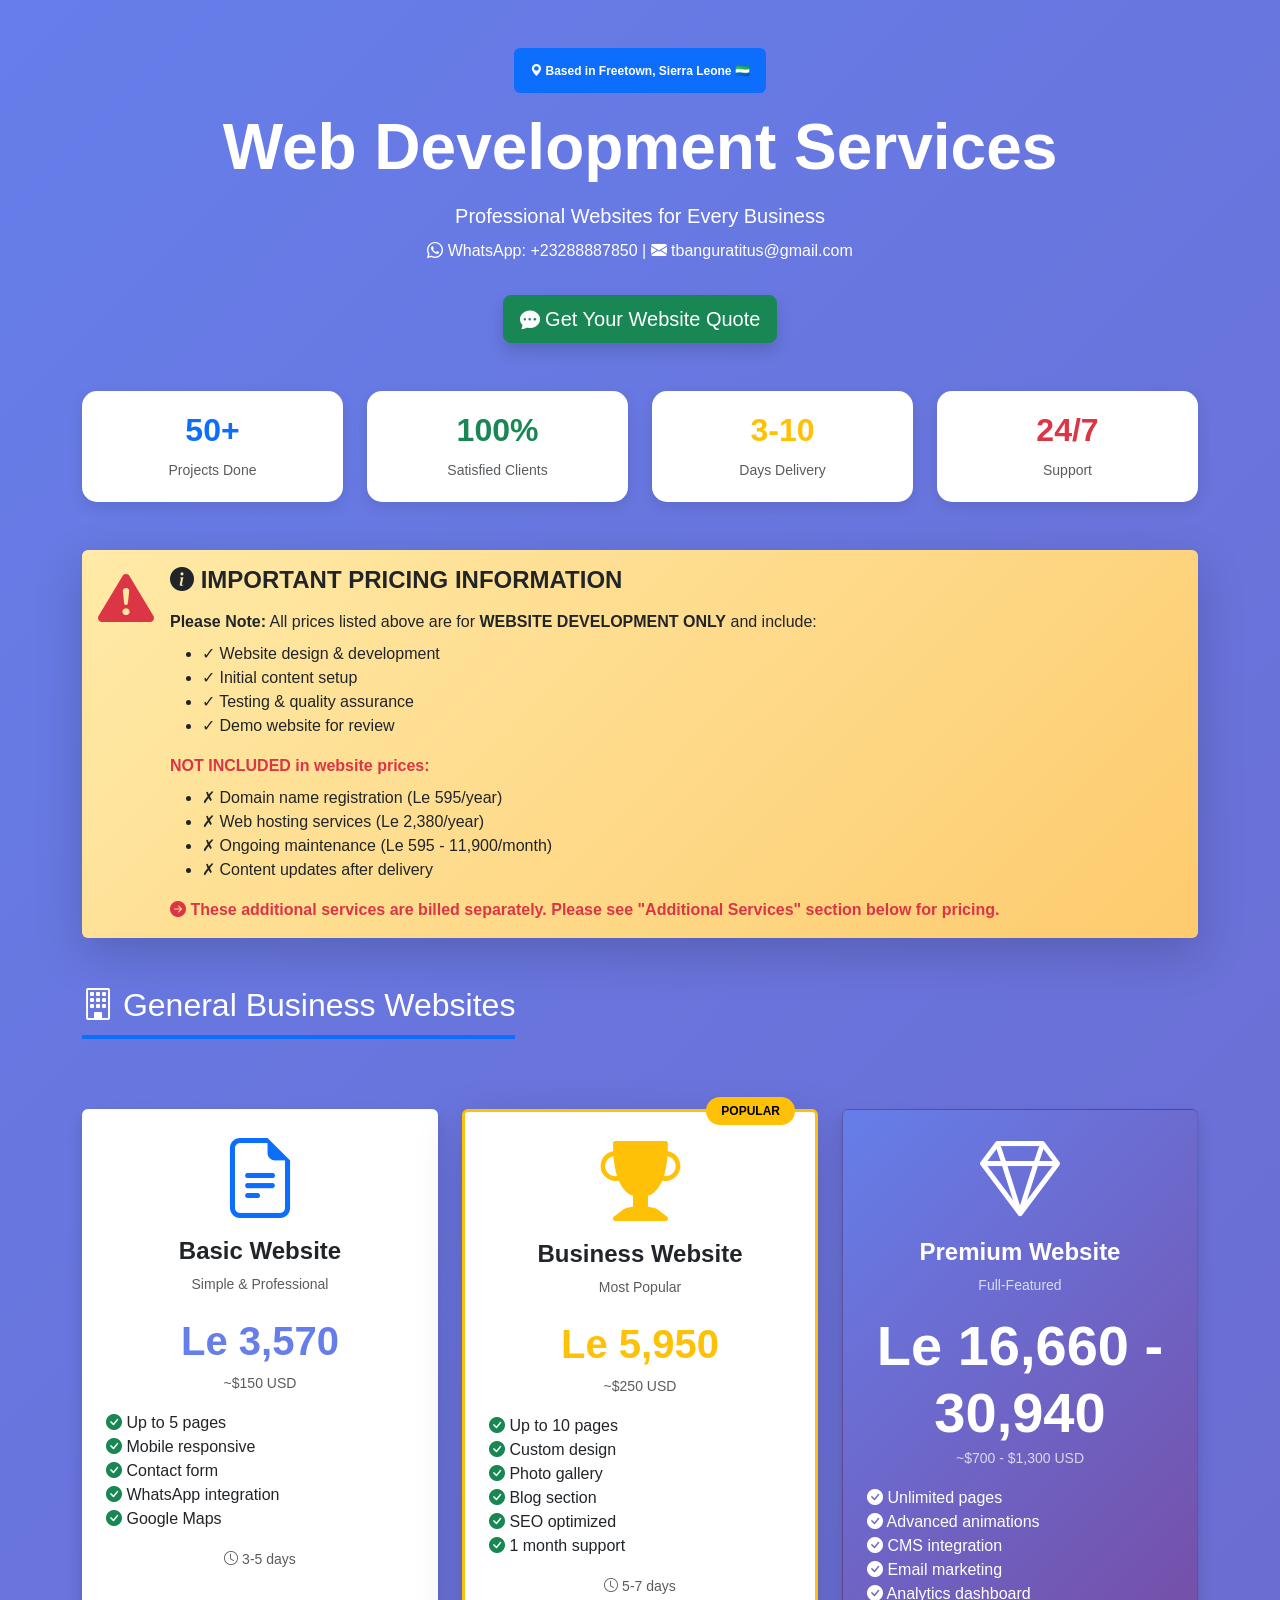
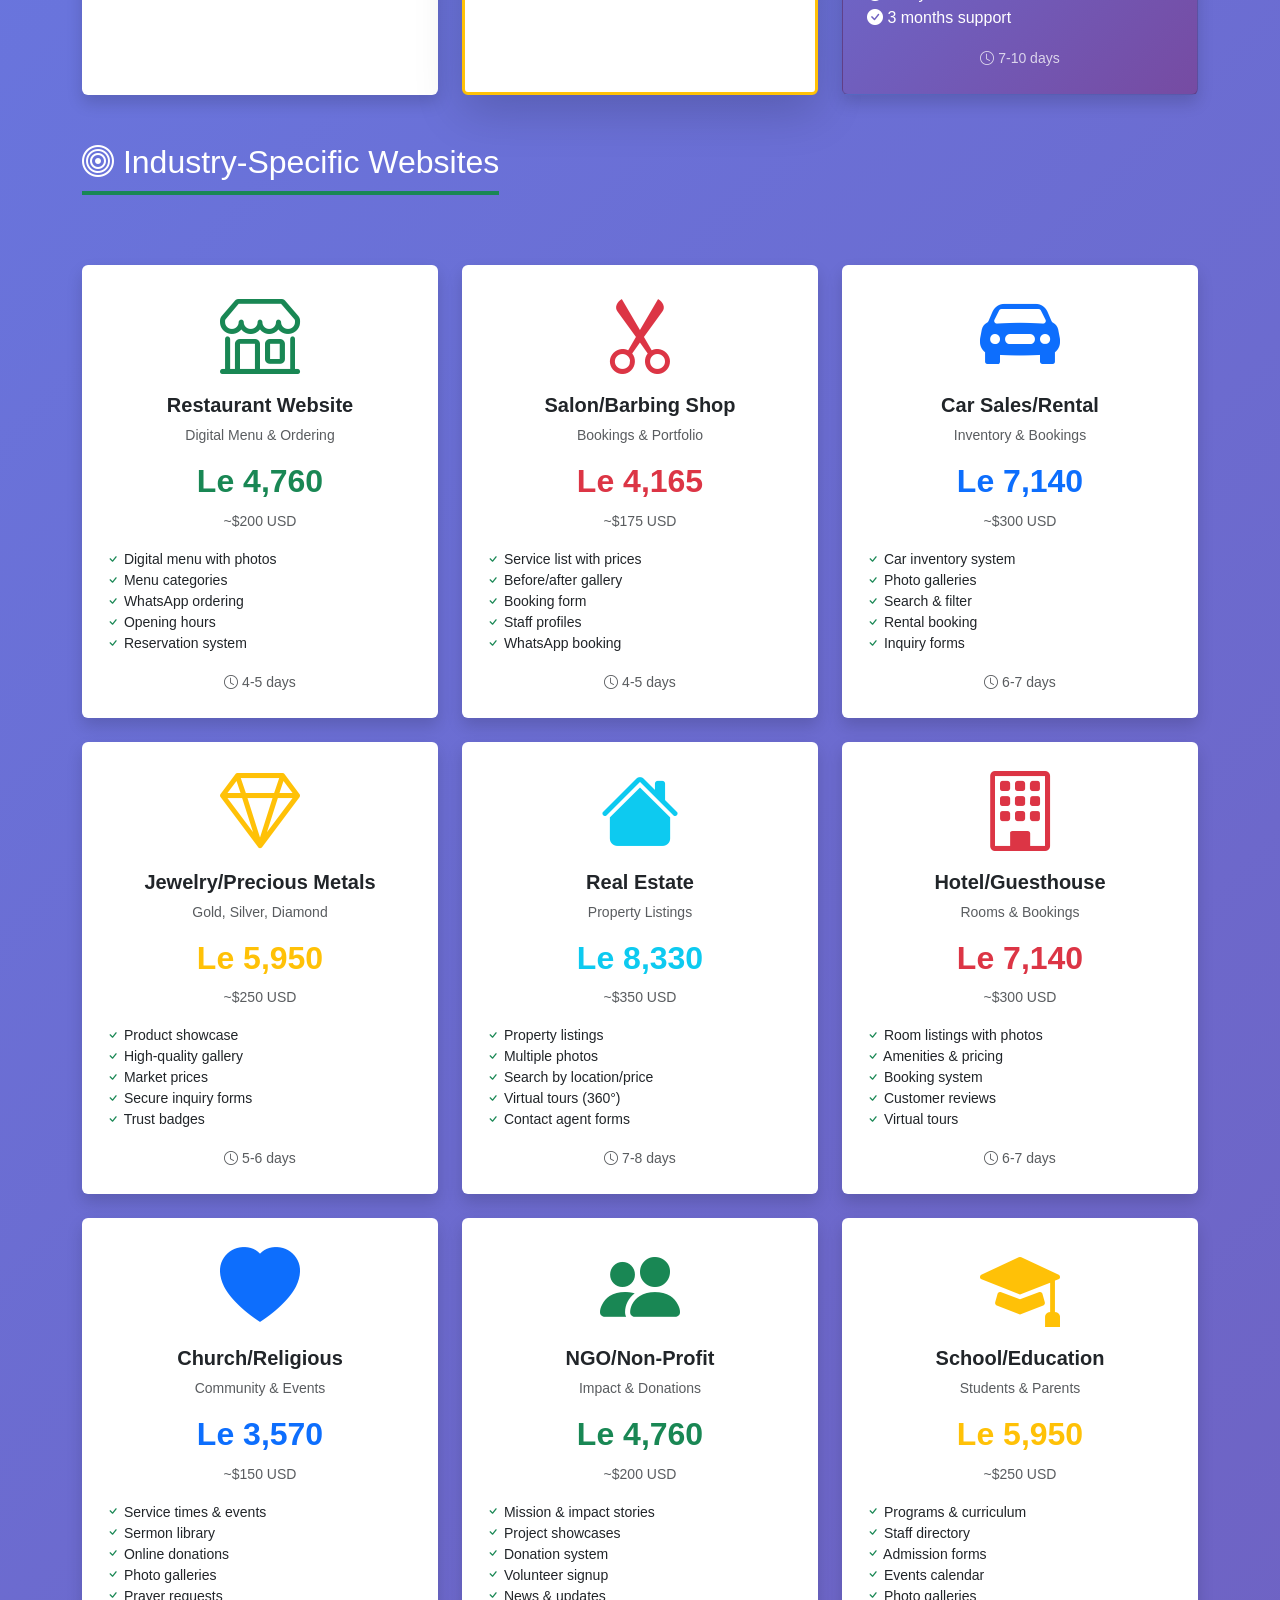
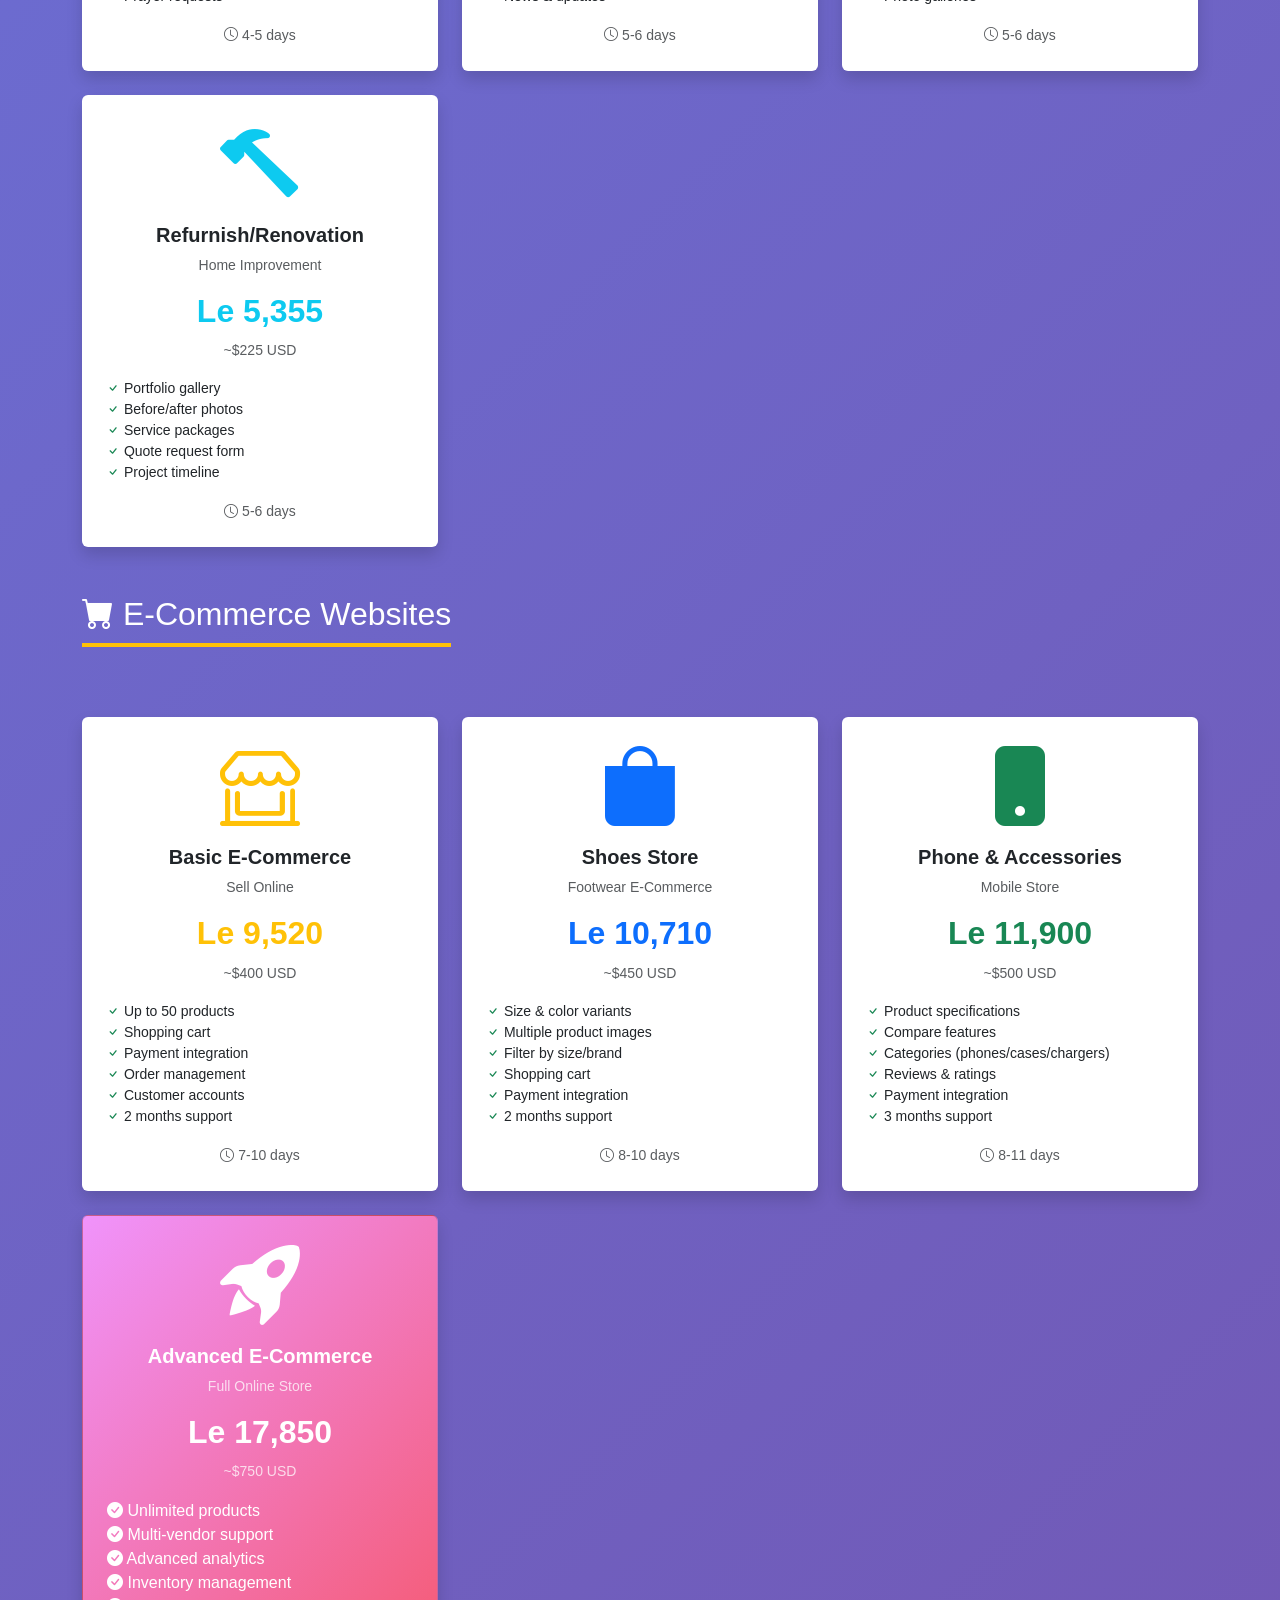
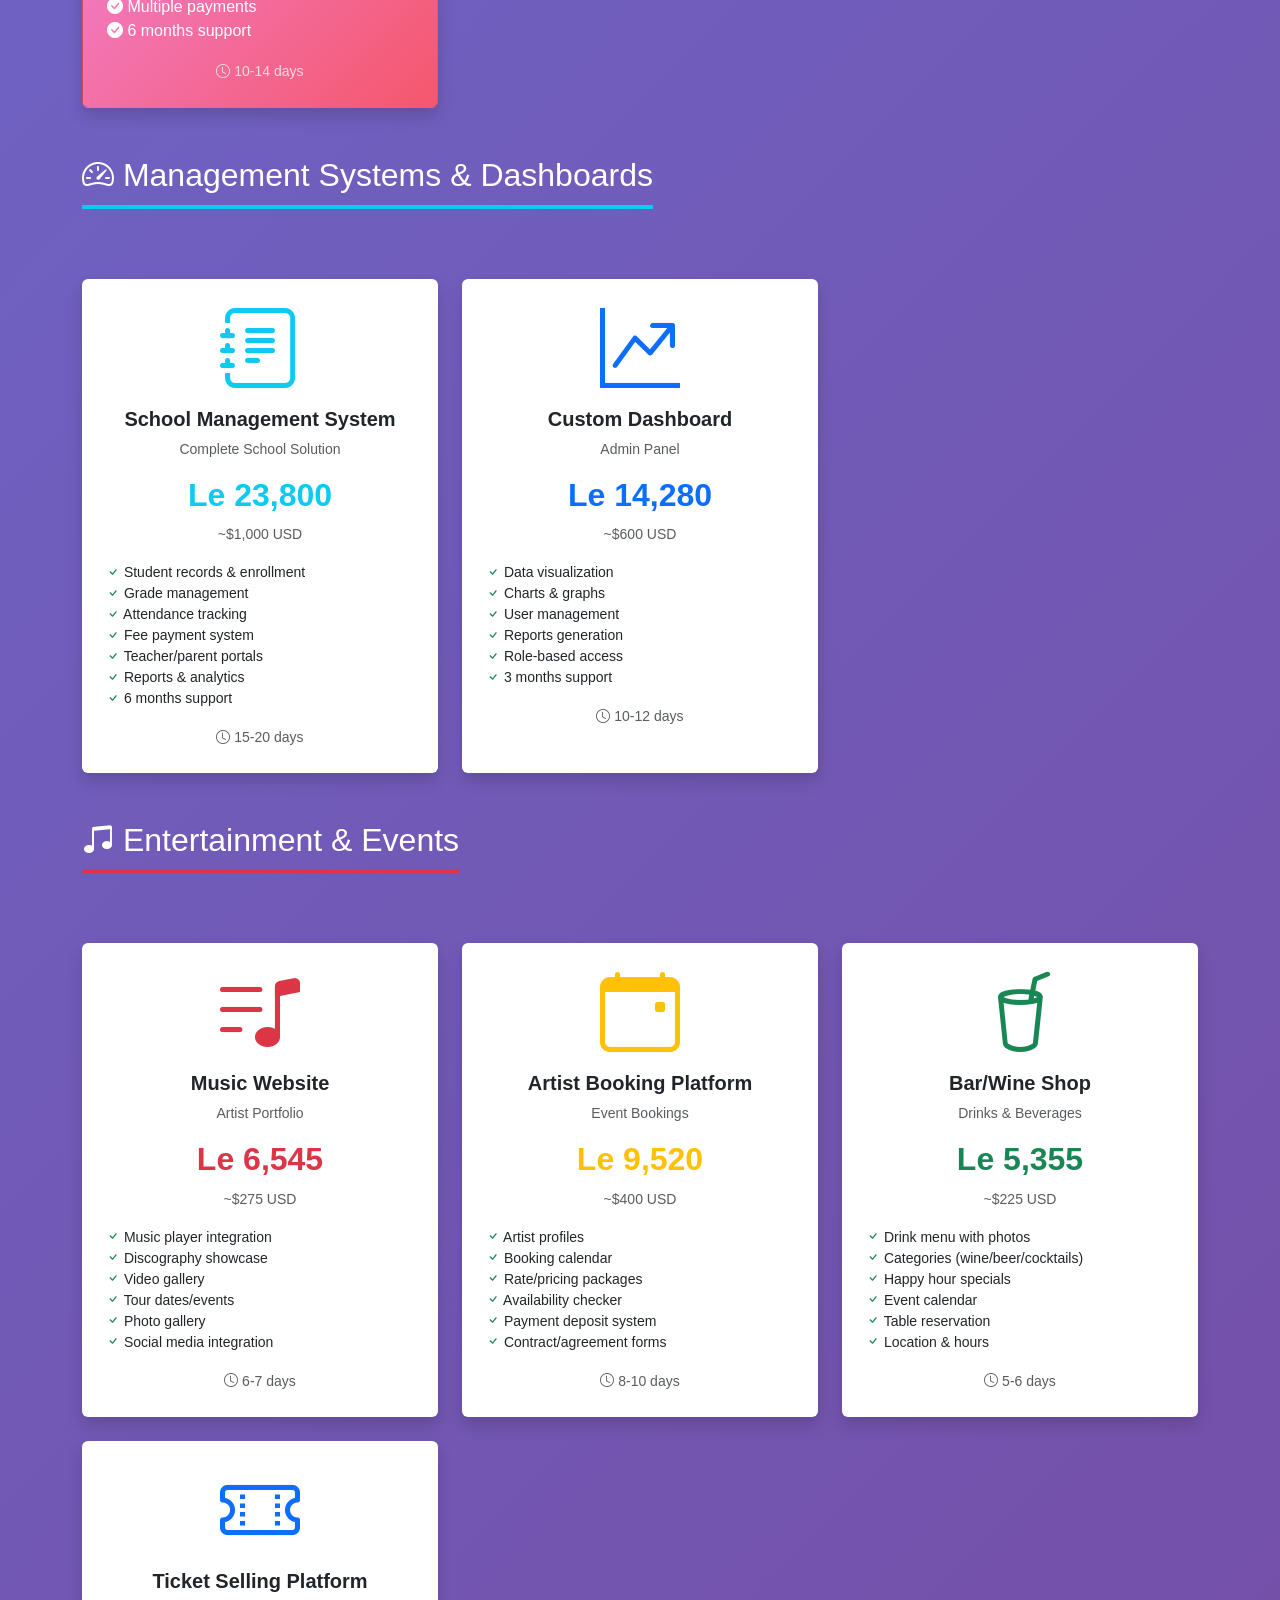
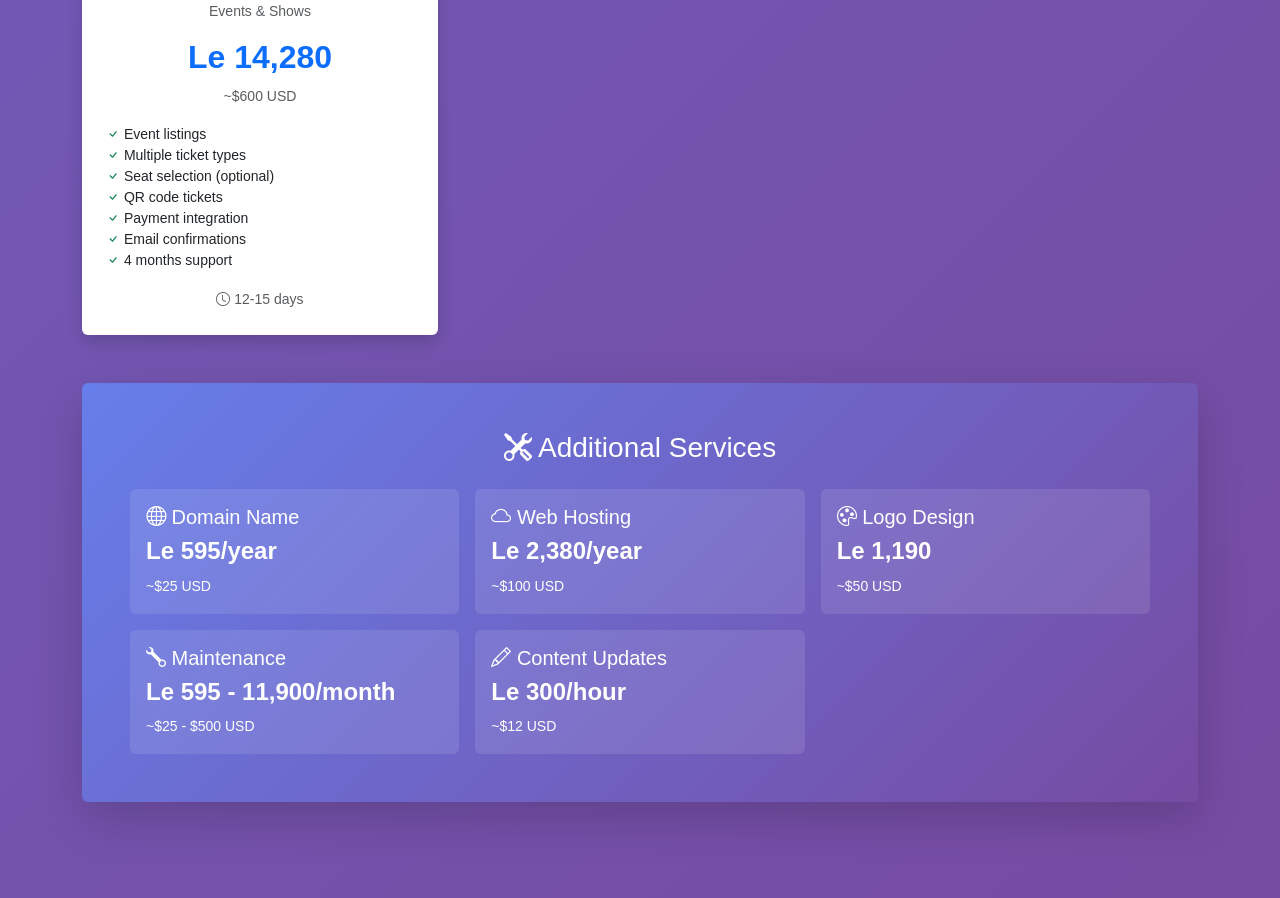
<file: Prices.html>
<!DOCTYPE html>

<html lang="en">

<head>
    <meta charset="UTF-8">
    <meta name="viewport" content="width=device-width, initial-scale=1.0">
    <title>Web Development Services - Price List</title>


    <!-- Bootstrap CSS -->
    <link href="https://cdn.jsdelivr.net/npm/bootstrap@5.3.0/dist/css/bootstrap.min.css" rel="stylesheet">
    <!-- Bootstrap Icons -->
    <link rel="stylesheet" href="https://cdn.jsdelivr.net/npm/bootstrap-icons@1.10.0/font/bootstrap-icons.css">

    <style>
        body {
            background: linear-gradient(135deg, #667eea 0%, #764ba2 100%);
            font-family: 'Segoe UI', Tahoma, Geneva, Verdana, sans-serif;
        }

        .package-card {
            transition: all 0.3s ease;
            height: 100%;
        }

        .package-card:hover {
            transform: translateY(-10px);
            box-shadow: 0 15px 30px rgba(0, 0, 0, 0.2);
        }

        .popular-badge {
            position: absolute;
            top: -15px;
            right: 20px;
            background: #ffc107;
            color: #000;
            padding: 5px 15px;
            border-radius: 20px;
            font-weight: bold;
            font-size: 12px;
        }

        .price-tag {
            font-size: 2.5rem;
            font-weight: bold;
            color: #667eea;
        }

        .section-title {
            border-bottom: 4px solid;
            display: inline-block;
            padding-bottom: 10px;
            margin-bottom: 30px;
        }

        .cta-section {
            background: linear-gradient(135deg, #667eea 0%, #764ba2 100%);
            color: white;
            padding: 60px 20px;
            border-radius: 20px;
        }

        .stat-card {
            background: white;
            border-radius: 15px;
            padding: 20px;
            text-align: center;
            box-shadow: 0 5px 15px rgba(0, 0, 0, 0.1);
        }
    </style>


</head>

<body>
    <div class="container py-5">
        <!-- Header -->
        <div class="text-center mb-5">
            <span class="badge bg-primary mb-3 p-3">
                <i class="bi bi-geo-alt-fill"></i> Based in Freetown, Sierra Leone 🇸🇱
            </span>
            <h1 class="display-3 fw-bold text-white mb-3">Web Development Services</h1>
            <p class="lead text-white mb-2">Professional Websites for Every Business</p>
            <p class="text-white">
                <i class="bi bi-whatsapp"></i> WhatsApp: +23288887850 |
                <i class="bi bi-envelope-fill"></i> tbanguratitus@gmail.com
            </p>
            <button class="btn btn-success btn-lg mt-3 shadow" data-bs-toggle="modal" data-bs-target="#inquiryModal">
                <i class="bi bi-chat-dots-fill"></i> Get Your Website Quote
            </button>
        </div>


        <!-- Quick Stats -->
        <div class="row g-4 mb-5">
            <div class="col-6 col-md-3">
                <div class="stat-card">
                    <h2 class="text-primary fw-bold">50+</h2>
                    <small class="text-muted">Projects Done</small>
                </div>
            </div>
            <div class="col-6 col-md-3">
                <div class="stat-card">
                    <h2 class="text-success fw-bold">100%</h2>
                    <small class="text-muted">Satisfied Clients</small>
                </div>
            </div>
            <div class="col-6 col-md-3">
                <div class="stat-card">
                    <h2 class="text-warning fw-bold">3-10</h2>
                    <small class="text-muted">Days Delivery</small>
                </div>
            </div>
            <div class="col-6 col-md-3">
                <div class="stat-card">
                    <h2 class="text-danger fw-bold">24/7</h2>
                    <small class="text-muted">Support</small>
                </div>
            </div>
        </div>

        <!-- Important Notice -->
        <div class="alert alert-warning border-0 shadow-lg mb-5" role="alert"
            style="background: linear-gradient(135deg, #ffeaa7 0%, #fdcb6e 100%);">
            <div class="d-flex align-items-start">
                <i class="bi bi-exclamation-triangle-fill display-4 me-3 text-danger"></i>
                <div>
                    <h4 class="alert-heading fw-bold text-dark mb-3">
                        <i class="bi bi-info-circle-fill"></i> IMPORTANT PRICING INFORMATION
                    </h4>
                    <p class="mb-2 text-dark"><strong>Please Note:</strong> All prices listed above are for
                        <strong>WEBSITE DEVELOPMENT ONLY</strong> and include:
                    </p>
                    <ul class="mb-3 text-dark">
                        <li>✓ Website design & development</li>
                        <li>✓ Initial content setup</li>
                        <li>✓ Testing & quality assurance</li>
                        <li>✓ Demo website for review</li>
                    </ul>
                    <p class="mb-2 text-dark"><strong class="text-danger">NOT INCLUDED in website prices:</strong></p>
                    <ul class="mb-3 text-dark">
                        <li>✗ Domain name registration (Le 595/year)</li>
                        <li>✗ Web hosting services (Le 2,380/year)</li>
                        <li>✗ Ongoing maintenance (Le 595 - 11,900/month)</li>
                        <li>✗ Content updates after delivery</li>
                    </ul>
                    <p class="mb-0 fw-bold text-danger">
                        <i class="bi bi-arrow-right-circle-fill"></i> These additional services are billed separately.
                        Please see "Additional Services" section below for pricing.
                    </p>
                </div>
            </div>
        </div>

        <!-- General Business Websites -->
        <div class="mb-5">
            <h2 class="section-title text-white border-primary">
                <i class="bi bi-building"></i> General Business Websites
            </h2>

            <div class="row g-4 mt-3">
                <!-- Basic Website -->
                <div class="col-md-6 col-lg-4">
                    <div class="card package-card border-0 shadow">
                        <div class="card-body p-4">
                            <div class="text-center mb-3">
                                <i class="bi bi-file-earmark-text display-1 text-primary"></i>
                                <h4 class="fw-bold mt-2">Basic Website</h4>
                                <p class="text-muted small">Simple & Professional</p>
                            </div>
                            <div class="text-center mb-3">
                                <div class="price-tag">Le 3,570</div>
                                <small class="text-muted">~$150 USD</small>
                            </div>
                            <ul class="list-unstyled">
                                <li><i class="bi bi-check-circle-fill text-success"></i> Up to 5 pages</li>
                                <li><i class="bi bi-check-circle-fill text-success"></i> Mobile responsive</li>
                                <li><i class="bi bi-check-circle-fill text-success"></i> Contact form</li>
                                <li><i class="bi bi-check-circle-fill text-success"></i> WhatsApp integration</li>
                                <li><i class="bi bi-check-circle-fill text-success"></i> Google Maps</li>
                            </ul>
                            <div class="text-center mt-3">
                                <small class="text-muted"><i class="bi bi-clock"></i> 3-5 days</small>
                            </div>
                        </div>
                    </div>
                </div>

                <!-- Business Website -->
                <div class="col-md-6 col-lg-4">
                    <div class="card package-card border-warning border-3 shadow-lg position-relative">
                        <span class="popular-badge">POPULAR</span>
                        <div class="card-body p-4">
                            <div class="text-center mb-3">
                                <i class="bi bi-trophy-fill display-1 text-warning"></i>
                                <h4 class="fw-bold mt-2">Business Website</h4>
                                <p class="text-muted small">Most Popular</p>
                            </div>
                            <div class="text-center mb-3">
                                <div class="price-tag text-warning">Le 5,950</div>
                                <small class="text-muted">~$250 USD</small>
                            </div>
                            <ul class="list-unstyled">
                                <li><i class="bi bi-check-circle-fill text-success"></i> Up to 10 pages</li>
                                <li><i class="bi bi-check-circle-fill text-success"></i> Custom design</li>
                                <li><i class="bi bi-check-circle-fill text-success"></i> Photo gallery</li>
                                <li><i class="bi bi-check-circle-fill text-success"></i> Blog section</li>
                                <li><i class="bi bi-check-circle-fill text-success"></i> SEO optimized</li>
                                <li><i class="bi bi-check-circle-fill text-success"></i> 1 month support</li>
                            </ul>
                            <div class="text-center mt-3">
                                <small class="text-muted"><i class="bi bi-clock"></i> 5-7 days</small>
                            </div>
                        </div>
                    </div>
                </div>

                <!-- Premium Website -->
                <div class="col-md-6 col-lg-4">
                    <div class="card package-card text-white shadow"
                        style="background: linear-gradient(135deg, #667eea 0%, #764ba2 100%);">
                        <div class="card-body p-4">
                            <div class="text-center mb-3">
                                <i class="bi bi-gem display-1"></i>
                                <h4 class="fw-bold mt-2">Premium Website</h4>
                                <p class="small opacity-75">Full-Featured</p>
                            </div>
                            <div class="text-center mb-3">
                                <div class="display-4 fw-bold">Le 16,660 - 30,940</div>
                                <small class="opacity-75">~$700 - $1,300 USD</small>
                            </div>
                            <ul class="list-unstyled">
                                <li><i class="bi bi-check-circle-fill"></i> Unlimited pages</li>
                                <li><i class="bi bi-check-circle-fill"></i> Advanced animations</li>
                                <li><i class="bi bi-check-circle-fill"></i> CMS integration</li>
                                <li><i class="bi bi-check-circle-fill"></i> Email marketing</li>
                                <li><i class="bi bi-check-circle-fill"></i> Analytics dashboard</li>
                                <li><i class="bi bi-check-circle-fill"></i> 3 months support</li>
                            </ul>
                            <div class="text-center mt-3">
                                <small class="opacity-75"><i class="bi bi-clock"></i> 7-10 days</small>
                            </div>
                        </div>
                    </div>
                </div>
            </div>
        </div>

        <!-- Industry-Specific Websites -->
        <div class="mb-5">
            <h2 class="section-title text-white border-success">
                <i class="bi bi-bullseye"></i> Industry-Specific Websites
            </h2>

            <div class="row g-4 mt-3">
                <!-- Restaurant -->
                <div class="col-md-6 col-lg-4">
                    <div class="card package-card border-0 shadow">
                        <div class="card-body p-4">
                            <div class="text-center mb-3">
                                <i class="bi bi-shop display-1 text-success"></i>
                                <h5 class="fw-bold mt-2">Restaurant Website</h5>
                                <p class="text-muted small">Digital Menu & Ordering</p>
                            </div>
                            <div class="text-center mb-3">
                                <div class="h2 fw-bold text-success">Le 4,760</div>
                                <small class="text-muted">~$200 USD</small>
                            </div>
                            <ul class="list-unstyled small">
                                <li><i class="bi bi-check text-success"></i> Digital menu with photos</li>
                                <li><i class="bi bi-check text-success"></i> Menu categories</li>
                                <li><i class="bi bi-check text-success"></i> WhatsApp ordering</li>
                                <li><i class="bi bi-check text-success"></i> Opening hours</li>
                                <li><i class="bi bi-check text-success"></i> Reservation system</li>
                            </ul>
                            <div class="text-center mt-2">
                                <small class="text-muted"><i class="bi bi-clock"></i> 4-5 days</small>
                            </div>
                        </div>
                    </div>
                </div>

                <!-- Salon/Barbing -->
                <div class="col-md-6 col-lg-4">
                    <div class="card package-card border-0 shadow">
                        <div class="card-body p-4">
                            <div class="text-center mb-3">
                                <i class="bi bi-scissors display-1 text-danger"></i>
                                <h5 class="fw-bold mt-2">Salon/Barbing Shop</h5>
                                <p class="text-muted small">Bookings & Portfolio</p>
                            </div>
                            <div class="text-center mb-3">
                                <div class="h2 fw-bold text-danger">Le 4,165</div>
                                <small class="text-muted">~$175 USD</small>
                            </div>
                            <ul class="list-unstyled small">
                                <li><i class="bi bi-check text-success"></i> Service list with prices</li>
                                <li><i class="bi bi-check text-success"></i> Before/after gallery</li>
                                <li><i class="bi bi-check text-success"></i> Booking form</li>
                                <li><i class="bi bi-check text-success"></i> Staff profiles</li>
                                <li><i class="bi bi-check text-success"></i> WhatsApp booking</li>
                            </ul>
                            <div class="text-center mt-2">
                                <small class="text-muted"><i class="bi bi-clock"></i> 4-5 days</small>
                            </div>
                        </div>
                    </div>
                </div>

                <!-- Car Sales/Rental -->
                <div class="col-md-6 col-lg-4">
                    <div class="card package-card border-0 shadow">
                        <div class="card-body p-4">
                            <div class="text-center mb-3">
                                <i class="bi bi-car-front-fill display-1 text-primary"></i>
                                <h5 class="fw-bold mt-2">Car Sales/Rental</h5>
                                <p class="text-muted small">Inventory & Bookings</p>
                            </div>
                            <div class="text-center mb-3">
                                <div class="h2 fw-bold text-primary">Le 7,140</div>
                                <small class="text-muted">~$300 USD</small>
                            </div>
                            <ul class="list-unstyled small">
                                <li><i class="bi bi-check text-success"></i> Car inventory system</li>
                                <li><i class="bi bi-check text-success"></i> Photo galleries</li>
                                <li><i class="bi bi-check text-success"></i> Search & filter</li>
                                <li><i class="bi bi-check text-success"></i> Rental booking</li>
                                <li><i class="bi bi-check text-success"></i> Inquiry forms</li>
                            </ul>
                            <div class="text-center mt-2">
                                <small class="text-muted"><i class="bi bi-clock"></i> 6-7 days</small>
                            </div>
                        </div>
                    </div>
                </div>

                <!-- Gold/Jewelry -->
                <div class="col-md-6 col-lg-4">
                    <div class="card package-card border-0 shadow">
                        <div class="card-body p-4">
                            <div class="text-center mb-3">
                                <i class="bi bi-gem display-1 text-warning"></i>
                                <h5 class="fw-bold mt-2">Jewelry/Precious Metals</h5>
                                <p class="text-muted small">Gold, Silver, Diamond</p>
                            </div>
                            <div class="text-center mb-3">
                                <div class="h2 fw-bold text-warning">Le 5,950</div>
                                <small class="text-muted">~$250 USD</small>
                            </div>
                            <ul class="list-unstyled small">
                                <li><i class="bi bi-check text-success"></i> Product showcase</li>
                                <li><i class="bi bi-check text-success"></i> High-quality gallery</li>
                                <li><i class="bi bi-check text-success"></i> Market prices</li>
                                <li><i class="bi bi-check text-success"></i> Secure inquiry forms</li>
                                <li><i class="bi bi-check text-success"></i> Trust badges</li>
                            </ul>
                            <div class="text-center mt-2">
                                <small class="text-muted"><i class="bi bi-clock"></i> 5-6 days</small>
                            </div>
                        </div>
                    </div>
                </div>

                <!-- Real Estate -->
                <div class="col-md-6 col-lg-4">
                    <div class="card package-card border-0 shadow">
                        <div class="card-body p-4">
                            <div class="text-center mb-3">
                                <i class="bi bi-house-fill display-1 text-info"></i>
                                <h5 class="fw-bold mt-2">Real Estate</h5>
                                <p class="text-muted small">Property Listings</p>
                            </div>
                            <div class="text-center mb-3">
                                <div class="h2 fw-bold text-info">Le 8,330</div>
                                <small class="text-muted">~$350 USD</small>
                            </div>
                            <ul class="list-unstyled small">
                                <li><i class="bi bi-check text-success"></i> Property listings</li>
                                <li><i class="bi bi-check text-success"></i> Multiple photos</li>
                                <li><i class="bi bi-check text-success"></i> Search by location/price</li>
                                <li><i class="bi bi-check text-success"></i> Virtual tours (360°)</li>
                                <li><i class="bi bi-check text-success"></i> Contact agent forms</li>
                            </ul>
                            <div class="text-center mt-2">
                                <small class="text-muted"><i class="bi bi-clock"></i> 7-8 days</small>
                            </div>
                        </div>
                    </div>
                </div>

                <!-- Hotel -->
                <div class="col-md-6 col-lg-4">
                    <div class="card package-card border-0 shadow">
                        <div class="card-body p-4">
                            <div class="text-center mb-3">
                                <i class="bi bi-building display-1 text-danger"></i>
                                <h5 class="fw-bold mt-2">Hotel/Guesthouse</h5>
                                <p class="text-muted small">Rooms & Bookings</p>
                            </div>
                            <div class="text-center mb-3">
                                <div class="h2 fw-bold text-danger">Le 7,140</div>
                                <small class="text-muted">~$300 USD</small>
                            </div>
                            <ul class="list-unstyled small">
                                <li><i class="bi bi-check text-success"></i> Room listings with photos</li>
                                <li><i class="bi bi-check text-success"></i> Amenities & pricing</li>
                                <li><i class="bi bi-check text-success"></i> Booking system</li>
                                <li><i class="bi bi-check text-success"></i> Customer reviews</li>
                                <li><i class="bi bi-check text-success"></i> Virtual tours</li>
                            </ul>
                            <div class="text-center mt-2">
                                <small class="text-muted"><i class="bi bi-clock"></i> 6-7 days</small>
                            </div>
                        </div>
                    </div>
                </div>

                <!-- Church -->
                <div class="col-md-6 col-lg-4">
                    <div class="card package-card border-0 shadow">
                        <div class="card-body p-4">
                            <div class="text-center mb-3">
                                <i class="bi bi-heart-fill display-1 text-primary"></i>
                                <h5 class="fw-bold mt-2">Church/Religious</h5>
                                <p class="text-muted small">Community & Events</p>
                            </div>
                            <div class="text-center mb-3">
                                <div class="h2 fw-bold text-primary">Le 3,570</div>
                                <small class="text-muted">~$150 USD</small>
                            </div>
                            <ul class="list-unstyled small">
                                <li><i class="bi bi-check text-success"></i> Service times & events</li>
                                <li><i class="bi bi-check text-success"></i> Sermon library</li>
                                <li><i class="bi bi-check text-success"></i> Online donations</li>
                                <li><i class="bi bi-check text-success"></i> Photo galleries</li>
                                <li><i class="bi bi-check text-success"></i> Prayer requests</li>
                            </ul>
                            <div class="text-center mt-2">
                                <small class="text-muted"><i class="bi bi-clock"></i> 4-5 days</small>
                            </div>
                        </div>
                    </div>
                </div>

                <!-- NGO -->
                <div class="col-md-6 col-lg-4">
                    <div class="card package-card border-0 shadow">
                        <div class="card-body p-4">
                            <div class="text-center mb-3">
                                <i class="bi bi-people-fill display-1 text-success"></i>
                                <h5 class="fw-bold mt-2">NGO/Non-Profit</h5>
                                <p class="text-muted small">Impact & Donations</p>
                            </div>
                            <div class="text-center mb-3">
                                <div class="h2 fw-bold text-success">Le 4,760</div>
                                <small class="text-muted">~$200 USD</small>
                            </div>
                            <ul class="list-unstyled small">
                                <li><i class="bi bi-check text-success"></i> Mission & impact stories</li>
                                <li><i class="bi bi-check text-success"></i> Project showcases</li>
                                <li><i class="bi bi-check text-success"></i> Donation system</li>
                                <li><i class="bi bi-check text-success"></i> Volunteer signup</li>
                                <li><i class="bi bi-check text-success"></i> News & updates</li>
                            </ul>
                            <div class="text-center mt-2">
                                <small class="text-muted"><i class="bi bi-clock"></i> 5-6 days</small>
                            </div>
                        </div>
                    </div>
                </div>

                <!-- School -->
                <div class="col-md-6 col-lg-4">
                    <div class="card package-card border-0 shadow">
                        <div class="card-body p-4">
                            <div class="text-center mb-3">
                                <i class="bi bi-mortarboard-fill display-1 text-warning"></i>
                                <h5 class="fw-bold mt-2">School/Education</h5>
                                <p class="text-muted small">Students & Parents</p>
                            </div>
                            <div class="text-center mb-3">
                                <div class="h2 fw-bold text-warning">Le 5,950</div>
                                <small class="text-muted">~$250 USD</small>
                            </div>
                            <ul class="list-unstyled small">
                                <li><i class="bi bi-check text-success"></i> Programs & curriculum</li>
                                <li><i class="bi bi-check text-success"></i> Staff directory</li>
                                <li><i class="bi bi-check text-success"></i> Admission forms</li>
                                <li><i class="bi bi-check text-success"></i> Events calendar</li>
                                <li><i class="bi bi-check text-success"></i> Photo galleries</li>
                            </ul>
                            <div class="text-center mt-2">
                                <small class="text-muted"><i class="bi bi-clock"></i> 5-6 days</small>
                            </div>
                        </div>
                    </div>
                </div>

                <!-- Refurnish House -->
                <div class="col-md-6 col-lg-4">
                    <div class="card package-card border-0 shadow">
                        <div class="card-body p-4">
                            <div class="text-center mb-3">
                                <i class="bi bi-hammer display-1 text-info"></i>
                                <h5 class="fw-bold mt-2">Refurnish/Renovation</h5>
                                <p class="text-muted small">Home Improvement</p>
                            </div>
                            <div class="text-center mb-3">
                                <div class="h2 fw-bold text-info">Le 5,355</div>
                                <small class="text-muted">~$225 USD</small>
                            </div>
                            <ul class="list-unstyled small">
                                <li><i class="bi bi-check text-success"></i> Portfolio gallery</li>
                                <li><i class="bi bi-check text-success"></i> Before/after photos</li>
                                <li><i class="bi bi-check text-success"></i> Service packages</li>
                                <li><i class="bi bi-check text-success"></i> Quote request form</li>
                                <li><i class="bi bi-check text-success"></i> Project timeline</li>
                            </ul>
                            <div class="text-center mt-2">
                                <small class="text-muted"><i class="bi bi-clock"></i> 5-6 days</small>
                            </div>
                        </div>
                    </div>
                </div>
            </div>
        </div>

        <!-- E-Commerce -->
        <div class="mb-5">
            <h2 class="section-title text-white border-warning">
                <i class="bi bi-cart-fill"></i> E-Commerce Websites
            </h2>

            <div class="row g-4 mt-3">
                <div class="col-md-6 col-lg-4">
                    <div class="card package-card border-0 shadow">
                        <div class="card-body p-4">
                            <div class="text-center mb-3">
                                <i class="bi bi-shop-window display-1 text-warning"></i>
                                <h5 class="fw-bold mt-2">Basic E-Commerce</h5>
                                <p class="text-muted small">Sell Online</p>
                            </div>
                            <div class="text-center mb-3">
                                <div class="h2 fw-bold text-warning">Le 9,520</div>
                                <small class="text-muted">~$400 USD</small>
                            </div>
                            <ul class="list-unstyled small">
                                <li><i class="bi bi-check text-success"></i> Up to 50 products</li>
                                <li><i class="bi bi-check text-success"></i> Shopping cart</li>
                                <li><i class="bi bi-check text-success"></i> Payment integration</li>
                                <li><i class="bi bi-check text-success"></i> Order management</li>
                                <li><i class="bi bi-check text-success"></i> Customer accounts</li>
                                <li><i class="bi bi-check text-success"></i> 2 months support</li>
                            </ul>
                            <div class="text-center mt-2">
                                <small class="text-muted"><i class="bi bi-clock"></i> 7-10 days</small>
                            </div>
                        </div>
                    </div>
                </div>

                <!-- Shoes E-Commerce -->
                <div class="col-md-6 col-lg-4">
                    <div class="card package-card border-0 shadow">
                        <div class="card-body p-4">
                            <div class="text-center mb-3">
                                <i class="bi bi-bag-fill display-1 text-primary"></i>
                                <h5 class="fw-bold mt-2">Shoes Store</h5>
                                <p class="text-muted small">Footwear E-Commerce</p>
                            </div>
                            <div class="text-center mb-3">
                                <div class="h2 fw-bold text-primary">Le 10,710</div>
                                <small class="text-muted">~$450 USD</small>
                            </div>
                            <ul class="list-unstyled small">
                                <li><i class="bi bi-check text-success"></i> Size & color variants</li>
                                <li><i class="bi bi-check text-success"></i> Multiple product images</li>
                                <li><i class="bi bi-check text-success"></i> Filter by size/brand</li>
                                <li><i class="bi bi-check text-success"></i> Shopping cart</li>
                                <li><i class="bi bi-check text-success"></i> Payment integration</li>
                                <li><i class="bi bi-check text-success"></i> 2 months support</li>
                            </ul>
                            <div class="text-center mt-2">
                                <small class="text-muted"><i class="bi bi-clock"></i> 8-10 days</small>
                            </div>
                        </div>
                    </div>
                </div>

                <!-- Phone Shop E-Commerce -->
                <div class="col-md-6 col-lg-4">
                    <div class="card package-card border-0 shadow">
                        <div class="card-body p-4">
                            <div class="text-center mb-3">
                                <i class="bi bi-phone-fill display-1 text-success"></i>
                                <h5 class="fw-bold mt-2">Phone & Accessories</h5>
                                <p class="text-muted small">Mobile Store</p>
                            </div>
                            <div class="text-center mb-3">
                                <div class="h2 fw-bold text-success">Le 11,900</div>
                                <small class="text-muted">~$500 USD</small>
                            </div>
                            <ul class="list-unstyled small">
                                <li><i class="bi bi-check text-success"></i> Product specifications</li>
                                <li><i class="bi bi-check text-success"></i> Compare features</li>
                                <li><i class="bi bi-check text-success"></i> Categories (phones/cases/chargers)</li>
                                <li><i class="bi bi-check text-success"></i> Reviews & ratings</li>
                                <li><i class="bi bi-check text-success"></i> Payment integration</li>
                                <li><i class="bi bi-check text-success"></i> 3 months support</li>
                            </ul>
                            <div class="text-center mt-2">
                                <small class="text-muted"><i class="bi bi-clock"></i> 8-11 days</small>
                            </div>
                        </div>
                    </div>
                </div>

                <div class="col-md-6 col-lg-4">
                    <div class="card package-card text-white shadow"
                        style="background: linear-gradient(135deg, #f093fb 0%, #f5576c 100%);">
                        <div class="card-body p-4">
                            <div class="text-center mb-3">
                                <i class="bi bi-rocket-takeoff-fill display-1"></i>
                                <h5 class="fw-bold mt-2">Advanced E-Commerce</h5>
                                <p class="small opacity-75">Full Online Store</p>
                            </div>
                            <div class="text-center mb-3">
                                <div class="h2 fw-bold">Le 17,850</div>
                                <small class="opacity-75">~$750 USD</small>
                            </div>
                            <ul class="list-unstyled">
                                <li><i class="bi bi-check-circle-fill"></i> Unlimited products</li>
                                <li><i class="bi bi-check-circle-fill"></i> Multi-vendor support</li>
                                <li><i class="bi bi-check-circle-fill"></i> Advanced analytics</li>
                                <li><i class="bi bi-check-circle-fill"></i> Inventory management</li>
                                <li><i class="bi bi-check-circle-fill"></i> Multiple payments</li>
                                <li><i class="bi bi-check-circle-fill"></i> 6 months support</li>
                            </ul>
                            <div class="text-center mt-2">
                                <small class="opacity-75"><i class="bi bi-clock"></i> 10-14 days</small>
                            </div>
                        </div>
                    </div>
                </div>
            </div>
        </div>

        <!-- Management Systems & Dashboards -->
        <div class="mb-5">
            <h2 class="section-title text-white border-info">
                <i class="bi bi-speedometer2"></i> Management Systems & Dashboards
            </h2>

            <div class="row g-4 mt-3">
                <!-- School Management System -->
                <div class="col-md-6 col-lg-4">
                    <div class="card package-card border-0 shadow">
                        <div class="card-body p-4">
                            <div class="text-center mb-3">
                                <i class="bi bi-journal-text display-1 text-info"></i>
                                <h5 class="fw-bold mt-2">School Management System</h5>
                                <p class="text-muted small">Complete School Solution</p>
                            </div>
                            <div class="text-center mb-3">
                                <div class="h2 fw-bold text-info">Le 23,800</div>
                                <small class="text-muted">~$1,000 USD</small>
                            </div>
                            <ul class="list-unstyled small">
                                <li><i class="bi bi-check text-success"></i> Student records & enrollment</li>
                                <li><i class="bi bi-check text-success"></i> Grade management</li>
                                <li><i class="bi bi-check text-success"></i> Attendance tracking</li>
                                <li><i class="bi bi-check text-success"></i> Fee payment system</li>
                                <li><i class="bi bi-check text-success"></i> Teacher/parent portals</li>
                                <li><i class="bi bi-check text-success"></i> Reports & analytics</li>
                                <li><i class="bi bi-check text-success"></i> 6 months support</li>
                            </ul>
                            <div class="text-center mt-2">
                                <small class="text-muted"><i class="bi bi-clock"></i> 15-20 days</small>
                            </div>
                        </div>
                    </div>
                </div>

                <!-- Dashboard/Admin Panel -->
                <div class="col-md-6 col-lg-4">
                    <div class="card package-card border-0 shadow">
                        <div class="card-body p-4">
                            <div class="text-center mb-3">
                                <i class="bi bi-graph-up-arrow display-1 text-primary"></i>
                                <h5 class="fw-bold mt-2">Custom Dashboard</h5>
                                <p class="text-muted small">Admin Panel</p>
                            </div>
                            <div class="text-center mb-3">
                                <div class="h2 fw-bold text-primary">Le 14,280</div>
                                <small class="text-muted">~$600 USD</small>
                            </div>
                            <ul class="list-unstyled small">
                                <li><i class="bi bi-check text-success"></i> Data visualization</li>
                                <li><i class="bi bi-check text-success"></i> Charts & graphs</li>
                                <li><i class="bi bi-check text-success"></i> User management</li>
                                <li><i class="bi bi-check text-success"></i> Reports generation</li>
                                <li><i class="bi bi-check text-success"></i> Role-based access</li>
                                <li><i class="bi bi-check text-success"></i> 3 months support</li>
                            </ul>
                            <div class="text-center mt-2">
                                <small class="text-muted"><i class="bi bi-clock"></i> 10-12 days</small>
                            </div>
                        </div>
                    </div>
                </div>
            </div>
        </div>

        <!-- Entertainment & Events -->
        <div class="mb-5">
            <h2 class="section-title text-white border-danger">
                <i class="bi bi-music-note-beamed"></i> Entertainment & Events
            </h2>

            <div class="row g-4 mt-3">
                <!-- Music Website -->
                <div class="col-md-6 col-lg-4">
                    <div class="card package-card border-0 shadow">
                        <div class="card-body p-4">
                            <div class="text-center mb-3">
                                <i class="bi bi-music-note-list display-1 text-danger"></i>
                                <h5 class="fw-bold mt-2">Music Website</h5>
                                <p class="text-muted small">Artist Portfolio</p>
                            </div>
                            <div class="text-center mb-3">
                                <div class="h2 fw-bold text-danger">Le 6,545</div>
                                <small class="text-muted">~$275 USD</small>
                            </div>
                            <ul class="list-unstyled small">
                                <li><i class="bi bi-check text-success"></i> Music player integration</li>
                                <li><i class="bi bi-check text-success"></i> Discography showcase</li>
                                <li><i class="bi bi-check text-success"></i> Video gallery</li>
                                <li><i class="bi bi-check text-success"></i> Tour dates/events</li>
                                <li><i class="bi bi-check text-success"></i> Photo gallery</li>
                                <li><i class="bi bi-check text-success"></i> Social media integration</li>
                            </ul>
                            <div class="text-center mt-2">
                                <small class="text-muted"><i class="bi bi-clock"></i> 6-7 days</small>
                            </div>
                        </div>
                    </div>
                </div>

                <!-- Artist Booking -->
                <div class="col-md-6 col-lg-4">
                    <div class="card package-card border-0 shadow">
                        <div class="card-body p-4">
                            <div class="text-center mb-3">
                                <i class="bi bi-calendar-event display-1 text-warning"></i>
                                <h5 class="fw-bold mt-2">Artist Booking Platform</h5>
                                <p class="text-muted small">Event Bookings</p>
                            </div>
                            <div class="text-center mb-3">
                                <div class="h2 fw-bold text-warning">Le 9,520</div>
                                <small class="text-muted">~$400 USD</small>
                            </div>
                            <ul class="list-unstyled small">
                                <li><i class="bi bi-check text-success"></i> Artist profiles</li>
                                <li><i class="bi bi-check text-success"></i> Booking calendar</li>
                                <li><i class="bi bi-check text-success"></i> Rate/pricing packages</li>
                                <li><i class="bi bi-check text-success"></i> Availability checker</li>
                                <li><i class="bi bi-check text-success"></i> Payment deposit system</li>
                                <li><i class="bi bi-check text-success"></i> Contract/agreement forms</li>
                            </ul>
                            <div class="text-center mt-2">
                                <small class="text-muted"><i class="bi bi-clock"></i> 8-10 days</small>
                            </div>
                        </div>
                    </div>
                </div>

                <!-- Bar/Wine Website -->
                <div class="col-md-6 col-lg-4">
                    <div class="card package-card border-0 shadow">
                        <div class="card-body p-4">
                            <div class="text-center mb-3">
                                <i class="bi bi-cup-straw display-1 text-success"></i>
                                <h5 class="fw-bold mt-2">Bar/Wine Shop</h5>
                                <p class="text-muted small">Drinks & Beverages</p>
                            </div>
                            <div class="text-center mb-3">
                                <div class="h2 fw-bold text-success">Le 5,355</div>
                                <small class="text-muted">~$225 USD</small>
                            </div>
                            <ul class="list-unstyled small">
                                <li><i class="bi bi-check text-success"></i> Drink menu with photos</li>
                                <li><i class="bi bi-check text-success"></i> Categories (wine/beer/cocktails)</li>
                                <li><i class="bi bi-check text-success"></i> Happy hour specials</li>
                                <li><i class="bi bi-check text-success"></i> Event calendar</li>
                                <li><i class="bi bi-check text-success"></i> Table reservation</li>
                                <li><i class="bi bi-check text-success"></i> Location & hours</li>
                            </ul>
                            <div class="text-center mt-2">
                                <small class="text-muted"><i class="bi bi-clock"></i> 5-6 days</small>
                            </div>
                        </div>
                    </div>
                </div>

                <!-- Ticket Selling Platform -->
                <div class="col-md-6 col-lg-4">
                    <div class="card package-card border-0 shadow">
                        <div class="card-body p-4">
                            <div class="text-center mb-3">
                                <i class="bi bi-ticket-perforated display-1 text-primary"></i>
                                <h5 class="fw-bold mt-2">Ticket Selling Platform</h5>
                                <p class="text-muted small">Events & Shows</p>
                            </div>
                            <div class="text-center mb-3">
                                <div class="h2 fw-bold text-primary">Le 14,280</div>
                                <small class="text-muted">~$600 USD</small>
                            </div>
                            <ul class="list-unstyled small">
                                <li><i class="bi bi-check text-success"></i> Event listings</li>
                                <li><i class="bi bi-check text-success"></i> Multiple ticket types</li>
                                <li><i class="bi bi-check text-success"></i> Seat selection (optional)</li>
                                <li><i class="bi bi-check text-success"></i> QR code tickets</li>
                                <li><i class="bi bi-check text-success"></i> Payment integration</li>
                                <li><i class="bi bi-check text-success"></i> Email confirmations</li>
                                <li><i class="bi bi-check text-success"></i> 4 months support</li>
                            </ul>
                            <div class="text-center mt-2">
                                <small class="text-muted"><i class="bi bi-clock"></i> 12-15 days</small>
                            </div>
                        </div>
                    </div>
                </div>
            </div>
        </div>

        <!-- Additional Services -->
        <div class="card mb-5 border-0 shadow-lg"
            style="background: linear-gradient(135deg, #667eea 0%, #764ba2 100%); color: white;">
            <div class="card-body p-5">
                <h3 class="text-center mb-4"><i class="bi bi-tools"></i> Additional Services</h3>
                <div class="row g-3">
                    <div class="col-md-4">
                        <div class="p-3 bg-white bg-opacity-10 rounded">
                            <h5><i class="bi bi-globe"></i> Domain Name</h5>
                            <h4 class="fw-bold">Le 595/year</h4>
                            <small>~$25 USD</small>
                        </div>
                    </div>
                    <div class="col-md-4">
                        <div class="p-3 bg-white bg-opacity-10 rounded">
                            <h5><i class="bi bi-cloud"></i> Web Hosting</h5>
                            <h4 class="fw-bold">Le 2,380/year</h4>
                            <small>~$100 USD</small>
                        </div>
                    </div>
                    <div class="col-md-4">
                        <div class="p-3 bg-white bg-opacity-10 rounded">
                            <h5><i class="bi bi-palette"></i> Logo Design</h5>
                            <h4 class="fw-bold">Le 1,190</h4>
                            <small>~$50 USD</small>
                        </div>
                    </div>
                    <div class="col-md-4">
                        <div class="p-3 bg-white bg-opacity-10 rounded">
                            <h5><i class="bi bi-wrench"></i> Maintenance</h5>
                            <h4 class="fw-bold">Le 595 - 11,900/month</h4>
                            <small>~$25 - $500 USD</small>
                        </div>
                    </div>
                    <div class="col-md-4">
                        <div class="p-3 bg-white bg-opacity-10 rounded">
                            <h5><i class="bi bi-pencil"></i> Content Updates</h5>
                            <h4 class="fw-bold">Le 300/hour</h4>
                            <small>~$12 USD</small>
                        </div>
                    </div>
                </div>
            </div>
        </div>

    </div>

    <!-- Inquiry Modal Form -->
    <div class="modal fade" id="inquiryModal" tabindex="-1" aria-labelledby="inquiryModalLabel" aria-hidden="true">
        <div class="modal-dialog modal-dialog-centered modal-lg">
            <div class="modal-content">
                <div class="modal-header"
                    style="background: linear-gradient(135deg, #667eea 0%, #764ba2 100%); color: white;">
                    <h5 class="modal-title fw-bold" id="inquiryModalLabel">
                        <i class="bi bi-chat-dots-fill"></i> Tell Us About Your Website Project
                    </h5>
                    <button type="button" class="btn-close btn-close-white" data-bs-dismiss="modal"
                        aria-label="Close"></button>
                </div>
                <div class="modal-body p-4">
                    <p class="text-muted mb-4">Please fill out this form and we'll get back to you within 24 hours with
                        a detailed quote!</p>

                    <form id="websiteInquiryForm">
                        <div class="mb-3">
                            <label for="clientName" class="form-label fw-bold">
                                <i class="bi bi-person-fill text-primary"></i> Your Name *
                            </label>
                            <input type="text" class="form-control" id="clientName" required
                                placeholder="Enter your full name">
                        </div>

                        <div class="row mb-3">
                            <div class="col-md-6">
                                <label for="clientEmail" class="form-label fw-bold">
                                    <i class="bi bi-envelope-fill text-primary"></i> Email Address *
                                </label>
                                <input type="email" class="form-control" id="clientEmail" required
                                    placeholder="your@email.com">
                            </div>
                            <div class="col-md-6">
                                <label for="clientPhone" class="form-label fw-bold">
                                    <i class="bi bi-phone-fill text-primary"></i> Phone Number *
                                </label>
                                <input type="tel" class="form-control" id="clientPhone" required placeholder="+232...">
                            </div>
                        </div>

                        <div class="mb-3">
                            <label for="businessName" class="form-label fw-bold">
                                <i class="bi bi-building text-primary"></i> Business/Organization Name
                            </label>
                            <input type="text" class="form-control" id="businessName" placeholder="Your business name">
                        </div>

                        <div class="mb-3">
                            <label for="websiteType" class="form-label fw-bold">
                                <i class="bi bi-laptop text-primary"></i> What type of website do you need? *
                            </label>
                            <select class="form-select" id="websiteType" required>
                                <option value="">-- Select Website Type --</option>
                                <option value="basic">Basic Website (Le 3,570 / $150)</option>
                                <option value="business">Business Website (Le 5,950 / $250)</option>
                                <option value="premium">Premium Website (Le 16,660 - 30,940 / $700-$1,300)</option>
                                <option value="restaurant">Restaurant Website (Le 4,760 / $200)</option>
                                <option value="salon">Salon/Barbing Shop (Le 4,165 / $175)</option>
                                <option value="car">Car Sales/Rental (Le 7,140 / $300)</option>
                                <option value="jewelry">Jewelry/Precious Metals (Le 5,950 / $250)</option>
                                <option value="realestate">Real Estate (Le 8,330 / $350)</option>
                                <option value="hotel">Hotel/Guesthouse (Le 7,140 / $300)</option>
                                <option value="church">Church/Religious (Le 3,570 / $150)</option>
                                <option value="ngo">NGO/Non-Profit (Le 4,760 / $200)</option>
                                <option value="school">School/Education (Le 5,950 / $250)</option>
                                <option value="refurnish">Refurnish/Renovation (Le 5,355 / $225)</option>
                                <option value="ecommerce-basic">Basic E-Commerce (Le 9,520 / $400)</option>
                                <option value="ecommerce-shoes">Shoes Store (Le 10,710 / $450)</option>
                                <option value="ecommerce-phone">Phone & Accessories (Le 11,900 / $500)</option>
                                <option value="ecommerce-advanced">Advanced E-Commerce (Le 17,850 / $750)</option>
                                <option value="school-management">School Management System (Le 23,800 / $1,000)</option>
                                <option value="dashboard">Custom Dashboard (Le 14,280 / $600)</option>
                                <option value="music">Music Website (Le 6,545 / $275)</option>
                                <option value="booking">Artist Booking Platform (Le 9,520 / $400)</option>
                                <option value="bar">Bar/Wine Shop (Le 5,355 / $225)</option>
                                <option value="tickets">Ticket Selling Platform (Le 14,280 / $600)</option>
                                <option value="other">Other (Please specify in message)</option>
                            </select>
                        </div>

                        <div class="mb-3">
                            <label for="additionalServices" class="form-label fw-bold">
                                <i class="bi bi-tools text-primary"></i> Additional Services Needed
                            </label>
                            <div class="form-check">
                                <input class="form-check-input" type="checkbox" id="needDomain">
                                <label class="form-check-label" for="needDomain">
                                    Domain Name (Le 595/year / $25)
                                </label>
                            </div>
                            <div class="form-check">
                                <input class="form-check-input" type="checkbox" id="needHosting">
                                <label class="form-check-label" for="needHosting">
                                    Web Hosting (Le 2,380/year / $100)
                                </label>
                            </div>
                            <div class="form-check">
                                <input class="form-check-input" type="checkbox" id="needLogo">
                                <label class="form-check-label" for="needLogo">
                                    Logo Design (Le 1,190 / $50)
                                </label>
                            </div>
                            <div class="form-check">
                                <input class="form-check-input" type="checkbox" id="needMaintenance">
                                <label class="form-check-label" for="needMaintenance">
                                    Monthly Maintenance (Le 595 - 11,900 / $25-$500)
                                </label>
                            </div>
                        </div>

                        <div class="mb-3">
                            <label for="budget" class="form-label fw-bold">
                                <i class="bi bi-currency-dollar text-primary"></i> Your Budget
                            </label>
                            <select class="form-select" id="budget">
                                <option value="">-- Select Budget Range --</option>
                                <option value="under-5000">Under Le 5,000 (Under $210)</option>
                                <option value="5000-10000">Le 5,000 - 10,000 ($210 - $420)</option>
                                <option value="10000-20000">Le 10,000 - 20,000 ($420 - $840)</option>
                                <option value="20000-plus">Le 20,000+ ($840+)</option>
                            </select>
                        </div>

                        <div class="mb-3">
                            <label for="timeline" class="form-label fw-bold">
                                <i class="bi bi-calendar-check text-primary"></i> When do you need the website?
                            </label>
                            <select class="form-select" id="timeline">
                                <option value="">-- Select Timeline --</option>
                                <option value="urgent">Urgent (Within 1 week)</option>
                                <option value="normal">Normal (1-2 weeks)</option>
                                <option value="flexible">Flexible (2+ weeks)</option>
                            </select>
                        </div>

                        <div class="mb-3">
                            <label for="projectDetails" class="form-label fw-bold">
                                <i class="bi bi-chat-left-text text-primary"></i> Tell us more about your project *
                            </label>
                            <textarea class="form-control" id="projectDetails" rows="4" required
                                placeholder="Please describe what you want on your website, any specific features, design preferences, etc."></textarea>
                        </div>

                        <div class="alert alert-info">
                            <i class="bi bi-info-circle-fill"></i> <strong>Note:</strong> All fields marked with * are
                            required. We'll review your request and send you a detailed quote within 24 hours.
                        </div>
                    </form>
                </div>
                <div class="modal-footer">
                    <button type="button" class="btn btn-secondary" data-bs-dismiss="modal">
                        <i class="bi bi-x-circle"></i> Close
                    </button>
                    <button type="button" class="btn btn-primary" onclick="submitInquiry()">
                        <i class="bi bi-send-fill"></i> Submit Inquiry
                    </button>
                </div>
            </div>
        </div>
    </div>

    <!-- Bootstrap JS -->
    <script src="https://cdn.jsdelivr.net/npm/bootstrap@5.3.0/dist/js/bootstrap.bundle.min.js"></script>

    <script>
        function submitInquiry() {
            // Get form values
            const name = document.getElementById('clientName').value;
            const email = document.getElementById('clientEmail').value;
            const phone = document.getElementById('clientPhone').value;
            const business = document.getElementById('businessName').value;
            const websiteType = document.getElementById('websiteType').value;
            const projectDetails = document.getElementById('projectDetails').value;
            const budget = document.getElementById('budget').value;
            const timeline = document.getElementById('timeline').value;

            // Check required fields
            if (!name || !email || !phone || !websiteType || !projectDetails) {
                alert('Please fill in all required fields marked with *');
                return;
            }

            // Get selected additional services
            const services = [];
            if (document.getElementById('needDomain').checked) services.push('Domain Name');
            if (document.getElementById('needHosting').checked) services.push('Web Hosting');
            if (document.getElementById('needLogo').checked) services.push('Logo Design');
            if (document.getElementById('needMaintenance').checked) services.push('Maintenance');

            // Create WhatsApp message
            const message = `*NEW WEBSITE INQUIRY*\n\n` +
                `*Name:* ${name}\n` +
                `*Email:* ${email}\n` +
                `*Phone:* ${phone}\n` +
                `*Business:* ${business || 'N/A'}\n` +
                `*Website Type:* ${websiteType}\n` +
                `*Budget:* ${budget || 'Not specified'}\n` +
                `*Timeline:* ${timeline || 'Not specified'}\n` +
                `*Additional Services:* ${services.length > 0 ? services.join(', ') : 'None'}\n\n` +
                `*Project Details:*\n${projectDetails}`;

            // Encode message for WhatsApp
            const encodedMessage = encodeURIComponent(message);
            const whatsappURL = `https://wa.me/23288887850?text=${encodedMessage}`;

            // Open WhatsApp
            window.open(whatsappURL, '_blank');

            // Close modal and reset form
            const modal = bootstrap.Modal.getInstance(document.getElementById('inquiryModal'));
            modal.hide();
            document.getElementById('websiteInquiryForm').reset();

            // Show success message
            alert('Thank you! Your inquiry will be sent via WhatsApp. We\'ll get back to you within 24 hours!');
        }
    </script>

</body>

</html>
</file>
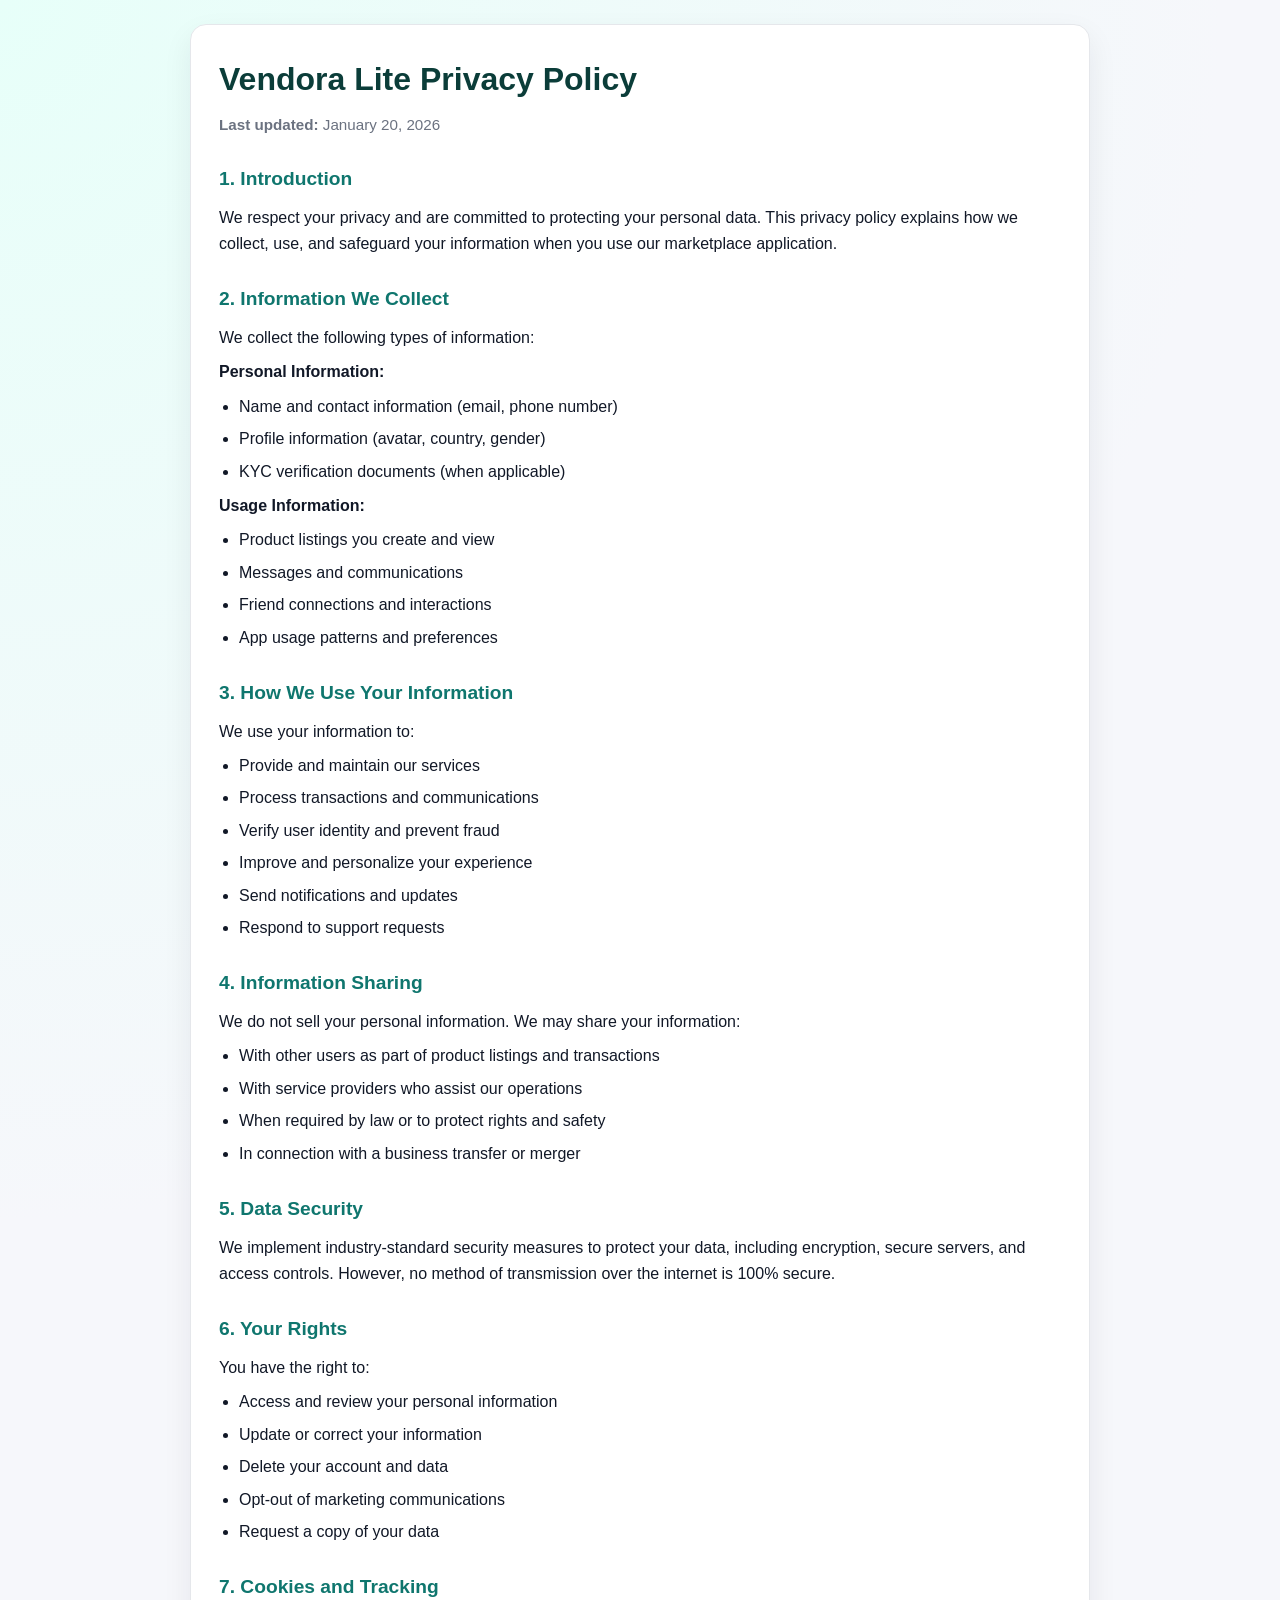
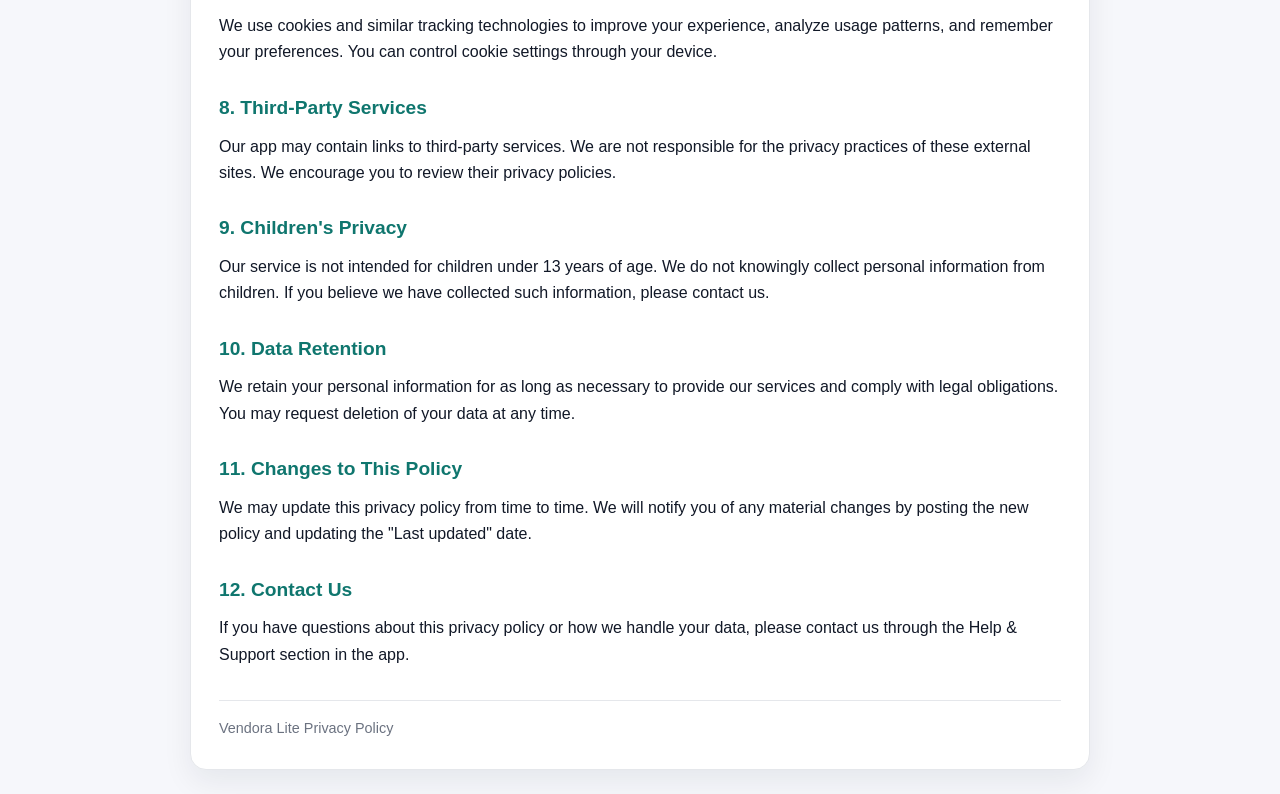
<file: privacy-policy.html>
<!DOCTYPE html>
<html lang="en">
<head>
  <meta charset="UTF-8" />
  <meta name="viewport" content="width=device-width, initial-scale=1.0" />
  <title>Vendora Lite Privacy Policy</title>
  <style>
    :root {
      --bg: #f6f7fb;
      --card: #ffffff;
      --text: #111827;
      --muted: #6b7280;
      --line: #e5e7eb;
      --brand: #0f766e;
    }

    * { box-sizing: border-box; }

    body {
      margin: 0;
      font-family: "Segoe UI", Tahoma, Geneva, Verdana, sans-serif;
      background: radial-gradient(circle at top left, #e7fff9, var(--bg) 45%);
      color: var(--text);
      line-height: 1.65;
      padding: 24px;
    }

    .container {
      max-width: 900px;
      margin: 0 auto;
      background: var(--card);
      border: 1px solid var(--line);
      border-radius: 16px;
      padding: 28px;
      box-shadow: 0 12px 30px rgba(17, 24, 39, 0.07);
    }

    h1 {
      margin: 0 0 6px;
      font-size: 2rem;
      color: #0b3d39;
    }

    .meta {
      margin: 0 0 18px;
      color: var(--muted);
      font-size: 0.95rem;
    }

    h2 {
      margin-top: 26px;
      margin-bottom: 10px;
      color: var(--brand);
      font-size: 1.2rem;
    }

    p { margin: 8px 0; }

    ul {
      margin: 8px 0 8px 20px;
      padding: 0;
    }

    li { margin: 6px 0; }

    footer {
      margin-top: 32px;
      padding-top: 16px;
      border-top: 1px solid var(--line);
      color: var(--muted);
      font-size: 0.9rem;
    }

    @media (max-width: 640px) {
      body { padding: 12px; }
      .container { padding: 18px; border-radius: 12px; }
      h1 { font-size: 1.6rem; }
    }
  </style>
</head>
<body>
  <main class="container">
    <h1>Vendora Lite Privacy Policy</h1>
    <p class="meta"><strong>Last updated:</strong> January 20, 2026</p>

    <h2>1. Introduction</h2>
    <p>
      We respect your privacy and are committed to protecting your personal data. This privacy policy explains
      how we collect, use, and safeguard your information when you use our marketplace application.
    </p>

    <h2>2. Information We Collect</h2>
    <p>We collect the following types of information:</p>
    <p><strong>Personal Information:</strong></p>
    <ul>
      <li>Name and contact information (email, phone number)</li>
      <li>Profile information (avatar, country, gender)</li>
      <li>KYC verification documents (when applicable)</li>
    </ul>
    <p><strong>Usage Information:</strong></p>
    <ul>
      <li>Product listings you create and view</li>
      <li>Messages and communications</li>
      <li>Friend connections and interactions</li>
      <li>App usage patterns and preferences</li>
    </ul>

    <h2>3. How We Use Your Information</h2>
    <p>We use your information to:</p>
    <ul>
      <li>Provide and maintain our services</li>
      <li>Process transactions and communications</li>
      <li>Verify user identity and prevent fraud</li>
      <li>Improve and personalize your experience</li>
      <li>Send notifications and updates</li>
      <li>Respond to support requests</li>
    </ul>

    <h2>4. Information Sharing</h2>
    <p>We do not sell your personal information. We may share your information:</p>
    <ul>
      <li>With other users as part of product listings and transactions</li>
      <li>With service providers who assist our operations</li>
      <li>When required by law or to protect rights and safety</li>
      <li>In connection with a business transfer or merger</li>
    </ul>

    <h2>5. Data Security</h2>
    <p>
      We implement industry-standard security measures to protect your data, including encryption, secure servers,
      and access controls. However, no method of transmission over the internet is 100% secure.
    </p>

    <h2>6. Your Rights</h2>
    <p>You have the right to:</p>
    <ul>
      <li>Access and review your personal information</li>
      <li>Update or correct your information</li>
      <li>Delete your account and data</li>
      <li>Opt-out of marketing communications</li>
      <li>Request a copy of your data</li>
    </ul>

    <h2>7. Cookies and Tracking</h2>
    <p>
      We use cookies and similar tracking technologies to improve your experience, analyze usage patterns,
      and remember your preferences. You can control cookie settings through your device.
    </p>

    <h2>8. Third-Party Services</h2>
    <p>
      Our app may contain links to third-party services. We are not responsible for the privacy practices of
      these external sites. We encourage you to review their privacy policies.
    </p>

    <h2>9. Children's Privacy</h2>
    <p>
      Our service is not intended for children under 13 years of age. We do not knowingly collect personal
      information from children. If you believe we have collected such information, please contact us.
    </p>

    <h2>10. Data Retention</h2>
    <p>
      We retain your personal information for as long as necessary to provide our services and comply with legal
      obligations. You may request deletion of your data at any time.
    </p>

    <h2>11. Changes to This Policy</h2>
    <p>
      We may update this privacy policy from time to time. We will notify you of any material changes by posting
      the new policy and updating the "Last updated" date.
    </p>

    <h2>12. Contact Us</h2>
    <p>
      If you have questions about this privacy policy or how we handle your data, please contact us through
      the Help & Support section in the app.
    </p>

    <footer>
      Vendora Lite Privacy Policy
    </footer>
  </main>
</body>
</html>
</file>
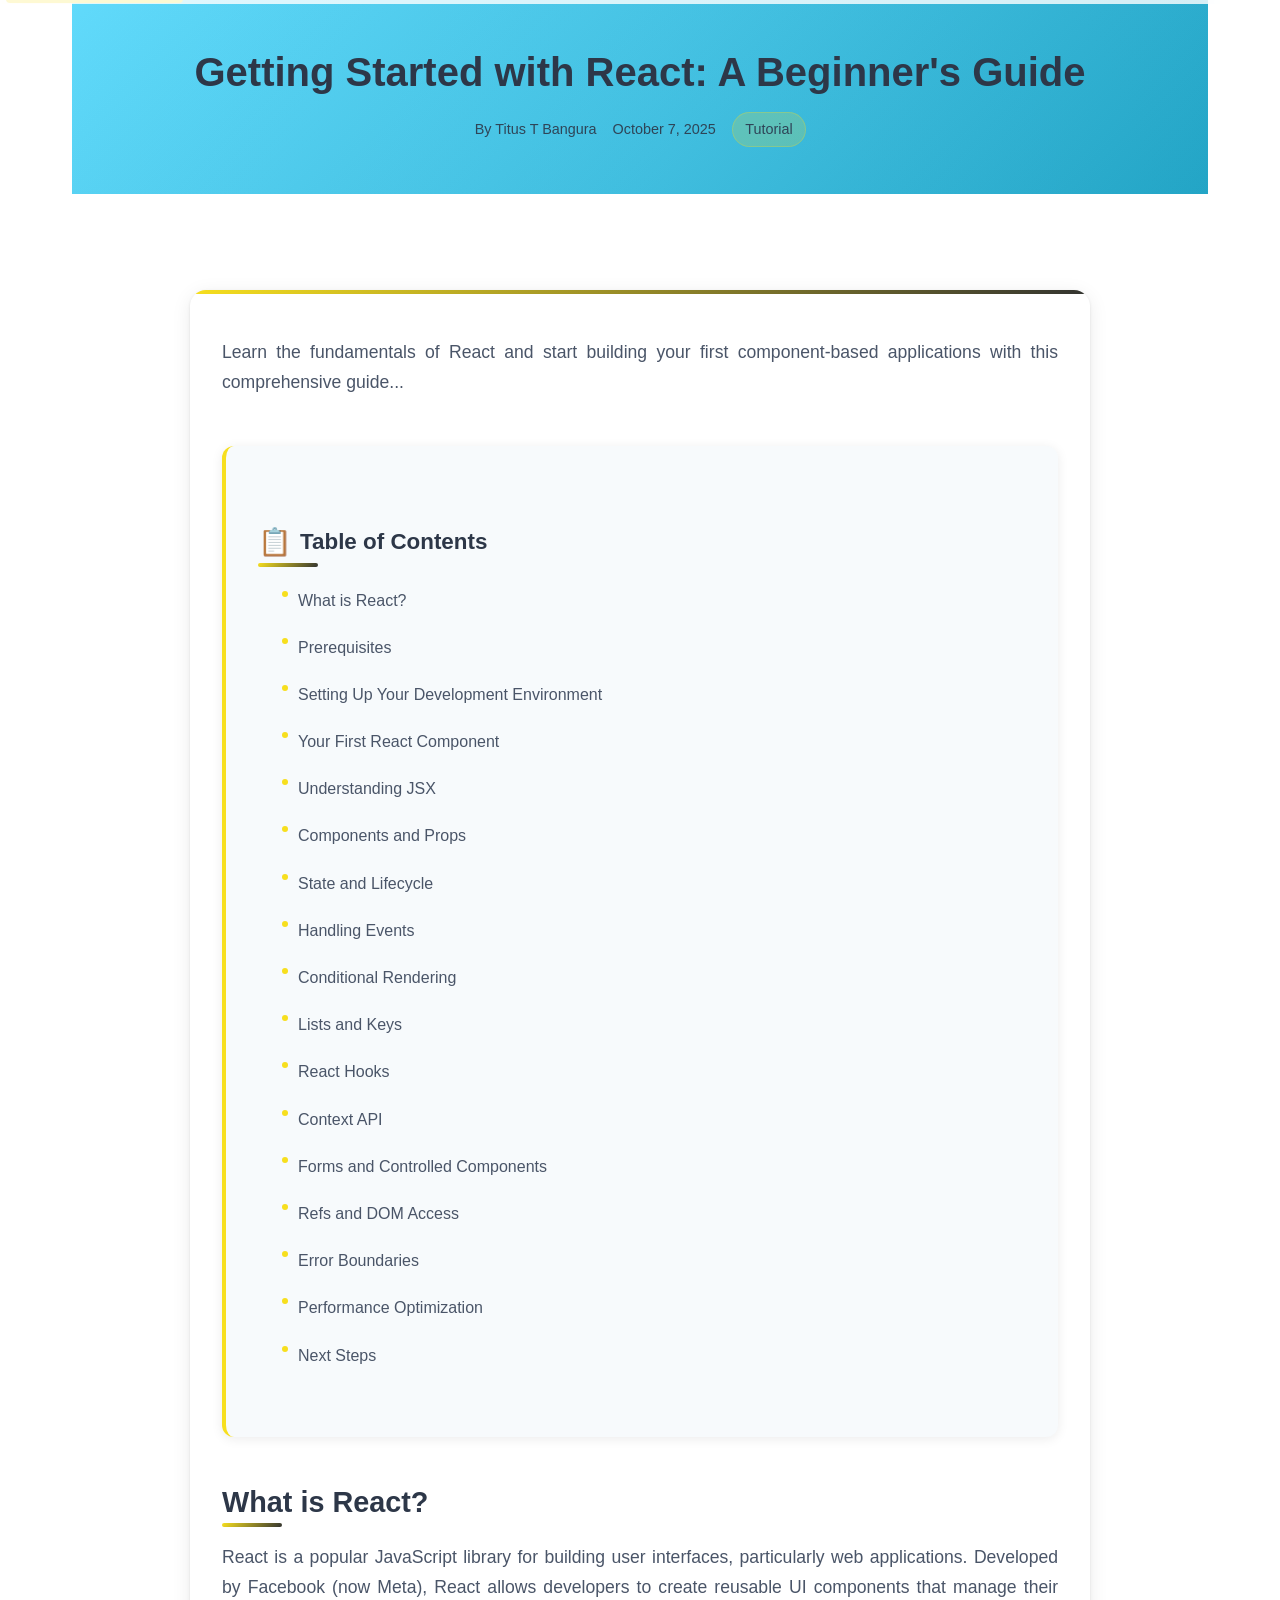
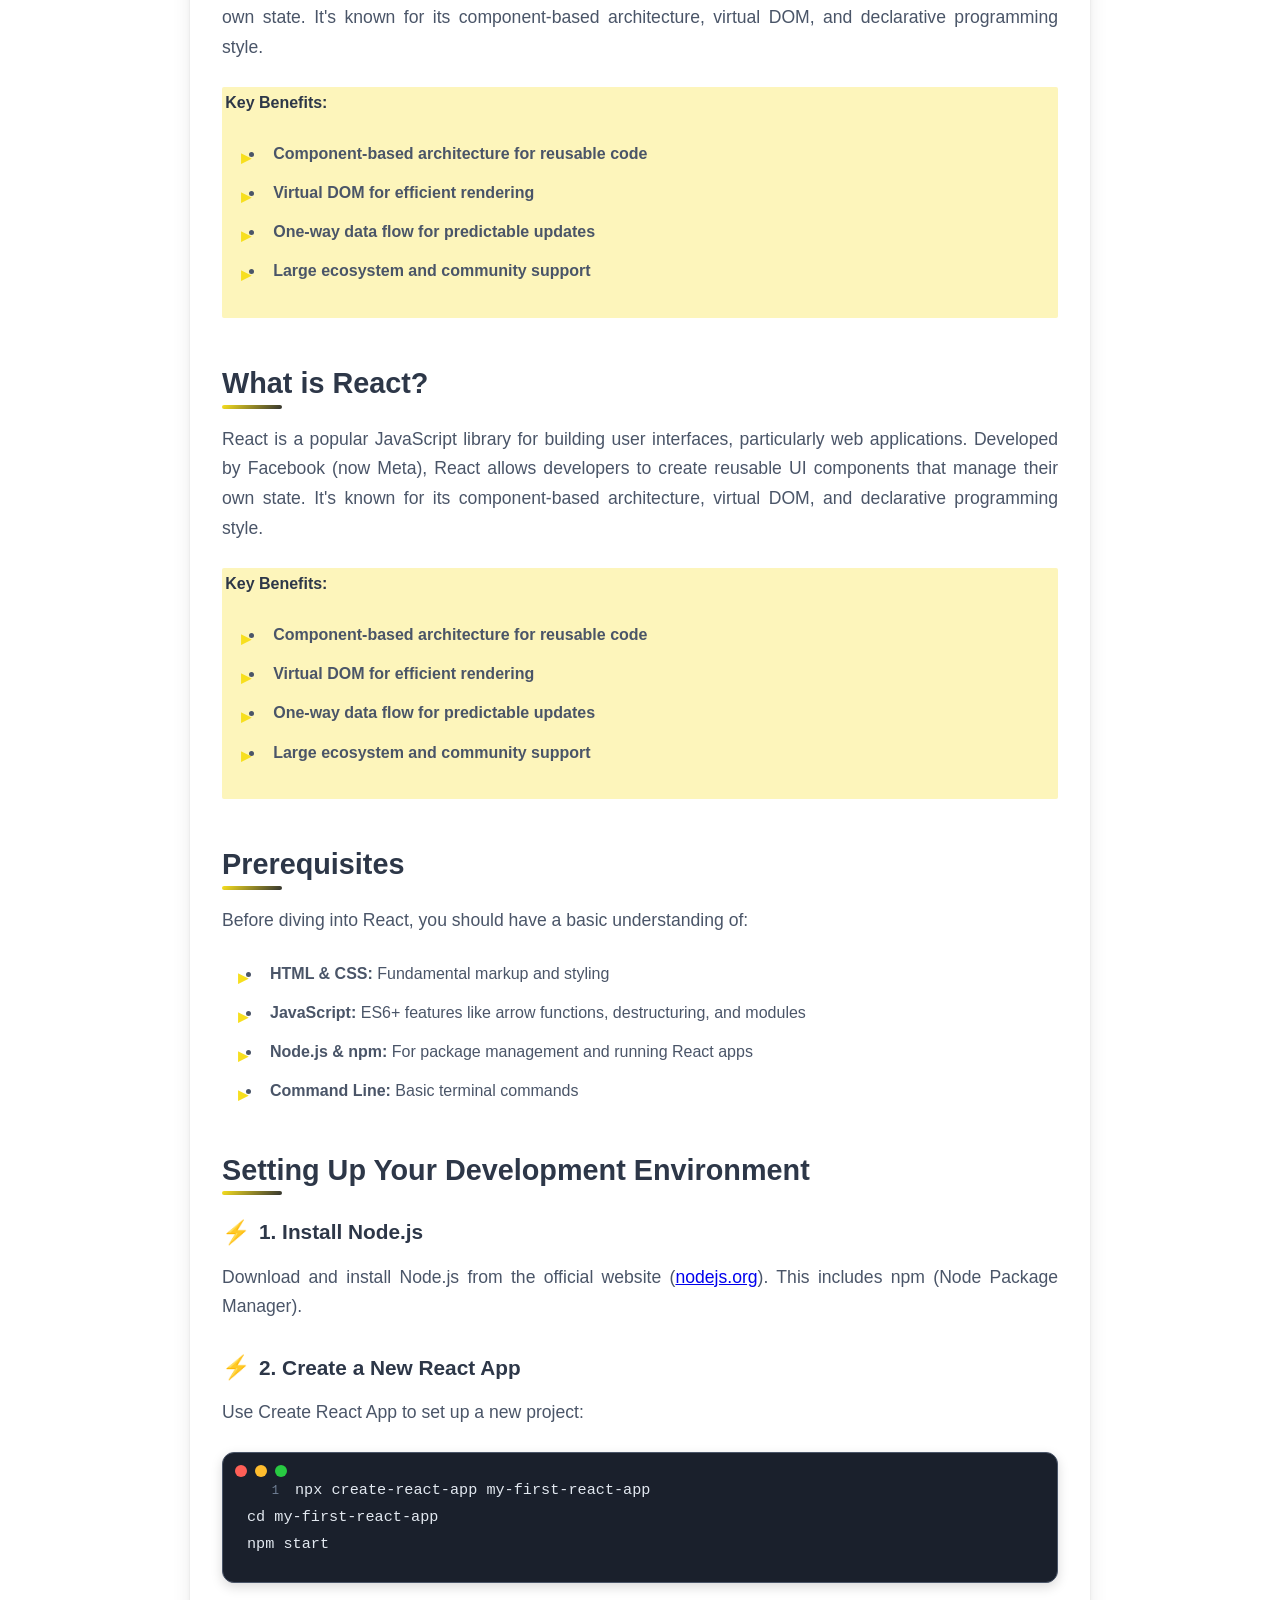
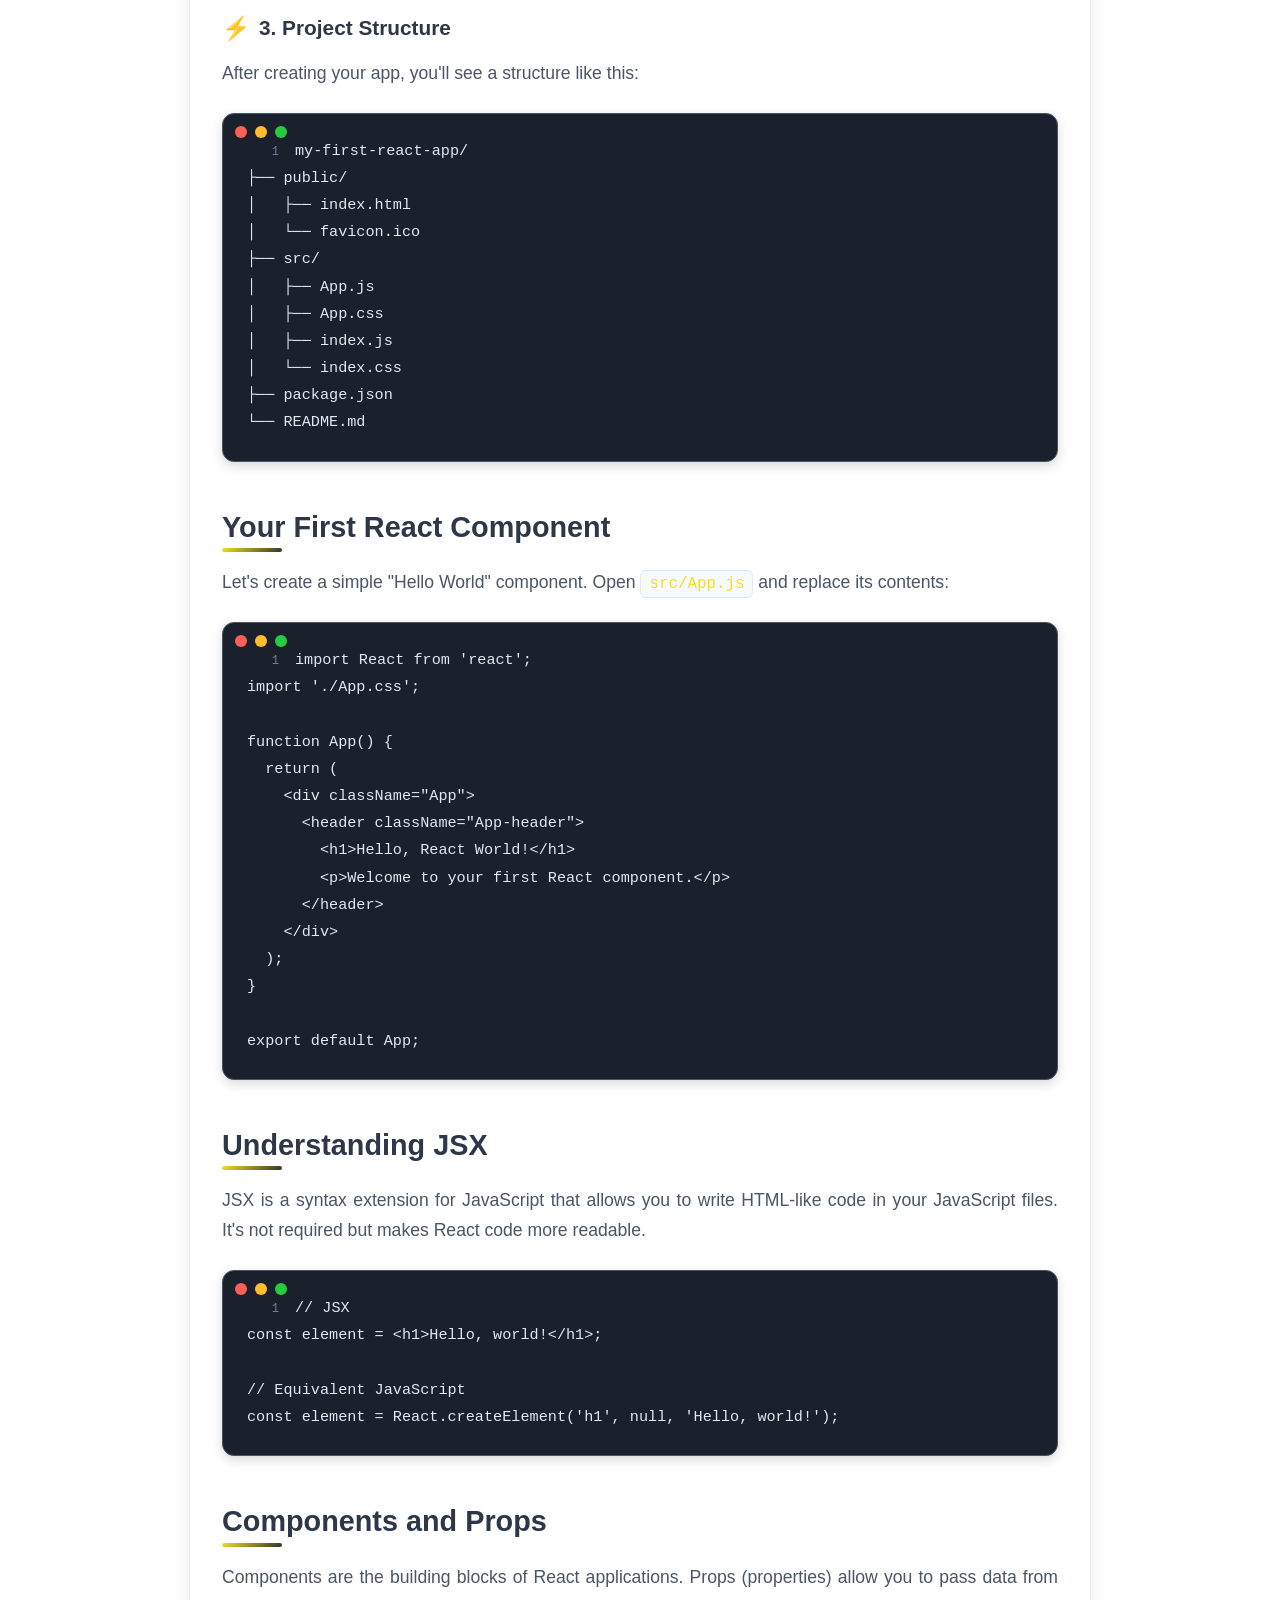
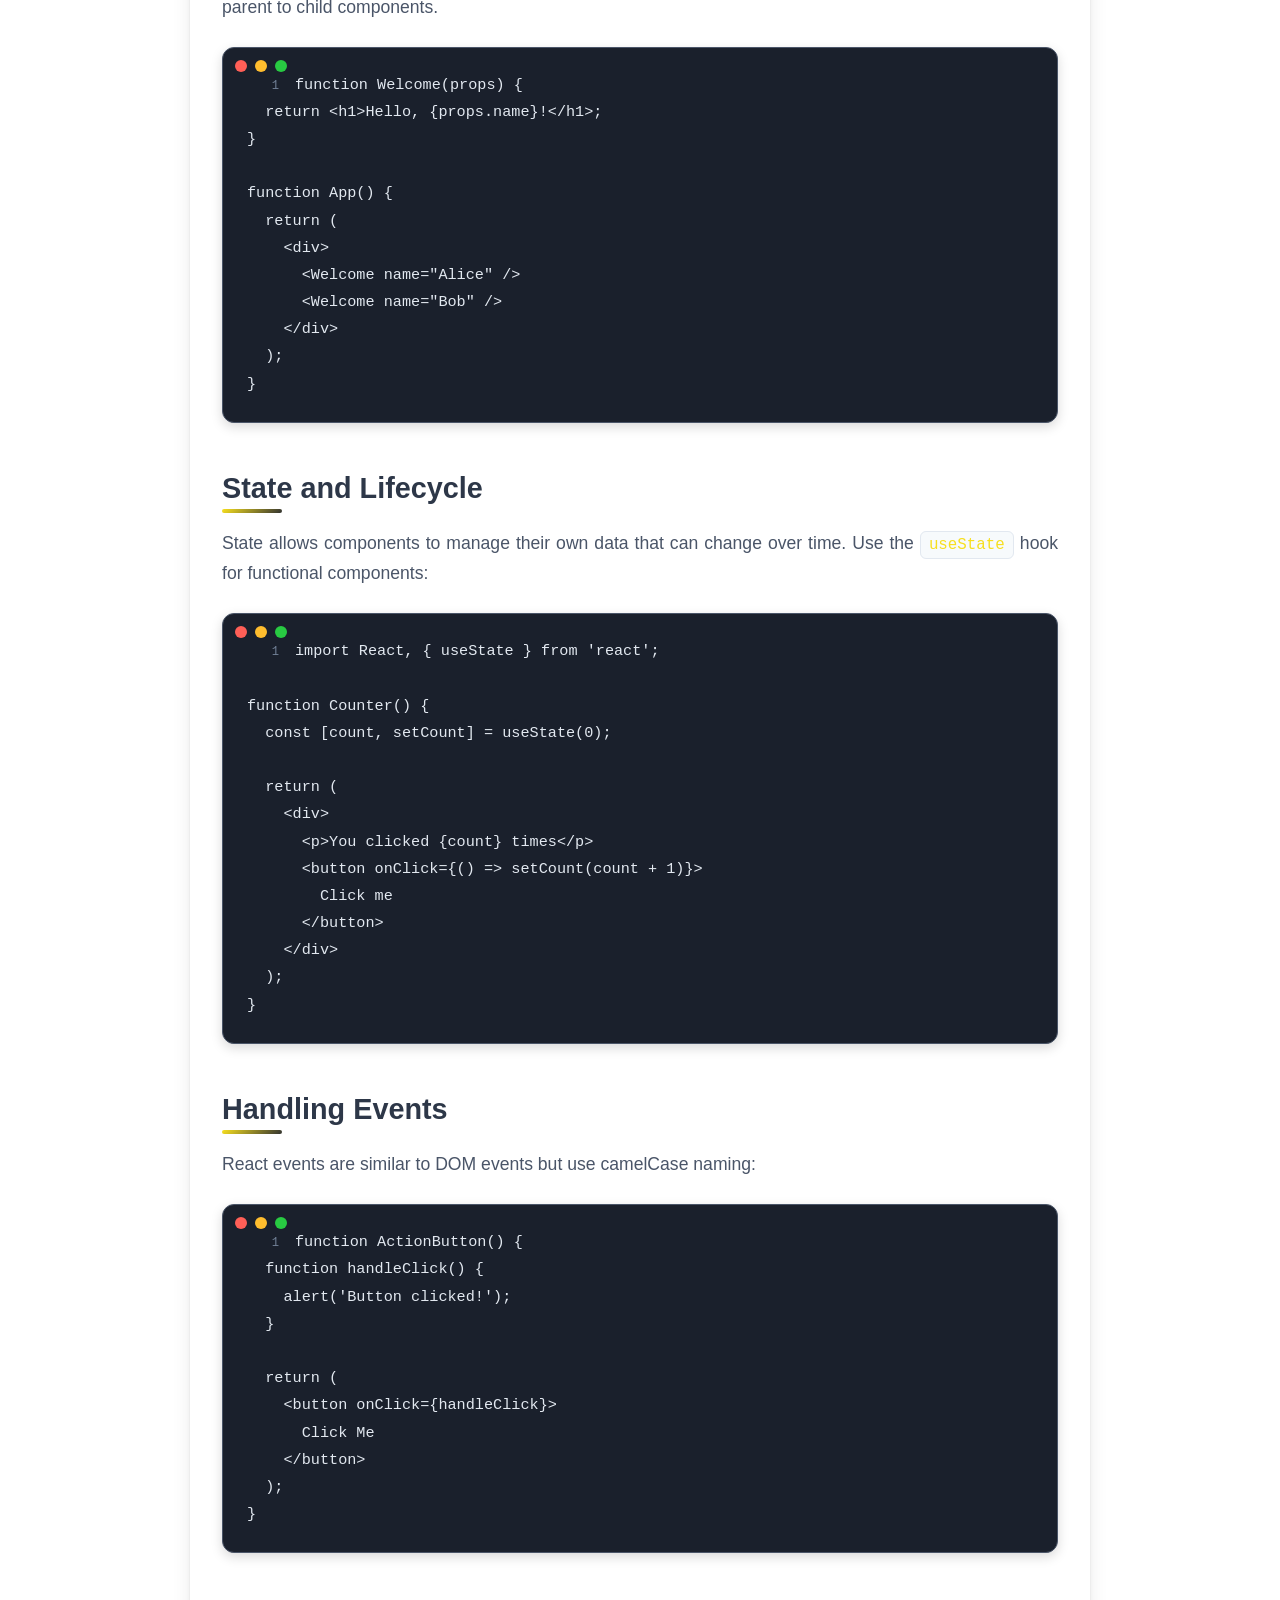
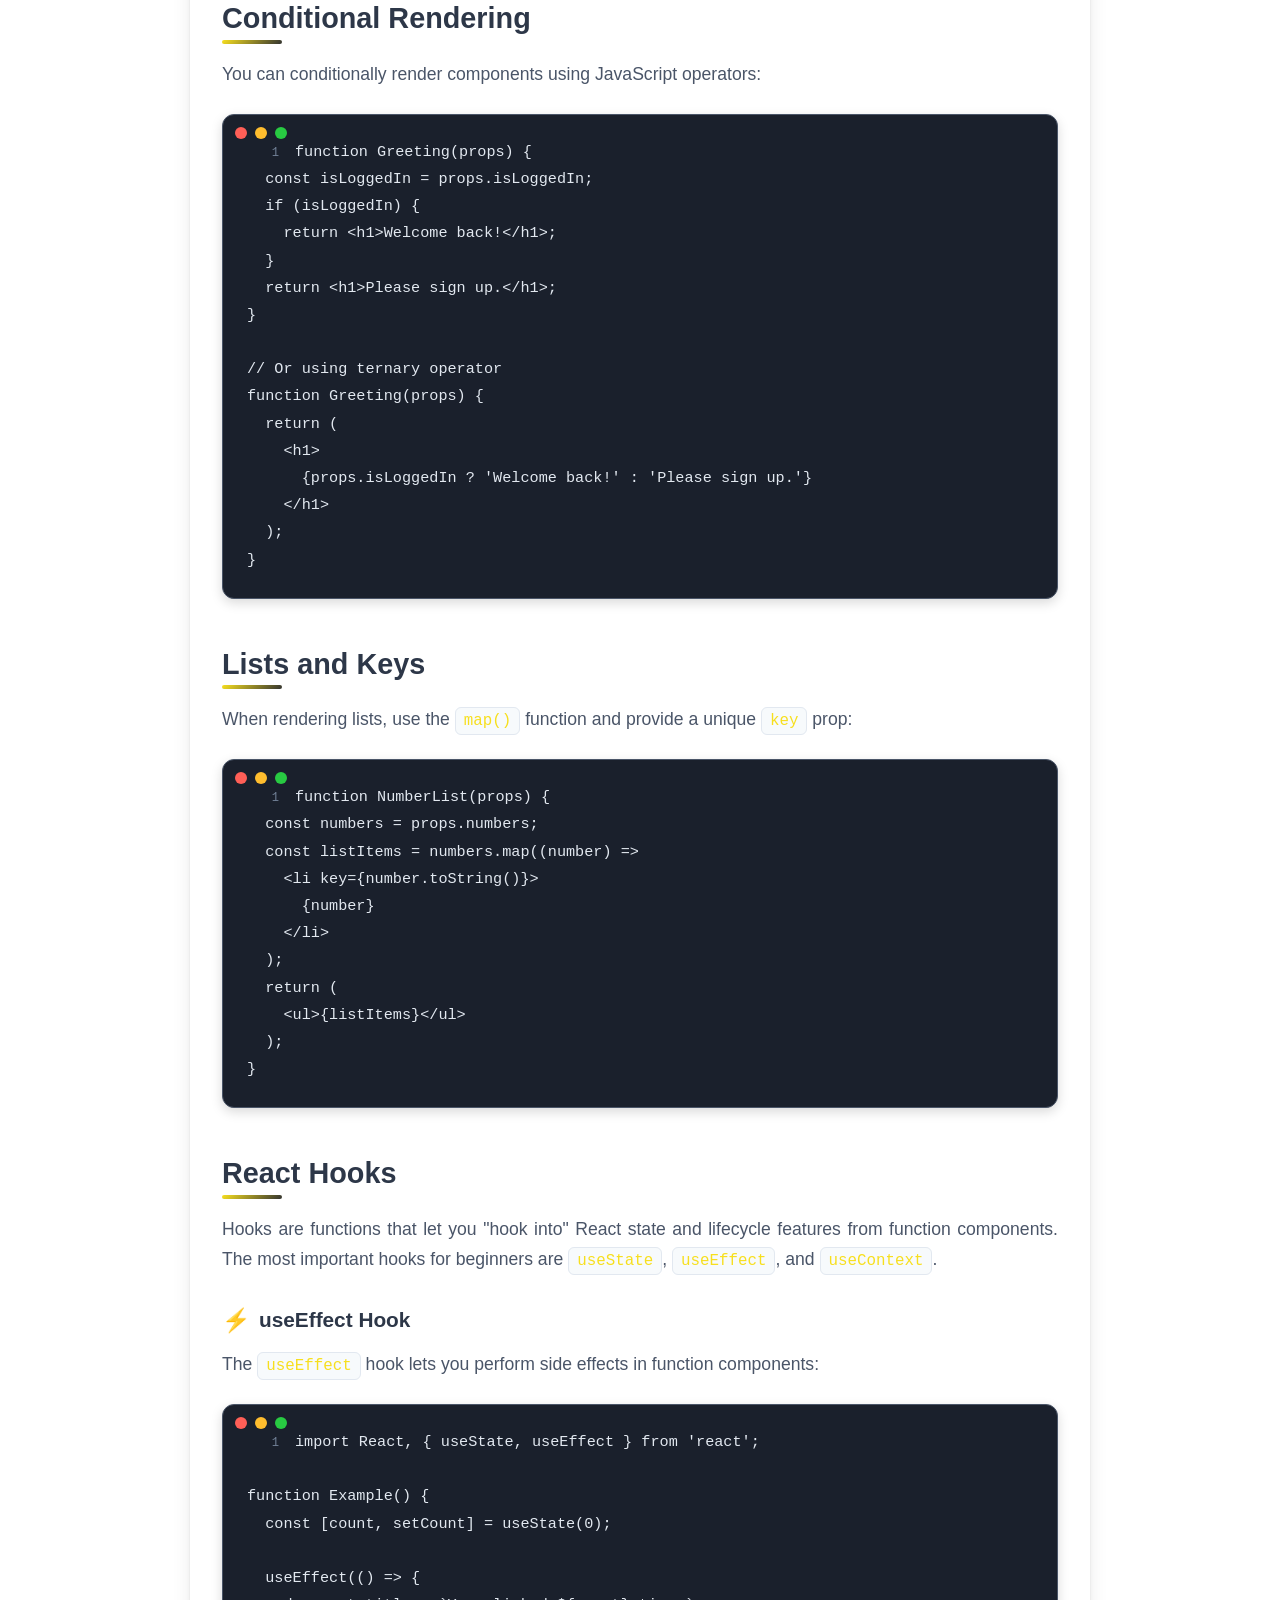
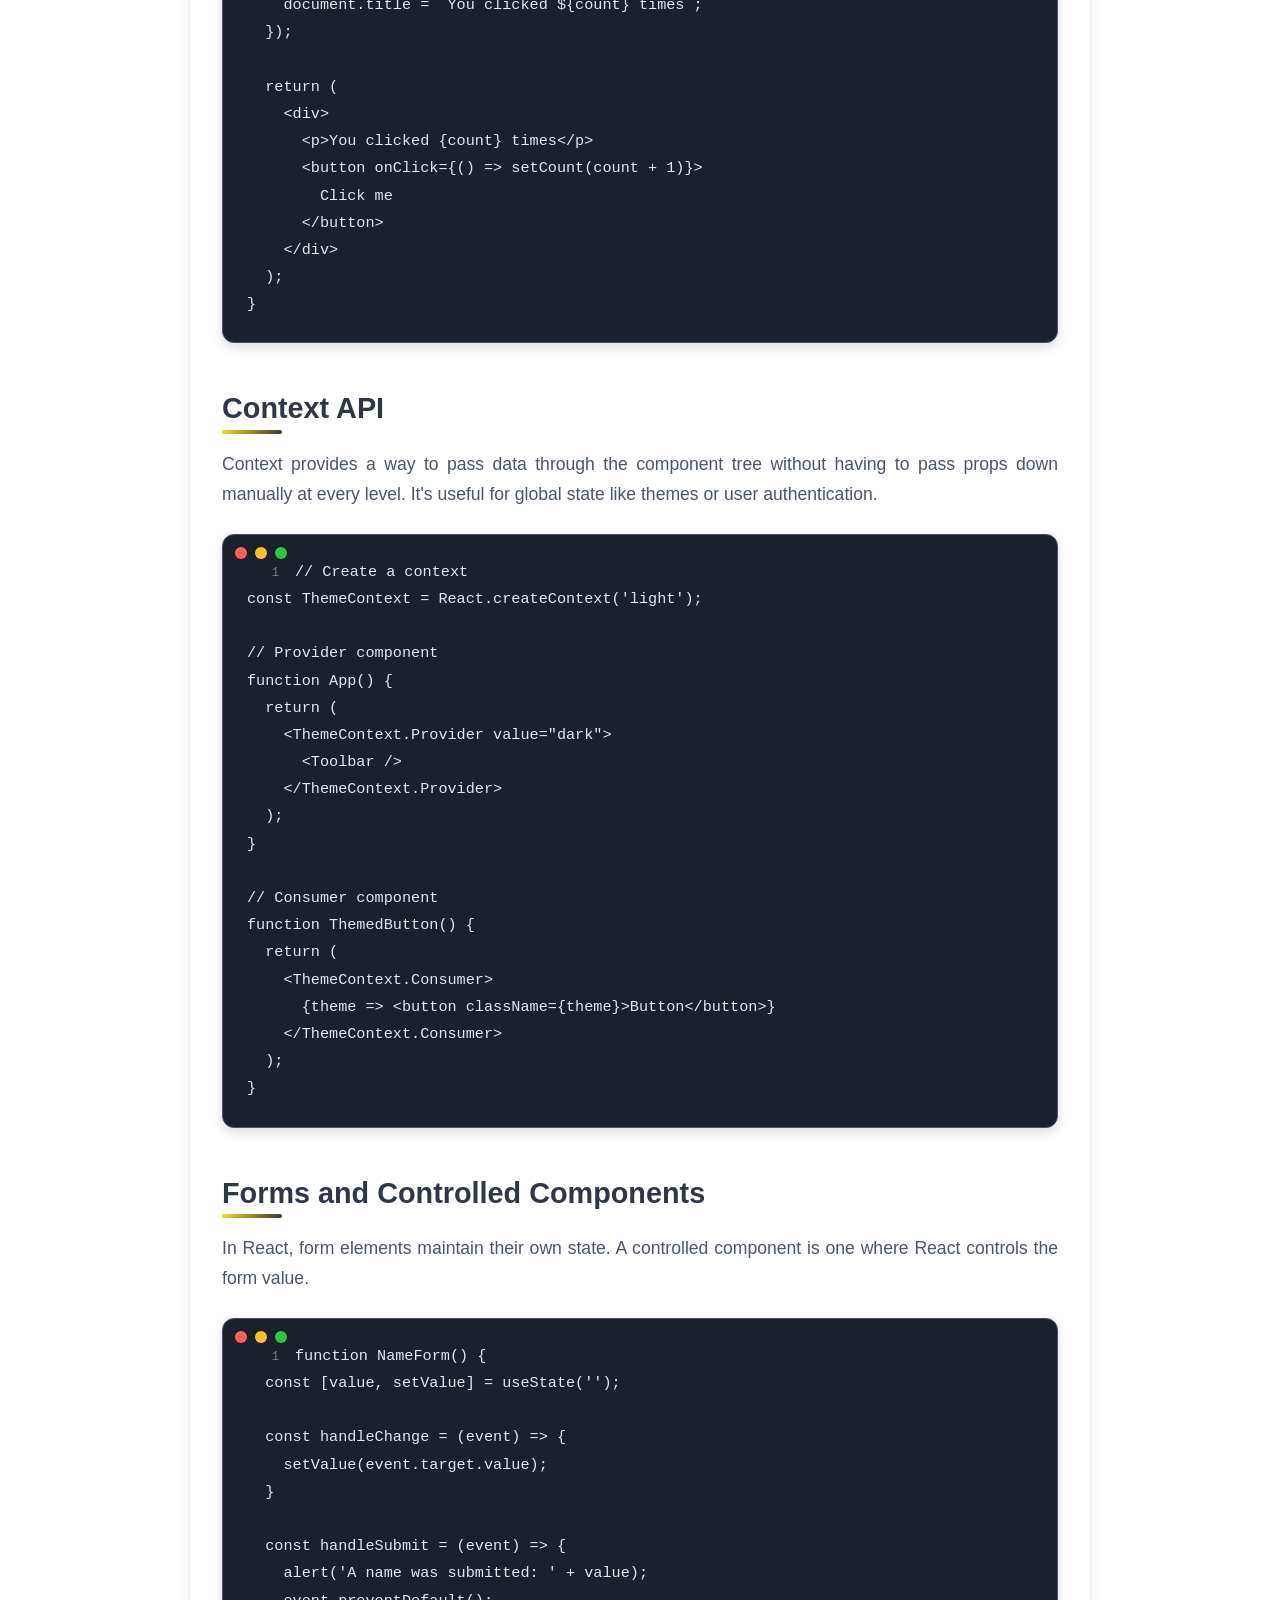
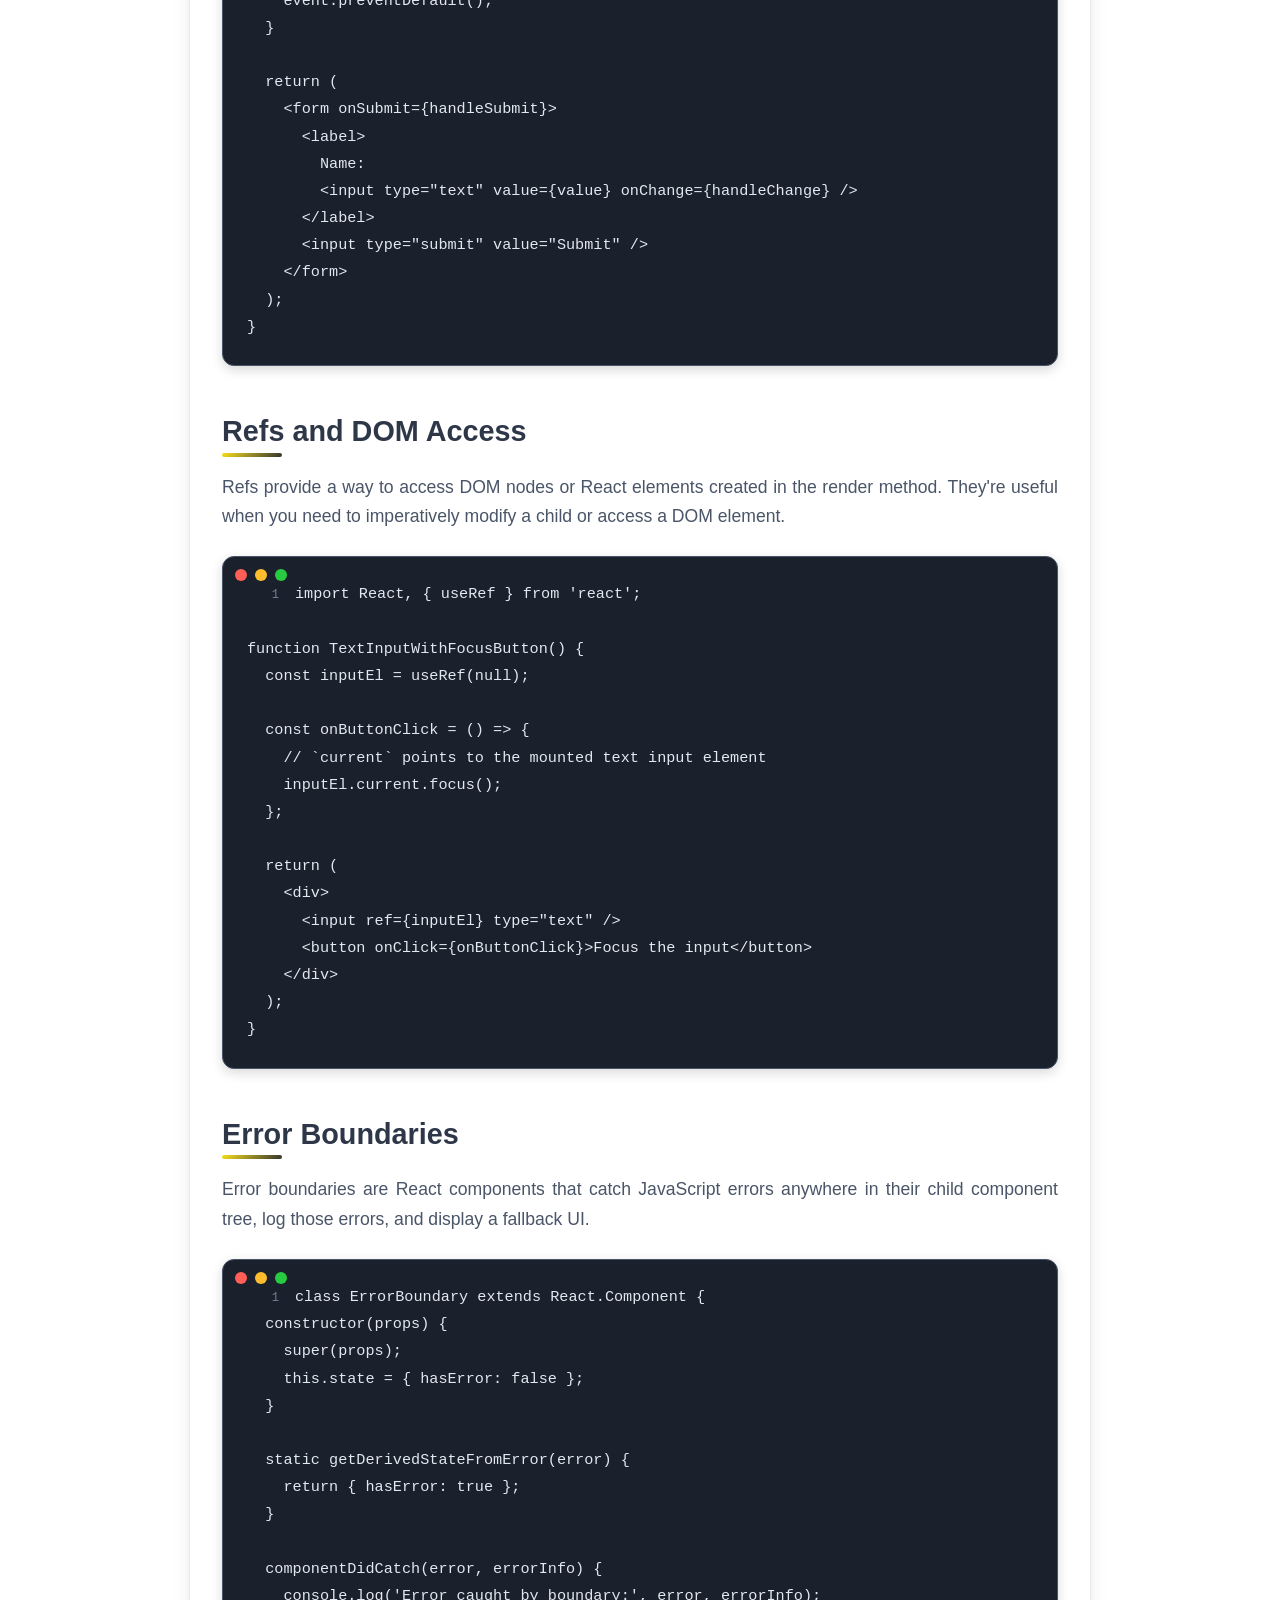
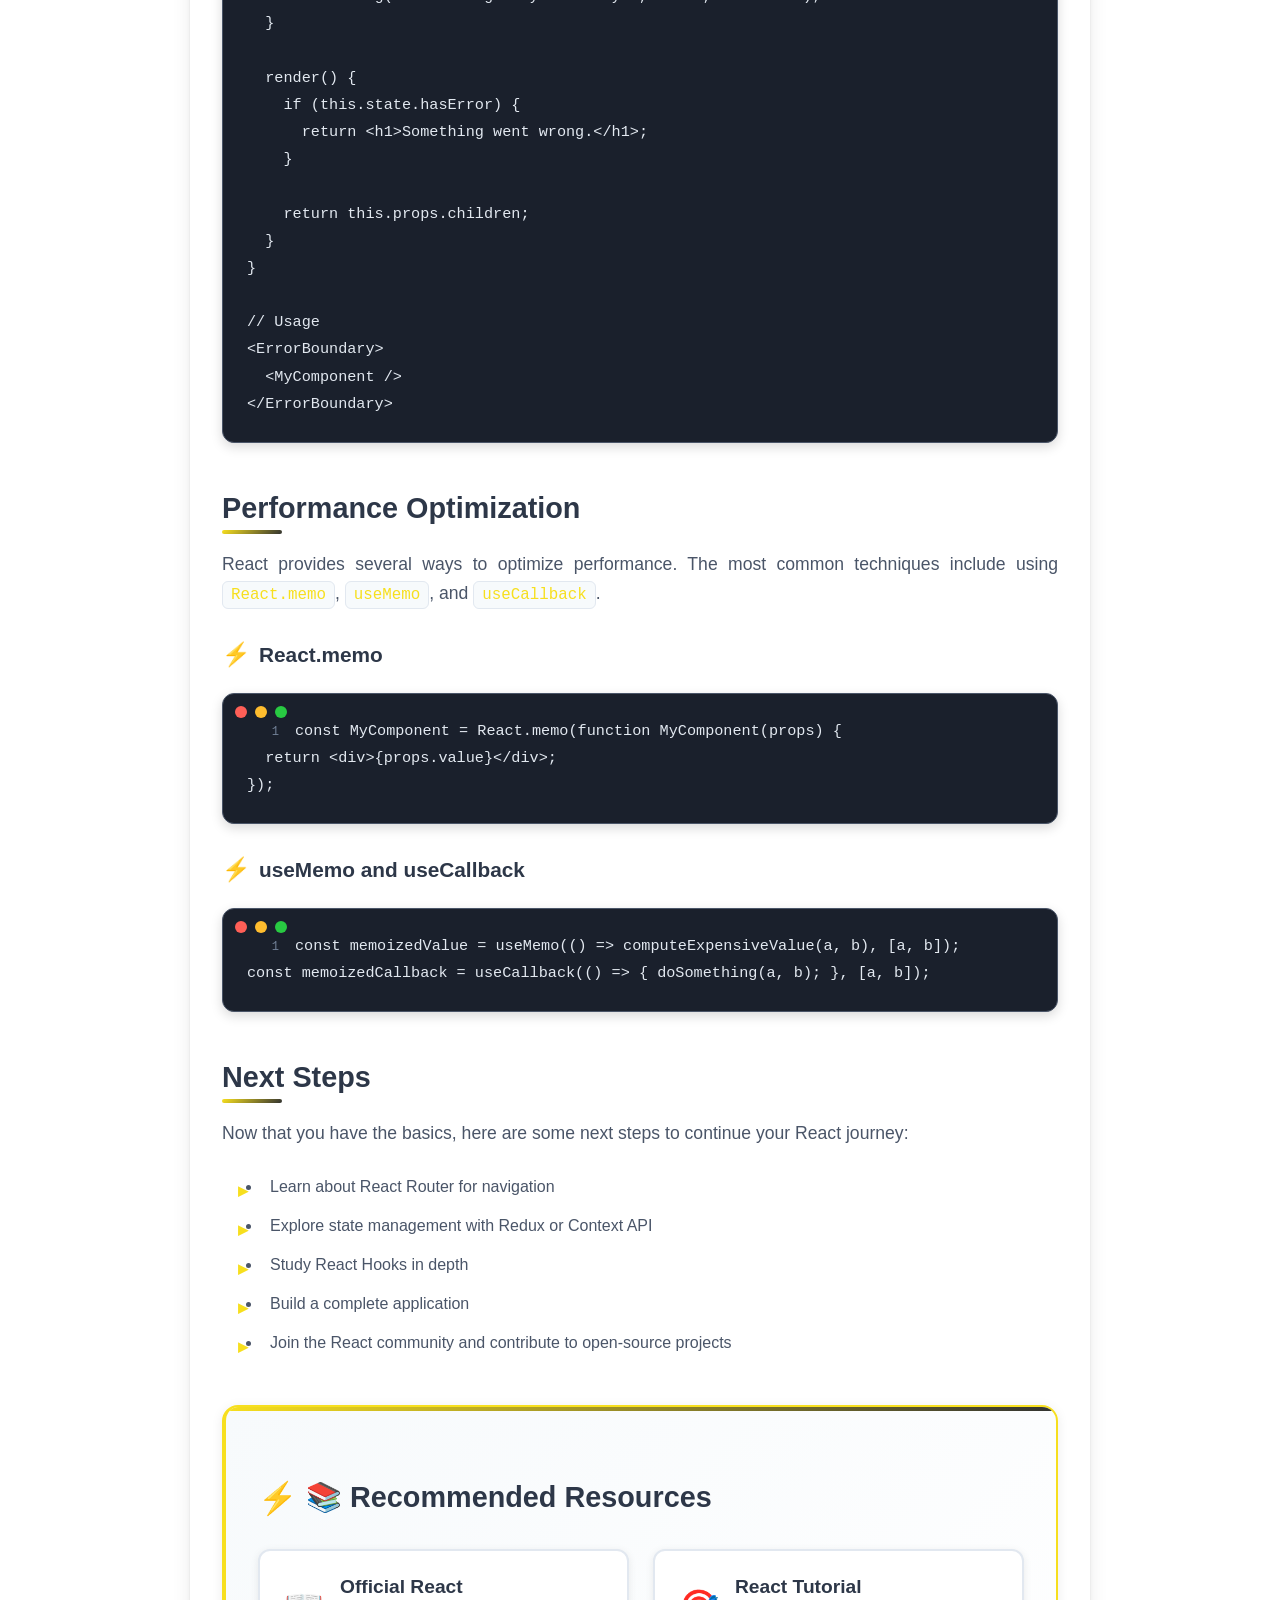
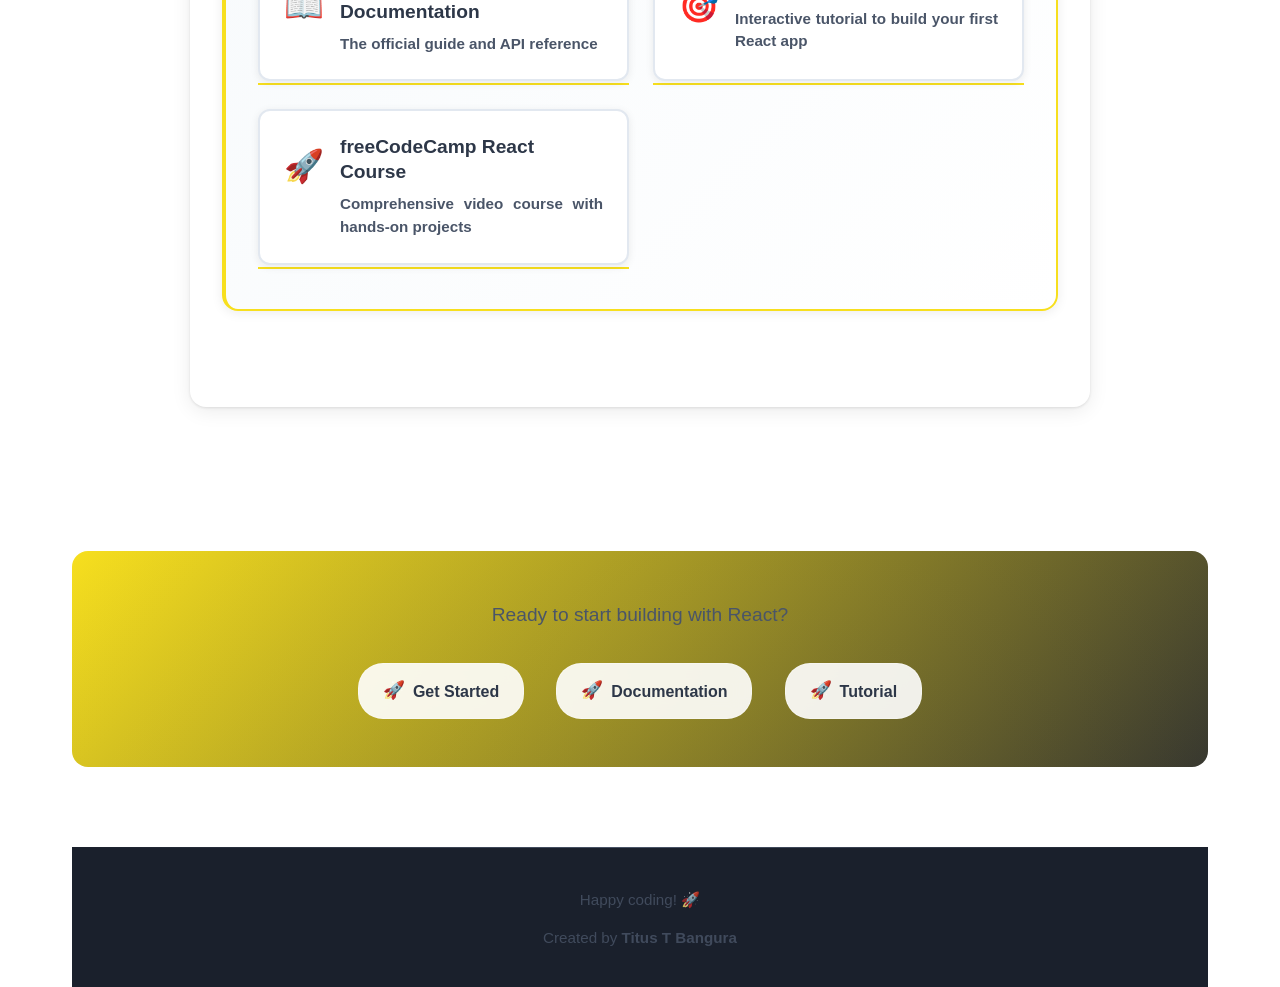
<file: react-beginners-guide.html>
<!DOCTYPE html>
<html lang="en">
<head>
    <meta charset="UTF-8">
    <meta name="viewport" content="width=device-width, initial-scale=1.0">
    <title>Getting Started with React: A Beginner's Guide</title>
    <link rel="stylesheet" href="react-beginners-guide.css">

</head>
<body>
    <a id="top"></a>
    <!-- Skip link for accessibility -->
    <a href="#main-content" class="skip-link">Skip to main content</a>

    <!-- Reading Progress Bar -->
    <div class="reading-progress">
        <div class="progress-bar" id="progress-bar"></div>
    </div>

    <div class="container">
        <header class="article-header">
            <h1>Getting Started with React: A Beginner's Guide</h1>
            <div class="meta">
                <span class="author">By Titus T Bangura</span>
                <span class="date">October 7, 2025</span>
                <span class="category">Tutorial</span>
            </div>
        </header>

        <main id="main-content">
            <div class="content">
                <article class="article-content">
                    <p class="subtitle">Learn the fundamentals of React and start building your first component-based applications with this comprehensive guide...</p>

                    <!-- Table of Contents -->
                    <div class="table-of-contents">
                        <h2>Table of Contents</h2>
                        <ul>
                            <li><a href="#what-is-react">What is React?</a></li>
                            <li><a href="#prerequisites">Prerequisites</a></li>
                            <li><a href="#setup">Setting Up Your Development Environment</a></li>
                            <li><a href="#first-component">Your First React Component</a></li>
                            <li><a href="#jsx">Understanding JSX</a></li>
                            <li><a href="#components-props">Components and Props</a></li>
                            <li><a href="#state-lifecycle">State and Lifecycle</a></li>
                            <li><a href="#events">Handling Events</a></li>
                            <li><a href="#conditional-rendering">Conditional Rendering</a></li>
                            <li><a href="#lists-keys">Lists and Keys</a></li>
                            <li><a href="#hooks">React Hooks</a></li>
                            <li><a href="#context-api">Context API</a></li>
                            <li><a href="#forms">Forms and Controlled Components</a></li>
                            <li><a href="#refs">Refs and DOM Access</a></li>
                            <li><a href="#error-boundaries">Error Boundaries</a></li>
                            <li><a href="#optimization">Performance Optimization</a></li>
                            <li><a href="#next-steps">Next Steps</a></li>
                        </ul>
                    </div>

                    <section id="what-is-react">
                        <h2>What is React?</h2>
                        <p>React is a popular JavaScript library for building user interfaces, particularly web applications. Developed by Facebook (now Meta), React allows developers to create reusable UI components that manage their own state. It's known for its component-based architecture, virtual DOM, and declarative programming style.</p>

                        <div class="highlight">
                            <strong>Key Benefits:</strong>
                            <ul>
                                <li>Component-based architecture for reusable code</li>
                                <li>Virtual DOM for efficient rendering</li>
                                <li>One-way data flow for predictable updates</li>
                                <li>Large ecosystem and community support</li>
                            </ul>
                        </div>
                    </section>

                    <section id="what-is-react">
                        <h2>What is React?</h2>
                        <p>React is a popular JavaScript library for building user interfaces, particularly web applications. Developed by Facebook (now Meta), React allows developers to create reusable UI components that manage their own state. It's known for its component-based architecture, virtual DOM, and declarative programming style.</p>

                        <div class="highlight">
                            <strong>Key Benefits:</strong>
                            <ul>
                                <li>Component-based architecture for reusable code</li>
                                <li>Virtual DOM for efficient rendering</li>
                                <li>One-way data flow for predictable updates</li>
                                <li>Large ecosystem and community support</li>
                            </ul>
                        </div>
                    </section>

                    <section id="prerequisites">
                        <h2>Prerequisites</h2>
                        <p>Before diving into React, you should have a basic understanding of:</p>
                        <ul>
                            <li><strong>HTML & CSS:</strong> Fundamental markup and styling</li>
                            <li><strong>JavaScript:</strong> ES6+ features like arrow functions, destructuring, and modules</li>
                            <li><strong>Node.js & npm:</strong> For package management and running React apps</li>
                            <li><strong>Command Line:</strong> Basic terminal commands</li>
                        </ul>
                    </section>

                    <section id="setup">
                        <h2>Setting Up Your Development Environment</h2>
                        <h3>1. Install Node.js</h3>
                        <p>Download and install Node.js from the official website (<a href="https://nodejs.org" target="_blank">nodejs.org</a>). This includes npm (Node Package Manager).</p>

                        <h3>2. Create a New React App</h3>
                        <p>Use Create React App to set up a new project:</p>
                        <pre><code>npx create-react-app my-first-react-app
cd my-first-react-app
npm start</code></pre>

                        <h3>3. Project Structure</h3>
                        <p>After creating your app, you'll see a structure like this:</p>
                        <pre><code>my-first-react-app/
├── public/
│   ├── index.html
│   └── favicon.ico
├── src/
│   ├── App.js
│   ├── App.css
│   ├── index.js
│   └── index.css
├── package.json
└── README.md</code></pre>
                    </section>

                    <section id="first-component">
                        <h2>Your First React Component</h2>
                        <p>Let's create a simple "Hello World" component. Open <code>src/App.js</code> and replace its contents:</p>

                        <div class="code-example">
                            <pre><code>import React from 'react';
import './App.css';

function App() {
  return (
    &lt;div className="App"&gt;
      &lt;header className="App-header"&gt;
        &lt;h1&gt;Hello, React World!&lt;/h1&gt;
        &lt;p&gt;Welcome to your first React component.&lt;/p&gt;
      &lt;/header&gt;
    &lt;/div&gt;
  );
}

export default App;</code></pre>
                        </div>
                    </section>

                    <section id="jsx">
                        <h2>Understanding JSX</h2>
                        <p>JSX is a syntax extension for JavaScript that allows you to write HTML-like code in your JavaScript files. It's not required but makes React code more readable.</p>

                        <div class="code-example">
                            <pre><code>// JSX
const element = &lt;h1&gt;Hello, world!&lt;/h1&gt;;

// Equivalent JavaScript
const element = React.createElement('h1', null, 'Hello, world!');</code></pre>
                        </div>
                    </section>

                    <section id="components-props">
                        <h2>Components and Props</h2>
                        <p>Components are the building blocks of React applications. Props (properties) allow you to pass data from parent to child components.</p>

                        <div class="code-example">
                            <pre><code>function Welcome(props) {
  return &lt;h1&gt;Hello, {props.name}!&lt;/h1&gt;;
}

function App() {
  return (
    &lt;div&gt;
      &lt;Welcome name="Alice" /&gt;
      &lt;Welcome name="Bob" /&gt;
    &lt;/div&gt;
  );
}</code></pre>
                        </div>
                    </section>

                    <section id="state-lifecycle">
                        <h2>State and Lifecycle</h2>
                        <p>State allows components to manage their own data that can change over time. Use the <code>useState</code> hook for functional components:</p>

                        <div class="code-example">
                            <pre><code>import React, { useState } from 'react';

function Counter() {
  const [count, setCount] = useState(0);

  return (
    &lt;div&gt;
      &lt;p&gt;You clicked {count} times&lt;/p&gt;
      &lt;button onClick={() =&gt; setCount(count + 1)}&gt;
        Click me
      &lt;/button&gt;
    &lt;/div&gt;
  );
}</code></pre>
                        </div>
                    </section>

                    <section id="events">
                        <h2>Handling Events</h2>
                        <p>React events are similar to DOM events but use camelCase naming:</p>

                        <div class="code-example">
                            <pre><code>function ActionButton() {
  function handleClick() {
    alert('Button clicked!');
  }

  return (
    &lt;button onClick={handleClick}&gt;
      Click Me
    &lt;/button&gt;
  );
}</code></pre>
                        </div>
                    </section>

                    <section id="conditional-rendering">
                        <h2>Conditional Rendering</h2>
                        <p>You can conditionally render components using JavaScript operators:</p>

                        <div class="code-example">
                            <pre><code>function Greeting(props) {
  const isLoggedIn = props.isLoggedIn;
  if (isLoggedIn) {
    return &lt;h1&gt;Welcome back!&lt;/h1&gt;;
  }
  return &lt;h1&gt;Please sign up.&lt;/h1&gt;;
}

// Or using ternary operator
function Greeting(props) {
  return (
    &lt;h1&gt;
      {props.isLoggedIn ? 'Welcome back!' : 'Please sign up.'}
    &lt;/h1&gt;
  );
}</code></pre>
                        </div>
                    </section>

                    <section id="lists-keys">
                        <h2>Lists and Keys</h2>
                        <p>When rendering lists, use the <code>map()</code> function and provide a unique <code>key</code> prop:</p>

                        <div class="code-example">
                            <pre><code>function NumberList(props) {
  const numbers = props.numbers;
  const listItems = numbers.map((number) =&gt;
    &lt;li key={number.toString()}&gt;
      {number}
    &lt;/li&gt;
  );
  return (
    &lt;ul&gt;{listItems}&lt;/ul&gt;
  );
}</code></pre>
                        </div>
                    </section>

                    <section id="hooks">
                        <h2>React Hooks</h2>
                        <p>Hooks are functions that let you "hook into" React state and lifecycle features from function components. The most important hooks for beginners are <code>useState</code>, <code>useEffect</code>, and <code>useContext</code>.</p>

                        <h3>useEffect Hook</h3>
                        <p>The <code>useEffect</code> hook lets you perform side effects in function components:</p>

                        <div class="code-example">
                            <pre><code>import React, { useState, useEffect } from 'react';

function Example() {
  const [count, setCount] = useState(0);

  useEffect(() => {
    document.title = `You clicked ${count} times`;
  });

  return (
    &lt;div&gt;
      &lt;p&gt;You clicked {count} times&lt;/p&gt;
      &lt;button onClick={() =&gt; setCount(count + 1)}&gt;
        Click me
      &lt;/button&gt;
    &lt;/div&gt;
  );
}</code></pre>
                        </div>
                    </section>

                    <section id="context-api">
                        <h2>Context API</h2>
                        <p>Context provides a way to pass data through the component tree without having to pass props down manually at every level. It's useful for global state like themes or user authentication.</p>

                        <div class="code-example">
                            <pre><code>// Create a context
const ThemeContext = React.createContext('light');

// Provider component
function App() {
  return (
    &lt;ThemeContext.Provider value="dark"&gt;
      &lt;Toolbar /&gt;
    &lt;/ThemeContext.Provider&gt;
  );
}

// Consumer component
function ThemedButton() {
  return (
    &lt;ThemeContext.Consumer&gt;
      {theme =&gt; &lt;button className={theme}&gt;Button&lt;/button&gt;}
    &lt;/ThemeContext.Consumer&gt;
  );
}</code></pre>
                        </div>
                    </section>

                    <section id="forms">
                        <h2>Forms and Controlled Components</h2>
                        <p>In React, form elements maintain their own state. A controlled component is one where React controls the form value.</p>

                        <div class="code-example">
                            <pre><code>function NameForm() {
  const [value, setValue] = useState('');

  const handleChange = (event) =&gt; {
    setValue(event.target.value);
  }

  const handleSubmit = (event) =&gt; {
    alert('A name was submitted: ' + value);
    event.preventDefault();
  }

  return (
    &lt;form onSubmit={handleSubmit}&gt;
      &lt;label&gt;
        Name:
        &lt;input type="text" value={value} onChange={handleChange} /&gt;
      &lt;/label&gt;
      &lt;input type="submit" value="Submit" /&gt;
    &lt;/form&gt;
  );
}</code></pre>
                        </div>
                    </section>

                    <section id="refs">
                        <h2>Refs and DOM Access</h2>
                        <p>Refs provide a way to access DOM nodes or React elements created in the render method. They're useful when you need to imperatively modify a child or access a DOM element.</p>

                        <div class="code-example">
                            <pre><code>import React, { useRef } from 'react';

function TextInputWithFocusButton() {
  const inputEl = useRef(null);
  
  const onButtonClick = () =&gt; {
    // `current` points to the mounted text input element
    inputEl.current.focus();
  };
  
  return (
    &lt;div&gt;
      &lt;input ref={inputEl} type="text" /&gt;
      &lt;button onClick={onButtonClick}&gt;Focus the input&lt;/button&gt;
    &lt;/div&gt;
  );
}</code></pre>
                        </div>
                    </section>

                    <section id="error-boundaries">
                        <h2>Error Boundaries</h2>
                        <p>Error boundaries are React components that catch JavaScript errors anywhere in their child component tree, log those errors, and display a fallback UI.</p>

                        <div class="code-example">
                            <pre><code>class ErrorBoundary extends React.Component {
  constructor(props) {
    super(props);
    this.state = { hasError: false };
  }

  static getDerivedStateFromError(error) {
    return { hasError: true };
  }

  componentDidCatch(error, errorInfo) {
    console.log('Error caught by boundary:', error, errorInfo);
  }

  render() {
    if (this.state.hasError) {
      return &lt;h1&gt;Something went wrong.&lt;/h1&gt;;
    }

    return this.props.children;
  }
}

// Usage
&lt;ErrorBoundary&gt;
  &lt;MyComponent /&gt;
&lt;/ErrorBoundary&gt;</code></pre>
                        </div>
                    </section>

                    <section id="optimization">
                        <h2>Performance Optimization</h2>
                        <p>React provides several ways to optimize performance. The most common techniques include using <code>React.memo</code>, <code>useMemo</code>, and <code>useCallback</code>.</p>

                        <h3>React.memo</h3>
                        <div class="code-example">
                            <pre><code>const MyComponent = React.memo(function MyComponent(props) {
  return &lt;div&gt;{props.value}&lt;/div&gt;;
});</code></pre>
                        </div>

                        <h3>useMemo and useCallback</h3>
                        <div class="code-example">
                            <pre><code>const memoizedValue = useMemo(() =&gt; computeExpensiveValue(a, b), [a, b]);
const memoizedCallback = useCallback(() =&gt; { doSomething(a, b); }, [a, b]);</code></pre>
                        </div>
                    </section>

                    <section id="next-steps">
                        <h2>Next Steps</h2>
                        <p>Now that you have the basics, here are some next steps to continue your React journey:</p>
                        <ul>
                            <li>Learn about React Router for navigation</li>
                            <li>Explore state management with Redux or Context API</li>
                            <li>Study React Hooks in depth</li>
                            <li>Build a complete application</li>
                            <li>Join the React community and contribute to open-source projects</li>
                        </ul>

                        <div id="resources" class="resources-section">
                            <h3>📚 Recommended Resources</h3>
                            <div class="resources-grid">
                                <a href="https://reactjs.org/docs/getting-started.html" target="_blank" class="resource-link">
                                    <div class="resource-card">
                                        <div class="resource-icon">📖</div>
                                        <div class="resource-content">
                                            <h4>Official React Documentation</h4>
                                            <p>The official guide and API reference</p>
                                        </div>
                                    </div>
                                </a>
                                <a href="https://reactjs.org/tutorial/tutorial.html" target="_blank" class="resource-link">
                                    <div class="resource-card">
                                        <div class="resource-icon">🎯</div>
                                        <div class="resource-content">
                                            <h4>React Tutorial</h4>
                                            <p>Interactive tutorial to build your first React app</p>
                                        </div>
                                    </div>
                                </a>
                                <a href="https://www.freecodecamp.org/learn/front-end-development-libraries/react/" target="_blank" class="resource-link">
                                    <div class="resource-card">
                                        <div class="resource-icon">🚀</div>
                                        <div class="resource-content">
                                            <h4>freeCodeCamp React Course</h4>
                                            <p>Comprehensive video course with hands-on projects</p>
                                        </div>
                                    </div>
                                </a>
                            </div>
                        </div>
                    </section>
                </article>
            </div>
        </main>

        <div class="cta">
            <p>Ready to start building with React?</p>
            <ul>
                <li><a href="https://reactjs.org" target="_blank">Get Started</a></li>
                <li><a href="https://reactjs.org/docs/getting-started.html" target="_blank">Documentation</a></li>
                <li><a href="https://reactjs.org/tutorial/tutorial.html" target="_blank">Tutorial</a></li>
            </ul>
        </div>

        <footer>
            <p>Happy coding! 🚀</p>
            <p>Created by <strong>Titus T Bangura</strong></p>
        </footer>

        <!-- Back to Top Button -->
        <button id="back-to-top" aria-label="Back to top">
            <svg xmlns="http://www.w3.org/2000/svg" viewBox="0 0 24 24" fill="none" stroke="currentColor" stroke-width="2" stroke-linecap="round" stroke-linejoin="round">
                <polyline points="18,15 12,9 6,15"></polyline>
            </svg>
        </button>
    </div>

    <script>
        // Reading Progress Bar
        window.addEventListener('scroll', function() {
            const progressBar = document.getElementById('progress-bar');
            const totalHeight = document.body.scrollHeight - window.innerHeight;
            const progress = (window.pageYOffset / totalHeight) * 100;
            progressBar.style.width = progress + '%';
        });

        // Table of Contents active link highlighting
        const tocLinks = document.querySelectorAll('.table-of-contents a');
        const sections = document.querySelectorAll('section[id]');

        window.addEventListener('scroll', function() {
            let current = '';
            sections.forEach(section => {
                const sectionTop = section.offsetTop;
                if (pageYOffset >= sectionTop - 60) {
                    current = section.getAttribute('id');
                }
            });

            tocLinks.forEach(link => {
                link.classList.remove('active');
                if (link.getAttribute('href') === '#' + current) {
                    link.classList.add('active');
                }
            });
        });

        // Copy code functionality
        document.addEventListener('DOMContentLoaded', function() {
            const codeBlocks = document.querySelectorAll('pre');
            
            codeBlocks.forEach(block => {
                const button = document.createElement('button');
                button.className = 'copy-button';
                button.innerHTML = 'Copy code';
                block.appendChild(button);
                
                button.addEventListener('click', function() {
                    const code = block.querySelector('code');
                    if (code) {
                        navigator.clipboard.writeText(code.textContent).then(function() {
                            button.textContent = 'Copied!';
                            button.classList.add('copied');
                            setTimeout(() => {
                                button.textContent = 'Copy code';
                                button.classList.remove('copied');
                            }, 2000);
                        });
                    }
                });
            });
        });

        // Back to Top Button functionality
        const backToTopButton = document.getElementById('back-to-top');
        
        window.addEventListener('scroll', function() {
            if (window.pageYOffset > 300) {
                backToTopButton.classList.add('show');
            } else {
                backToTopButton.classList.remove('show');
            }
        });

        backToTopButton.addEventListener('click', function() {
            window.scrollTo({
                top: 0,
                behavior: 'smooth'
            });
        });
    </script>
    <script src="Essential-javaScript.js"></script>
</body>
</html>
</file>
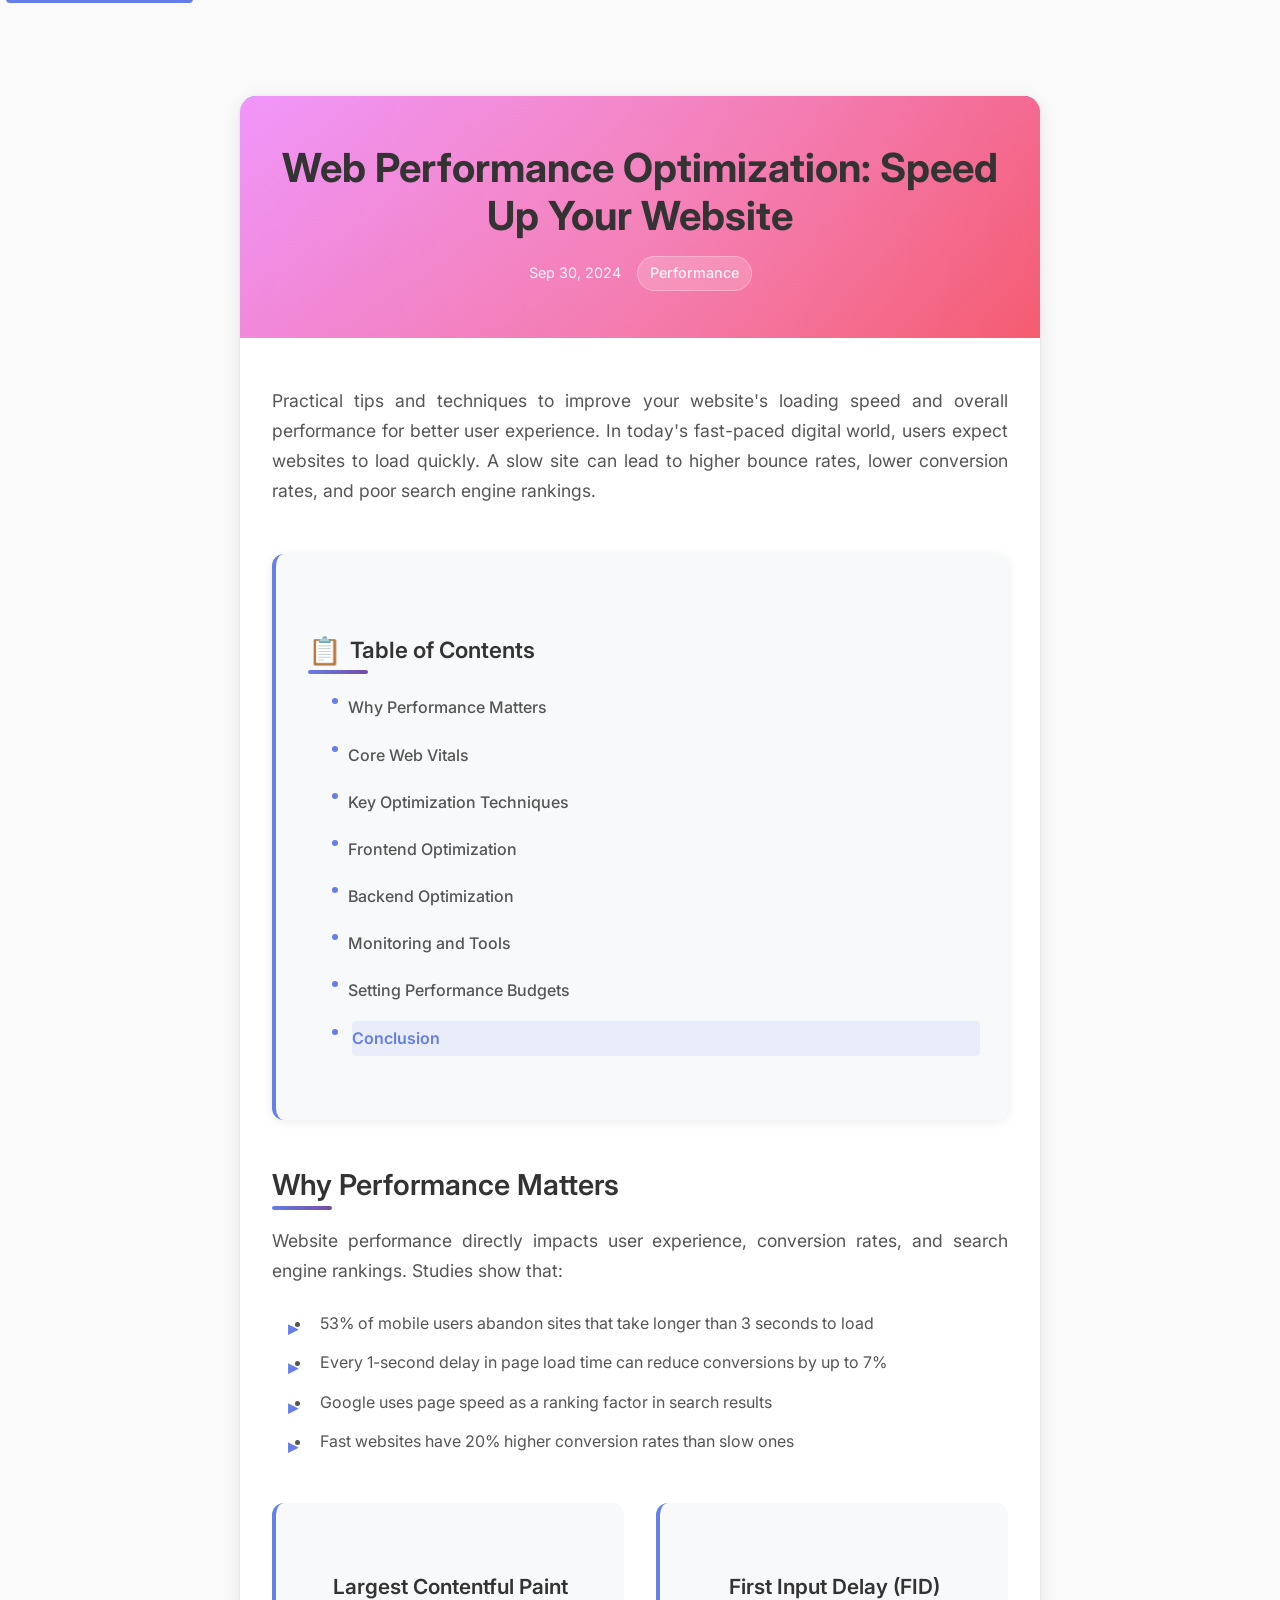
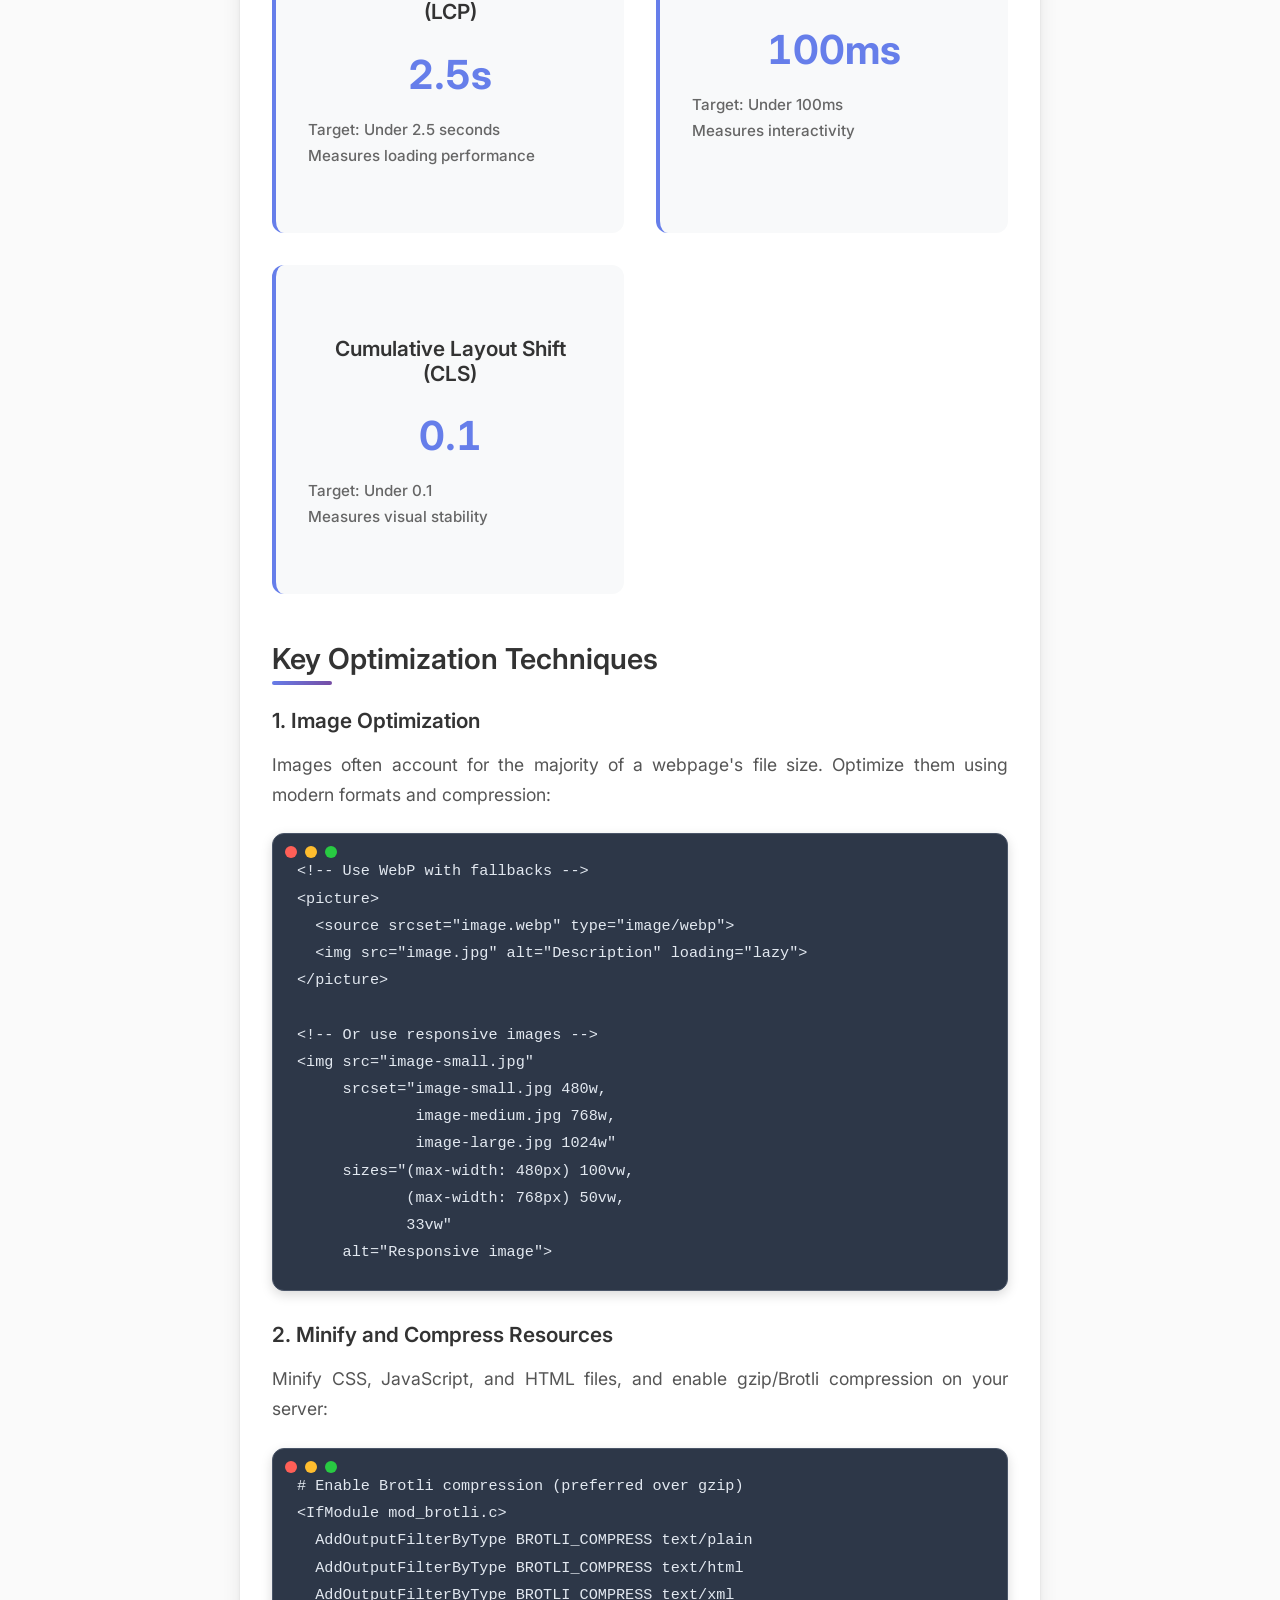
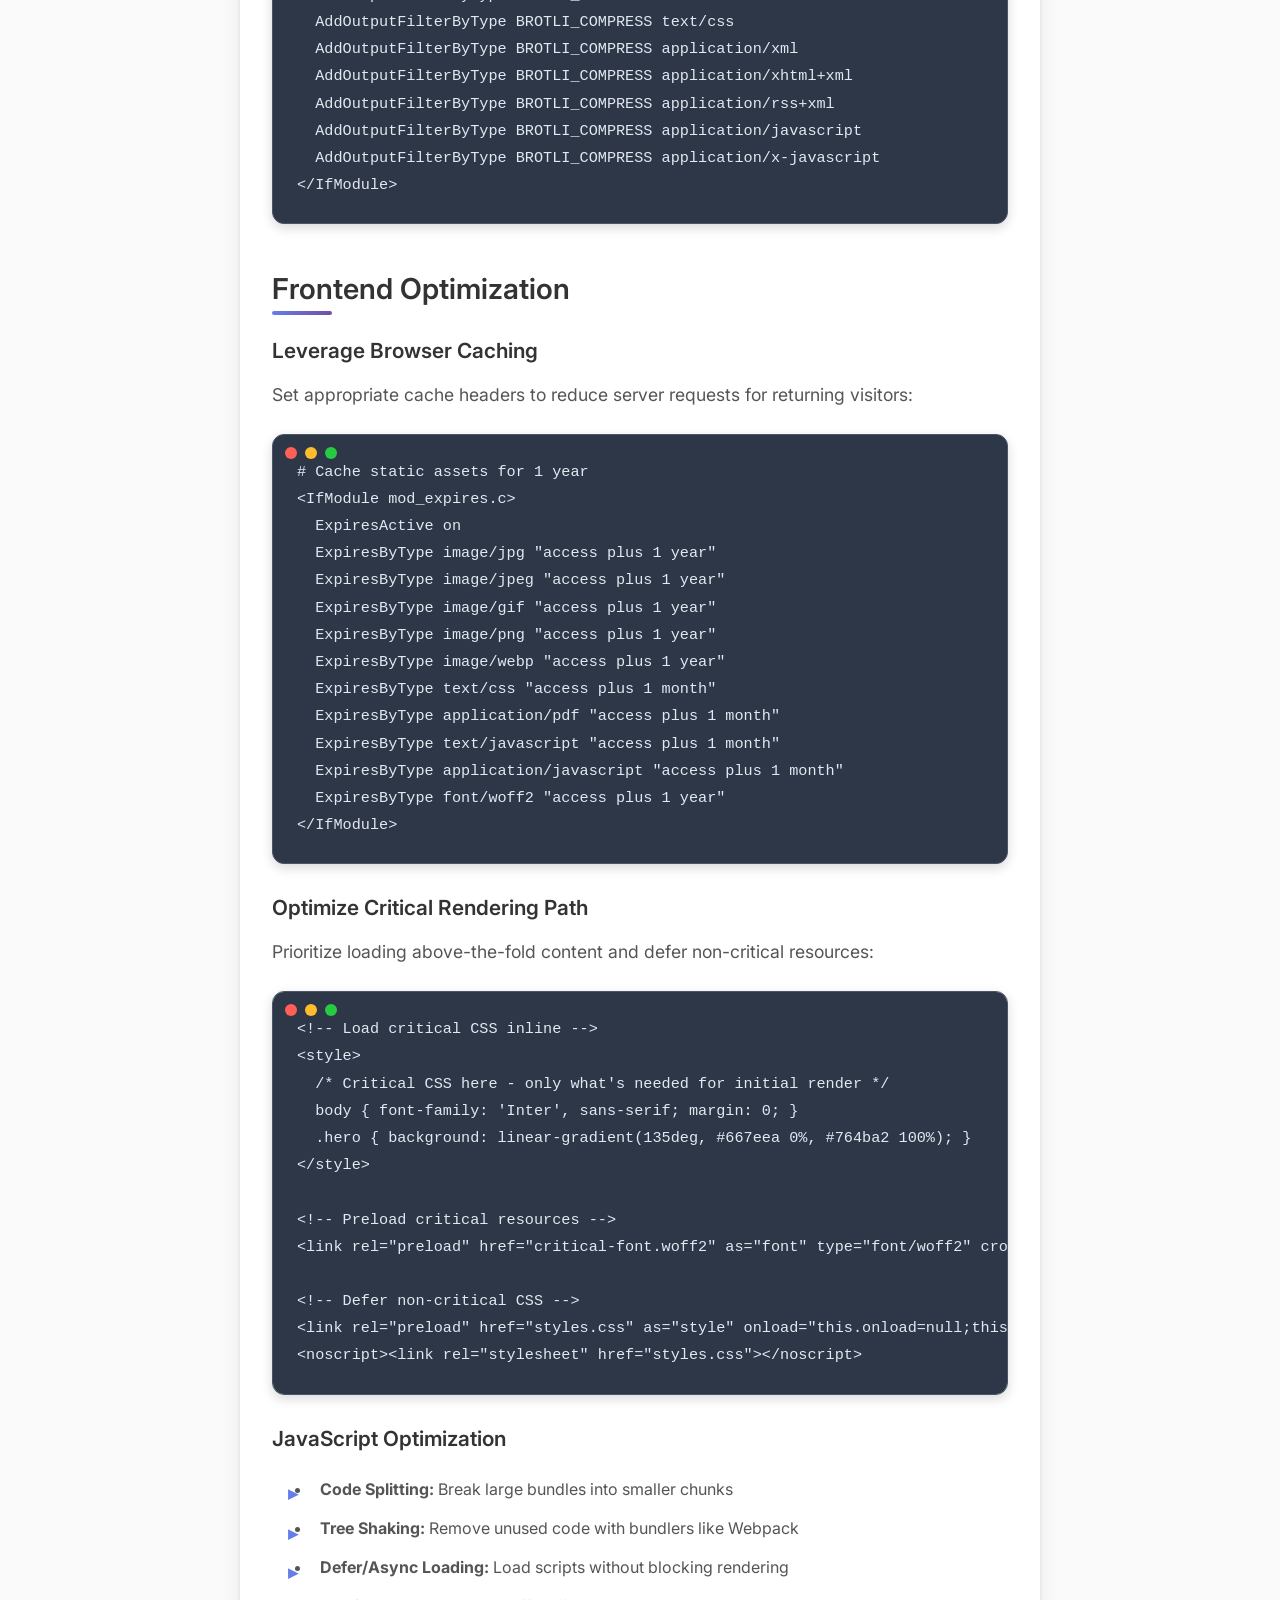
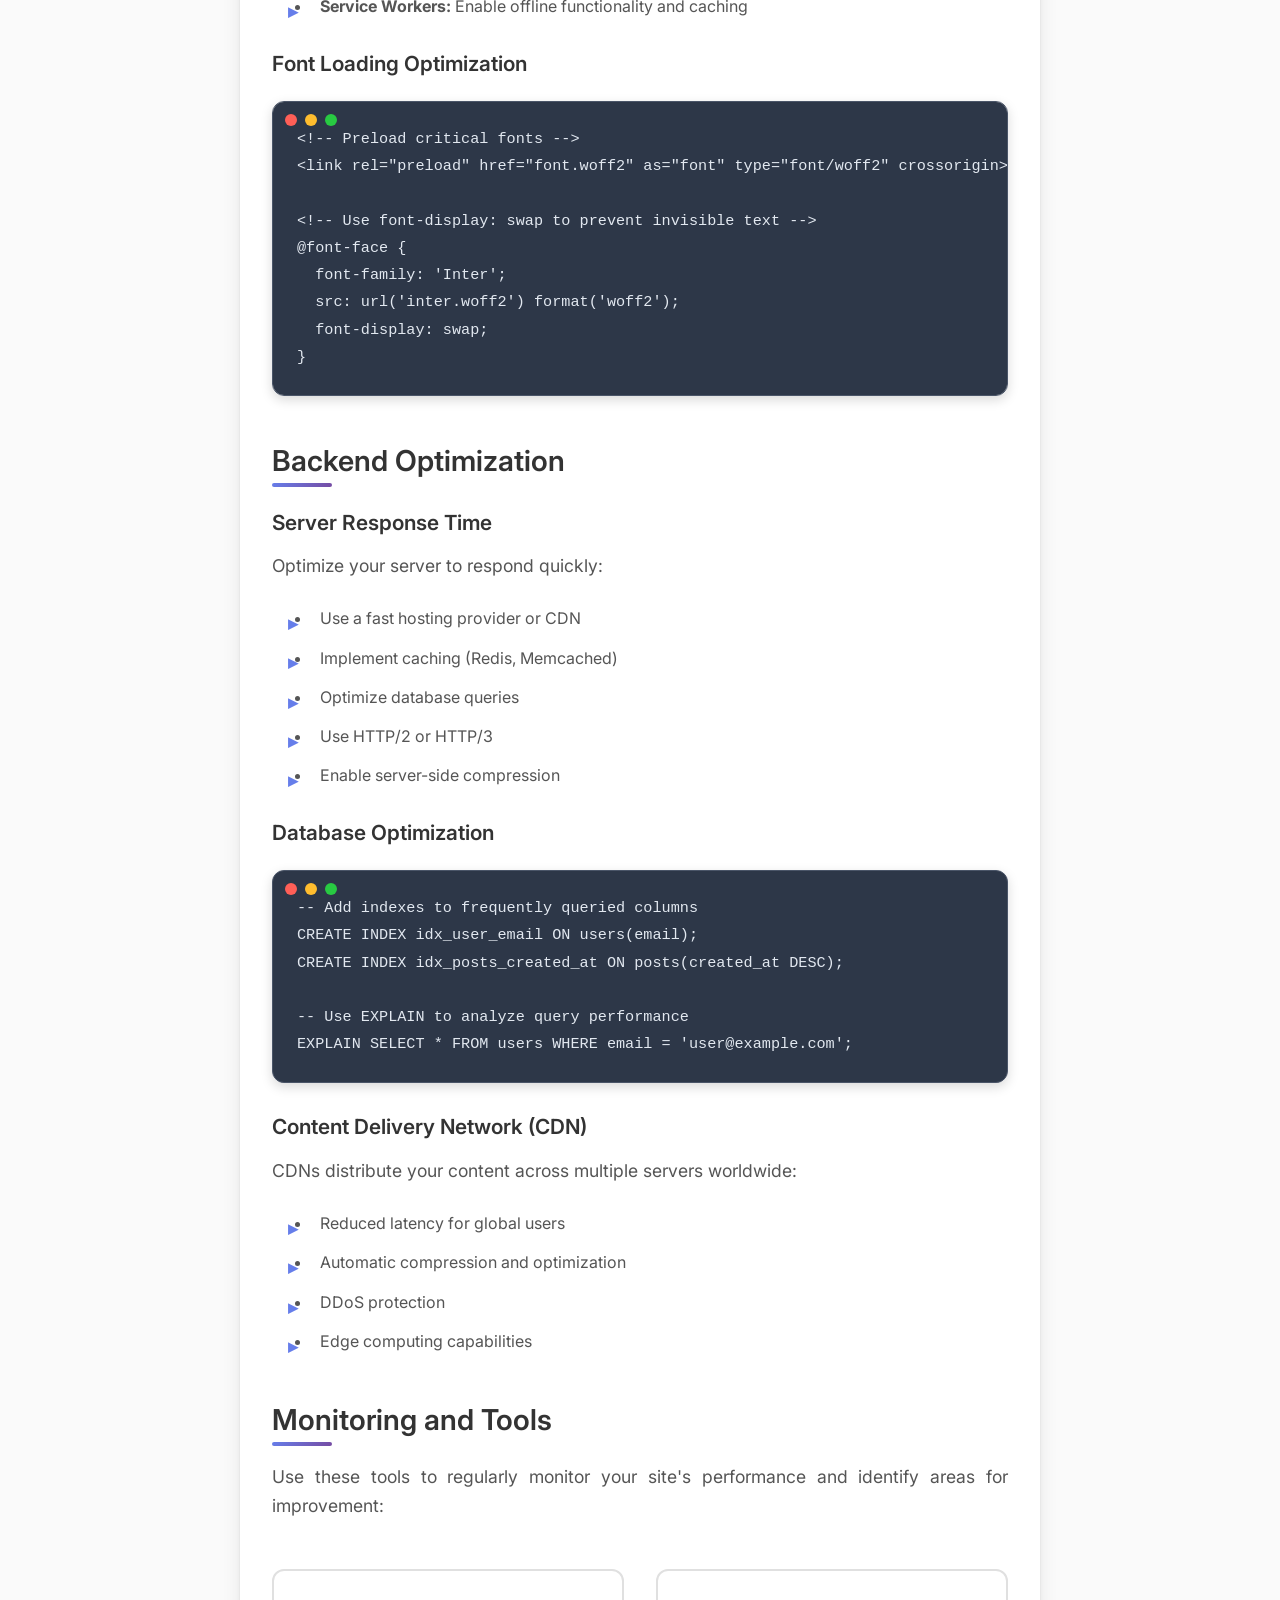
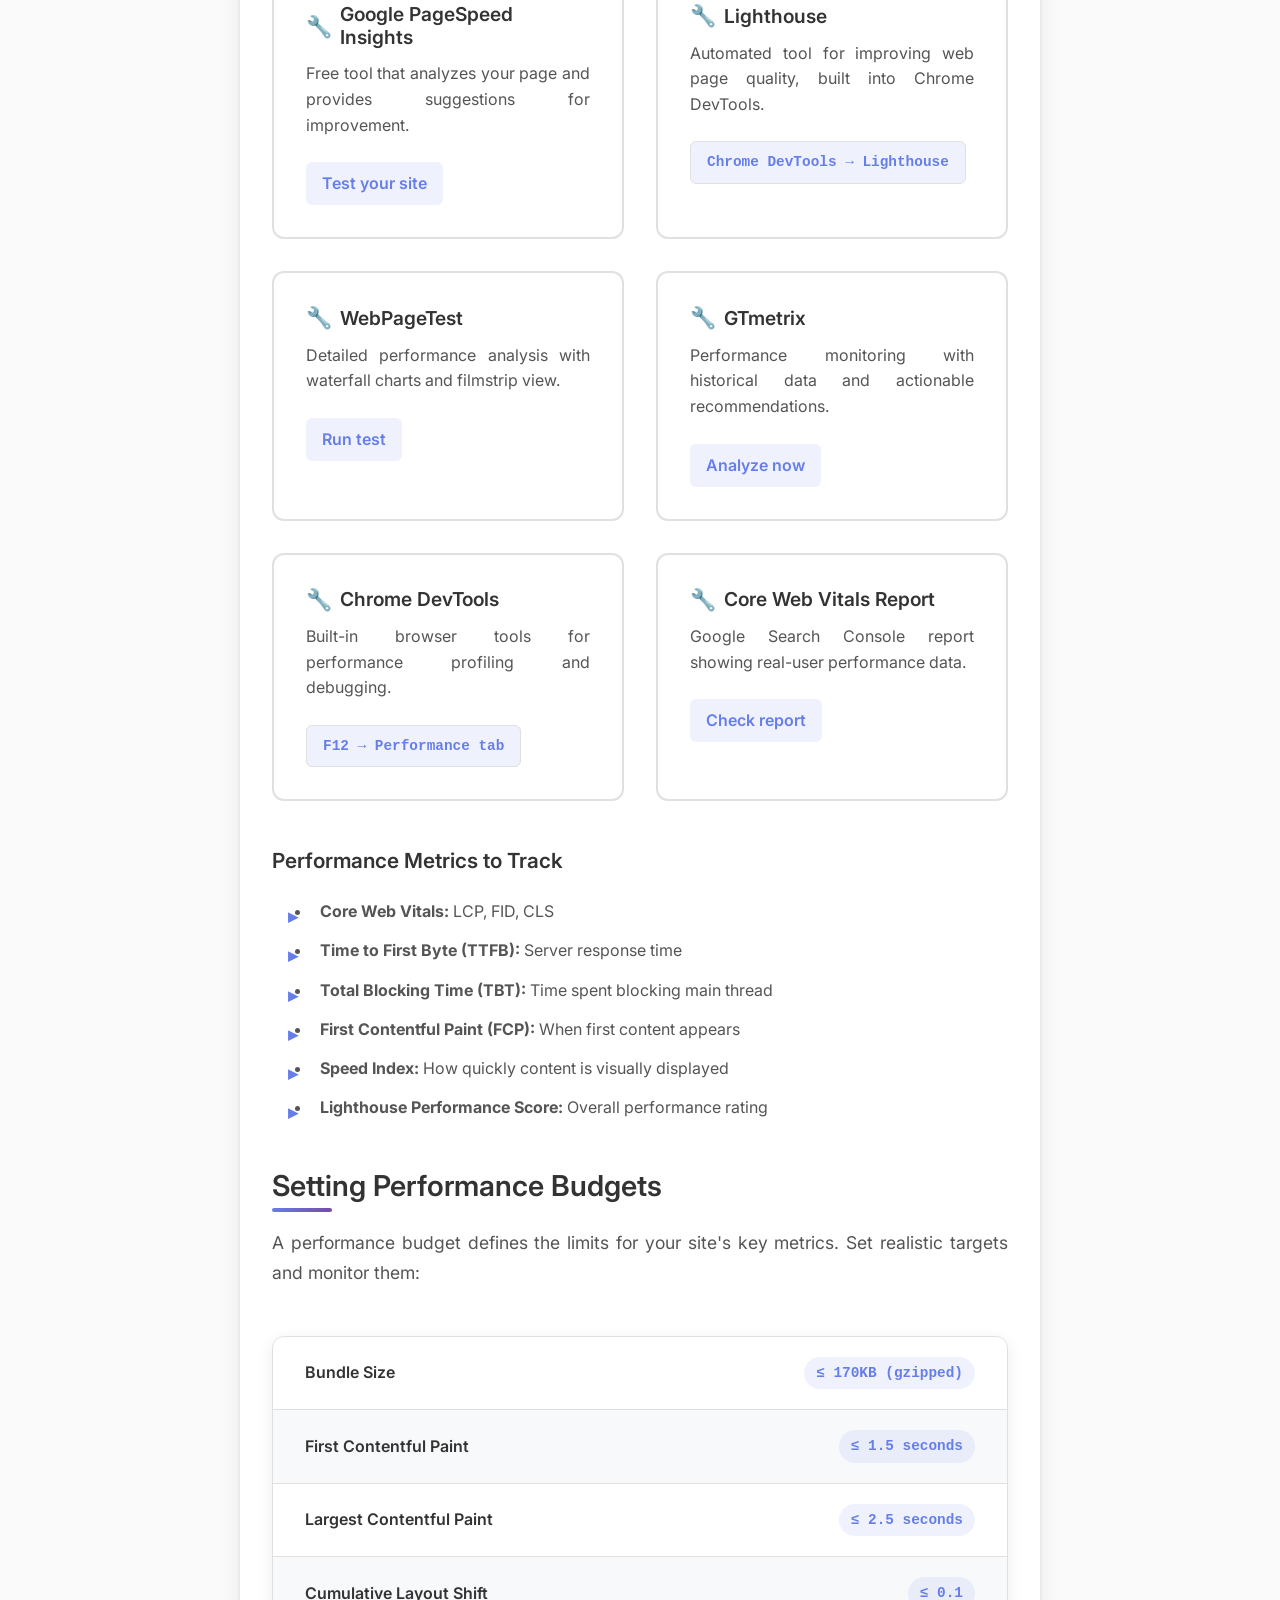
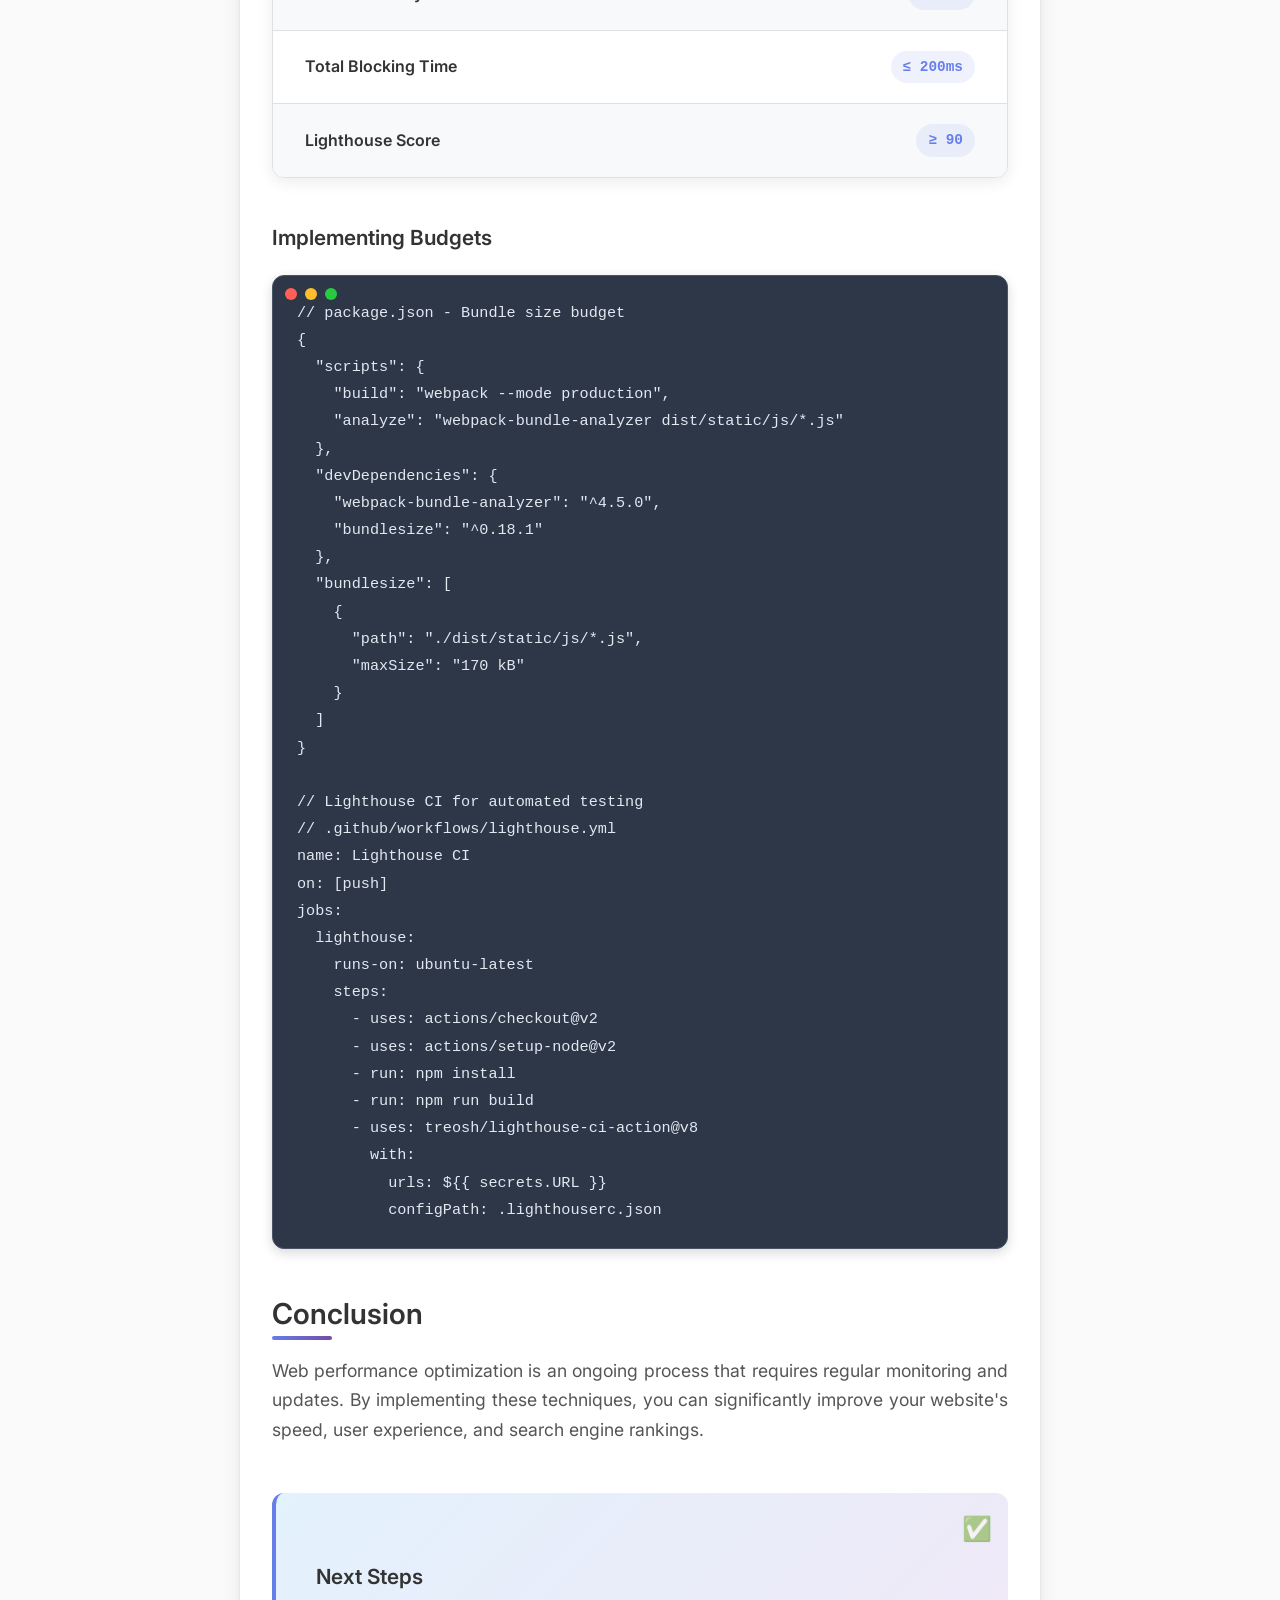
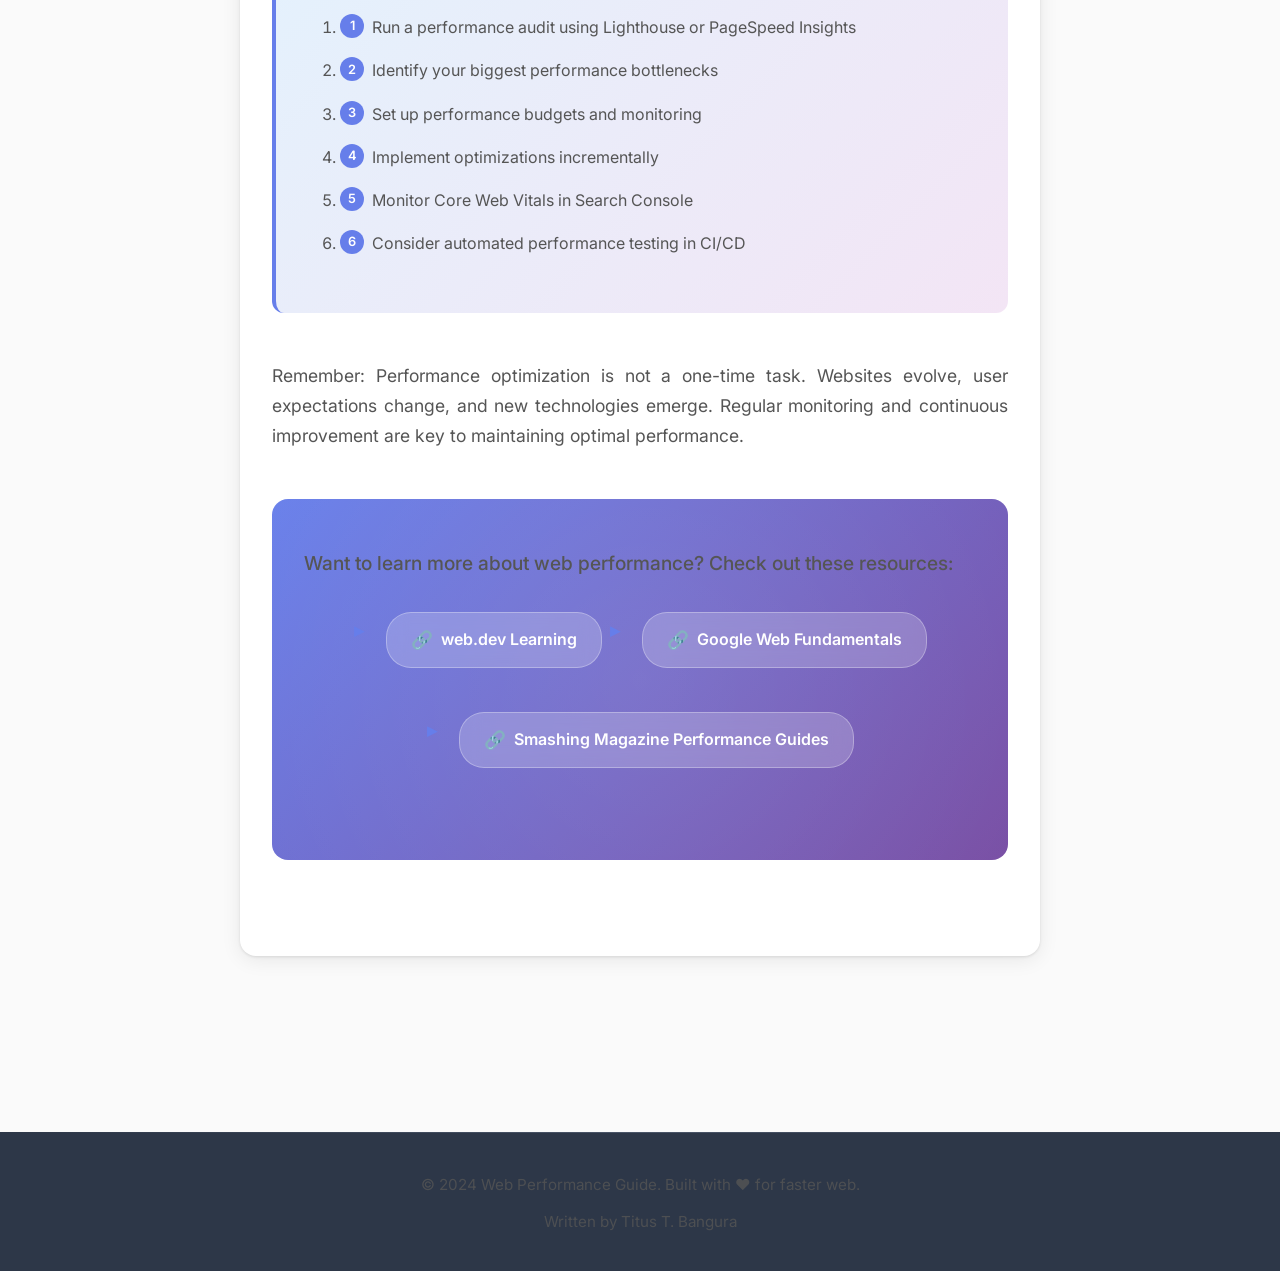
<file: webperformance.html>
<!DOCTYPE html>
<html lang="en">
<head>
    <meta charset="UTF-8">
    <meta name="viewport" content="width=device-width, initial-scale=1.0">
    <title>Web Performance Optimization: Speed Up Your Website | Performance Tips & Techniques</title>

    <!-- SEO Meta Tags -->
    <meta name="description" content="Practical tips and techniques to improve your website's loading speed and overall performance for better user experience. Learn optimization strategies, best practices, and tools.">
    <meta name="keywords" content="web performance, optimization, loading speed, user experience, website speed, performance tips, web development, optimization techniques">
    <meta name="author" content="Titus T. Bangura">
    <meta name="robots" content="index, follow">
    <meta name="language" content="English">
    <link rel="canonical" href="https://yourwebsite.com/web-performance-optimization">

    <!-- Open Graph / Facebook -->
    <meta property="og:type" content="article">
    <meta property="og:url" content="https://yourwebsite.com/web-performance-optimization">
    <meta property="og:title" content="Web Performance Optimization: Speed Up Your Website | Performance Tips & Techniques">
    <meta property="og:description" content="Practical tips and techniques to improve your website's loading speed and overall performance for better user experience. Learn optimization strategies.">
    <meta property="og:image" content="https://yourwebsite.com/images/web-performance-og.jpg">
    <meta property="og:site_name" content="Your Website Name">

    <!-- Twitter -->
    <meta property="twitter:card" content="summary_large_image">
    <meta property="twitter:url" content="https://yourwebsite.com/web-performance-optimization">
    <meta property="twitter:title" content="Web Performance Optimization: Speed Up Your Website | Performance Tips & Techniques">
    <meta property="twitter:description" content="Practical tips and techniques to improve your website's loading speed and overall performance for better user experience. Learn optimization strategies.">
    <meta property="twitter:image" content="https://yourwebsite.com/images/web-performance-twitter.jpg">

    <!-- Structured Data (JSON-LD) -->
    <script type="application/ld+json">
    {
        "@context": "https://schema.org",
        "@type": "Article",
        "headline": "Web Performance Optimization: Speed Up Your Website",
        "description": "Practical tips and techniques to improve your website's loading speed and overall performance for better user experience. Learn optimization strategies, best practices, and tools.",
        "image": "https://yourwebsite.com/images/web-performance-og.jpg",
        "datePublished": "2024-09-30",
        "author": {
            "@type": "Person",
            "name": "Titus T. Bangura",
            "jobTitle": "Diploma Software Engineer",
            "address": {
                "@type": "PostalAddress",
                "addressLocality": "Freetown",
                "addressCountry": "Sierra Leone"
            }
        },
        "publisher": {
            "@type": "Organization",
            "name": "Your Website Name"
        }
    }
    </script>

    <!-- Favicon and Icons -->
    <link rel="icon" type="image/x-icon" href="/favicon.ico">
    <link rel="apple-touch-icon" sizes="180x180" href="/apple-touch-icon.png">
    <link rel="icon" type="image/png" sizes="32x32" href="/favicon-32x32.png">
    <link rel="icon" type="image/png" sizes="16x16" href="/favicon-16x16.png">
    <link rel="manifest" href="/site.webmanifest">

    <!-- Fonts -->
    <link rel="preconnect" href="https://fonts.googleapis.com">
    <link rel="preconnect" href="https://fonts.gstatic.com" crossorigin>
    <link href="https://fonts.googleapis.com/css2?family=Inter:wght@300;400;500;600;700&display=swap" rel="stylesheet">

    <!-- Styles -->
    <link rel="stylesheet" href="webperformance.css">
</head>
<body>
    <a href="#main-content" class="skip-link">Skip to main content</a>
    <main id="main-content">
        <article class="content">
            <header class="article-header">
                <h1>Web Performance Optimization: Speed Up Your Website</h1>
                <div class="meta">
                    <time datetime="2024-09-30">Sep 30, 2024</time>
                    <span class="category">Performance</span>
                </div>
            </header>

            <div class="article-content">
                <p>Practical tips and techniques to improve your website's loading speed and overall performance for better user experience. In today's fast-paced digital world, users expect websites to load quickly. A slow site can lead to higher bounce rates, lower conversion rates, and poor search engine rankings.</p>

                <nav class="table-of-contents">
                    <h2>Table of Contents</h2>
                    <ul>
                        <li><a href="#why-performance-matters">Why Performance Matters</a></li>
                        <li><a href="#core-web-vitals">Core Web Vitals</a></li>
                        <li><a href="#optimization-techniques">Key Optimization Techniques</a></li>
                        <li><a href="#frontend-optimization">Frontend Optimization</a></li>
                        <li><a href="#backend-optimization">Backend Optimization</a></li>
                        <li><a href="#monitoring-tools">Monitoring and Tools</a></li>
                        <li><a href="#performance-budget">Setting Performance Budgets</a></li>
                        <li><a href="#conclusion">Conclusion</a></li>
                    </ul>
                </nav>
                
                <section id="why-performance-matters">
                    <h2>Why Performance Matters</h2>
                    <p>Website performance directly impacts user experience, conversion rates, and search engine rankings. Studies show that:</p>
                    <ul>
                        <li>53% of mobile users abandon sites that take longer than 3 seconds to load</li>
                        <li>Every 1-second delay in page load time can reduce conversions by up to 7%</li>
                        <li>Google uses page speed as a ranking factor in search results</li>
                        <li>Fast websites have 20% higher conversion rates than slow ones</li>
                    </ul>
                </section>

                <section id="core-web-vitals" class="performance-cards">
                    <div class="card">
                        <h3>Largest Contentful Paint (LCP)</h3>
                        <div class="metric">2.5s</div>
                        <p>Target: Under 2.5 seconds<br>Measures loading performance</p>
                    </div>
                    <div class="card">
                        <h3>First Input Delay (FID)</h3>
                        <div class="metric">100ms</div>
                        <p>Target: Under 100ms<br>Measures interactivity</p>
                    </div>
                    <div class="card">
                        <h3>Cumulative Layout Shift (CLS)</h3>
                        <div class="metric">0.1</div>
                        <p>Target: Under 0.1<br>Measures visual stability</p>
                    </div>
                </section>

                <section id="optimization-techniques">
                    <h2>Key Optimization Techniques</h2>
                    <h3>1. Image Optimization</h3>
                    <p>Images often account for the majority of a webpage's file size. Optimize them using modern formats and compression:</p>
                    <pre><code>&lt;!-- Use WebP with fallbacks --&gt;
&lt;picture&gt;
  &lt;source srcset="image.webp" type="image/webp"&gt;
  &lt;img src="image.jpg" alt="Description" loading="lazy"&gt;
&lt;/picture&gt;

&lt;!-- Or use responsive images --&gt;
&lt;img src="image-small.jpg"
     srcset="image-small.jpg 480w,
             image-medium.jpg 768w,
             image-large.jpg 1024w"
     sizes="(max-width: 480px) 100vw,
            (max-width: 768px) 50vw,
            33vw"
     alt="Responsive image"&gt;</code></pre>

                    <h3>2. Minify and Compress Resources</h3>
                    <p>Minify CSS, JavaScript, and HTML files, and enable gzip/Brotli compression on your server:</p>
                    <pre><code># Enable Brotli compression (preferred over gzip)
&lt;IfModule mod_brotli.c&gt;
  AddOutputFilterByType BROTLI_COMPRESS text/plain
  AddOutputFilterByType BROTLI_COMPRESS text/html
  AddOutputFilterByType BROTLI_COMPRESS text/xml
  AddOutputFilterByType BROTLI_COMPRESS text/css
  AddOutputFilterByType BROTLI_COMPRESS application/xml
  AddOutputFilterByType BROTLI_COMPRESS application/xhtml+xml
  AddOutputFilterByType BROTLI_COMPRESS application/rss+xml
  AddOutputFilterByType BROTLI_COMPRESS application/javascript
  AddOutputFilterByType BROTLI_COMPRESS application/x-javascript
&lt;/IfModule&gt;</code></pre>
                </section>

                <section id="frontend-optimization">
                    <h2>Frontend Optimization</h2>
                    
                    <h3>Leverage Browser Caching</h3>
                    <p>Set appropriate cache headers to reduce server requests for returning visitors:</p>
                    <pre><code># Cache static assets for 1 year
&lt;IfModule mod_expires.c&gt;
  ExpiresActive on
  ExpiresByType image/jpg "access plus 1 year"
  ExpiresByType image/jpeg "access plus 1 year"
  ExpiresByType image/gif "access plus 1 year"
  ExpiresByType image/png "access plus 1 year"
  ExpiresByType image/webp "access plus 1 year"
  ExpiresByType text/css "access plus 1 month"
  ExpiresByType application/pdf "access plus 1 month"
  ExpiresByType text/javascript "access plus 1 month"
  ExpiresByType application/javascript "access plus 1 month"
  ExpiresByType font/woff2 "access plus 1 year"
&lt;/IfModule&gt;</code></pre>

                    <h3>Optimize Critical Rendering Path</h3>
                    <p>Prioritize loading above-the-fold content and defer non-critical resources:</p>
                    <pre><code>&lt;!-- Load critical CSS inline --&gt;
&lt;style&gt;
  /* Critical CSS here - only what's needed for initial render */
  body { font-family: 'Inter', sans-serif; margin: 0; }
  .hero { background: linear-gradient(135deg, #667eea 0%, #764ba2 100%); }
&lt;/style&gt;

&lt;!-- Preload critical resources --&gt;
&lt;link rel="preload" href="critical-font.woff2" as="font" type="font/woff2" crossorigin&gt;

&lt;!-- Defer non-critical CSS --&gt;
&lt;link rel="preload" href="styles.css" as="style" onload="this.onload=null;this.rel='stylesheet'"&gt;
&lt;noscript&gt;&lt;link rel="stylesheet" href="styles.css"&gt;&lt;/noscript&gt;</code></pre>

                    <h3>JavaScript Optimization</h3>
                    <ul>
                        <li><strong>Code Splitting:</strong> Break large bundles into smaller chunks</li>
                        <li><strong>Tree Shaking:</strong> Remove unused code with bundlers like Webpack</li>
                        <li><strong>Defer/Async Loading:</strong> Load scripts without blocking rendering</li>
                        <li><strong>Service Workers:</strong> Enable offline functionality and caching</li>
                    </ul>

                    <h3>Font Loading Optimization</h3>
                    <pre><code>&lt;!-- Preload critical fonts --&gt;
&lt;link rel="preload" href="font.woff2" as="font" type="font/woff2" crossorigin&gt;

&lt;!-- Use font-display: swap to prevent invisible text --&gt;
@font-face {
  font-family: 'Inter';
  src: url('inter.woff2') format('woff2');
  font-display: swap;
}</code></pre>
                </section>

                <section id="backend-optimization">
                    <h2>Backend Optimization</h2>
                    
                    <h3>Server Response Time</h3>
                    <p>Optimize your server to respond quickly:</p>
                    <ul>
                        <li>Use a fast hosting provider or CDN</li>
                        <li>Implement caching (Redis, Memcached)</li>
                        <li>Optimize database queries</li>
                        <li>Use HTTP/2 or HTTP/3</li>
                        <li>Enable server-side compression</li>
                    </ul>

                    <h3>Database Optimization</h3>
                    <pre><code>-- Add indexes to frequently queried columns
CREATE INDEX idx_user_email ON users(email);
CREATE INDEX idx_posts_created_at ON posts(created_at DESC);

-- Use EXPLAIN to analyze query performance
EXPLAIN SELECT * FROM users WHERE email = 'user@example.com';</code></pre>

                    <h3>Content Delivery Network (CDN)</h3>
                    <p>CDNs distribute your content across multiple servers worldwide:</p>
                    <ul>
                        <li>Reduced latency for global users</li>
                        <li>Automatic compression and optimization</li>
                        <li>DDoS protection</li>
                        <li>Edge computing capabilities</li>
                    </ul>
                </section>

                <section id="monitoring-tools">
                    <h2>Monitoring and Tools</h2>
                    <p>Use these tools to regularly monitor your site's performance and identify areas for improvement:</p>
                    
                    <div class="tools-grid">
                        <div class="tool-card">
                            <h4>Google PageSpeed Insights</h4>
                            <p>Free tool that analyzes your page and provides suggestions for improvement.</p>
                            <a href="https://pagespeed.web.dev/" target="_blank" rel="noopener">Test your site</a>
                        </div>
                        
                        <div class="tool-card">
                            <h4>Lighthouse</h4>
                            <p>Automated tool for improving web page quality, built into Chrome DevTools.</p>
                            <code>Chrome DevTools → Lighthouse</code>
                        </div>
                        
                        <div class="tool-card">
                            <h4>WebPageTest</h4>
                            <p>Detailed performance analysis with waterfall charts and filmstrip view.</p>
                            <a href="https://www.webpagetest.org/" target="_blank" rel="noopener">Run test</a>
                        </div>
                        
                        <div class="tool-card">
                            <h4>GTmetrix</h4>
                            <p>Performance monitoring with historical data and actionable recommendations.</p>
                            <a href="https://gtmetrix.com/" target="_blank" rel="noopener">Analyze now</a>
                        </div>
                        
                        <div class="tool-card">
                            <h4>Chrome DevTools</h4>
                            <p>Built-in browser tools for performance profiling and debugging.</p>
                            <code>F12 → Performance tab</code>
                        </div>
                        
                        <div class="tool-card">
                            <h4>Core Web Vitals Report</h4>
                            <p>Google Search Console report showing real-user performance data.</p>
                            <a href="https://search.google.com/search-console" target="_blank" rel="noopener">Check report</a>
                        </div>
                    </div>

                    <h3>Performance Metrics to Track</h3>
                    <ul>
                        <li><strong>Core Web Vitals:</strong> LCP, FID, CLS</li>
                        <li><strong>Time to First Byte (TTFB):</strong> Server response time</li>
                        <li><strong>Total Blocking Time (TBT):</strong> Time spent blocking main thread</li>
                        <li><strong>First Contentful Paint (FCP):</strong> When first content appears</li>
                        <li><strong>Speed Index:</strong> How quickly content is visually displayed</li>
                        <li><strong>Lighthouse Performance Score:</strong> Overall performance rating</li>
                    </ul>
                </section>

                <section id="performance-budget">
                    <h2>Setting Performance Budgets</h2>
                    <p>A performance budget defines the limits for your site's key metrics. Set realistic targets and monitor them:</p>
                    
                    <div class="budget-table">
                        <div class="budget-row">
                            <span class="metric-name">Bundle Size</span>
                            <span class="budget-value">≤ 170KB (gzipped)</span>
                        </div>
                        <div class="budget-row">
                            <span class="metric-name">First Contentful Paint</span>
                            <span class="budget-value">≤ 1.5 seconds</span>
                        </div>
                        <div class="budget-row">
                            <span class="metric-name">Largest Contentful Paint</span>
                            <span class="budget-value">≤ 2.5 seconds</span>
                        </div>
                        <div class="budget-row">
                            <span class="metric-name">Cumulative Layout Shift</span>
                            <span class="budget-value">≤ 0.1</span>
                        </div>
                        <div class="budget-row">
                            <span class="metric-name">Total Blocking Time</span>
                            <span class="budget-value">≤ 200ms</span>
                        </div>
                        <div class="budget-row">
                            <span class="metric-name">Lighthouse Score</span>
                            <span class="budget-value">≥ 90</span>
                        </div>
                    </div>

                    <h3>Implementing Budgets</h3>
                    <pre><code>// package.json - Bundle size budget
{
  "scripts": {
    "build": "webpack --mode production",
    "analyze": "webpack-bundle-analyzer dist/static/js/*.js"
  },
  "devDependencies": {
    "webpack-bundle-analyzer": "^4.5.0",
    "bundlesize": "^0.18.1"
  },
  "bundlesize": [
    {
      "path": "./dist/static/js/*.js",
      "maxSize": "170 kB"
    }
  ]
}

// Lighthouse CI for automated testing
// .github/workflows/lighthouse.yml
name: Lighthouse CI
on: [push]
jobs:
  lighthouse:
    runs-on: ubuntu-latest
    steps:
      - uses: actions/checkout@v2
      - uses: actions/setup-node@v2
      - run: npm install
      - run: npm run build
      - uses: treosh/lighthouse-ci-action@v8
        with:
          urls: ${{ secrets.URL }}
          configPath: .lighthouserc.json</code></pre>
                </section>

                <section id="conclusion">
                    <h2>Conclusion</h2>
                    <p>Web performance optimization is an ongoing process that requires regular monitoring and updates. By implementing these techniques, you can significantly improve your website's speed, user experience, and search engine rankings.</p>
                    
                    <div class="action-items">
                        <h3>Next Steps</h3>
                        <ol>
                            <li>Run a performance audit using Lighthouse or PageSpeed Insights</li>
                            <li>Identify your biggest performance bottlenecks</li>
                            <li>Set up performance budgets and monitoring</li>
                            <li>Implement optimizations incrementally</li>
                            <li>Monitor Core Web Vitals in Search Console</li>
                            <li>Consider automated performance testing in CI/CD</li>
                        </ol>
                    </div>
                    
                    <p>Remember: Performance optimization is not a one-time task. Websites evolve, user expectations change, and new technologies emerge. Regular monitoring and continuous improvement are key to maintaining optimal performance.</p>
                    
                    <div class="cta">
                        <p>Want to learn more about web performance? Check out these resources:</p>
                        <ul>
                            <li><a href="https://web.dev/learn/" target="_blank" rel="noopener">web.dev Learning</a></li>
                            <li><a href="https://developers.google.com/web/fundamentals" target="_blank" rel="noopener">Google Web Fundamentals</a></li>
                            <li><a href="https://www.smashingmagazine.com/guides/" target="_blank" rel="noopener">Smashing Magazine Performance Guides</a></li>
                        </ul>
                    </div>
                </section>
            </div>
        </article>
    </main>

    <footer>
        <div class="container">
            <p>&copy; 2024 Web Performance Guide. Built with ❤️ for faster web.</p>
            <p>Written by Titus T. Bangura</p>
        </div>
    </footer>
    <!-- Scripts -->
    <script src="webperformance.js" defer></script>
</body>
</html>
</file>
<file: vendora-lite-project-page/styles.css>
:root{
  --bg:#07061a;
  --panel:#11102b;
  --panel-2:#17133b;
  --text:#f8f8ff;
  --muted:#b6b4c9;
  --purple:#7b2cff;
  --violet:#a46bff;
  --blue:#4f7cff;
  --border:rgba(255,255,255,.10);
  --shadow:0 24px 80px rgba(0,0,0,.35);
}
*{box-sizing:border-box}
html{scroll-behavior:smooth}
body{
  margin:0;
  color:var(--text);
  background:
    radial-gradient(circle at 85% 5%, rgba(123,44,255,.22), transparent 24rem),
    radial-gradient(circle at 10% 40%, rgba(79,124,255,.13), transparent 28rem),
    var(--bg);
  font-family:Inter,system-ui,-apple-system,BlinkMacSystemFont,"Segoe UI",sans-serif;
  line-height:1.6;
}
a{color:inherit;text-decoration:none}
img{display:block;max-width:100%}
.site-header{
  width:min(1180px,calc(100% - 40px));
  margin:20px auto 0;
  padding:14px 18px;
  display:flex;
  align-items:center;
  justify-content:space-between;
  gap:22px;
  position:sticky;
  top:12px;
  z-index:20;
  border:1px solid var(--border);
  border-radius:20px;
  background:rgba(8,7,27,.78);
  backdrop-filter:blur(18px);
}
.brand{display:flex;align-items:center;gap:10px;font-weight:800}
.brand-mark{
  width:36px;height:36px;border-radius:12px;display:grid;place-items:center;
  background:linear-gradient(135deg,var(--blue),var(--purple));
  box-shadow:0 10px 30px rgba(123,44,255,.35)
}
nav{display:flex;gap:26px;color:var(--muted);font-size:.94rem}
nav a:hover{color:white}
.small-cta,.primary-btn,.secondary-btn{
  display:inline-flex;align-items:center;justify-content:center;
  border-radius:14px;font-weight:700;transition:.2s ease;
}
.small-cta{padding:10px 15px;background:white;color:#0b0920}
.primary-btn{
  padding:14px 20px;
  background:linear-gradient(135deg,var(--purple),var(--blue));
  box-shadow:0 14px 34px rgba(105,55,255,.3)
}
.secondary-btn{padding:13px 19px;border:1px solid var(--border);background:rgba(255,255,255,.04)}
.primary-btn:hover,.secondary-btn:hover,.small-cta:hover{transform:translateY(-2px)}
.hero{
  width:min(1240px,calc(100% - 40px));
  min-height:760px;
  margin:38px auto 0;
  position:relative;
  display:grid;
  grid-template-columns:.9fr 1.15fr;
  align-items:center;
  gap:42px;
  overflow:hidden;
  border:1px solid var(--border);
  border-radius:34px;
  padding:70px 56px;
  background:linear-gradient(135deg,rgba(22,18,61,.98),rgba(9,8,28,.96));
  box-shadow:var(--shadow)
}
.hero-glow{position:absolute;border-radius:50%;filter:blur(8px);pointer-events:none}
.glow-one{width:420px;height:420px;background:rgba(123,44,255,.23);right:-110px;top:-140px}
.glow-two{width:300px;height:300px;background:rgba(79,124,255,.14);left:-100px;bottom:-120px}
.hero-copy,.hero-media{position:relative;z-index:1}
.eyebrow{
  display:inline-block;
  color:#c7b3ff;
  text-transform:uppercase;
  letter-spacing:.16em;
  font-size:.75rem;
  font-weight:800
}
h1,h2,h3{font-family:Manrope,Inter,sans-serif;line-height:1.08;margin-top:0}
h1{font-size:clamp(3.5rem,7vw,6.7rem);margin:20px 0 8px;letter-spacing:-.055em}
h1 span{background:linear-gradient(135deg,#b880ff,#5d7dff);-webkit-background-clip:text;color:transparent}
.hero-lead{font-size:clamp(1.35rem,2.3vw,2rem);font-weight:700;margin:0 0 15px}
.hero-text{max-width:600px;color:var(--muted);font-size:1.05rem}
.hero-actions{display:flex;gap:12px;flex-wrap:wrap;margin:28px 0}
.hero-meta{display:grid;grid-template-columns:repeat(3,1fr);gap:12px;margin-top:35px}
.hero-meta div{padding:15px;border:1px solid var(--border);background:rgba(255,255,255,.035);border-radius:16px}
.hero-meta strong,.hero-meta span{display:block}
.hero-meta span{color:var(--muted);font-size:.82rem}
.hero-media img{border-radius:24px;box-shadow:0 25px 90px rgba(0,0,0,.45)}
.section{
  width:min(1160px,calc(100% - 40px));
  margin:120px auto 0;
}
.section-heading{max-width:760px;margin-bottom:38px}
.section-heading h2,.founder-section h2{
  font-size:clamp(2.2rem,4.5vw,4rem);
  letter-spacing:-.04em;
  margin:12px 0
}
.section-heading p{color:var(--muted);font-size:1.05rem}
.overview-grid{display:grid;grid-template-columns:1.2fr .9fr .9fr;gap:18px}
.feature-card,.feature-grid article,.tech-grid div{
  background:linear-gradient(145deg,rgba(26,22,67,.92),rgba(14,13,39,.94));
  border:1px solid var(--border);
  border-radius:22px;
  padding:26px
}
.card-number{color:#a889ff;font-weight:800;font-size:.82rem}
.feature-card h3{font-size:1.5rem;margin:18px 0 10px}
.feature-card p,.feature-grid p,.timeline p{color:var(--muted)}
.feature-grid{display:grid;grid-template-columns:repeat(4,1fr);gap:16px}
.feature-grid article span{font-size:1.7rem}
.feature-grid h3{margin:14px 0 8px}
.tech-grid{display:grid;grid-template-columns:repeat(3,1fr);gap:16px}
.tech-grid div{display:flex;flex-direction:column;gap:5px}
.tech-grid strong{font-size:1.1rem}
.tech-grid span{color:var(--muted);font-size:.9rem}
.timeline{display:grid;gap:14px}
.timeline article{
  display:grid;grid-template-columns:60px 1fr;gap:20px;align-items:start;
  padding:22px;border:1px solid var(--border);border-radius:20px;background:rgba(255,255,255,.025)
}
.timeline article>span{
  width:48px;height:48px;border-radius:14px;display:grid;place-items:center;
  background:linear-gradient(135deg,var(--purple),var(--blue));font-weight:800
}
.timeline h3{margin:2px 0 5px}
.gallery{display:grid;grid-template-columns:repeat(3,1fr);gap:18px}
.gallery figure{
  margin:0;position:relative;overflow:hidden;border-radius:24px;
  background:var(--panel);border:1px solid var(--border);box-shadow:var(--shadow)
}
.gallery img{width:100%;aspect-ratio:9/16;object-fit:cover}
.gallery figcaption{
  position:absolute;left:15px;bottom:15px;padding:8px 12px;border-radius:12px;
  background:rgba(8,7,26,.75);backdrop-filter:blur(10px);font-weight:700
}
.founder-section{
  width:min(1160px,calc(100% - 40px));
  margin:120px auto 70px;
  padding:42px;
  border-radius:28px;
  display:flex;
  justify-content:space-between;
  align-items:end;
  gap:35px;
  background:linear-gradient(135deg,rgba(123,44,255,.25),rgba(79,124,255,.12));
  border:1px solid rgba(171,139,255,.25)
}
.founder-section p{max-width:700px;color:var(--muted)}
.founder-actions{display:flex;gap:12px;flex-wrap:wrap}
footer{
  width:min(1160px,calc(100% - 40px));margin:0 auto;padding:28px 0 40px;
  display:flex;justify-content:space-between;color:var(--muted);font-size:.9rem
}
@media(max-width:980px){
  nav{display:none}
  .hero{grid-template-columns:1fr;padding:48px 28px}
  .hero-media{order:-1}
  .overview-grid,.feature-grid{grid-template-columns:repeat(2,1fr)}
  .tech-grid,.gallery{grid-template-columns:repeat(2,1fr)}
  .founder-section{align-items:flex-start;flex-direction:column}
}
@media(max-width:640px){
  .site-header{width:min(100% - 20px,1180px)}
  .small-cta{display:none}
  .hero,.section,.founder-section,footer{width:calc(100% - 24px)}
  .hero{padding:36px 18px;min-height:auto}
  h1{font-size:3.6rem}
  .hero-meta,.overview-grid,.feature-grid,.tech-grid,.gallery{grid-template-columns:1fr}
  .section{margin-top:84px}
  .founder-section{padding:28px 20px}
  footer{flex-direction:column;gap:8px}
}
</file>
<file: Essential-javaScript.css>
/* CSS Custom Properties for JavaScript Theme */
:root {
    --primary-color: #f7df1e;
    --secondary-color: #323330;
    --accent-color: #61dafb;
    --accent-secondary: #21a3c4;
    --text-primary: #2d3748;
    --text-secondary: #4a5568;
    --text-muted: #718096;
    --bg-primary: #ffffff;
    --bg-secondary: #f7fafc;
    --bg-card: #ffffff;
    --bg-dark: #1a202c;
    --border-color: #e2e8f0;
    --shadow-light: rgba(0,0,0,0.08);
    --shadow-medium: rgba(0,0,0,0.1);
    --shadow-heavy: rgba(0,0,0,0.15);
    --gradient-primary: linear-gradient(135deg, var(--primary-color) 0%, var(--secondary-color) 100%);
    --gradient-accent: linear-gradient(135deg, var(--accent-color) 0%, var(--accent-secondary) 100%);
    --border-radius: 12px;
    --border-radius-sm: 8px;
    --border-radius-lg: 16px;
    --transition-fast: 0.2s ease;
    --transition-normal: 0.3s ease;
    --transition-slow: 0.5s ease;
}

/* Reset and Base Styles */
*,
*::before,
*::after {
    margin: 0;
    padding: 0;
    box-sizing: border-box;
}

html {
    scroll-behavior: smooth;
    font-size: 16px;
}

@media (prefers-reduced-motion: reduce) {
    html {
        scroll-behavior: auto;
    }

    *,
    *::before,
    *::after {
        animation-duration: 0.01ms !important;
        animation-iteration-count: 1 !important;
        transition-duration: 0.01ms !important;
    }
}

body {
    font-family: 'JetBrains Mono', 'SF Mono', 'Monaco', 'Inconsolata', 'Fira Code', 'Droid Sans Mono', 'Source Code Pro', 'Inter', -apple-system, BlinkMacSystemFont, 'Segoe UI', Roboto, 'Helvetica Neue', Arial, sans-serif;
    line-height: 1.7;
    color: var(--text-primary);
    background: var(--bg-primary);
    font-feature-settings: 'kern' 1, 'liga' 1;
    -webkit-font-smoothing: antialiased;
    -moz-osx-font-smoothing: grayscale;
}

/* Container */
.container {
    max-width: 1200px;
    margin: 0 auto;
    padding: 0 clamp(1rem, 4vw, 2rem);
}

/* Typography Scale */
h1, h2, h3, h4, h5, h6 {
    font-weight: 600;
    line-height: 1.2;
    margin-bottom: 1rem;
    color: var(--text-primary);
}

h1 { font-size: clamp(2rem, 5vw, 2.5rem); }
h2 { font-size: clamp(1.5rem, 4vw, 1.8rem); }
h3 { font-size: clamp(1.2rem, 3vw, 1.3rem); }
h4 { font-size: clamp(1.1rem, 2.5vw, 1.2rem); }

p {
    margin-bottom: 1.5rem;
    color: var(--text-secondary);
    font-size: 1.1rem;
}

/* Skip link for accessibility */
.skip-link {
    position: absolute;
    top: -40px;
    left: 6px;
    background: var(--primary-color);
    color: var(--text-primary);
    padding: 8px 16px;
    text-decoration: none;
    border-radius: 4px;
    z-index: 1000;
    transition: top var(--transition-fast);
    font-weight: 500;
}

.skip-link:focus {
    top: 6px;
}

/* Reading Progress Bar */
.reading-progress {
    position: fixed;
    top: 0;
    left: 0;
    width: 100%;
    height: 4px;
    background: rgba(255, 255, 255, 0.8);
    z-index: 1000;
    backdrop-filter: blur(10px);
}

.progress-bar {
    height: 100%;
    background: var(--gradient-primary);
    width: 0%;
    transition: width var(--transition-normal);
    border-radius: 0 2px 2px 0;
}

/* Main Content */
main {
    min-height: calc(100vh - 200px);
    padding: clamp(2rem, 5vw, 4rem) 0;
}

.content {
    background: var(--bg-card);
    border-radius: var(--border-radius-lg);
    box-shadow:
        0 4px 20px var(--shadow-light),
        0 1px 3px var(--shadow-medium);
    overflow: hidden;
    margin: 2rem auto;
    max-width: min(900px, 95vw);
    position: relative;
}

.content::before {
    content: '';
    position: absolute;
    top: 0;
    left: 0;
    right: 0;
    height: 4px;
    background: var(--gradient-primary);
}

/* Article Header */
.article-header {
    background: var(--gradient-accent);
    color: var(--text-primary);
    padding: clamp(2rem, 8vw, 3rem) clamp(1rem, 4vw, 2rem);
    text-align: center;
    position: relative;
    overflow: hidden;
}

.article-header::before {
    content: '';
    position: absolute;
    top: -50%;
    left: -50%;
    width: 200%;
    height: 200%;
    background: radial-gradient(circle, rgba(97, 218, 251, 0.1) 0%, transparent 70%);
    animation: pulse 4s ease-in-out infinite;
}

@keyframes pulse {
    0%, 100% { transform: scale(1); opacity: 0.3; }
    50% { transform: scale(1.05); opacity: 0.6; }
}

.article-header h1 {
    font-weight: 700;
    margin-bottom: 1rem;
    line-height: 1.2;
    position: relative;
    z-index: 1;
}

.meta {
    display: flex;
    justify-content: center;
    align-items: center;
    gap: 1rem;
    font-size: 0.9rem;
    opacity: 0.9;
    position: relative;
    z-index: 1;
}

.category {
    background: rgba(247, 223, 30, 0.2);
    backdrop-filter: blur(10px);
    padding: 0.25rem 0.75rem;
    border-radius: 20px;
    font-weight: 500;
    border: 1px solid rgba(247, 223, 30, 0.3);
}

/* Article Content */
.article-content {
    padding: clamp(2rem, 6vw, 3rem) clamp(1rem, 4vw, 2rem);
}

.article-content p {
    font-size: 1.1rem;
    margin-bottom: 1.5rem;
    color: var(--text-secondary);
    text-align: justify;
    hyphens: auto;
}

.article-content h2 {
    font-size: clamp(1.4rem, 3.5vw, 1.8rem);
    font-weight: 600;
    margin: 3rem 0 1.5rem 0;
    color: var(--text-primary);
    position: relative;
    scroll-margin-top: 2rem;
}

.article-content h2::after {
    content: '';
    position: absolute;
    bottom: -8px;
    left: 0;
    width: 60px;
    height: 4px;
    background: var(--gradient-primary);
    border-radius: 2px;
    transition: width var(--transition-normal);
}

.article-content h2:hover::after {
    width: 80px;
}

.article-content h3 {
    font-size: clamp(1.1rem, 2.5vw, 1.3rem);
    font-weight: 600;
    margin: 2rem 0 1rem 0;
    color: var(--text-primary);
    display: flex;
    align-items: center;
    gap: 0.5rem;
}

.article-content h3::before {
    content: '⚡';
    font-size: 1.1em;
}

.article-content ul {
    margin: 1.5rem 0 2rem 1.5rem;
    padding-left: 1rem;
}

.article-content li {
    margin-bottom: 0.75rem;
    position: relative;
    padding-left: 0.5rem;
    color: var(--text-secondary);
}

.article-content li::before {
    content: '▸';
    position: absolute;
    left: -1.5rem;
    top: 0.1em;
    color: var(--primary-color);
    font-weight: bold;
    font-size: 1.2em;
}

/* Table of Contents */
.table-of-contents {
    background: var(--bg-secondary);
    border-radius: var(--border-radius);
    padding: clamp(1.5rem, 4vw, 2rem);
    margin: 3rem 0;
    border-left: 4px solid var(--primary-color);
    position: sticky;
    top: 2rem;
    box-shadow: 0 2px 12px var(--shadow-light);
}

.table-of-contents h2 {
    margin-bottom: 1.5rem;
    font-size: 1.4rem;
    color: var(--text-primary);
    display: flex;
    align-items: center;
    gap: 0.5rem;
}

.table-of-contents h2::before {
    content: '📋';
    font-size: 1.2em;
}

.table-of-contents ul {
    list-style: none;
    padding: 0;
}

.table-of-contents li {
    margin-bottom: 0.75rem;
    position: relative;
    padding-left: 1rem;
}

.table-of-contents li::before {
    content: '';
    position: absolute;
    left: 0;
    top: 0.5rem;
    width: 6px;
    height: 6px;
    background: var(--primary-color);
    border-radius: 50%;
    transition: transform var(--transition-fast);
}

.table-of-contents li:hover::before {
    transform: scale(1.5);
}

.table-of-contents a {
    color: var(--text-secondary);
    text-decoration: none;
    transition: all var(--transition-fast);
    font-weight: 500;
    display: block;
    padding: 0.25rem 0;
    border-radius: 4px;
}

.table-of-contents a:hover,
.table-of-contents a.active {
    color: var(--primary-color);
    background: rgba(247, 223, 30, 0.1);
    transform: translateX(4px);
    font-weight: 600;
}

/* Code Blocks - Enhanced for JavaScript */
code {
    background: var(--bg-secondary);
    color: var(--primary-color);
    padding: 0.25rem 0.5rem;
    border-radius: 6px;
    font-family: 'JetBrains Mono', 'SF Mono', 'Monaco', 'Inconsolata', monospace;
    font-size: 0.9em;
    font-weight: 500;
    border: 1px solid var(--border-color);
    transition: all var(--transition-fast);
}

code:hover {
    background: rgba(247, 223, 30, 0.1);
    border-color: var(--primary-color);
    cursor: pointer;
}

pre {
    background: var(--bg-dark);
    color: #e2e8f0;
    padding: 1.5rem;
    border-radius: var(--border-radius);
    overflow-x: auto;
    margin: 1.5rem 0;
    position: relative;
    border: 1px solid #4a5568;
    box-shadow: 0 4px 12px var(--shadow-heavy);
    transition: all var(--transition-fast);
    animation: fadeInUp 0.6s ease-out forwards;
    opacity: 0;
    transform: translateY(20px);
}

@keyframes fadeInUp {
    to {
        opacity: 1;
        transform: translateY(0);
    }
}

pre:hover {
    border-color: var(--primary-color);
    box-shadow: 0 6px 20px rgba(247, 223, 30, 0.2);
}

.copy-button {
    position: absolute;
    top: 12px;
    right: 12px;
    background: rgba(247, 223, 30, 0.9);
    color: var(--text-primary);
    border: none;
    border-radius: 6px;
    padding: 0.5rem 0.75rem;
    font-size: 0.8rem;
    font-weight: 600;
    cursor: pointer;
    transition: all var(--transition-fast);
    opacity: 0;
    transform: translateY(-5px);
}

pre:hover .copy-button {
    opacity: 1;
    transform: translateY(0);
}

.copy-button:hover {
    background: var(--primary-color);
    transform: scale(1.05);
}

.copy-button:active {
    transform: scale(0.95);
}

.copy-button.copied {
    background: #28ca42;
    color: white;
}

.copy-button.copied::after {
    content: ' ✓';
}

.copy-button::before {
    content: 'Copy code';
    position: absolute;
    bottom: 100%;
    left: 50%;
    transform: translateX(-50%);
    background: var(--text-primary);
    color: var(--bg-primary);
    padding: 0.5rem;
    border-radius: 4px;
    font-size: 0.75rem;
    white-space: nowrap;
    opacity: 0;
    pointer-events: none;
    transition: opacity var(--transition-fast);
    margin-bottom: 5px;
}

.copy-button:hover::before {
    opacity: 1;
}

pre::before {
    content: '';
    position: absolute;
    top: 12px;
    left: 12px;
    width: 12px;
    height: 12px;
    border-radius: 50%;
    background: #ff5f57;
    box-shadow: 20px 0 0 #ffbd2e, 40px 0 0 #28ca42;
}

pre code {
    background: none;
    padding: 0;
    border: none;
    color: inherit;
    font-size: 0.95em;
    line-height: 1.6;
    counter-reset: line;
}

pre code::before {
    counter-increment: line;
    content: counter(line);
    display: inline-block;
    width: 2rem;
    margin-right: 1rem;
    text-align: right;
    color: #718096;
    font-size: 0.8em;
    user-select: none;
}

/* Call to Action */
.cta {
    background: var(--gradient-primary);
    color: var(--text-primary);
    border-radius: var(--border-radius-lg);
    padding: 3rem 2rem;
    margin: 3rem 0;
    text-align: center;
    position: relative;
    overflow: hidden;
}

.cta::before {
    content: '';
    position: absolute;
    top: -50%;
    left: -50%;
    width: 200%;
    height: 200%;
    background: radial-gradient(circle, rgba(247, 223, 30, 0.1) 0%, transparent 70%);
    animation: cta-glow 6s ease-in-out infinite;
}

@keyframes cta-glow {
    0%, 100% { transform: scale(1) rotate(0deg); opacity: 0.3; }
    50% { transform: scale(1.1) rotate(180deg); opacity: 0.6; }
}

.cta p {
    margin-bottom: 2rem;
    font-size: 1.2rem;
    font-weight: 500;
    position: relative;
    z-index: 1;
}

.cta ul {
    list-style: none;
    padding: 0;
    display: flex;
    justify-content: center;
    gap: 2rem;
    flex-wrap: wrap;
    position: relative;
    z-index: 1;
}

.cta a {
    color: var(--text-primary);
    text-decoration: none;
    font-weight: 600;
    padding: 0.75rem 1.5rem;
    border-radius: 25px;
    background: rgba(255,255,255,0.9);
    backdrop-filter: blur(10px);
    border: 1px solid rgba(255,255,255,0.3);
    transition: all var(--transition-normal);
    display: inline-flex;
    align-items: center;
    gap: 0.5rem;
}

.cta a::before {
    content: '🚀';
    font-size: 1.1em;
}

.cta a:hover {
    background: white;
    color: var(--primary-color);
    transform: translateY(-3px);
    box-shadow: 0 8px 20px rgba(0,0,0,0.2);
}

/* Footer */
footer {
    background: var(--bg-dark);
    color: #e2e8f0;
    padding: 2.5rem 0 1.5rem 0;
    text-align: center;
    margin-top: 5rem;
    position: relative;
}

footer::before {
    content: '';
    position: absolute;
    top: 0;
    left: 0;
    right: 0;
    height: 1px;
    background: linear-gradient(90deg, transparent, #4a5568, transparent);
}

footer p {
    margin-bottom: 0.75rem;
    opacity: 0.8;
    font-size: 0.95rem;
}

footer a {
    color: var(--primary-color);
    text-decoration: none;
    font-weight: 500;
    transition: color var(--transition-fast);
}

footer a:hover {
    color: #90cdf4;
    text-decoration: underline;
}

/* Performance Optimizations */
img {
    max-width: 100%;
    height: auto;
    display: block;
    border-radius: var(--border-radius-sm);
}

/* Focus states for accessibility */
a:focus-visible,
button:focus-visible {
    outline: 2px solid var(--primary-color);
    outline-offset: 3px;
    border-radius: 4px;
}

/* Print styles */
@media print {
    * {
        background: transparent !important;
        color: black !important;
        box-shadow: none !important;
        text-shadow: none !important;
    }

    a, a:visited {
        text-decoration: underline;
    }

    .no-print {
        display: none;
    }

    .content {
        box-shadow: none;
        border: 1px solid #ccc;
    }
}

/* Responsive Design */
@media (max-width: 768px) {
    .article-header h1 {
        font-size: clamp(1.8rem, 6vw, 2.2rem);
    }

    .article-content {
        padding: 2rem 1.5rem;
    }

    .table-of-contents {
        position: static;
        padding: 1.5rem;
        margin: 2rem 0;
    }

    .cta ul {
        flex-direction: column;
        gap: 1rem;
        align-items: center;
    }
}

@media (max-width: 480px) {
    .container {
        padding: 0 1rem;
    }

    .article-header {
        padding: 2rem 1rem;
    }

    .article-header h1 {
        font-size: clamp(1.6rem, 8vw, 2rem);
    }

    .meta {
        flex-direction: column;
        gap: 0.5rem;
    }

    .cta {
        padding: 2rem 1.5rem;
    }

    pre {
        padding: 1rem;
        font-size: 0.85em;
    }
}

/* High contrast mode support */
@media (prefers-contrast: high) {
    :root {
        --primary-color: #ffff00;
        --secondary-color: #000000;
        --text-primary: #ffffff;
        --text-secondary: #cccccc;
        --bg-primary: #000000;
        --bg-secondary: #333333;
        --bg-card: #000000;
        --bg-dark: #000000;
        --border-color: #ffffff;
    }
}

/* Dark mode support */
@media (prefers-color-scheme: dark) {
    :root {
        --text-primary: #f7fafc;
        --text-secondary: #e2e8f0;
        --text-muted: #a0aec0;
        --bg-primary: #1a202c;
        --bg-secondary: #2d3748;
        --bg-card: #1a202c;
        --bg-dark: #0f1419;
        --border-color: #4a5568;
        --shadow-light: rgba(0,0,0,0.3);
        --shadow-medium: rgba(0,0,0,0.4);
        --shadow-heavy: rgba(0,0,0,0.5);
    }

    .content {
        background: var(--bg-card);
        color: var(--text-primary);
    }
}

/* Loading animations for better perceived performance */
@keyframes fadeInUp {
    from {
        opacity: 0;
        transform: translateY(30px);
    }
    to {
        opacity: 1;
        transform: translateY(0);
    }
}

.article-content section {
    animation: fadeInUp 0.6s ease-out;
    animation-fill-mode: both;
}

.article-content section:nth-child(1) { animation-delay: 0.1s; }
.article-content section:nth-child(2) { animation-delay: 0.2s; }
.article-content section:nth-child(3) { animation-delay: 0.3s; }
.article-content section:nth-child(4) { animation-delay: 0.4s; }
.article-content section:nth-child(5) { animation-delay: 0.5s; }
.article-content section:nth-child(6) { animation-delay: 0.6s; }
.article-content section:nth-child(7) { animation-delay: 0.7s; }
.article-content section:nth-child(8) { animation-delay: 0.8s; }
.article-content section:nth-child(9) { animation-delay: 0.9s; }
.article-content section:nth-child(10) { animation-delay: 1.0s; }
.article-content section:nth-child(11) { animation-delay: 1.1s; }

/* Compatibility Grid Styles */
.compatibility-grid {
    display: grid;
    grid-template-columns: repeat(auto-fit, minmax(200px, 1fr));
    gap: 1.5rem;
    margin: 2rem 0;
}

.compat-item {
    background: var(--bg-card);
    border: 2px solid var(--border-color);
    border-radius: var(--border-radius);
    padding: 1.5rem;
    text-align: center;
    transition: all var(--transition-normal);
    box-shadow: 0 4px 6px var(--shadow-light);
}

.compat-item:hover {
    transform: translateY(-2px);
    box-shadow: 0 8px 25px var(--shadow-medium);
    border-color: var(--primary-color);
}

.compat-item h4 {
    color: var(--text-primary);
    margin-bottom: 0.5rem;
    font-size: 1.2rem;
    font-weight: 600;
}

.support-level {
    padding: 0.5rem 1rem;
    border-radius: var(--border-radius-sm);
    font-weight: 600;
    font-size: 0.9rem;
    text-transform: uppercase;
    letter-spacing: 0.5px;
}

.support-level.full {
    background: linear-gradient(135deg, #10b981 0%, #059669 100%);
    color: white;
}

.support-level.partial {
    background: linear-gradient(135deg, #f59e0b 0%, #d97706 100%);
    color: white;
}

.support-level.none {
    background: linear-gradient(135deg, #ef4444 0%, #dc2626 100%);
    color: white;
}

/* Advanced Features Section Enhancements */
#advanced-features h3 {
    color: var(--primary-color);
    margin-top: 2rem;
    margin-bottom: 1rem;
    font-size: 1.4rem;
    position: relative;
}

#advanced-features h3::before {
    content: '⚡';
    position: absolute;
    left: -2rem;
    top: 0;
    font-size: 1.2rem;
}

#browser-support {
    background: linear-gradient(135deg, var(--bg-secondary) 0%, var(--bg-primary) 100%);
    border-radius: var(--border-radius-lg);
    padding: 2rem;
    margin: 2rem 0;
}

#performance-tips {
    background: var(--bg-secondary);
    border-radius: var(--border-radius-lg);
    padding: 2rem;
    margin: 2rem 0;
}

#performance-tips h3 {
    color: var(--accent-color);
    margin-top: 1.5rem;
    margin-bottom: 1rem;
}

#performance-tips ul {
    margin: 1rem 0;
    padding-left: 1.5rem;
}

#performance-tips li {
    margin-bottom: 0.5rem;
    line-height: 1.6;
}

#performance-tips li strong {
    color: var(--primary-color);
}

/* Code block enhancements for advanced sections */
#advanced-features pre,
#browser-support pre,
#performance-tips pre {
    background: var(--bg-dark);
    border: 1px solid var(--primary-color);
    border-radius: var(--border-radius);
    position: relative;
}

#advanced-features pre::before,
#browser-support pre::before,
#performance-tips pre::before {
    content: 'JS';
    position: absolute;
    top: 0.5rem;
    right: 0.5rem;
    background: var(--primary-color);
    color: var(--secondary-color);
    padding: 0.2rem 0.5rem;
    border-radius: var(--border-radius-sm);
    font-size: 0.7rem;
    font-weight: bold;
    text-transform: uppercase;
    letter-spacing: 0.5px;
}

/* Enhanced focus states for accessibility */
.compat-item:focus-within,
.support-level:focus {
    outline: 2px solid var(--accent-color);
    outline-offset: 2px;
}

/* Search Functionality Styles */
.search-container {
    position: relative;
    max-width: 600px;
    margin: 2rem auto;
    display: flex;
    align-items: center;
    gap: 0.5rem;
}

#content-search {
    flex: 1;
    padding: 0.75rem 1rem;
    border: 2px solid var(--border-color);
    border-radius: var(--border-radius);
    font-size: 1rem;
    background: var(--bg-card);
    color: var(--text-primary);
    transition: all var(--transition-normal);
    outline: none;
}

#content-search:focus {
    border-color: var(--primary-color);
    box-shadow: 0 0 0 3px rgba(247, 223, 30, 0.1);
}

#clear-search {
    background: var(--secondary-color);
    color: var(--primary-color);
    border: none;
    border-radius: var(--border-radius-sm);
    padding: 0.5rem;
    cursor: pointer;
    font-size: 1rem;
    transition: all var(--transition-fast);
    display: none;
}

#clear-search:hover {
    background: var(--text-primary);
    transform: scale(1.1);
}

.search-results {
    position: absolute;
    top: 100%;
    left: 0;
    right: 0;
    background: var(--bg-card);
    border: 1px solid var(--border-color);
    border-radius: var(--border-radius);
    box-shadow: 0 4px 12px var(--shadow-medium);
    max-height: 300px;
    overflow-y: auto;
    z-index: 1000;
    display: none;
}

.search-results.show {
    display: block;
}

.search-result-item {
    padding: 0.75rem 1rem;
    border-bottom: 1px solid var(--border-color);
    cursor: pointer;
    transition: background-color var(--transition-fast);
}

.search-result-item:hover,
.search-result-item:focus {
    background: var(--bg-secondary);
    outline: none;
}

.search-result-item:last-child {
    border-bottom: none;
}

.search-result-title {
    font-weight: 600;
    color: var(--primary-color);
    margin-bottom: 0.25rem;
}

.search-result-preview {
    font-size: 0.9rem;
    color: var(--text-secondary);
    line-height: 1.4;
}

/* Highlight search terms */
.highlight {
    background: rgba(247, 223, 30, 0.3);
    padding: 0.1rem 0.2rem;
    border-radius: 2px;
    font-weight: 600;
}

/* Back to Top Button */
#back-to-top {
    position: fixed;
    bottom: 2rem;
    right: 2rem;
    width: 50px;
    height: 50px;
    background: var(--gradient-primary);
    color: var(--secondary-color);
    border: none;
    border-radius: 50%;
    cursor: pointer;
    opacity: 0;
    visibility: hidden;
    transition: all var(--transition-normal);
    box-shadow: 0 4px 12px var(--shadow-medium);
    z-index: 1000;
    display: flex;
    align-items: center;
    justify-content: center;
}

#back-to-top:hover {
    transform: translateY(-2px) scale(1.1);
    box-shadow: 0 6px 20px var(--shadow-heavy);
}

#back-to-top.show {
    opacity: 1;
    visibility: visible;
}

#back-to-top svg {
    width: 20px;
    height: 20px;
}

/* Print styles for documentation */
@media print {
    .compatibility-grid {
        grid-template-columns: repeat(2, 1fr);
        gap: 1rem;
    }
    
    .compat-item {
        break-inside: avoid;
        page-break-inside: avoid;
    }
    
    .search-container {
        display: none;
    }
    
    #back-to-top {
        display: none;
    }
}

/* Smooth transitions for interactive elements */
* {
    transition: border-color var(--transition-fast), box-shadow var(--transition-fast);
}

/* Further Resources Section Enhancements */
#resources {
    background: linear-gradient(135deg, var(--bg-secondary) 0%, var(--bg-primary) 100%);
    border-radius: var(--border-radius-lg);
    box-shadow: 0 2px 12px var(--shadow-light);
    padding: 2.5rem 2rem;
    margin: 3rem 0;
    border-left: 4px solid var(--primary-color);
}

#resources h2 {
    color: var(--primary-color);
    font-size: 1.5rem;
    margin-bottom: 1.5rem;
    display: flex;
    align-items: center;
    gap: 0.5rem;
}

#resources h2::before {
    content: '📚';
    font-size: 1.3em;
}

#resources ul {
    list-style: none;
    padding: 0;
    margin: 0;
}

#resources li {
    background: rgba(247, 223, 30, 0.08);
    border-radius: var(--border-radius-sm);
    margin-bottom: 1.2rem;
    padding: 1rem 1.5rem;
    font-size: 1.08rem;
    color: var(--text-secondary);
    box-shadow: 0 1px 4px var(--shadow-light);
    transition: background var(--transition-fast), box-shadow var(--transition-fast);
    display: flex;
    align-items: center;
    gap: 0.75rem;
}

#resources li:hover {
    background: var(--primary-color);
    color: var(--secondary-color);
    box-shadow: 0 4px 16px var(--shadow-medium);
}

#resources a {
    color: var(--secondary-color);
    font-weight: 600;
    text-decoration: none;
    transition: color var(--transition-fast);
    border-bottom: 2px solid var(--primary-color);
    padding-bottom: 2px;
}

#resources a:hover {
    color: var(--primary-color);
    border-bottom: 2px solid var(--secondary-color);
}
</file>
<file: react-beginners-guide.css>
/* CSS Custom Properties for JavaScript Theme */
:root {
    --primary-color: #f7df1e;
    --secondary-color: #323330;
    --accent-color: #61dafb;
    --accent-secondary: #21a3c4;
    --text-primary: #2d3748;
    --text-secondary: #4a5568;
    --text-muted: #718096;
    --bg-primary: #ffffff;
    --bg-secondary: #f7fafc;
    --bg-card: #ffffff;
    --bg-dark: #1a202c;
    --border-color: #e2e8f0;
    --shadow-light: rgba(0,0,0,0.08);
    --shadow-medium: rgba(0,0,0,0.1);
    --shadow-heavy: rgba(0,0,0,0.15);
    --gradient-primary: linear-gradient(135deg, var(--primary-color) 0%, var(--secondary-color) 100%);
    --gradient-accent: linear-gradient(135deg, var(--accent-color) 0%, var(--accent-secondary) 100%);
    --border-radius: 12px;
    --border-radius-sm: 8px;
    --border-radius-lg: 16px;
    --transition-fast: 0.2s ease;
    --transition-normal: 0.3s ease;
    --transition-slow: 0.5s ease;
}

/* Reset and Base Styles */
*,
*::before,
*::after {
    margin: 0;
    padding: 0;
    box-sizing: border-box;
}

html {
    scroll-behavior: smooth;
    font-size: 16px;
}

@media (prefers-reduced-motion: reduce) {
    html {
        scroll-behavior: auto;
    }

    *,
    *::before,
    *::after {
        animation-duration: 0.01ms !important;
        animation-iteration-count: 1 !important;
        transition-duration: 0.01ms !important;
    }
}

body {
    font-family: 'JetBrains Mono', 'SF Mono', 'Monaco', 'Inconsolata', 'Fira Code', 'Droid Sans Mono', 'Source Code Pro', 'Inter', -apple-system, BlinkMacSystemFont, 'Segoe UI', Roboto, 'Helvetica Neue', Arial, sans-serif;
    line-height: 1.7;
    color: var(--text-primary);
    background: var(--bg-primary);
    font-feature-settings: 'kern' 1, 'liga' 1;
    -webkit-font-smoothing: antialiased;
    -moz-osx-font-smoothing: grayscale;
}

/* Container */
.container {
    max-width: 1200px;
    margin: 0 auto;
    padding: 0 clamp(1rem, 4vw, 2rem);
}

/* Typography Scale */
h1, h2, h3, h4, h5, h6 {
    font-weight: 600;
    line-height: 1.2;
    margin-bottom: 1rem;
    color: var(--text-primary);
}

h1 { font-size: clamp(2rem, 5vw, 2.5rem); }
h2 { font-size: clamp(1.5rem, 4vw, 1.8rem); }
h3 { font-size: clamp(1.2rem, 3vw, 1.3rem); }
h4 { font-size: clamp(1.1rem, 2.5vw, 1.2rem); }

p {
    margin-bottom: 1.5rem;
    color: var(--text-secondary);
    font-size: 1.1rem;
}

/* Skip link for accessibility */
.skip-link {
    position: absolute;
    top: -40px;
    left: 6px;
    background: var(--primary-color);
    color: var(--text-primary);
    padding: 8px 16px;
    text-decoration: none;
    border-radius: 4px;
    z-index: 1000;
    transition: top var(--transition-fast);
    font-weight: 500;
}

.skip-link:focus {
    top: 6px;
}

/* Reading Progress Bar */
.reading-progress {
    position: fixed;
    top: 0;
    left: 0;
    width: 100%;
    height: 4px;
    background: rgba(255, 255, 255, 0.8);
    z-index: 1000;
    backdrop-filter: blur(10px);
}

.progress-bar {
    height: 100%;
    background: var(--gradient-primary);
    width: 0%;
    transition: width var(--transition-normal);
    border-radius: 0 2px 2px 0;
}

/* Main Content */
main {
    min-height: calc(100vh - 200px);
    padding: clamp(2rem, 5vw, 4rem) 0;
}

.content {
    background: var(--bg-card);
    border-radius: var(--border-radius-lg);
    box-shadow:
        0 4px 20px var(--shadow-light),
        0 1px 3px var(--shadow-medium);
    overflow: hidden;
    margin: 2rem auto;
    max-width: min(900px, 95vw);
    position: relative;
}

.content::before {
    content: '';
    position: absolute;
    top: 0;
    left: 0;
    right: 0;
    height: 4px;
    background: var(--gradient-primary);
}

/* Article Header */
.article-header {
    background: var(--gradient-accent);
    color: var(--text-primary);
    padding: clamp(2rem, 8vw, 3rem) clamp(1rem, 4vw, 2rem);
    text-align: center;
    position: relative;
    overflow: hidden;
}

.article-header::before {
    content: '';
    position: absolute;
    top: -50%;
    left: -50%;
    width: 200%;
    height: 200%;
    background: radial-gradient(circle, rgba(97, 218, 251, 0.1) 0%, transparent 70%);
    animation: pulse 4s ease-in-out infinite;
}

@keyframes pulse {
    0%, 100% { transform: scale(1); opacity: 0.3; }
    50% { transform: scale(1.05); opacity: 0.6; }
}

.article-header h1 {
    font-weight: 700;
    margin-bottom: 1rem;
    line-height: 1.2;
    position: relative;
    z-index: 1;
}

.meta {
    display: flex;
    justify-content: center;
    align-items: center;
    gap: 1rem;
    font-size: 0.9rem;
    opacity: 0.9;
    position: relative;
    z-index: 1;
}

.category {
    background: rgba(247, 223, 30, 0.2);
    backdrop-filter: blur(10px);
    padding: 0.25rem 0.75rem;
    border-radius: 20px;
    font-weight: 500;
    border: 1px solid rgba(247, 223, 30, 0.3);
}

/* Article Content */
.article-content {
    padding: clamp(2rem, 6vw, 3rem) clamp(1rem, 4vw, 2rem);
}

.article-content p {
    font-size: 1.1rem;
    margin-bottom: 1.5rem;
    color: var(--text-secondary);
    text-align: justify;
    hyphens: auto;
}

.article-content h2 {
    font-size: clamp(1.4rem, 3.5vw, 1.8rem);
    font-weight: 600;
    margin: 3rem 0 1.5rem 0;
    color: var(--text-primary);
    position: relative;
    scroll-margin-top: 2rem;
}

.article-content h2::after {
    content: '';
    position: absolute;
    bottom: -8px;
    left: 0;
    width: 60px;
    height: 4px;
    background: var(--gradient-primary);
    border-radius: 2px;
    transition: width var(--transition-normal);
}

.article-content h2:hover::after {
    width: 80px;
}

.article-content h3 {
    font-size: clamp(1.1rem, 2.5vw, 1.3rem);
    font-weight: 600;
    margin: 2rem 0 1rem 0;
    color: var(--text-primary);
    display: flex;
    align-items: center;
    gap: 0.5rem;
}

.article-content h3::before {
    content: '⚡';
    font-size: 1.1em;
}

.article-content ul {
    margin: 1.5rem 0 2rem 1.5rem;
    padding-left: 1rem;
}

.article-content li {
    margin-bottom: 0.75rem;
    position: relative;
    padding-left: 0.5rem;
    color: var(--text-secondary);
}

.article-content li::before {
    content: '▸';
    position: absolute;
    left: -1.5rem;
    top: 0.1em;
    color: var(--primary-color);
    font-weight: bold;
    font-size: 1.2em;
}

/* Table of Contents */
.table-of-contents {
    background: var(--bg-secondary);
    border-radius: var(--border-radius);
    padding: clamp(1.5rem, 4vw, 2rem);
    margin: 3rem 0;
    border-left: 4px solid var(--primary-color);
    position: sticky;
    top: 2rem;
    box-shadow: 0 2px 12px var(--shadow-light);
}

.table-of-contents h2 {
    margin-bottom: 1.5rem;
    font-size: 1.4rem;
    color: var(--text-primary);
    display: flex;
    align-items: center;
    gap: 0.5rem;
}

.table-of-contents h2::before {
    content: '📋';
    font-size: 1.2em;
}

.table-of-contents ul {
    list-style: none;
    padding: 0;
}

.table-of-contents li {
    margin-bottom: 0.75rem;
    position: relative;
    padding-left: 1rem;
}

.table-of-contents li::before {
    content: '';
    position: absolute;
    left: 0;
    top: 0.5rem;
    width: 6px;
    height: 6px;
    background: var(--primary-color);
    border-radius: 50%;
    transition: transform var(--transition-fast);
}

.table-of-contents li:hover::before {
    transform: scale(1.5);
}

.table-of-contents a {
    color: var(--text-secondary);
    text-decoration: none;
    transition: all var(--transition-fast);
    font-weight: 500;
    display: block;
    padding: 0.25rem 0;
    border-radius: 4px;
}

.table-of-contents a:hover,
.table-of-contents a.active {
    color: var(--primary-color);
    background: rgba(247, 223, 30, 0.1);
    transform: translateX(4px);
    font-weight: 600;
}

/* Code Blocks - Enhanced for JavaScript */
code {
    background: var(--bg-secondary);
    color: var(--primary-color);
    padding: 0.25rem 0.5rem;
    border-radius: 6px;
    font-family: 'JetBrains Mono', 'SF Mono', 'Monaco', 'Inconsolata', monospace;
    font-size: 0.9em;
    font-weight: 500;
    border: 1px solid var(--border-color);
    transition: all var(--transition-fast);
}

code:hover {
    background: rgba(247, 223, 30, 0.1);
    border-color: var(--primary-color);
    cursor: pointer;
}

pre {
    background: var(--bg-dark);
    color: #e2e8f0;
    padding: 1.5rem;
    border-radius: var(--border-radius);
    overflow-x: auto;
    margin: 1.5rem 0;
    position: relative;
    border: 1px solid #4a5568;
    box-shadow: 0 4px 12px var(--shadow-heavy);
    transition: all var(--transition-fast);
    animation: fadeInUp 0.6s ease-out forwards;
    opacity: 0;
    transform: translateY(20px);
}

@keyframes fadeInUp {
    to {
        opacity: 1;
        transform: translateY(0);
    }
}

pre:hover {
    border-color: var(--primary-color);
    box-shadow: 0 6px 20px rgba(247, 223, 30, 0.2);
}

.copy-button {
    position: absolute;
    top: 12px;
    right: 12px;
    background: rgba(247, 223, 30, 0.9);
    color: var(--text-primary);
    border: none;
    border-radius: 6px;
    padding: 0.5rem 0.75rem;
    font-size: 0.8rem;
    font-weight: 600;
    cursor: pointer;
    transition: all var(--transition-fast);
    opacity: 0;
    transform: translateY(-5px);
}

pre:hover .copy-button {
    opacity: 1;
    transform: translateY(0);
}

.copy-button:hover {
    background: var(--primary-color);
    transform: scale(1.05);
}

.copy-button:active {
    transform: scale(0.95);
}

.copy-button.copied {
    background: #28ca42;
    color: white;
}

.copy-button.copied::after {
    content: ' ✓';
}

.copy-button::before {
    content: 'Copy code';
    position: absolute;
    bottom: 100%;
    left: 50%;
    transform: translateX(-50%);
    background: var(--text-primary);
    color: var(--bg-primary);
    padding: 0.5rem;
    border-radius: 4px;
    font-size: 0.75rem;
    white-space: nowrap;
    opacity: 0;
    pointer-events: none;
    transition: opacity var(--transition-fast);
    margin-bottom: 5px;
}

.copy-button:hover::before {
    opacity: 1;
}

pre::before {
    content: '';
    position: absolute;
    top: 12px;
    left: 12px;
    width: 12px;
    height: 12px;
    border-radius: 50%;
    background: #ff5f57;
    box-shadow: 20px 0 0 #ffbd2e, 40px 0 0 #28ca42;
}

pre code {
    background: none;
    padding: 0;
    border: none;
    color: inherit;
    font-size: 0.95em;
    line-height: 1.6;
    counter-reset: line;
}

pre code::before {
    counter-increment: line;
    content: counter(line);
    display: inline-block;
    width: 2rem;
    margin-right: 1rem;
    text-align: right;
    color: #718096;
    font-size: 0.8em;
    user-select: none;
}

/* Call to Action */
.cta {
    background: var(--gradient-primary);
    color: var(--text-primary);
    border-radius: var(--border-radius-lg);
    padding: 3rem 2rem;
    margin: 3rem 0;
    text-align: center;
    position: relative;
    overflow: hidden;
}

.cta::before {
    content: '';
    position: absolute;
    top: -50%;
    left: -50%;
    width: 200%;
    height: 200%;
    background: radial-gradient(circle, rgba(247, 223, 30, 0.1) 0%, transparent 70%);
    animation: cta-glow 6s ease-in-out infinite;
}

@keyframes cta-glow {
    0%, 100% { transform: scale(1) rotate(0deg); opacity: 0.3; }
    50% { transform: scale(1.1) rotate(180deg); opacity: 0.6; }
}

.cta p {
    margin-bottom: 2rem;
    font-size: 1.2rem;
    font-weight: 500;
    position: relative;
    z-index: 1;
}

.cta ul {
    list-style: none;
    padding: 0;
    display: flex;
    justify-content: center;
    gap: 2rem;
    flex-wrap: wrap;
    position: relative;
    z-index: 1;
}

.cta a {
    color: var(--text-primary);
    text-decoration: none;
    font-weight: 600;
    padding: 0.75rem 1.5rem;
    border-radius: 25px;
    background: rgba(255,255,255,0.9);
    backdrop-filter: blur(10px);
    border: 1px solid rgba(255,255,255,0.3);
    transition: all var(--transition-normal);
    display: inline-flex;
    align-items: center;
    gap: 0.5rem;
}

.cta a::before {
    content: '🚀';
    font-size: 1.1em;
}

.cta a:hover {
    background: white;
    color: var(--primary-color);
    transform: translateY(-3px);
    box-shadow: 0 8px 20px rgba(0,0,0,0.2);
}

/* Footer */
footer {
    background: var(--bg-dark);
    color: #e2e8f0;
    padding: 2.5rem 0 1.5rem 0;
    text-align: center;
    margin-top: 5rem;
    position: relative;
}

footer::before {
    content: '';
    position: absolute;
    top: 0;
    left: 0;
    right: 0;
    height: 1px;
    background: linear-gradient(90deg, transparent, #4a5568, transparent);
}

footer p {
    margin-bottom: 0.75rem;
    opacity: 0.8;
    font-size: 0.95rem;
}

footer a {
    color: var(--primary-color);
    text-decoration: none;
    font-weight: 500;
    transition: color var(--transition-fast);
}

footer a:hover {
    color: #90cdf4;
    text-decoration: underline;
}

/* Performance Optimizations */
img {
    max-width: 100%;
    height: auto;
    display: block;
    border-radius: var(--border-radius-sm);
}

/* Focus states for accessibility */
a:focus-visible,
button:focus-visible {
    outline: 2px solid var(--primary-color);
    outline-offset: 3px;
    border-radius: 4px;
}

/* Print styles */
@media print {
    * {
        background: transparent !important;
        color: black !important;
        box-shadow: none !important;
        text-shadow: none !important;
    }

    a, a:visited {
        text-decoration: underline;
    }

    .no-print {
        display: none;
    }

    .content {
        box-shadow: none;
        border: 1px solid #ccc;
    }
}

/* Responsive Design */
@media (max-width: 768px) {
    .article-header h1 {
        font-size: clamp(1.8rem, 6vw, 2.2rem);
    }

    .article-content {
        padding: 2rem 1.5rem;
    }

    .table-of-contents {
        position: static;
        padding: 1.5rem;
        margin: 2rem 0;
    }

    .cta ul {
        flex-direction: column;
        gap: 1rem;
        align-items: center;
    }
}

@media (max-width: 480px) {
    .container {
        padding: 0 1rem;
    }

    .article-header {
        padding: 2rem 1rem;
    }

    .article-header h1 {
        font-size: clamp(1.6rem, 8vw, 2rem);
    }

    .meta {
        flex-direction: column;
        gap: 0.5rem;
    }

    .cta {
        padding: 2rem 1.5rem;
    }

    pre {
        padding: 1rem;
        font-size: 0.85em;
    }
}

/* High contrast mode support */
@media (prefers-contrast: high) {
    :root {
        --primary-color: #ffff00;
        --secondary-color: #000000;
        --text-primary: #ffffff;
        --text-secondary: #cccccc;
        --bg-primary: #000000;
        --bg-secondary: #333333;
        --bg-card: #000000;
        --bg-dark: #000000;
        --border-color: #ffffff;
    }
}

/* Dark mode support */
@media (prefers-color-scheme: dark) {
    :root {
        --text-primary: #f7fafc;
        --text-secondary: #e2e8f0;
        --text-muted: #a0aec0;
        --bg-primary: #1a202c;
        --bg-secondary: #2d3748;
        --bg-card: #1a202c;
        --bg-dark: #0f1419;
        --border-color: #4a5568;
        --shadow-light: rgba(0,0,0,0.3);
        --shadow-medium: rgba(0,0,0,0.4);
        --shadow-heavy: rgba(0,0,0,0.5);
    }

    .content {
        background: var(--bg-card);
        color: var(--text-primary);
    }
}

/* Loading animations for better perceived performance */
@keyframes fadeInUp {
    from {
        opacity: 0;
        transform: translateY(30px);
    }
    to {
        opacity: 1;
        transform: translateY(0);
    }
}

.article-content section {
    animation: fadeInUp 0.6s ease-out;
    animation-fill-mode: both;
}

.article-content section:nth-child(1) { animation-delay: 0.1s; }
.article-content section:nth-child(2) { animation-delay: 0.2s; }
.article-content section:nth-child(3) { animation-delay: 0.3s; }
.article-content section:nth-child(4) { animation-delay: 0.4s; }
.article-content section:nth-child(5) { animation-delay: 0.5s; }
.article-content section:nth-child(6) { animation-delay: 0.6s; }
.article-content section:nth-child(7) { animation-delay: 0.7s; }
.article-content section:nth-child(8) { animation-delay: 0.8s; }
.article-content section:nth-child(9) { animation-delay: 0.9s; }
.article-content section:nth-child(10) { animation-delay: 1.0s; }
.article-content section:nth-child(11) { animation-delay: 1.1s; }

/* Compatibility Grid Styles */
.compatibility-grid {
    display: grid;
    grid-template-columns: repeat(auto-fit, minmax(200px, 1fr));
    gap: 1.5rem;
    margin: 2rem 0;
}

.compat-item {
    background: var(--bg-card);
    border: 2px solid var(--border-color);
    border-radius: var(--border-radius);
    padding: 1.5rem;
    text-align: center;
    transition: all var(--transition-normal);
    box-shadow: 0 4px 6px var(--shadow-light);
}

.compat-item:hover {
    transform: translateY(-2px);
    box-shadow: 0 8px 25px var(--shadow-medium);
    border-color: var(--primary-color);
}

.compat-item h4 {
    color: var(--text-primary);
    margin-bottom: 0.5rem;
    font-size: 1.2rem;
    font-weight: 600;
}

.support-level {
    padding: 0.5rem 1rem;
    border-radius: var(--border-radius-sm);
    font-weight: 600;
    font-size: 0.9rem;
    text-transform: uppercase;
    letter-spacing: 0.5px;
}

.support-level.full {
    background: linear-gradient(135deg, #10b981 0%, #059669 100%);
    color: white;
}

.support-level.partial {
    background: linear-gradient(135deg, #f59e0b 0%, #d97706 100%);
    color: white;
}

.support-level.none {
    background: linear-gradient(135deg, #ef4444 0%, #dc2626 100%);
    color: white;
}

/* Advanced Features Section Enhancements */
#advanced-features h3 {
    color: var(--primary-color);
    margin-top: 2rem;
    margin-bottom: 1rem;
    font-size: 1.4rem;
    position: relative;
}

#advanced-features h3::before {
    content: '⚡';
    position: absolute;
    left: -2rem;
    top: 0;
    font-size: 1.2rem;
}

#browser-support {
    background: linear-gradient(135deg, var(--bg-secondary) 0%, var(--bg-primary) 100%);
    border-radius: var(--border-radius-lg);
    padding: 2rem;
    margin: 2rem 0;
}

#performance-tips {
    background: var(--bg-secondary);
    border-radius: var(--border-radius-lg);
    padding: 2rem;
    margin: 2rem 0;
}

#performance-tips h3 {
    color: var(--accent-color);
    margin-top: 1.5rem;
    margin-bottom: 1rem;
}

#performance-tips ul {
    margin: 1rem 0;
    padding-left: 1.5rem;
}

#performance-tips li {
    margin-bottom: 0.5rem;
    line-height: 1.6;
}

#performance-tips li strong {
    color: var(--primary-color);
}

/* Code block enhancements for advanced sections */
#advanced-features pre,
#browser-support pre,
#performance-tips pre {
    background: var(--bg-dark);
    border: 1px solid var(--primary-color);
    border-radius: var(--border-radius);
    position: relative;
}

#advanced-features pre::before,
#browser-support pre::before,
#performance-tips pre::before {
    content: 'JS';
    position: absolute;
    top: 0.5rem;
    right: 0.5rem;
    background: var(--primary-color);
    color: var(--secondary-color);
    padding: 0.2rem 0.5rem;
    border-radius: var(--border-radius-sm);
    font-size: 0.7rem;
    font-weight: bold;
    text-transform: uppercase;
    letter-spacing: 0.5px;
}

/* Enhanced focus states for accessibility */
.compat-item:focus-within,
.support-level:focus {
    outline: 2px solid var(--accent-color);
    outline-offset: 2px;
}

/* Search Functionality Styles */
.search-container {
    position: relative;
    max-width: 600px;
    margin: 2rem auto;
    display: flex;
    align-items: center;
    gap: 0.5rem;
}

#content-search {
    flex: 1;
    padding: 0.75rem 1rem;
    border: 2px solid var(--border-color);
    border-radius: var(--border-radius);
    font-size: 1rem;
    background: var(--bg-card);
    color: var(--text-primary);
    transition: all var(--transition-normal);
    outline: none;
}

#content-search:focus {
    border-color: var(--primary-color);
    box-shadow: 0 0 0 3px rgba(247, 223, 30, 0.1);
}

#clear-search {
    background: var(--secondary-color);
    color: var(--primary-color);
    border: none;
    border-radius: var(--border-radius-sm);
    padding: 0.5rem;
    cursor: pointer;
    font-size: 1rem;
    transition: all var(--transition-fast);
    display: none;
}

#clear-search:hover {
    background: var(--text-primary);
    transform: scale(1.1);
}

.search-results {
    position: absolute;
    top: 100%;
    left: 0;
    right: 0;
    background: var(--bg-card);
    border: 1px solid var(--border-color);
    border-radius: var(--border-radius);
    box-shadow: 0 4px 12px var(--shadow-medium);
    max-height: 300px;
    overflow-y: auto;
    z-index: 1000;
    display: none;
}

.search-results.show {
    display: block;
}

.search-result-item {
    padding: 0.75rem 1rem;
    border-bottom: 1px solid var(--border-color);
    cursor: pointer;
    transition: background-color var(--transition-fast);
}

.search-result-item:hover,
.search-result-item:focus {
    background: var(--bg-secondary);
    outline: none;
}

.search-result-item:last-child {
    border-bottom: none;
}

.search-result-title {
    font-weight: 600;
    color: var(--primary-color);
    margin-bottom: 0.25rem;
}

.search-result-preview {
    font-size: 0.9rem;
    color: var(--text-secondary);
    line-height: 1.4;
}

/* Highlight search terms */
.highlight {
    background: rgba(247, 223, 30, 0.3);
    padding: 0.1rem 0.2rem;
    border-radius: 2px;
    font-weight: 600;
}

/* Back to Top Button */
#back-to-top {
    position: fixed;
    bottom: 2rem;
    right: 2rem;
    width: 50px;
    height: 50px;
    background: var(--gradient-primary);
    color: var(--secondary-color);
    border: none;
    border-radius: 50%;
    cursor: pointer;
    opacity: 0;
    visibility: hidden;
    transition: all var(--transition-normal);
    box-shadow: 0 4px 12px var(--shadow-medium);
    z-index: 1000;
    display: flex;
    align-items: center;
    justify-content: center;
}

#back-to-top:hover {
    transform: translateY(-2px) scale(1.1);
    box-shadow: 0 6px 20px var(--shadow-heavy);
}

#back-to-top.show {
    opacity: 1;
    visibility: visible;
}

#back-to-top svg {
    width: 20px;
    height: 20px;
}

/* Print styles for documentation */
@media print {
    .compatibility-grid {
        grid-template-columns: repeat(2, 1fr);
        gap: 1rem;
    }
    
    .compat-item {
        break-inside: avoid;
        page-break-inside: avoid;
    }
    
    .search-container {
        display: none;
    }
    
    #back-to-top {
        display: none;
    }
}

/* Smooth transitions for interactive elements */
* {
    transition: border-color var(--transition-fast), box-shadow var(--transition-fast);
}

/* Further Resources Section Enhancements */
#resources {
    background: linear-gradient(135deg, var(--bg-secondary) 0%, var(--bg-primary) 100%);
    border-radius: var(--border-radius-lg);
    box-shadow: 0 2px 12px var(--shadow-light);
    padding: 2.5rem 2rem;
    margin: 3rem 0;
    border-left: 4px solid var(--primary-color);
}

#resources h2 {
    color: var(--primary-color);
    font-size: 1.5rem;
    margin-bottom: 1.5rem;
    display: flex;
    align-items: center;
    gap: 0.5rem;
}

#resources h2::before {
    content: '📚';
    font-size: 1.3em;
}

#resources ul {
    list-style: none;
    padding: 0;
    margin: 0;
}

#resources li {
    background: rgba(247, 223, 30, 0.08);
    border-radius: var(--border-radius-sm);
    margin-bottom: 1.2rem;
    padding: 1rem 1.5rem;
    font-size: 1.08rem;
    color: var(--text-secondary);
    box-shadow: 0 1px 4px var(--shadow-light);
    transition: background var(--transition-fast), box-shadow var(--transition-fast);
    display: flex;
    align-items: center;
    gap: 0.75rem;
}

#resources li:hover {
    background: var(--primary-color);
    color: var(--secondary-color);
    box-shadow: 0 4px 16px var(--shadow-medium);
}

#resources a {
    color: var(--secondary-color);
    font-weight: 600;
    text-decoration: none;
    transition: color var(--transition-fast);
    border-bottom: 2px solid var(--primary-color);
    padding-bottom: 2px;
}

#resources a:hover {
    color: var(--primary-color);
    border-bottom: 2px solid var(--secondary-color);
}

/* Resources Section */
.resources-section {
    background: linear-gradient(135deg, var(--bg-secondary) 0%, rgba(247, 223, 30, 0.1) 100%);
    border-radius: var(--border-radius-lg);
    padding: 2.5rem;
    margin: 3rem 0;
    border: 2px solid var(--primary-color);
    position: relative;
    overflow: hidden;
}

.resources-section::before {
    content: '';
    position: absolute;
    top: 0;
    left: 0;
    right: 0;
    height: 4px;
    background: var(--gradient-primary);
}

.resources-section h3 {
    color: var(--text-primary);
    font-size: 1.8rem;
    margin-bottom: 2rem;
    text-align: center;
    font-weight: 700;
}

.resources-grid {
    display: grid;
    grid-template-columns: repeat(auto-fit, minmax(280px, 1fr));
    gap: 1.5rem;
    margin-top: 2rem;
}

.resource-link {
    text-decoration: none;
    display: block;
    transition: all var(--transition-normal);
}

.resource-link:hover {
    transform: translateY(-4px);
}

.resource-card {
    background: var(--bg-card);
    border-radius: var(--border-radius);
    padding: 1.5rem;
    border: 2px solid var(--border-color);
    transition: all var(--transition-normal);
    height: 100%;
    display: flex;
    align-items: flex-start;
    gap: 1rem;
    box-shadow: 0 2px 8px var(--shadow-light);
}

.resource-link:hover .resource-card {
    border-color: var(--primary-color);
    box-shadow: 0 8px 25px var(--shadow-medium);
    background: linear-gradient(135deg, var(--bg-card) 0%, rgba(247, 223, 30, 0.05) 100%);
}

.resource-icon {
    font-size: 2rem;
    flex-shrink: 0;
    margin-top: 0.25rem;
}

.resource-content h4 {
    color: var(--text-primary);
    font-size: 1.2rem;
    font-weight: 600;
    margin-bottom: 0.5rem;
    line-height: 1.3;
}

.resource-content p {
    color: var(--text-secondary);
    font-size: 0.95rem;
    line-height: 1.5;
    margin: 0;
}

/* Responsive Resources */
@media (max-width: 768px) {
    .resources-section {
        padding: 2rem 1.5rem;
    }

    .resources-grid {
        grid-template-columns: 1fr;
        gap: 1rem;
    }

    .resource-card {
        padding: 1.25rem;
    }
}
</file>
<file: webperformance.css>
/* CSS Custom Properties for Theming */
:root {
    --primary-color: #667eea;
    --secondary-color: #764ba2;
    --accent-color: #f093fb;
    --accent-secondary: #f5576c;
    --text-primary: #333;
    --text-secondary: #555;
    --text-muted: #666;
    --bg-primary: #fafafa;
    --bg-secondary: #f8f9fa;
    --bg-card: #ffffff;
    --bg-dark: #2d3748;
    --border-color: #e0e0e0;
    --shadow-light: rgba(0,0,0,0.08);
    --shadow-medium: rgba(0,0,0,0.1);
    --shadow-heavy: rgba(0,0,0,0.15);
    --gradient-primary: linear-gradient(135deg, var(--primary-color) 0%, var(--secondary-color) 100%);
    --gradient-accent: linear-gradient(135deg, var(--accent-color) 0%, var(--accent-secondary) 100%);
    --border-radius: 12px;
    --border-radius-sm: 8px;
    --border-radius-lg: 16px;
    --transition-fast: 0.2s ease;
    --transition-normal: 0.3s ease;
    --transition-slow: 0.5s ease;
}

/* Reset and Base Styles */
*,
*::before,
*::after {
    margin: 0;
    padding: 0;
    box-sizing: border-box;
}

html {
    scroll-behavior: smooth;
    font-size: 16px;
}

@media (prefers-reduced-motion: reduce) {
    html {
        scroll-behavior: auto;
    }

    *,
    *::before,
    *::after {
        animation-duration: 0.01ms !important;
        animation-iteration-count: 1 !important;
        transition-duration: 0.01ms !important;
    }
}

body {
    font-family: 'Inter', -apple-system, BlinkMacSystemFont, 'Segoe UI', Roboto, 'Helvetica Neue', Arial, sans-serif;
    line-height: 1.7;
    color: var(--text-primary);
    background: var(--bg-primary);
    font-feature-settings: 'kern' 1, 'liga' 1;
    -webkit-font-smoothing: antialiased;
    -moz-osx-font-smoothing: grayscale;
}

/* Container */
.container {
    max-width: 1200px;
    margin: 0 auto;
    padding: 0 clamp(1rem, 4vw, 2rem);
}

/* Typography Scale */
h1, h2, h3, h4, h5, h6 {
    font-weight: 600;
    line-height: 1.2;
    margin-bottom: 1rem;
    color: var(--text-primary);
}

h1 { font-size: clamp(2rem, 5vw, 2.5rem); }
h2 { font-size: clamp(1.5rem, 4vw, 1.8rem); }
h3 { font-size: clamp(1.2rem, 3vw, 1.3rem); }
h4 { font-size: clamp(1.1rem, 2.5vw, 1.2rem); }

p {
    margin-bottom: 1.5rem;
    color: var(--text-secondary);
    font-size: 1.1rem;
}

/* Main Content */
main {
    min-height: calc(100vh - 200px);
    padding: clamp(2rem, 5vw, 4rem) 0;
}

.content {
    background: var(--bg-card);
    border-radius: var(--border-radius-lg);
    box-shadow:
        0 4px 20px var(--shadow-light),
        0 1px 3px var(--shadow-medium);
    overflow: hidden;
    margin: 2rem auto;
    max-width: min(800px, 90vw);
    position: relative;
}

.content::before {
    content: '';
    position: absolute;
    top: 0;
    left: 0;
    right: 0;
    height: 4px;
    background: var(--gradient-primary);
}

/* Article Header */
.article-header {
    background: var(--gradient-accent);
    color: white;
    padding: clamp(2rem, 8vw, 3rem) clamp(1rem, 4vw, 2rem);
    text-align: center;
    position: relative;
    overflow: hidden;
}

.article-header::before {
    content: '';
    position: absolute;
    top: -50%;
    left: -50%;
    width: 200%;
    height: 200%;
    background: radial-gradient(circle, rgba(255,255,255,0.1) 0%, transparent 70%);
    animation: pulse 4s ease-in-out infinite;
}

@keyframes pulse {
    0%, 100% { transform: scale(1); opacity: 0.5; }
    50% { transform: scale(1.05); opacity: 0.8; }
}

.article-header h1 {
    font-weight: 700;
    margin-bottom: 1rem;
    line-height: 1.2;
    position: relative;
    z-index: 1;
}

.meta {
    display: flex;
    justify-content: center;
    align-items: center;
    gap: 1rem;
    font-size: 0.9rem;
    opacity: 0.9;
    position: relative;
    z-index: 1;
}

.category {
    background: rgba(255,255,255,0.2);
    backdrop-filter: blur(10px);
    padding: 0.25rem 0.75rem;
    border-radius: 20px;
    font-weight: 500;
    border: 1px solid rgba(255,255,255,0.3);
}

/* Article Content */
.article-content {
    padding: clamp(2rem, 6vw, 3rem) clamp(1rem, 4vw, 2rem);
}

.article-content p {
    font-size: 1.1rem;
    margin-bottom: 1.5rem;
    color: var(--text-secondary);
    text-align: justify;
    hyphens: auto;
}

.article-content h2 {
    font-size: clamp(1.4rem, 3.5vw, 1.8rem);
    font-weight: 600;
    margin: 3rem 0 1.5rem 0;
    color: var(--text-primary);
    position: relative;
    scroll-margin-top: 2rem;
}

.article-content h2::after {
    content: '';
    position: absolute;
    bottom: -8px;
    left: 0;
    width: 60px;
    height: 4px;
    background: var(--gradient-primary);
    border-radius: 2px;
    transition: width var(--transition-normal);
}

.article-content h2:hover::after {
    width: 80px;
}

.article-content h3 {
    font-size: clamp(1.1rem, 2.5vw, 1.3rem);
    font-weight: 600;
    margin: 2rem 0 1rem 0;
    color: var(--text-primary);
}

.article-content ul {
    margin: 1.5rem 0 2rem 1.5rem;
    padding-left: 1rem;
}

.article-content li {
    margin-bottom: 0.75rem;
    position: relative;
    padding-left: 0.5rem;
    color: var(--text-secondary);
}

.article-content li::before {
    content: '▸';
    position: absolute;
    left: -1.5rem;
    top: 0.1em;
    color: var(--primary-color);
    font-weight: bold;
    font-size: 1.2em;
}

/* Performance Metrics Cards */
.performance-cards {
    display: grid;
    grid-template-columns: repeat(auto-fit, minmax(280px, 1fr));
    gap: 2rem;
    margin: 3rem 0;
}

.card {
    background: var(--bg-secondary);
    border-radius: var(--border-radius);
    padding: 2.5rem 2rem;
    text-align: center;
    border-left: 4px solid var(--primary-color);
    transition: all var(--transition-normal);
    position: relative;
    overflow: hidden;
    cursor: pointer;
}

.card::before {
    content: '';
    position: absolute;
    top: 0;
    left: -100%;
    width: 100%;
    height: 100%;
    background: linear-gradient(90deg, transparent, rgba(255,255,255,0.1), transparent);
    transition: left 0.5s ease;
}

.card:hover::before {
    left: 100%;
}

.card:hover {
    transform: translateY(-8px) scale(1.02);
    box-shadow:
        0 12px 30px var(--shadow-medium),
        0 4px 12px var(--shadow-light);
    border-left-color: var(--secondary-color);
}

.card h3 {
    font-size: 1.3rem;
    margin-bottom: 1rem;
    color: var(--text-primary);
    font-weight: 600;
}

.card .metric {
    font-size: clamp(2rem, 8vw, 2.5rem);
    font-weight: 700;
    color: var(--primary-color);
    margin-bottom: 0.5rem;
    font-variant-numeric: tabular-nums;
    transition: color var(--transition-fast);
}

.card:hover .metric {
    color: var(--secondary-color);
}

.card p {
    color: var(--text-muted);
    font-size: 0.95rem;
    font-weight: 500;
}

/* Code Blocks */
code {
    background: var(--bg-secondary);
    color: var(--primary-color);
    padding: 0.25rem 0.5rem;
    border-radius: 6px;
    font-family: 'SF Mono', 'Monaco', 'Inconsolata', 'Fira Code', 'Droid Sans Mono', 'Source Code Pro', monospace;
    font-size: 0.9em;
    font-weight: 500;
    border: 1px solid var(--border-color);
    transition: all var(--transition-fast);
}

code:hover {
    background: var(--primary-color);
    color: white;
    transform: translateY(-1px);
    box-shadow: 0 4px 12px rgba(102, 126, 234, 0.3);
}

pre {
    background: var(--bg-dark);
    color: #e2e8f0;
    padding: 1.5rem;
    border-radius: var(--border-radius);
    overflow-x: auto;
    margin: 1.5rem 0;
    position: relative;
    border: 1px solid #4a5568;
    box-shadow: 0 4px 12px var(--shadow-heavy);
}

pre::before {
    content: '';
    position: absolute;
    top: 12px;
    left: 12px;
    width: 12px;
    height: 12px;
    border-radius: 50%;
    background: #ff5f57;
    box-shadow: 20px 0 0 #ffbd2e, 40px 0 0 #28ca42;
}

pre code {
    background: none;
    padding: 0;
    border: none;
    color: inherit;
    font-size: 0.95em;
    line-height: 1.6;
}

/* Footer */
footer {
    background: var(--bg-dark);
    color: #e2e8f0;
    padding: 2.5rem 0 1.5rem 0;
    text-align: center;
    margin-top: 5rem;
    position: relative;
}

footer::before {
    content: '';
    position: absolute;
    top: 0;
    left: 0;
    right: 0;
    height: 1px;
    background: linear-gradient(90deg, transparent, #4a5568, transparent);
}

footer p {
    margin-bottom: 0.75rem;
    opacity: 0.8;
    font-size: 0.95rem;
}

footer a {
    color: var(--primary-color);
    text-decoration: none;
    font-weight: 500;
    transition: color var(--transition-fast);
}

footer a:hover {
    color: #90cdf4;
    text-decoration: underline;
}

/* Responsive Design */
@media (max-width: 1024px) {
    .tools-grid {
        grid-template-columns: repeat(auto-fit, minmax(280px, 1fr));
    }

    .performance-cards {
        grid-template-columns: repeat(auto-fit, minmax(250px, 1fr));
    }
}

@media (max-width: 768px) {
    .article-header h1 {
        font-size: clamp(1.8rem, 6vw, 2.2rem);
    }

    .article-content {
        padding: 2rem 1.5rem;
    }

    .performance-cards {
        grid-template-columns: 1fr;
        gap: 1.5rem;
    }

    .tools-grid {
        grid-template-columns: 1fr;
        gap: 1.5rem;
    }

    .table-of-contents {
        position: static;
        padding: 1.5rem;
        margin: 2rem 0;
    }

    .cta ul {
        flex-direction: column;
        gap: 1rem;
        align-items: center;
    }

    .budget-row {
        flex-direction: column;
        align-items: flex-start;
        gap: 0.5rem;
        padding: 1rem;
    }

    .action-items {
        padding: 2rem 1.5rem;
    }
}

@media (max-width: 480px) {
    .container {
        padding: 0 1rem;
    }

    .article-header {
        padding: 2rem 1rem;
    }

    .article-header h1 {
        font-size: clamp(1.6rem, 8vw, 2rem);
    }

    .meta {
        flex-direction: column;
        gap: 0.5rem;
    }

    .card {
        padding: 2rem 1.5rem;
    }

    .tool-card {
        padding: 1.5rem;
    }

    pre {
        padding: 1rem;
        font-size: 0.85em;
    }

    .cta {
        padding: 2rem 1.5rem;
    }
}

/* High contrast mode support */
@media (prefers-contrast: high) {
    :root {
        --primary-color: #0066cc;
        --secondary-color: #004499;
        --text-primary: #000000;
        --text-secondary: #333333;
        --bg-card: #ffffff;
        --border-color: #000000;
    }
}

/* Dark mode support */
@media (prefers-color-scheme: dark) {
    :root {
        --text-primary: #e2e8f0;
        --text-secondary: #a0aec0;
        --text-muted: #718096;
        --bg-primary: #1a202c;
        --bg-secondary: #2d3748;
        --bg-card: #1a202c;
        --bg-dark: #0f1419;
        --border-color: #4a5568;
        --shadow-light: rgba(0,0,0,0.3);
        --shadow-medium: rgba(0,0,0,0.4);
        --shadow-heavy: rgba(0,0,0,0.5);
    }

    .content {
        background: var(--bg-card);
        color: var(--text-primary);
    }

    .card {
        background: var(--bg-secondary);
    }

    .tool-card {
        background: var(--bg-card);
        border-color: var(--border-color);
    }
}

/* Table of Contents */
.table-of-contents {
    background: var(--bg-secondary);
    border-radius: var(--border-radius);
    padding: clamp(1.5rem, 4vw, 2rem);
    margin: 3rem 0;
    border-left: 4px solid var(--primary-color);
    position: sticky;
    top: 2rem;
    box-shadow: 0 2px 12px var(--shadow-light);
}

.table-of-contents h2 {
    margin-bottom: 1.5rem;
    font-size: 1.4rem;
    color: var(--text-primary);
    display: flex;
    align-items: center;
    gap: 0.5rem;
}

.table-of-contents h2::before {
    content: '📋';
    font-size: 1.2em;
}

.table-of-contents ul {
    list-style: none;
    padding: 0;
}

.table-of-contents li {
    margin-bottom: 0.75rem;
    position: relative;
    padding-left: 1rem;
}

.table-of-contents li::before {
    content: '';
    position: absolute;
    left: 0;
    top: 0.5rem;
    width: 6px;
    height: 6px;
    background: var(--primary-color);
    border-radius: 50%;
    transition: transform var(--transition-fast);
}

.table-of-contents li:hover::before {
    transform: scale(1.5);
}

.table-of-contents a {
    color: var(--text-secondary);
    text-decoration: none;
    transition: all var(--transition-fast);
    font-weight: 500;
    display: block;
    padding: 0.25rem 0;
    border-radius: 4px;
}

.table-of-contents a:hover,
.table-of-contents a.active {
    color: var(--primary-color);
    background: rgba(102, 126, 234, 0.1);
    transform: translateX(4px);
    font-weight: 600;
}

/* Tools Grid */
.tools-grid {
    display: grid;
    grid-template-columns: repeat(auto-fit, minmax(320px, 1fr));
    gap: 2rem;
    margin: 3rem 0;
}

.tool-card {
    background: var(--bg-card);
    border: 2px solid var(--border-color);
    border-radius: var(--border-radius);
    padding: 2rem;
    transition: all var(--transition-normal);
    position: relative;
    overflow: hidden;
}

.tool-card::before {
    content: '';
    position: absolute;
    top: 0;
    left: -100%;
    width: 100%;
    height: 100%;
    background: linear-gradient(90deg, transparent, rgba(102, 126, 234, 0.05), transparent);
    transition: left 0.6s ease;
}

.tool-card:hover::before {
    left: 100%;
}

.tool-card:hover {
    border-color: var(--primary-color);
    box-shadow: 0 8px 25px var(--shadow-medium);
    transform: translateY(-4px);
}

.tool-card h4 {
    margin-bottom: 0.75rem;
    color: var(--text-primary);
    font-size: 1.2rem;
    display: flex;
    align-items: center;
    gap: 0.5rem;
}

.tool-card h4::before {
    content: '🔧';
    font-size: 1.1em;
}

.tool-card p {
    color: var(--text-secondary);
    margin-bottom: 1.5rem;
    font-size: 1rem;
    line-height: 1.6;
}

.tool-card a,
.tool-card code {
    color: var(--primary-color);
    font-weight: 600;
    text-decoration: none;
    transition: all var(--transition-fast);
    padding: 0.5rem 1rem;
    border-radius: 6px;
    background: rgba(102, 126, 234, 0.1);
    display: inline-block;
}

.tool-card a:hover,
.tool-card code:hover {
    background: var(--primary-color);
    color: white;
    transform: translateY(-2px);
    box-shadow: 0 4px 12px rgba(102, 126, 234, 0.3);
}

/* Performance Budget Table */
.budget-table {
    background: var(--bg-card);
    border-radius: var(--border-radius);
    overflow: hidden;
    box-shadow: 0 4px 16px var(--shadow-light);
    margin: 3rem 0;
    border: 1px solid var(--border-color);
}

.budget-row {
    display: flex;
    justify-content: space-between;
    align-items: center;
    padding: 1.25rem 2rem;
    border-bottom: 1px solid var(--border-color);
    transition: background var(--transition-fast);
}

.budget-row:last-child {
    border-bottom: none;
}

.budget-row:nth-child(even) {
    background: var(--bg-secondary);
}

.budget-row:hover {
    background: rgba(102, 126, 234, 0.05);
    transform: scale(1.01);
}

.metric-name {
    font-weight: 600;
    color: var(--text-primary);
    font-size: 1rem;
}

.budget-value {
    color: var(--primary-color);
    font-weight: 600;
    font-family: 'SF Mono', 'Monaco', 'Inconsolata', monospace;
    background: rgba(102, 126, 234, 0.1);
    padding: 0.25rem 0.75rem;
    border-radius: 20px;
    font-size: 0.9rem;
}

/* Action Items */
.action-items {
    background: linear-gradient(135deg, #e3f2fd 0%, #f3e5f5 100%);
    border-radius: var(--border-radius);
    padding: 2.5rem;
    margin: 3rem 0;
    border-left: 4px solid var(--primary-color);
    position: relative;
}

.action-items::before {
    content: '✅';
    position: absolute;
    top: 1rem;
    right: 1rem;
    font-size: 1.5rem;
    opacity: 0.6;
}

.action-items h3 {
    margin-bottom: 1.5rem;
    color: var(--text-primary);
    font-size: 1.3rem;
}

.action-items ol {
    padding-left: 1.5rem;
    counter-reset: step-counter;
}

.action-items li {
    margin-bottom: 1rem;
    color: var(--text-secondary);
    position: relative;
    padding-left: 2rem;
    counter-increment: step-counter;
}

.action-items li::before {
    content: counter(step-counter);
    position: absolute;
    left: 0;
    top: 0;
    background: var(--primary-color);
    color: white;
    width: 24px;
    height: 24px;
    border-radius: 50%;
    display: flex;
    align-items: center;
    justify-content: center;
    font-size: 0.8rem;
    font-weight: 600;
}

/* Call to Action */
.cta {
    background: var(--gradient-primary);
    color: white;
    border-radius: var(--border-radius-lg);
    padding: 3rem 2rem;
    margin: 3rem 0;
    text-align: center;
    position: relative;
    overflow: hidden;
}

.cta::before {
    content: '';
    position: absolute;
    top: -50%;
    left: -50%;
    width: 200%;
    height: 200%;
    background: radial-gradient(circle, rgba(255,255,255,0.1) 0%, transparent 70%);
    animation: cta-glow 6s ease-in-out infinite;
}

@keyframes cta-glow {
    0%, 100% { transform: scale(1) rotate(0deg); opacity: 0.3; }
    50% { transform: scale(1.1) rotate(180deg); opacity: 0.6; }
}

.cta p {
    margin-bottom: 2rem;
    font-size: 1.2rem;
    font-weight: 500;
    position: relative;
    z-index: 1;
}

.cta ul {
    list-style: none;
    padding: 0;
    display: flex;
    justify-content: center;
    gap: 2rem;
    flex-wrap: wrap;
    position: relative;
    z-index: 1;
}

.cta a {
    color: white;
    text-decoration: none;
    font-weight: 600;
    padding: 0.75rem 1.5rem;
    border-radius: 25px;
    background: rgba(255,255,255,0.2);
    backdrop-filter: blur(10px);
    border: 1px solid rgba(255,255,255,0.3);
    transition: all var(--transition-normal);
    display: inline-flex;
    align-items: center;
    gap: 0.5rem;
}

.cta a::before {
    content: '🔗';
    font-size: 1.1em;
}

.cta a:hover {
    background: white;
    color: var(--primary-color);
    transform: translateY(-3px);
    box-shadow: 0 8px 20px rgba(0,0,0,0.2);
}

/* Performance Optimizations */
img {
    max-width: 100%;
    height: auto;
    display: block;
    border-radius: var(--border-radius-sm);
}

/* Loading animations for better perceived performance */
@keyframes fadeInUp {
    from {
        opacity: 0;
        transform: translateY(30px);
    }
    to {
        opacity: 1;
        transform: translateY(0);
    }
}

.article-content section {
    animation: fadeInUp 0.6s ease-out;
    animation-fill-mode: both;
}

.article-content section:nth-child(1) { animation-delay: 0.1s; }
.article-content section:nth-child(2) { animation-delay: 0.2s; }
.article-content section:nth-child(3) { animation-delay: 0.3s; }
.article-content section:nth-child(4) { animation-delay: 0.4s; }
.article-content section:nth-child(5) { animation-delay: 0.5s; }
.article-content section:nth-child(6) { animation-delay: 0.6s; }
.article-content section:nth-child(7) { animation-delay: 0.7s; }
.article-content section:nth-child(8) { animation-delay: 0.8s; }

/* Smooth transitions for interactive elements */
* {
    transition: border-color var(--transition-fast), box-shadow var(--transition-fast);
}

/* Skip link for accessibility */
.skip-link {
    position: absolute;
    top: -40px;
    left: 6px;
    background: var(--primary-color);
    color: white;
    padding: 8px 16px;
    text-decoration: none;
    border-radius: 4px;
    z-index: 1000;
    transition: top var(--transition-fast);
    font-weight: 500;
}

.skip-link:focus {
    top: 6px;
}

/* Print styles */
@media print {
    * {
        background: transparent !important;
        color: black !important;
        box-shadow: none !important;
        text-shadow: none !important;
    }

    a, a:visited {
        text-decoration: underline;
    }

    .no-print {
        display: none;
    }

    .content {
        box-shadow: none;
        border: 1px solid #ccc;
    }
}
</file>
